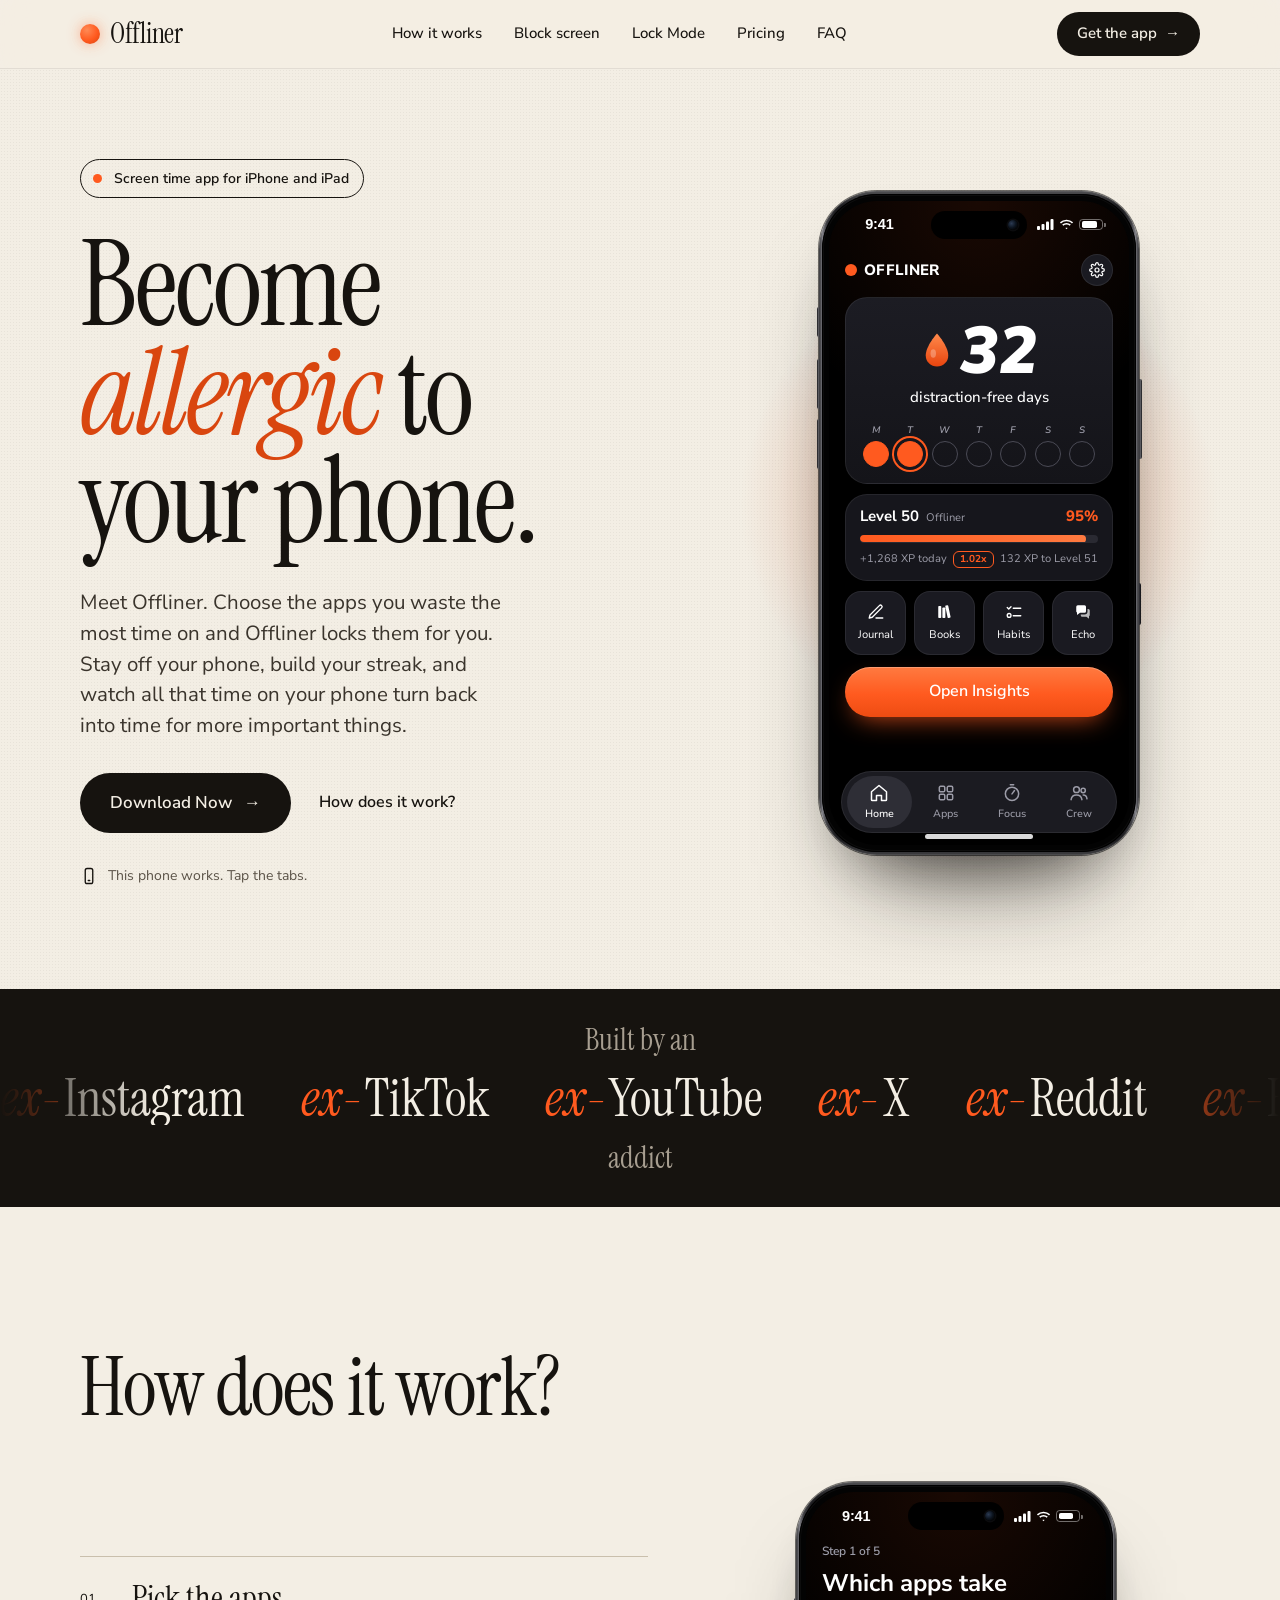
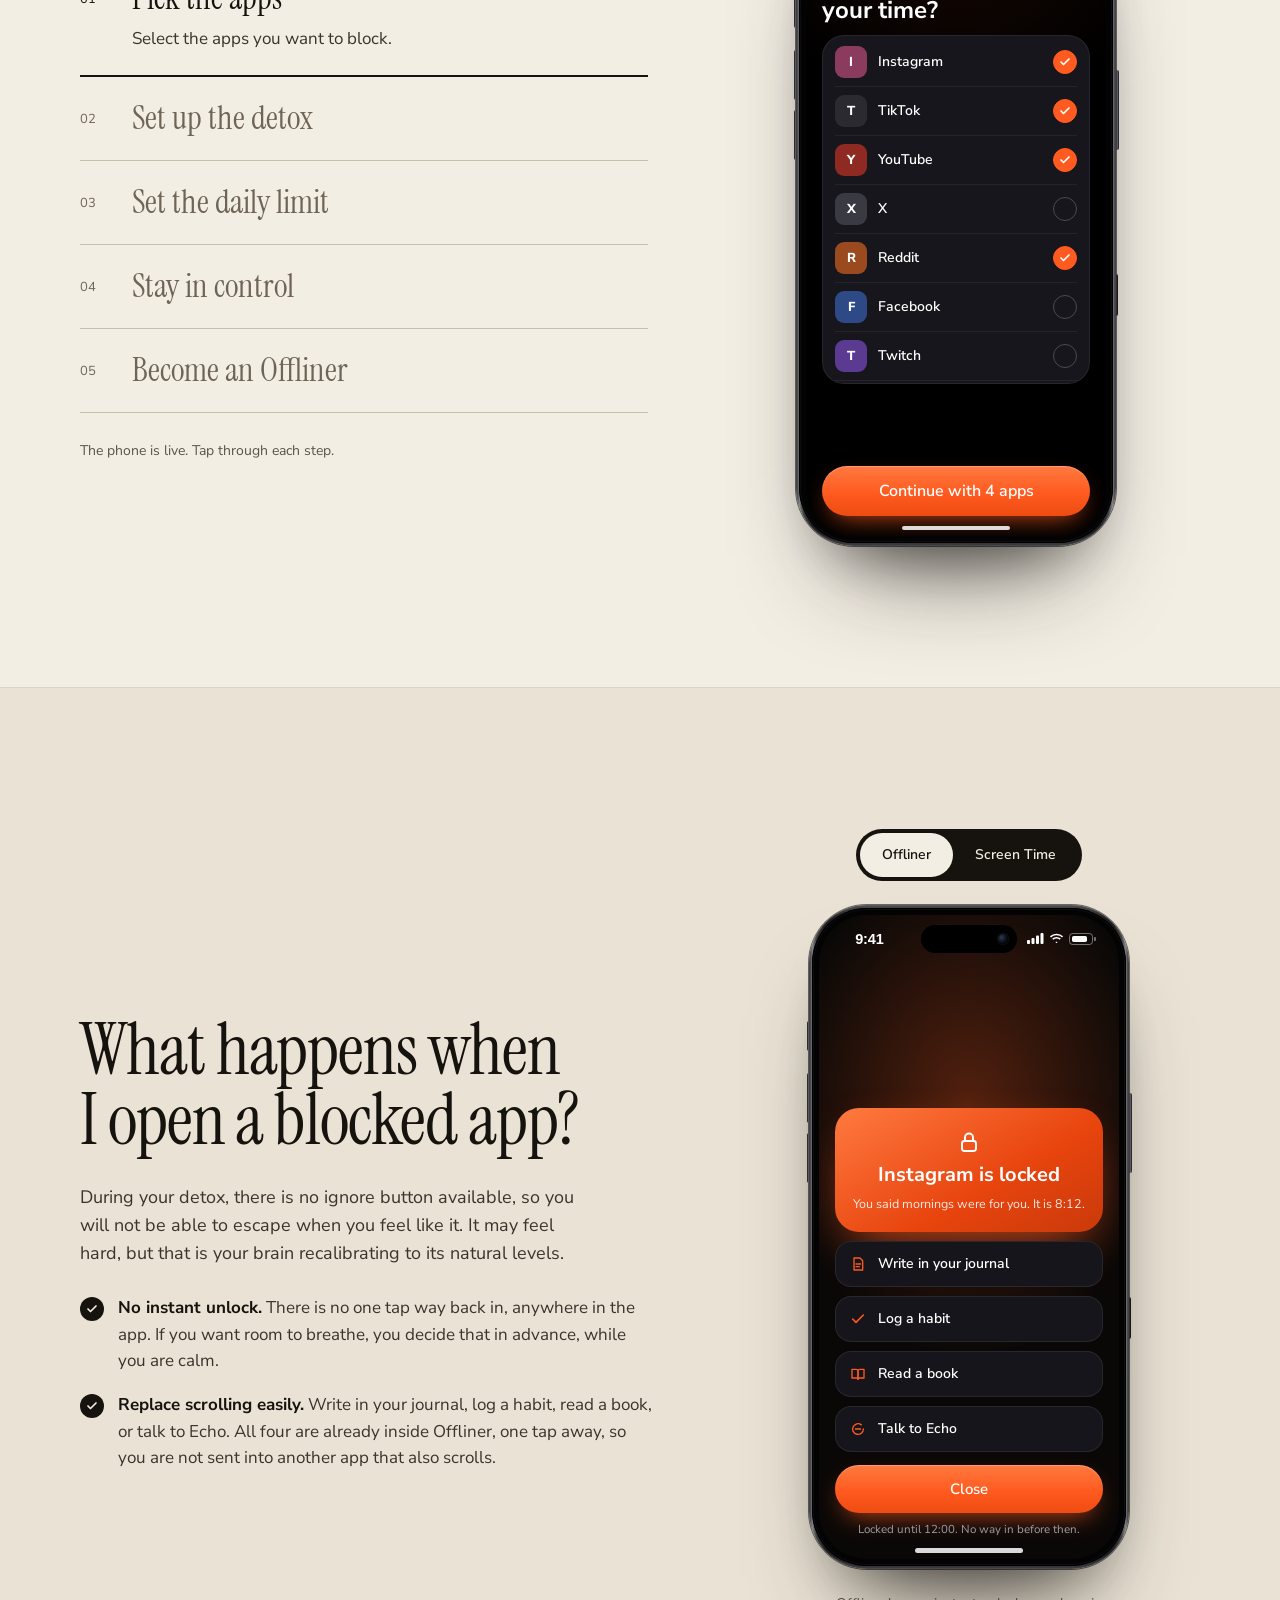
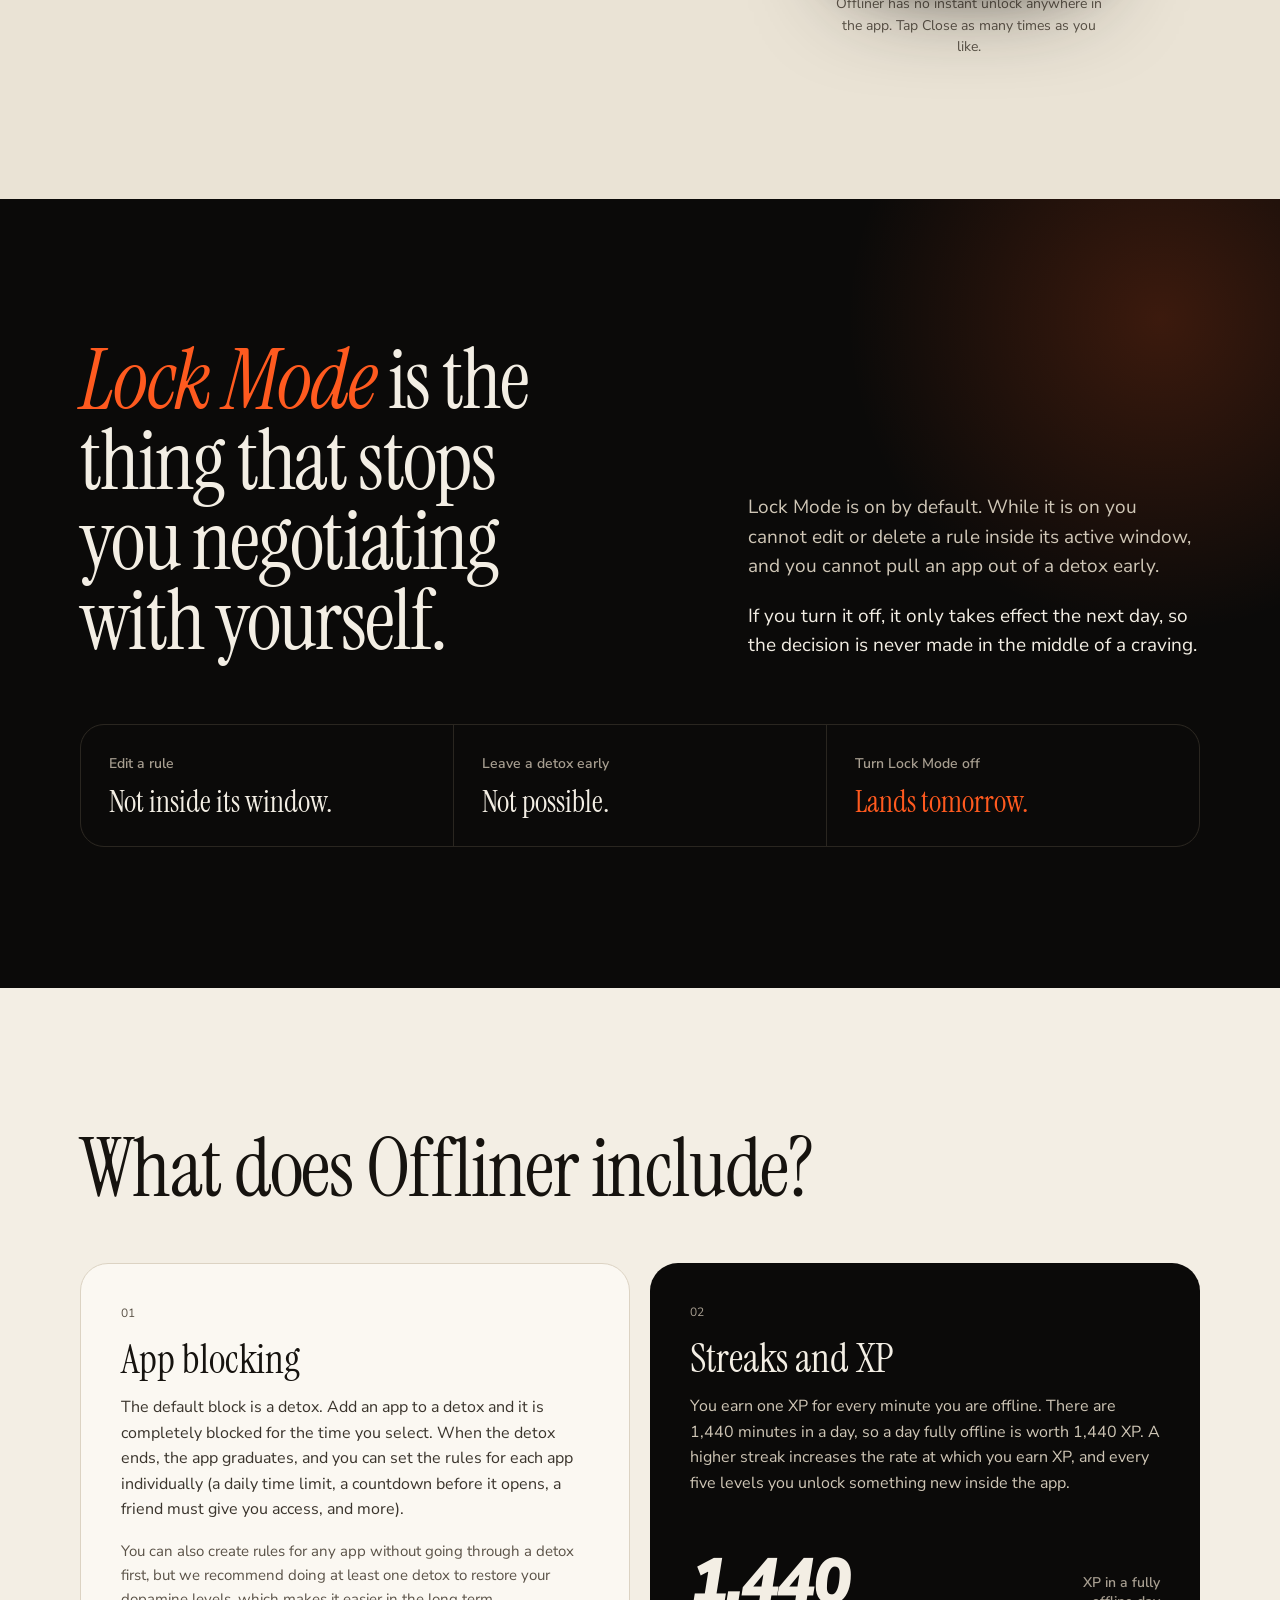
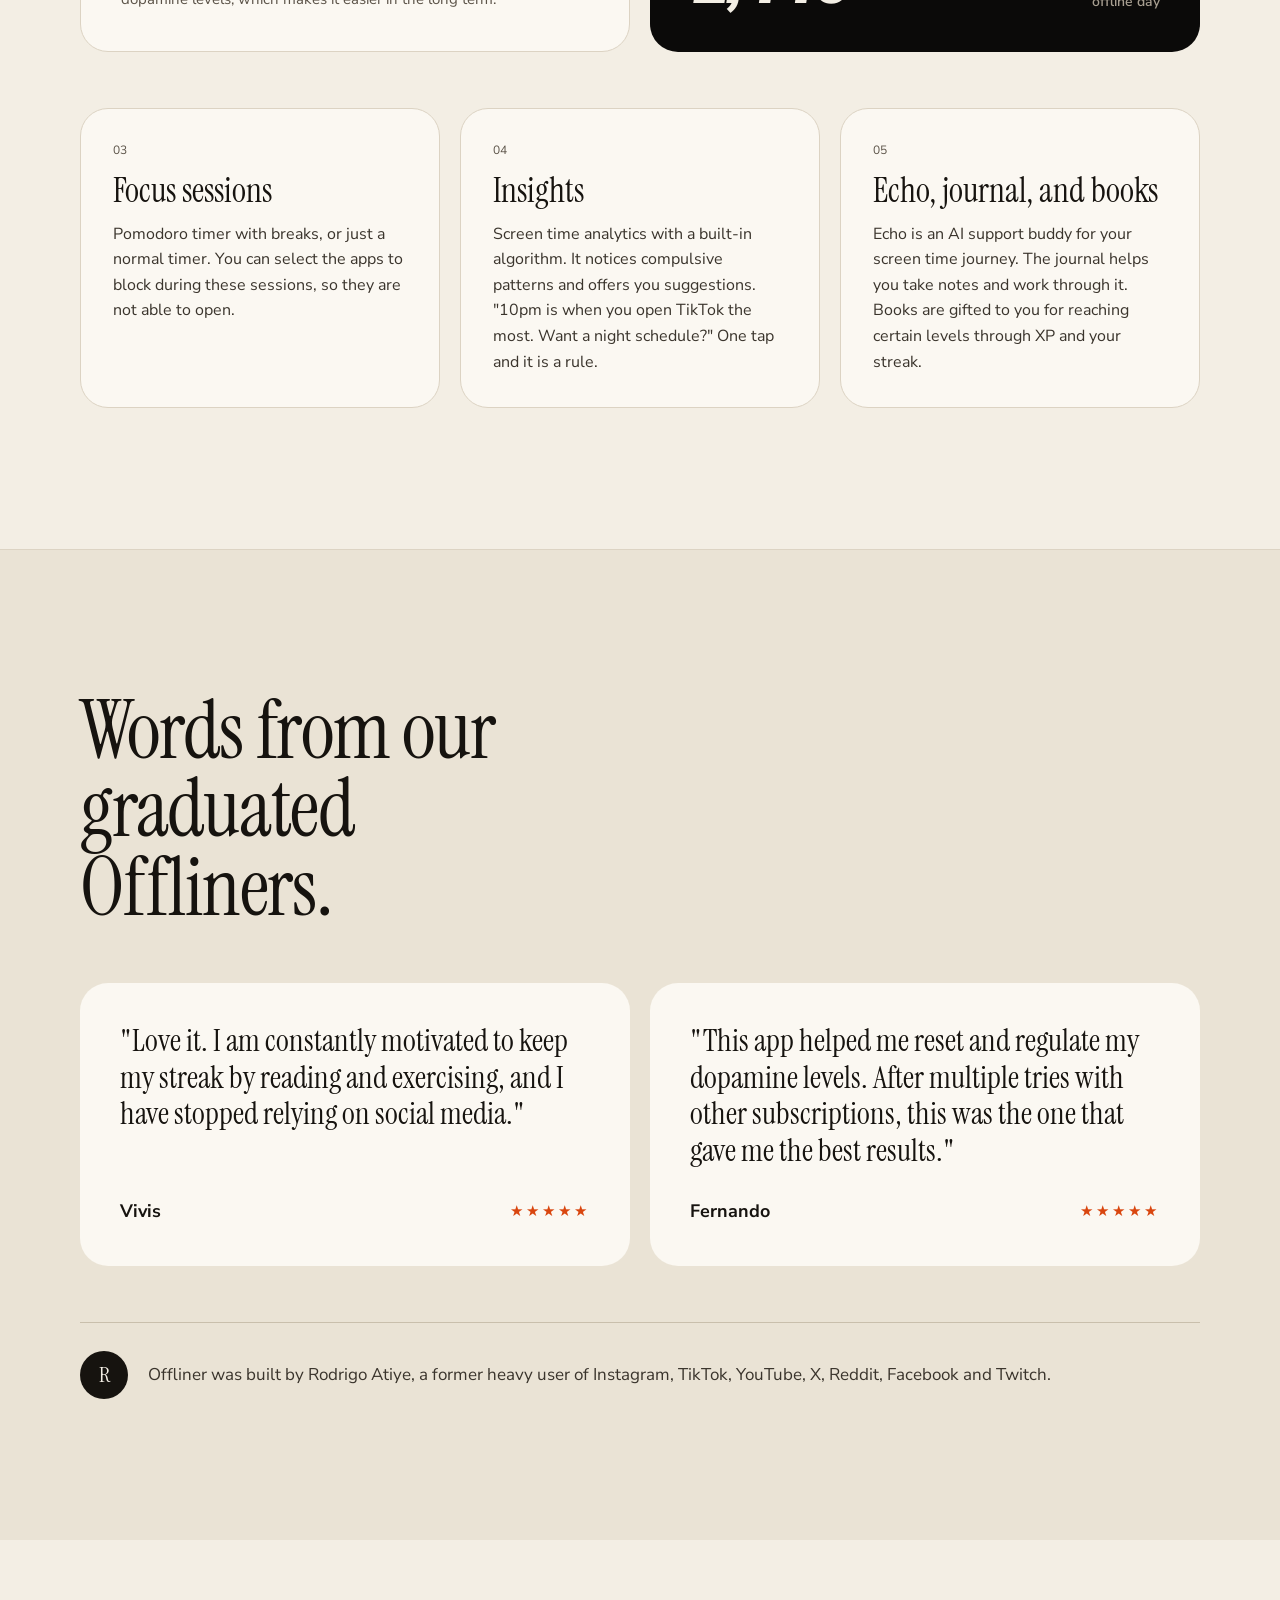
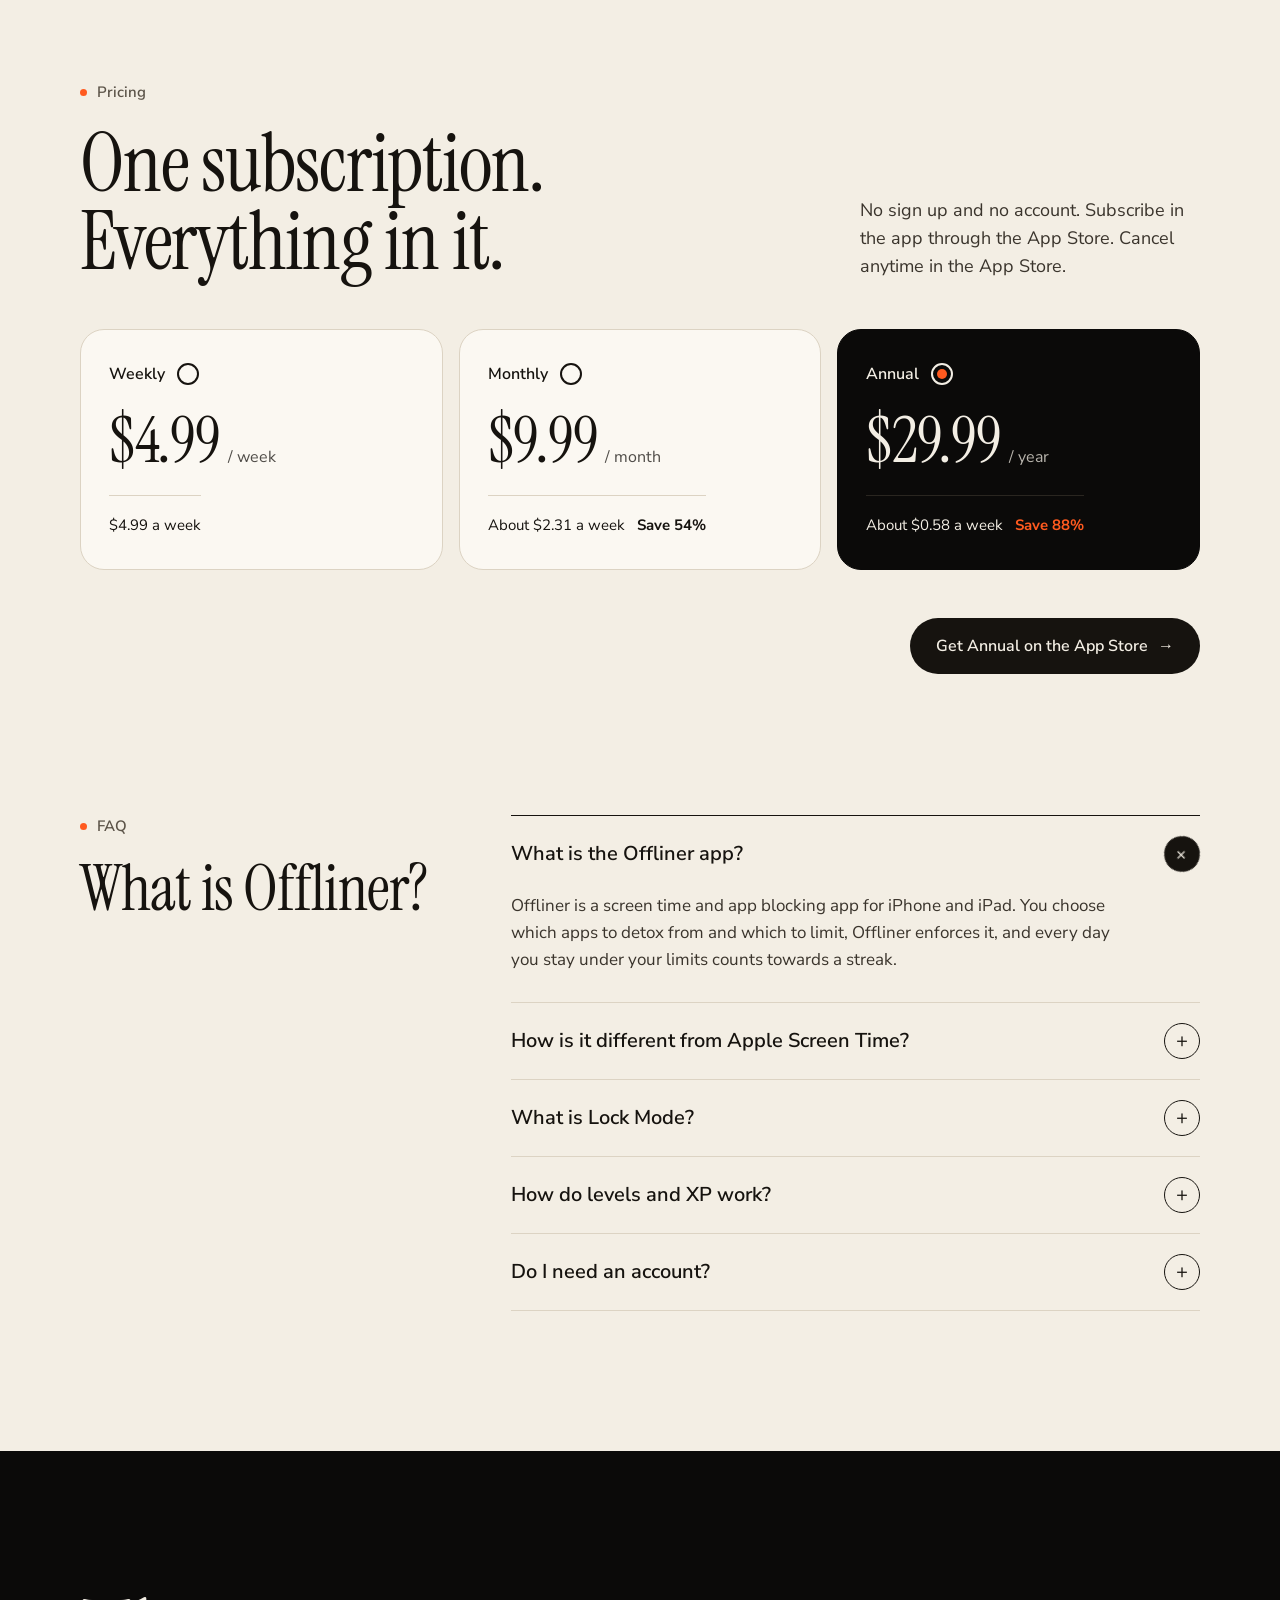
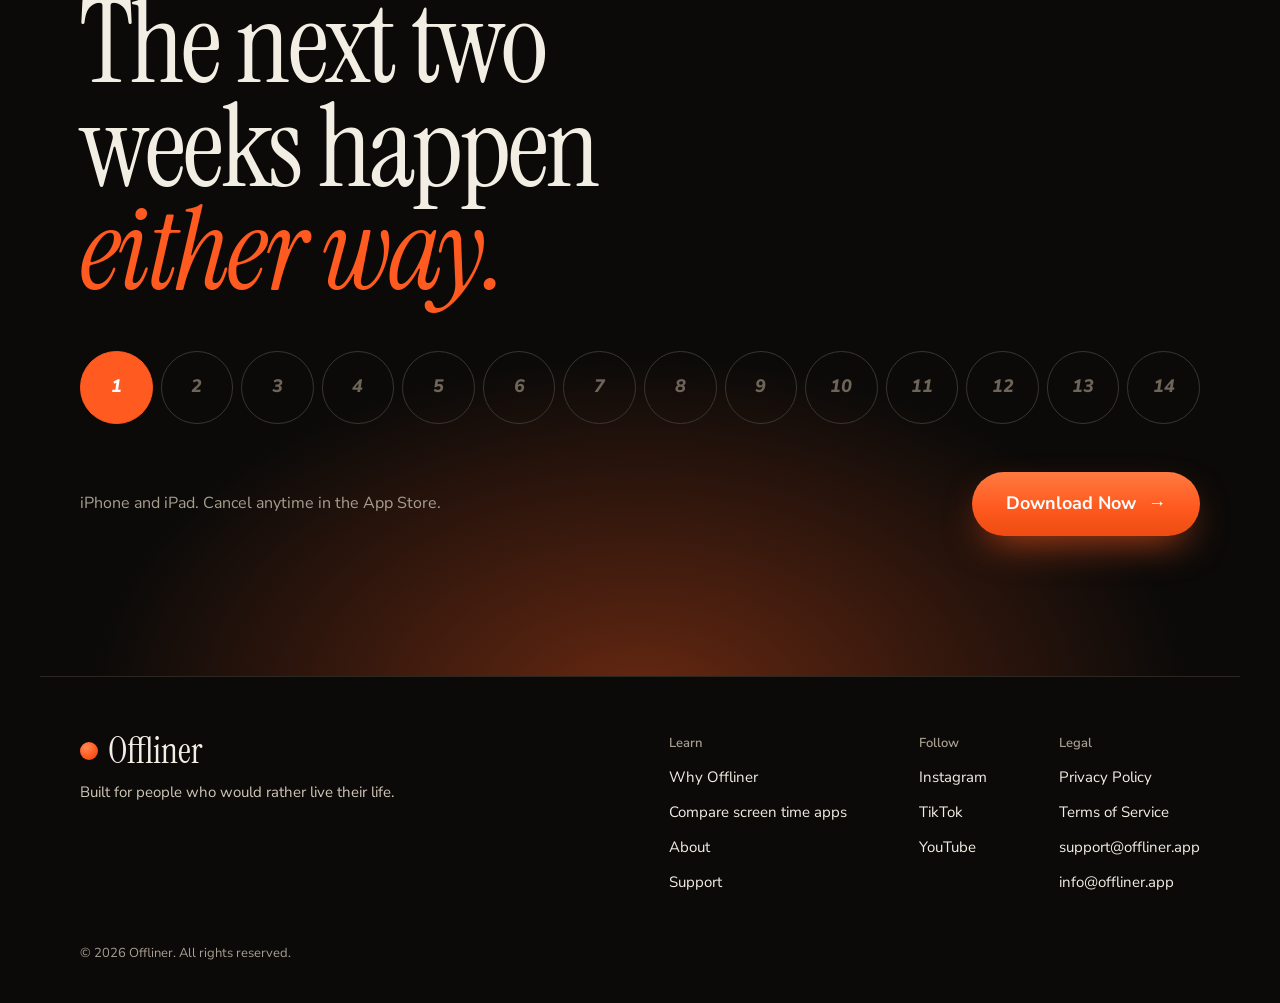
<file: index.html>
<!doctype html>
<html lang="en">
<head>
<meta charset="utf-8">
<meta name="viewport" content="width=device-width, initial-scale=1, viewport-fit=cover">
<title>Offliner: Screen Time App and App Blocker for iPhone</title>
<meta name="description" content="Become allergic to your phone. Offliner locks the apps eating your day, counts every clean day as a streak, and pays you XP for every minute you stay offline.">
<link rel="canonical" href="https://offliner.app/">
<meta name="theme-color" content="#F3EEE4">
<meta name="robots" content="index, follow, max-image-preview:large, max-snippet:-1, max-video-preview:-1">
<meta name="author" content="Rodrigo Atiye">
<meta name="apple-itunes-app" content="app-id=6758021299">

<meta property="og:type" content="website">
<meta property="og:site_name" content="Offliner">
<meta property="og:locale" content="en_US">
<meta property="og:url" content="https://offliner.app/">
<meta property="og:title" content="Offliner: Become allergic to your phone.">
<meta property="og:description" content="Lock the apps eating your day. Every clean day builds a streak, and every offline minute earns you XP.">
<meta property="og:image" content="https://offliner.app/assets/img/og-image.png">
<meta property="og:image:width" content="1200">
<meta property="og:image:height" content="630">
<meta property="og:image:alt" content="Offliner, the screen time app for iPhone. Become allergic to your phone.">
<meta name="twitter:card" content="summary_large_image">
<meta name="twitter:title" content="Offliner: Become allergic to your phone.">
<meta name="twitter:description" content="Lock the apps eating your day. Every clean day builds a streak, and every offline minute earns you XP.">
<meta name="twitter:image" content="https://offliner.app/assets/img/og-image.png">

<link rel="icon" type="image/svg+xml" href="/assets/img/favicon.svg">
<link rel="icon" type="image/png" href="/assets/img/favicon.png">
<link rel="apple-touch-icon" href="/assets/img/apple-touch-icon.png">
<link rel="manifest" href="/site.webmanifest">

<link rel="preconnect" href="https://fonts.googleapis.com">
<link rel="preconnect" href="https://fonts.gstatic.com" crossorigin>
<link rel="stylesheet" href="https://fonts.googleapis.com/css2?family=Instrument+Serif:ital@0;1&amp;family=Nunito+Sans:ital,opsz,wght@0,6..12,400;0,6..12,500;0,6..12,600;0,6..12,700;0,6..12,800;1,6..12,800;1,6..12,900&amp;display=swap">
<link rel="stylesheet" href="/home/home.css?v=2">

<script type="application/ld+json">
[
  {
    "@context": "https://schema.org",
    "@type": "Organization",
    "@id": "https://offliner.app/#organization",
    "name": "Offliner",
    "alternateName": [
      "Offliner App",
      "Offliner Screen Time"
    ],
    "url": "https://offliner.app/",
    "logo": {
      "@type": "ImageObject",
      "url": "https://offliner.app/assets/img/logo.png",
      "width": 512,
      "height": 512
    },
    "description": "Offliner is a screen time and app blocking app for iPhone that locks the apps eating your day and turns every offline minute into progress.",
    "founder": {
      "@type": "Person",
      "@id": "https://offliner.app/about.html#rodrigo",
      "name": "Rodrigo Atiye"
    },
    "sameAs": [
      "https://www.instagram.com/offlinerapp",
      "https://www.tiktok.com/@offlinerapp",
      "https://www.youtube.com/@OfflinerApp",
      "https://apps.apple.com/app/id6758021299"
    ],
    "contactPoint": [
      {
        "@type": "ContactPoint",
        "contactType": "customer support",
        "email": "support@offliner.app",
        "availableLanguage": [
          "English"
        ]
      },
      {
        "@type": "ContactPoint",
        "contactType": "sales",
        "email": "info@offliner.app",
        "availableLanguage": [
          "English"
        ]
      }
    ]
  },
  {
    "@context": "https://schema.org",
    "@type": "WebSite",
    "@id": "https://offliner.app/#website",
    "url": "https://offliner.app/",
    "name": "Offliner",
    "alternateName": "Offliner App",
    "description": "Become allergic to your phone.",
    "publisher": {
      "@id": "https://offliner.app/#organization"
    },
    "inLanguage": "en-US"
  },
  {
    "@context": "https://schema.org",
    "@type": "MobileApplication",
    "@id": "https://offliner.app/#app",
    "name": "Offliner",
    "alternateName": "Offliner: Screen Time and App Blocker",
    "operatingSystem": "iOS 17.0 or later",
    "applicationCategory": "HealthApplication",
    "applicationSubCategory": "Screen Time and App Blocker",
    "url": "https://offliner.app/",
    "downloadUrl": "https://apps.apple.com/app/id6758021299",
    "installUrl": "https://apps.apple.com/app/id6758021299",
    "screenshot": "https://offliner.app/assets/img/screens/home.png",
    "softwareVersion": "1.6.3",
    "author": {
      "@id": "https://offliner.app/#organization"
    },
    "publisher": {
      "@id": "https://offliner.app/#organization"
    },
    "description": "Offliner locks the apps that eat your day. You pick what to detox from and what to limit, Lock Mode stops you loosening your own rules in the moment, and every day you stay under your limits builds a streak that raises your XP multiplier.",
    "featureList": [
      "Detox from an app completely for up to 30 days",
      "Daily time and pickup limits per app",
      "Lock Mode, so you cannot loosen your rules in the moment",
      "Distraction free day streak with an XP multiplier",
      "Levels and XP earned only from time spent offline",
      "Focus sessions with timer and pomodoro",
      "Scheduled rules for work hours, bedtime and weekends",
      "Insights with one tap recommendations",
      "Journal, habits, books and Echo, the built in guide",
      "On device, no account required"
    ],
    "aggregateRating": {
      "@type": "AggregateRating",
      "ratingValue": "5",
      "bestRating": "5",
      "ratingCount": "2"
    },
    "offers": [
      {
        "@type": "Offer",
        "name": "Weekly",
        "price": "4.99",
        "priceCurrency": "USD",
        "category": "subscription"
      },
      {
        "@type": "Offer",
        "name": "Monthly",
        "price": "9.99",
        "priceCurrency": "USD",
        "category": "subscription"
      },
      {
        "@type": "Offer",
        "name": "Annual",
        "price": "29.99",
        "priceCurrency": "USD",
        "category": "subscription"
      }
    ]
  },
  {
    "@context": "https://schema.org",
    "@type": "WebPage",
    "@id": "https://offliner.app/#webpage",
    "url": "https://offliner.app/",
    "name": "Offliner: Screen Time App and App Blocker for iPhone",
    "isPartOf": {
      "@id": "https://offliner.app/#website"
    },
    "about": {
      "@id": "https://offliner.app/#app"
    },
    "primaryImageOfPage": "https://offliner.app/assets/img/og-image.png",
    "inLanguage": "en-US"
  },
  {
    "@context": "https://schema.org",
    "@type": "FAQPage",
    "@id": "https://offliner.app/#faq",
    "mainEntity": [
      {
        "@type": "Question",
        "name": "What is the Offliner app?",
        "acceptedAnswer": {
          "@type": "Answer",
          "text": "Offliner is a screen time and app blocking app for iPhone and iPad. You choose which apps to detox from and which to limit, Offliner enforces it, and every day you stay under your limits counts towards a streak."
        }
      },
      {
        "@type": "Question",
        "name": "How is Offliner different from Apple Screen Time?",
        "acceptedAnswer": {
          "@type": "Answer",
          "text": "Screen Time puts an \"Ignore Limit\" button on every block screen. It takes about a second and a half to tap, and once you have tapped it once, you will tap it every time. Offliner has no instant unlock anywhere in the app, and Lock Mode means you cannot quietly loosen a rule in the moment you crave. Turn it off and the change only lands tomorrow, when you are calm again. Then it does the part Screen Time does not attempt at all. Blocking an app leaves a gap, and a gap with nothing in it sends you to the next app on the home screen. So the block screen hands you four things that are already inside Offliner: a library of books to read, a journal to work out what set the craving off, your habits to log, and Echo, which is there at 3am when the craving is. You replace the scroll rather than just losing it. Screen Time gives you a chart at the end of the week. This gives you something to lose."
        }
      },
      {
        "@type": "Question",
        "name": "What is Lock Mode?",
        "acceptedAnswer": {
          "@type": "Answer",
          "text": "It is the thing that stops you negotiating with yourself. Lock Mode is on by default. While it is on you cannot edit or delete a rule inside its active window, and you cannot pull an app out of a detox early. If you turn it off, it only takes effect the next day, so the decision is never made in the middle of a craving."
        }
      },
      {
        "@type": "Question",
        "name": "How do levels and XP work in Offliner?",
        "acceptedAnswer": {
          "@type": "Answer",
          "text": "You earn one point for every minute you are not in a distracting app. A day is 1,440 minutes, so a fully offline day is worth 1,440 points before your streak multiplier. Nothing else pays, including opening Offliner itself. Higher levels take more, and every five levels unlocks something new inside the app."
        }
      },
      {
        "@type": "Question",
        "name": "Does Offliner need an account?",
        "acceptedAnswer": {
          "@type": "Answer",
          "text": "Offliner is available on the App Store with a subscription for the full feature set. No sign up and no account. Everything is worked out on your phone and stays there, and Apple hides app names from developers, so nobody here can see which apps you picked."
        }
      }
    ]
  }
]
</script>
</head>
<body>
<div id="app" v-cloak>
<div style="background: #F3EEE4; color: #16130F; font-family: 'Avenir Next', 'Avenir', 'Nunito Sans', 'Helvetica Neue', sans-serif; font-size: 18px; line-height: 1.55; overflow-x: hidden">

<!-- ================= NAV ================= -->
<header style="position: sticky; top: 0; z-index: 50; background: rgba(243,238,228,0.84); backdrop-filter: saturate(160%) blur(14px); -webkit-backdrop-filter: saturate(160%) blur(14px); border-bottom: 1px solid rgba(22,19,15,0.08)">
<nav aria-label="Primary" style="max-width: 1200px; margin: 0 auto; padding: 0 clamp(20px, 4vw, 40px); height: 68px; display: flex; align-items: center; justify-content: space-between; gap: 24px">
<a href="#top" style="display: flex; align-items: center; gap: 10px; text-decoration: none; color: #16130F">
<span style="width: 20px; height: 20px; border-radius: 50%; background: radial-gradient(circle at 35% 30%, #FF8A55, #FF5A1F 55%, #D9430E); box-shadow: 0 0 14px rgba(255,90,31,.45)"></span>
<span style="font-family: 'Instrument Serif', Georgia, serif; font-size: 28px; letter-spacing: -0.01em; line-height: 1">Offliner</span>
</a>
<div class="navlinks" style="display: flex; align-items: center; gap: 32px; font-size: 15px; font-weight: 500">
<a class="lnk" href="#how" style="color: #16130F">How it works</a>
<a class="lnk" href="#blocked" style="color: #16130F">Block screen</a>
<a class="lnk" href="#lock" style="color: #16130F">Lock Mode</a>
<a class="lnk" href="#pricing" style="color: #16130F">Pricing</a>
<a class="lnk" href="#faq" style="color: #16130F">FAQ</a>
</div>
<a class="cta" href="https://apps.apple.com/app/id6758021299" style="display: inline-flex; align-items: center; gap: 8px; height: 44px; padding: 0 20px; border-radius: 999px; background: #16130F; color: #F3EEE4; text-decoration: none; font-size: 15px; font-weight: 600">Get the app <span class="arr">→</span></a>
</nav>
</header>

<main>
<!-- ================= HERO ================= -->
<section id="top" class="grain" style="position: relative">
<div style="max-width: 1200px; margin: 0 auto; padding: clamp(56px, 7vw, 96px) clamp(20px, 4vw, 40px) clamp(64px, 8vw, 104px); display: flex; flex-wrap: wrap; align-items: center; gap: clamp(48px, 6vw, 88px)">

<div style="flex: 1 1 520px; min-width: 0; display: flex; flex-direction: column; gap: 32px">
<div class="r1" style="display: inline-flex; align-self: flex-start; align-items: center; gap: 12px; padding: 8px 14px 8px 12px; border: 1px solid #16130F; border-radius: 999px; font-family: 'Avenir Next', 'Avenir', 'Nunito Sans', 'Helvetica Neue', sans-serif; font-size: 14px; font-weight: 600">
<span class="lamp" style="width: 9px; height: 9px; border-radius: 50%; background: #FF5A1F"></span>
Screen time app for iPhone and iPad
</div>
<h1 class="r2" style="margin: 0; font-family: 'Instrument Serif', Georgia, serif; font-weight: 400; font-size: clamp(64px, 9.4vw, 136px); line-height: 0.9; letter-spacing: -0.025em; text-wrap: balance">Become <em style="font-style: italic; color: #D9460F">allergic</em> to your phone.</h1>
<p class="r3" style="margin: 0; max-width: 36ch; font-size: clamp(19px, 1.6vw, 22px); line-height: 1.5; color: #3A342C; text-wrap: pretty">Meet Offliner. Choose the apps you waste the most time on and Offliner locks them for you. Stay off your phone, build your streak, and watch all that time on your phone turn back into time for more important things.</p>
<div class="r3" style="display: flex; flex-wrap: wrap; align-items: center; gap: 16px 28px">
<a class="cta" href="https://apps.apple.com/app/id6758021299" style="display: inline-flex; align-items: center; gap: 12px; height: 60px; padding: 0 30px; border-radius: 999px; background: #16130F; color: #F3EEE4; text-decoration: none; font-size: 17px; font-weight: 600">Download Now <span class="arr">→</span></a>
<a class="lnk" href="#how" style="font-size: 16px; font-weight: 600; color: #16130F; text-decoration: none">How does it work?</a>
</div>
<p class="r3" style="margin: 0; font-size: 14px; color: #5B5348; display: flex; align-items: center; gap: 10px">
<svg width="18" height="18" viewBox="0 0 24 24" fill="none" stroke="#16130F" stroke-width="1.8" stroke-linecap="round" stroke-linejoin="round" aria-hidden="true"><rect x="7" y="2" width="10" height="20" rx="2.5"/><path d="M11 18h2"/></svg>
This phone works. Tap the tabs.
</p>
</div>

<!-- HERO PHONE: Offliner app, interactive -->
<div class="r4" style="flex: 1 1 360px; min-width: 0; display: flex; justify-content: center; position: relative">
<div class="glow" style="position: absolute; top: 8%; left: 50%; width: 520px; height: 520px; transform: translateX(-50%); border-radius: 50%; background: radial-gradient(circle, rgba(255,90,31,.32), rgba(255,90,31,0) 65%); pointer-events: none"></div>
<div class="ph"><span class="hw hw-action" aria-hidden="true"></span><span class="hw hw-volup" aria-hidden="true"></span><span class="hw hw-voldn" aria-hidden="true"></span><span class="hw hw-power" aria-hidden="true"></span><span class="hw hw-cam" aria-hidden="true"></span>
<div class="bez"><div class="scr">
<div class="isl"><i></i></div><div class="sb" aria-hidden="true"><span class="sb-time">9:41</span><span class="sb-r"><svg width="17" height="11" viewBox="0 0 17 11"><rect x="0" y="7" width="3" height="4" rx="1"/><rect x="4.5" y="5" width="3" height="6" rx="1"/><rect x="9" y="2.5" width="3" height="8.5" rx="1"/><rect x="13.5" y="0" width="3" height="11" rx="1"/></svg><svg width="15" height="11" viewBox="0 0 15 11"><path d="M7.5 2.3c2.1 0 4 .8 5.5 2.1l1.1-1.1A9.4 9.4 0 0 0 7.5.7 9.4 9.4 0 0 0 .9 3.3L2 4.4a7.8 7.8 0 0 1 5.5-2.1zm0 3.2c1.2 0 2.3.4 3.2 1.2l1.1-1.1a6.3 6.3 0 0 0-8.6 0l1.1 1.1c.9-.8 2-1.2 3.2-1.2zm0 3.2c.4 0 .8.2 1.1.4L7.5 10.3 6.4 9.1c.3-.2.7-.4 1.1-.4z"/></svg><span class="sb-bat"><span class="sb-bat-lvl"></span></span></span></div>
<div class="amb"></div>

<!-- HOME -->
<template v-if="hHome">
<div class="pad fade">
<div style="display: flex; align-items: center; justify-content: space-between; height: 34px">
<span style="display: flex; align-items: center; gap: 7px; font-weight: 800; font-size: 15px; letter-spacing: .02em"><span style="width: 12px; height: 12px; border-radius: 50%; background: #FF5A1F"></span>OFFLINER</span>
<span style="width: 32px; height: 32px; border-radius: 50%; background: #1A1A21; border: 1px solid rgba(255,255,255,.08); display: flex; align-items: center; justify-content: center"><svg width="16" height="16" viewBox="0 0 24 24" fill="none" stroke="#FFFFFF" stroke-width="1.8" stroke-linecap="round" stroke-linejoin="round" aria-hidden="true"><circle cx="12" cy="12" r="3"/><path d="M19.4 15a1.7 1.7 0 0 0 .3 1.8l.1.1a2 2 0 1 1-2.8 2.8l-.1-.1a1.7 1.7 0 0 0-1.8-.3 1.7 1.7 0 0 0-1 1.5V21a2 2 0 1 1-4 0v-.1a1.7 1.7 0 0 0-1.1-1.5 1.7 1.7 0 0 0-1.8.3l-.1.1a2 2 0 1 1-2.8-2.8l.1-.1a1.7 1.7 0 0 0 .3-1.8 1.7 1.7 0 0 0-1.5-1H3a2 2 0 1 1 0-4h.1a1.7 1.7 0 0 0 1.5-1.1 1.7 1.7 0 0 0-.3-1.8l-.1-.1a2 2 0 1 1 2.8-2.8l.1.1a1.7 1.7 0 0 0 1.8.3H9a1.7 1.7 0 0 0 1-1.5V3a2 2 0 1 1 4 0v.1a1.7 1.7 0 0 0 1 1.5 1.7 1.7 0 0 0 1.8-.3l.1-.1a2 2 0 1 1 2.8 2.8l-.1.1a1.7 1.7 0 0 0-.3 1.8V9a1.7 1.7 0 0 0 1.5 1H21a2 2 0 1 1 0 4h-.1a1.7 1.7 0 0 0-1.5 1z"/></svg></span>
</div>
<div class="card" style="padding: 20px 16px 16px; display: flex; flex-direction: column; align-items: center; gap: 4px; background: linear-gradient(180deg,#1C1C23,#141419)">
<div style="display: flex; align-items: center; gap: 8px">
<svg width="30" height="38" viewBox="0 0 24 30" aria-hidden="true"><defs><linearGradient id="fl" x1="0" y1="0" x2="0" y2="1"><stop offset="0" stop-color="#FF8A4C"/><stop offset="1" stop-color="#E8440E"/></linearGradient></defs><path d="M12 1C12 1 3 11 3 18.5a9 9 0 0 0 18 0C21 11 12 1 12 1z" fill="url(#fl)"/><ellipse cx="9" cy="17" rx="2.2" ry="3.4" fill="rgba(255,255,255,.28)"/></svg>
<span style="font-size: 66px; font-weight: 900; font-style: italic; line-height: 1; letter-spacing: -0.02em">32</span>
</div>
<span style="font-size: 15px; font-weight: 500">distraction-free days</span>
<div style="width: 100%; display: grid; grid-template-columns: repeat(7, minmax(0, 1fr)); gap: 6px; margin-top: 12px">
<template v-for="(d, $index) in week"><div style="display: flex; flex-direction: column; align-items: center; gap: 5px"><span style="font-size: 9.5px; font-weight: 600; font-style: italic; color: #9C9CA8">[[ d.l ]]</span><span :style="`width: 26px; height: 26px; border-radius: 50%; background: ${d.bg}; border: 1.5px solid ${d.bd}; box-shadow: ${d.sh}`"></span></div></template>
</div>
</div>
<div class="card" style="padding: 12px 14px; display: flex; flex-direction: column; gap: 8px">
<div style="display: flex; align-items: baseline; justify-content: space-between"><span style="display: flex; align-items: baseline; gap: 7px"><span style="font-weight: 700; font-size: 15px">Level 50</span><span class="mut" style="font-size: 11px">Offliner</span></span><span style="color: #FF5A1F; font-weight: 800; font-size: 15px">95%</span></div>
<div style="height: 8px; border-radius: 99px; background: #2A2A32; overflow: hidden"><div style="width: 95%; height: 100%; border-radius: 99px; background: linear-gradient(90deg,#FF5A1F,#FF7A40)"></div></div>
<div style="display: flex; align-items: center; justify-content: space-between; font-size: 11px"><span style="display: flex; align-items: center; gap: 6px" class="mut">+1,268 XP today <span style="padding: 1px 6px; border-radius: 6px; border: 1px solid #FF5A1F; color: #FF5A1F; font-weight: 700; font-size: 10px">1.02x</span></span><span class="mut">132 XP to Level 51</span></div>
</div>
<div style="display: grid; grid-template-columns: repeat(4, minmax(0, 1fr)); gap: 8px">
<button type="button" class="tile press" style="height: 64px; font-size: 11px"><svg width="18" height="18" viewBox="0 0 24 24" fill="none" stroke="#FFFFFF" stroke-width="1.8" stroke-linecap="round" stroke-linejoin="round" aria-hidden="true"><path d="M12 20h9"/><path d="M16.5 3.5a2.1 2.1 0 0 1 3 3L7 19l-4 1 1-4z"/></svg>Journal</button>
<button type="button" class="tile press" style="height: 64px; font-size: 11px"><svg width="18" height="18" viewBox="0 0 24 24" fill="#FFFFFF" aria-hidden="true"><rect x="3" y="4" width="4" height="16" rx="1"/><rect x="8.5" y="6" width="4" height="14" rx="1"/><rect x="14" y="3" width="4" height="17" rx="1" transform="rotate(-12 16 12)"/></svg>Books</button>
<button type="button" class="tile press" style="height: 64px; font-size: 11px"><svg width="18" height="18" viewBox="0 0 24 24" fill="none" stroke="#FFFFFF" stroke-width="1.8" stroke-linecap="round" stroke-linejoin="round" aria-hidden="true"><path d="M3 6l2 2 3-3"/><path d="M11 7h10"/><circle cx="5.5" cy="16.5" r="2.5"/><path d="M11 17h10"/></svg>Habits</button>
<button type="button" class="tile press" style="height: 64px; font-size: 11px"><svg width="18" height="18" viewBox="0 0 24 24" fill="#FFFFFF" aria-hidden="true"><path d="M3 5a2 2 0 0 1 2-2h9a2 2 0 0 1 2 2v6a2 2 0 0 1-2 2H8l-4 3v-3.2A2 2 0 0 1 3 11z"/><path d="M18 8h1a2 2 0 0 1 2 2v6a2 2 0 0 1-1 1.7V21l-3.5-2.6H11a2 2 0 0 1-2-2v-1h5a4 4 0 0 0 4-4z" opacity=".7"/></svg>Echo</button>
</div>
<button type="button" class="obtn press" @click="openInsights" style="height: 50px; font-size: 16px; margin-top: 2px">Open Insights</button>
</div>
</template>

<!-- INSIGHTS -->
<template v-if="hInsights">
<div class="pad fade">
<div style="display: flex; align-items: center; gap: 10px; height: 34px">
<button type="button" @click="goHome" aria-label="Back" class="press" style="width: 32px; height: 32px; border-radius: 50%; background: #1A1A21; border: 1px solid rgba(255,255,255,.08); display: flex; align-items: center; justify-content: center"><svg width="16" height="16" viewBox="0 0 24 24" fill="none" stroke="#FFFFFF" stroke-width="2" stroke-linecap="round" stroke-linejoin="round" aria-hidden="true"><path d="M15 18l-6-6 6-6"/></svg></button>
<span style="font-weight: 700; font-size: 20px">Insights</span>
</div>
<div class="card" style="padding: 14px; display: flex; flex-direction: column; gap: 10px">
<div style="display: flex; justify-content: space-between; align-items: baseline"><span class="mut" style="font-size: 12px">Today</span><span style="font-weight: 800; font-size: 22px; font-style: italic">1h 48m</span></div>
<div style="display: flex; align-items: flex-end; gap: 4px; height: 96px">
<template v-for="(b, $index) in hourBars"><span :style="`flex: 1; height: ${b.h}; border-radius: 3px; background: ${b.c}`"></span></template>
</div>
<div class="mut" style="display: flex; justify-content: space-between; font-size: 10px"><span>6am</span><span>12pm</span><span>6pm</span><span>12am</span></div>
</div>
<div class="card" style="padding: 14px; display: flex; flex-direction: column; gap: 12px; border-color: rgba(255,90,31,.35)">
<span style="font-size: 14px; line-height: 1.4">10pm is when you open TikTok the most. Want a night schedule?</span>
<template v-if="ruleOff"><button type="button" @click="addRule" class="obtn press" style="height: 42px; font-size: 14px">Make it a rule</button></template>
<template v-if="ruleOn"><div class="fade" style="height: 42px; border-radius: 999px; background: #1F1F27; display: flex; align-items: center; justify-content: center; gap: 8px; font-size: 13px; font-weight: 600"><svg width="14" height="14" viewBox="0 0 24 24" fill="none" stroke="#FF5A1F" stroke-width="2.6" stroke-linecap="round" stroke-linejoin="round" aria-hidden="true"><path d="M20 6 9 17l-5-5"/></svg>TikTok blocked from 10pm</div></template>
</div>
<div style="display: grid; grid-template-columns: repeat(2, minmax(0, 1fr)); gap: 8px">
<div class="card" style="padding: 12px; display: flex; flex-direction: column; gap: 2px"><span style="font-weight: 800; font-size: 18px">34</span><span class="mut" style="font-size: 11px">pickups today</span></div>
<div class="card" style="padding: 12px; display: flex; flex-direction: column; gap: 2px"><span style="font-weight: 800; font-size: 18px">-41%</span><span class="mut" style="font-size: 11px">vs last week</span></div>
</div>
</div>
</template>

<!-- APPS -->
<template v-if="hApps">
<div class="pad fade">
<div style="display: flex; align-items: center; justify-content: space-between; height: 34px"><span style="font-weight: 700; font-size: 24px">Apps</span><span style="width: 32px; height: 32px; border-radius: 50%; background: #FF5A1F; display: flex; align-items: center; justify-content: center"><svg width="16" height="16" viewBox="0 0 24 24" fill="none" stroke="#FFFFFF" stroke-width="2.4" stroke-linecap="round" aria-hidden="true"><path d="M12 5v14M5 12h14"/></svg></span></div>
<div role="tablist" aria-label="App groups" style="display: flex; padding: 3px; border-radius: 12px; background: #1A1A21; border: 1px solid rgba(255,255,255,.07)">
<template v-for="(g, $index) in appSegs"><button type="button" role="tab" :aria-selected="g.on" @click="g.pick" :style="`flex: 1; height: 32px; border: 0; border-radius: 9px; background: ${g.bg}; color: #FFFFFF; font-size: 13px; font-weight: 600`">[[ g.t ]]</button></template>
</div>
<div class="card" style="padding: 4px 12px; display: flex; flex-direction: column">
<template v-for="(a, $index) in appRows">
<div style="display: flex; align-items: center; gap: 11px; padding: 11px 0; border-bottom: 1px solid rgba(255,255,255,.06)">
<span :style="`width: 34px; height: 34px; border-radius: 9px; background: ${a.tile}; display: flex; align-items: center; justify-content: center; font-weight: 800; font-size: 14px`">[[ a.i ]]</span>
<span style="flex: 1; display: flex; flex-direction: column; gap: 1px"><span style="font-weight: 600; font-size: 14px">[[ a.n ]]</span><span class="mut" style="font-size: 11.5px">[[ a.s ]]</span></span>
<svg width="14" height="14" viewBox="0 0 24 24" fill="none" :stroke="a.ic" stroke-width="2" stroke-linecap="round" stroke-linejoin="round" aria-hidden="true"><rect x="5" y="11" width="14" height="10" rx="2"/><path d="M8 11V7a4 4 0 0 1 8 0v4"/></svg>
</div>
</template>
</div>
<div class="card" style="padding: 12px 14px; display: flex; align-items: center; justify-content: space-between"><span style="display: flex; flex-direction: column"><span style="font-weight: 600; font-size: 14px">Lock Mode</span><span class="mut" style="font-size: 11.5px">Rules can't change until tomorrow</span></span><span class="tgl" style="background: #FF5A1F; justify-content: flex-end"><span class="knob"></span></span></div>
</div>
</template>

<!-- FOCUS -->
<template v-if="hFocus">
<div class="pad fade" style="align-items: center">
<div style="align-self: stretch; height: 34px; display: flex; align-items: center"><span style="font-weight: 700; font-size: 24px">Focus</span></div>
<div style="display: flex; gap: 8px">
<template v-for="(m, $index) in focusModes"><button type="button" @click="m.pick" :class="m.cls" style="height: 32px; padding: 0 14px; font-size: 12.5px">[[ m.t ]]</button></template>
</div>
<div :style="`position: relative; width: 220px; height: 220px; margin-top: 10px; border-radius: 50%; background: conic-gradient(#FF5A1F 0deg ${focusDeg}, #22222A ${focusDeg} 360deg); display: flex; align-items: center; justify-content: center`">
<div style="width: 198px; height: 198px; border-radius: 50%; background: #000; display: flex; flex-direction: column; align-items: center; justify-content: center; gap: 2px">
<span style="font-size: 52px; font-weight: 800; font-style: italic; letter-spacing: -0.02em; font-variant-numeric: tabular-nums">[[ focusClock ]]</span>
<span class="mut" style="font-size: 12px">[[ focusSub ]]</span>
</div>
</div>
<div style="display: flex; gap: 8px">
<template v-for="(f, $index) in focusLens"><button type="button" @click="f.pick" :class="f.cls" style="height: 30px; padding: 0 12px; font-size: 12px">[[ f.t ]]</button></template>
</div>
<span class="mut" style="font-size: 12px">Instagram, TikTok, YouTube, Reddit blocked</span>
<button type="button" @click="toggleFocus" class="obtn press" style="align-self: stretch; height: 50px; font-size: 16px; margin-top: auto">[[ focusBtn ]]</button>
</div>
</template>

<!-- CREW -->
<template v-if="hCrew">
<div class="pad fade">
<div style="height: 34px; display: flex; align-items: center"><span style="font-weight: 700; font-size: 24px">Crew</span></div>
<div class="card" style="padding: 18px 16px; display: flex; flex-direction: column; align-items: center; gap: 10px; text-align: center">
<div style="display: flex"><span style="width: 44px; height: 44px; border-radius: 50%; background: #2A2A32; border: 2px solid #16161C; display: flex; align-items: center; justify-content: center; font-weight: 800">R</span><span style="width: 44px; height: 44px; border-radius: 50%; background: #FF5A1F; border: 2px solid #16161C; margin-left: -12px; display: flex; align-items: center; justify-content: center"><svg width="18" height="18" viewBox="0 0 24 24" fill="none" stroke="#FFFFFF" stroke-width="2.4" stroke-linecap="round" aria-hidden="true"><path d="M12 5v14M5 12h14"/></svg></span></div>
<span style="font-weight: 700; font-size: 16px">Add a friend</span>
<span class="mut" style="font-size: 12.5px; line-height: 1.4">A friend can hold access to an app. You ask, they decide.</span>
</div>
<div class="card" style="padding: 4px 14px">
<div style="display: flex; align-items: center; justify-content: space-between; padding: 12px 0; border-bottom: 1px solid rgba(255,255,255,.06)"><span style="font-size: 14px">TikTok</span><span class="mut" style="font-size: 12px">Friend must give access</span></div>
<div style="display: flex; align-items: center; justify-content: space-between; padding: 12px 0"><span style="font-size: 14px">X</span><span class="mut" style="font-size: 12px">Friend must give access</span></div>
</div>
<button type="button" class="obtn press" style="height: 50px; font-size: 16px; margin-top: auto">Invite</button>
</div>
</template>

<nav class="tabbar" aria-label="App tabs">
<template v-for="(t, $index) in tabs">
<button type="button" @click="t.pick" :class="t.cls" :aria-current="t.cur">
<template v-if="t.isHome"><svg width="20" height="20" viewBox="0 0 24 24" fill="none" stroke="currentColor" stroke-width="1.8" stroke-linecap="round" stroke-linejoin="round" aria-hidden="true"><path d="M3 10.5 12 3l9 7.5V20a1 1 0 0 1-1 1h-5v-6h-6v6H4a1 1 0 0 1-1-1z"/></svg></template>
<template v-if="t.isApps"><svg width="20" height="20" viewBox="0 0 24 24" fill="none" stroke="currentColor" stroke-width="1.8" aria-hidden="true"><rect x="4" y="4" width="6.5" height="6.5" rx="1.5"/><rect x="13.5" y="4" width="6.5" height="6.5" rx="1.5"/><rect x="4" y="13.5" width="6.5" height="6.5" rx="1.5"/><rect x="13.5" y="13.5" width="6.5" height="6.5" rx="1.5"/></svg></template>
<template v-if="t.isFocus"><svg width="20" height="20" viewBox="0 0 24 24" fill="none" stroke="currentColor" stroke-width="1.8" stroke-linecap="round" aria-hidden="true"><circle cx="12" cy="13" r="8"/><path d="M12 13l3-4M10 2h4"/></svg></template>
<template v-if="t.isCrew"><svg width="20" height="20" viewBox="0 0 24 24" fill="none" stroke="currentColor" stroke-width="1.8" stroke-linecap="round" aria-hidden="true"><circle cx="9" cy="8" r="3.5"/><path d="M2.5 20c.5-3.5 3.2-5.5 6.5-5.5s6 2 6.5 5.5"/><circle cx="17" cy="9" r="2.6"/><path d="M17 14.5c2.5 0 4.2 1.6 4.6 4.5"/></svg></template>
<span>[[ t.t ]]</span>
</button>
</template>
</nav>
<div style="position: absolute; bottom: 6px; left: 50%; transform: translateX(-50%); width: 108px; height: 4.5px; border-radius: 4px; background: rgba(255,255,255,.85); z-index: 11"></div>
</div></div>
</div>
</div>
</div>
</section>

<!-- ================= EX- MARQUEE ================= -->
<div aria-label="Built by an ex-Instagram, ex-TikTok, ex-YouTube, ex-X, ex-Reddit, ex-Facebook, ex-Twitch addict" style="background: #16130F; color: #F3EEE4; padding: 36px 0 34px; overflow: hidden; display: flex; flex-direction: column; align-items: center; gap: 18px">
<span style="font-family: 'Instrument Serif', Georgia, serif; font-size: 30px; line-height: 1; color: #A79E90">Built by an</span>
<div style="width: 100%; overflow: hidden; -webkit-mask-image: linear-gradient(90deg, transparent, #000 12%, #000 88%, transparent); mask-image: linear-gradient(90deg, transparent, #000 12%, #000 88%, transparent)">
<div class="marq" style="display: flex; width: max-content; gap: 56px; font-family: 'Instrument Serif', Georgia, serif; font-size: 52px; line-height: 1; white-space: nowrap">
<template v-for="(m, $index) in marquee"><span style="display: flex; align-items: baseline; gap: 2px"><span style="font-style: italic; color: #FF5A1F">ex-</span><span>[[ m ]]</span></span></template>
</div>
</div>
<span style="font-family: 'Instrument Serif', Georgia, serif; font-size: 30px; line-height: 1; color: #A79E90">addict</span>
</div>

<!-- ================= HOW IT WORKS ================= -->
<section id="how" aria-labelledby="how-h" style="padding: clamp(88px, 11vw, 160px) 0">
<div style="max-width: 1200px; margin: 0 auto; padding: 0 clamp(20px, 4vw, 40px); display: flex; flex-direction: column; gap: 56px">
<div style="display: flex; flex-direction: column; gap: 20px; max-width: 760px">
<h2 id="how-h" style="margin: 0; font-family: 'Instrument Serif', Georgia, serif; font-weight: 400; font-size: clamp(48px, 6.4vw, 92px); line-height: 0.96; letter-spacing: -0.015em">How does it work?</h2>
</div>

<div style="display: flex; flex-wrap: wrap; gap: clamp(32px, 5vw, 80px); align-items: center">
<div role="tablist" aria-label="Steps" style="flex: 1 1 440px; min-width: 0; display: flex; flex-direction: column; border-top: 1px solid #C9BFAC">
<template v-for="(s, $index) in steps">
<button type="button" role="tab" :aria-selected="s.active" @click="s.pick" class="tab" :style="`position: relative; text-align: left; background: transparent; border: 0; border-bottom: 1px solid #C9BFAC; padding: 24px 8px 24px 0; display: flex; gap: 24px; color: ${s.fg}`">
<span style="font-family: 'Avenir Next', 'Avenir', 'Nunito Sans', 'Helvetica Neue', sans-serif; font-size: 13px; padding-top: 8px; min-width: 28px">[[ s.n ]]</span>
<span style="display: flex; flex-direction: column; gap: 10px">
<span style="font-family: 'Instrument Serif', Georgia, serif; font-size: clamp(28px, 2.6vw, 38px); line-height: 1.05">[[ s.t ]]</span>
<template v-if="s.active"><span class="fade" style="font-size: 17px; line-height: 1.55; color: #3A342C; max-width: 46ch">[[ s.d ]]</span></template>
</span>
<template v-if="s.active"><span style="position: absolute; left: 0; right: 0; bottom: -1px; height: 2px; background: #16130F"></span></template>
</button>
</template>
<div style="display: flex; justify-content: space-between; align-items: center; padding-top: 16px; gap: 16px; min-height: 60px">
<span style="font-size: 14px; color: #5B5348">The phone is live. Tap through each step.</span>
</div>
</div>

<div style="flex: 1 1 360px; min-width: 0; display: flex; justify-content: center">
<div class="ph"><span class="hw hw-action" aria-hidden="true"></span><span class="hw hw-volup" aria-hidden="true"></span><span class="hw hw-voldn" aria-hidden="true"></span><span class="hw hw-power" aria-hidden="true"></span><span class="hw hw-cam" aria-hidden="true"></span><div class="bez"><div class="scr"><div class="isl"><i></i></div><div class="sb" aria-hidden="true"><span class="sb-time">9:41</span><span class="sb-r"><svg width="17" height="11" viewBox="0 0 17 11"><rect x="0" y="7" width="3" height="4" rx="1"/><rect x="4.5" y="5" width="3" height="6" rx="1"/><rect x="9" y="2.5" width="3" height="8.5" rx="1"/><rect x="13.5" y="0" width="3" height="11" rx="1"/></svg><svg width="15" height="11" viewBox="0 0 15 11"><path d="M7.5 2.3c2.1 0 4 .8 5.5 2.1l1.1-1.1A9.4 9.4 0 0 0 7.5.7 9.4 9.4 0 0 0 .9 3.3L2 4.4a7.8 7.8 0 0 1 5.5-2.1zm0 3.2c1.2 0 2.3.4 3.2 1.2l1.1-1.1a6.3 6.3 0 0 0-8.6 0l1.1 1.1c.9-.8 2-1.2 3.2-1.2zm0 3.2c.4 0 .8.2 1.1.4L7.5 10.3 6.4 9.1c.3-.2.7-.4 1.1-.4z"/></svg><span class="sb-bat"><span class="sb-bat-lvl"></span></span></span></div><div class="amb"></div>

<!-- STEP 1: pick apps -->
<template v-if="st0">
<div class="pad fade" style="padding-bottom: 20px">
<span class="mut" style="font-size: 12px; font-weight: 600">Step 1 of 5</span>
<span style="font-weight: 700; font-size: 24px; line-height: 1.15">Which apps take<br>your time?</span>
<div class="card" style="padding: 2px 12px; display: flex; flex-direction: column">
<template v-for="(a, $index) in pickApps">
<button type="button" @click="a.toggle" :aria-pressed="a.on" style="display: flex; align-items: center; gap: 11px; padding: 8px 0; border: 0; border-bottom: 1px solid rgba(255,255,255,.06); background: transparent; color: #FFFFFF; text-align: left">
<span :style="`width: 32px; height: 32px; border-radius: 9px; background: ${a.tile}; display: flex; align-items: center; justify-content: center; font-weight: 800; font-size: 13px`">[[ a.i ]]</span>
<span style="flex: 1; font-weight: 600; font-size: 14px">[[ a.n ]]</span>
<span :style="`width: 24px; height: 24px; border-radius: 50%; border: 1.5px solid ${a.bd}; background: ${a.bg}; display: flex; align-items: center; justify-content: center`"><template v-if="a.on"><svg width="12" height="12" viewBox="0 0 24 24" fill="none" stroke="#FFFFFF" stroke-width="3.4" stroke-linecap="round" stroke-linejoin="round" aria-hidden="true"><path d="M20 6 9 17l-5-5"/></svg></template></span>
</button>
</template>
</div>
<button type="button" @click="nextStep" class="obtn press" style="height: 50px; font-size: 16px; margin-top: auto">Continue with [[ pickedCount ]] apps</button>
</div>
</template>

<!-- STEP 2: detox -->
<template v-if="st1">
<div class="pad fade" style="padding-bottom: 20px; align-items: center; text-align: center">
<span class="mut" style="align-self: flex-start; font-size: 12px; font-weight: 600">Step 2 of 5</span>
<span style="align-self: flex-start; text-align: left; font-weight: 700; font-size: 24px; line-height: 1.15">How long is<br>your detox?</span>
<div style="margin-top: 26px; display: flex; align-items: baseline; gap: 8px"><span style="font-size: 96px; font-weight: 900; font-style: italic; line-height: .9; letter-spacing: -0.03em">[[ detox ]]</span><span style="font-size: 18px; font-weight: 600">days</span></div>
<span class="mut" style="font-size: 13px; line-height: 1.4; max-width: 24ch">[[ pickedCount ]] apps completely blocked until [[ detoxEnd ]].</span>
<div style="display: grid; grid-template-columns: repeat(4, minmax(0, 1fr)); gap: 8px; align-self: stretch; margin-top: 20px">
<template v-for="(o, $index) in detoxOpts"><button type="button" @click="o.pick" :class="o.cls" style="height: 44px; font-size: 14px">[[ o.t ]]</button></template>
</div>
<div class="card" style="align-self: stretch; padding: 12px 14px; display: flex; gap: 10px; align-items: center; text-align: left; margin-top: 8px"><svg width="18" height="18" viewBox="0 0 24 24" fill="none" stroke="#FF5A1F" stroke-width="2" stroke-linecap="round" stroke-linejoin="round" aria-hidden="true"><rect x="5" y="11" width="14" height="10" rx="2"/><path d="M8 11V7a4 4 0 0 1 8 0v4"/></svg><span style="font-size: 12.5px; line-height: 1.35">No ignore button during the detox.</span></div>
<button type="button" @click="nextStep" class="obtn press" style="align-self: stretch; height: 50px; font-size: 16px; margin-top: auto">Start detox</button>
</div>
</template>

<!-- STEP 3: daily limit -->
<template v-if="st2">
<div class="pad fade" style="padding-bottom: 20px; align-items: center; text-align: center">
<span class="mut" style="align-self: flex-start; font-size: 12px; font-weight: 600">Step 3 of 5</span>
<span style="align-self: flex-start; text-align: left; font-weight: 700; font-size: 24px; line-height: 1.15">Daily limit after<br>the detox</span>
<div style="margin-top: 30px; display: flex; align-items: center; gap: 18px">
<button type="button" @click="limitDown" aria-label="Less time" class="press" style="width: 48px; height: 48px; border-radius: 50%; border: 1px solid rgba(255,255,255,.12); background: #1A1A21; color: #FFFFFF; font-size: 24px; line-height: 1">−</button>
<span style="display: flex; flex-direction: column; align-items: center; min-width: 110px"><span style="font-size: 72px; font-weight: 900; font-style: italic; line-height: .95; letter-spacing: -0.03em">[[ limit ]]</span><span style="font-size: 14px; font-weight: 600">min a day</span></span>
<button type="button" @click="limitUp" aria-label="More time" class="press" style="width: 48px; height: 48px; border-radius: 50%; border: 1px solid rgba(255,255,255,.12); background: #1A1A21; color: #FFFFFF; font-size: 24px; line-height: 1">+</button>
</div>
<div class="card" style="align-self: stretch; margin-top: 28px; padding: 14px; display: flex; flex-direction: column; gap: 8px; text-align: left">
<div style="display: flex; justify-content: space-between; font-size: 12px"><span class="mut">Shared across your apps</span><span style="font-weight: 700">[[ limit ]] min</span></div>
<div style="height: 8px; border-radius: 99px; background: #2A2A32; overflow: hidden"><div :style="`width: ${limitPct}; height: 100%; background: linear-gradient(90deg,#FF5A1F,#FF7A40); border-radius: 99px; transition: width .25s ease`"></div></div>
<span class="mut" style="font-size: 11.5px">[[ limitNote ]]</span>
</div>
<button type="button" @click="nextStep" class="obtn press" style="align-self: stretch; height: 50px; font-size: 16px; margin-top: auto">Set limit</button>
</div>
</template>

<!-- STEP 4: lock mode -->
<template v-if="st3">
<div class="pad fade" style="padding-bottom: 20px">
<span class="mut" style="font-size: 12px; font-weight: 600">Step 4 of 5</span>
<span style="font-weight: 700; font-size: 24px; line-height: 1.15">Rules</span>
<div class="card" style="padding: 14px; display: flex; align-items: center; justify-content: space-between; gap: 10px">
<span style="display: flex; flex-direction: column; gap: 2px"><span style="font-weight: 700; font-size: 15px">Lock Mode</span><span class="mut" style="font-size: 11.5px">[[ lockSub ]]</span></span>
<button type="button" @click="tryLockOff" aria-label="Lock Mode" aria-pressed="true" class="tgl" style="background: #FF5A1F; justify-content: flex-end"><span class="knob"></span></button>
</div>
<div class="card" style="padding: 2px 14px">
<div style="display: flex; align-items: center; gap: 10px; padding: 12px 0; border-bottom: 1px solid rgba(255,255,255,.06)"><span style="flex: 1; font-size: 14px; font-weight: 600">Instagram</span><span class="mut" style="font-size: 12px">[[ limit ]] min a day</span><svg width="13" height="13" viewBox="0 0 24 24" fill="none" stroke="#9C9CA8" stroke-width="2" aria-hidden="true"><rect x="5" y="11" width="14" height="10" rx="2"/><path d="M8 11V7a4 4 0 0 1 8 0v4"/></svg></div>
<div style="display: flex; align-items: center; gap: 10px; padding: 12px 0; border-bottom: 1px solid rgba(255,255,255,.06)"><span style="flex: 1; font-size: 14px; font-weight: 600">YouTube</span><span class="mut" style="font-size: 12px">20s countdown</span><svg width="13" height="13" viewBox="0 0 24 24" fill="none" stroke="#9C9CA8" stroke-width="2" aria-hidden="true"><rect x="5" y="11" width="14" height="10" rx="2"/><path d="M8 11V7a4 4 0 0 1 8 0v4"/></svg></div>
<div style="display: flex; align-items: center; gap: 10px; padding: 12px 0"><span style="flex: 1; font-size: 14px; font-weight: 600">TikTok</span><span class="mut" style="font-size: 12px">Friend gives access</span><svg width="13" height="13" viewBox="0 0 24 24" fill="none" stroke="#9C9CA8" stroke-width="2" aria-hidden="true"><rect x="5" y="11" width="14" height="10" rx="2"/><path d="M8 11V7a4 4 0 0 1 8 0v4"/></svg></div>
</div>
<span class="mut" style="font-size: 12px; text-align: center; margin-top: 4px">Try turning Lock Mode off.</span>
<template v-if="lockSheet">
<div style="position: absolute; inset: 0; background: rgba(0,0,0,.55); z-index: 15; display: flex; align-items: flex-end">
<div class="sheet" style="width: 100%; background: #1A1A21; border-radius: 28px 28px 0 0; padding: 22px 18px 26px; display: flex; flex-direction: column; gap: 12px; text-align: center">
<span style="align-self: center; width: 36px; height: 5px; border-radius: 3px; background: #3A3A44"></span>
<span style="font-weight: 700; font-size: 18px">Lock Mode turns off tomorrow</span>
<span class="mut" style="font-size: 13px; line-height: 1.45">You can't loosen a rule in the middle of a craving. If you still want this tomorrow, it happens then.</span>
<button type="button" @click="closeSheet" class="obtn press" style="height: 48px; font-size: 15px">Keep Lock Mode on</button>
<button type="button" @click="closeSheet" style="height: 44px; border: 0; background: transparent; color: #9C9CA8; font-size: 14px; font-weight: 600">Turn off tomorrow</button>
</div>
</div>
</template>
</div>
</template>

<!-- STEP 5: become an offliner -->
<template v-if="st4">
<div class="pad fade" style="padding-bottom: 20px">
<span class="mut" style="font-size: 12px; font-weight: 600">Step 5 of 5</span>
<div class="card" style="padding: 20px 16px 16px; display: flex; flex-direction: column; align-items: center; gap: 4px; background: linear-gradient(180deg,#1C1C23,#141419)">
<div style="display: flex; align-items: center; gap: 8px">
<svg width="30" height="38" viewBox="0 0 24 30" aria-hidden="true"><path d="M12 1C12 1 3 11 3 18.5a9 9 0 0 0 18 0C21 11 12 1 12 1z" fill="#FF5A1F"/><ellipse cx="9" cy="17" rx="2.2" ry="3.4" fill="rgba(255,255,255,.28)"/></svg>
<span style="font-size: 66px; font-weight: 900; font-style: italic; line-height: 1">32</span>
</div>
<span style="font-size: 15px; font-weight: 500">distraction-free days</span>
</div>
<div class="card" style="padding: 14px; display: flex; flex-direction: column; gap: 10px">
<span class="mut" style="font-size: 12px; font-weight: 600">Time back this month</span>
<template v-for="(t, $index) in timeBack">
<div style="display: flex; align-items: center; gap: 10px"><span style="width: 74px; font-size: 13px; font-weight: 600">[[ t.k ]]</span><span style="flex: 1; height: 8px; border-radius: 99px; background: #2A2A32; overflow: hidden"><span :style="`display: block; width: ${t.w}; height: 100%; background: ${t.c}; border-radius: 99px`"></span></span><span class="mut" style="width: 34px; text-align: right; font-size: 12px">[[ t.v ]]</span></div>
</template>
</div>
<div class="card" style="padding: 12px 14px; display: flex; flex-direction: column; gap: 8px">
<div style="display: flex; align-items: baseline; justify-content: space-between"><span style="font-weight: 700; font-size: 15px">Level 50 <span class="mut" style="font-size: 11px; font-weight: 500">Offliner</span></span><span style="color: #FF5A1F; font-weight: 800">95%</span></div>
<div style="height: 8px; border-radius: 99px; background: #2A2A32; overflow: hidden"><div style="width: 95%; height: 100%; background: linear-gradient(90deg,#FF5A1F,#FF7A40)"></div></div>
</div>
<button type="button" @click="restartSteps" class="obtn press" style="height: 50px; font-size: 16px; margin-top: auto">Start again</button>
</div>
</template>

<div style="position: absolute; bottom: 6px; left: 50%; transform: translateX(-50%); width: 108px; height: 4.5px; border-radius: 4px; background: rgba(255,255,255,.85); z-index: 16"></div>
</div></div></div>
</div>
</div>
</div>
</section>

<!-- ================= BLOCKED APP ================= -->
<section id="blocked" aria-labelledby="blk-h" style="padding: clamp(88px, 11vw, 160px) 0; background: #EAE3D5; border-top: 1px solid #DCD3C3">
<div style="max-width: 1200px; margin: 0 auto; padding: 0 clamp(20px, 4vw, 40px); display: flex; flex-wrap: wrap; gap: clamp(48px, 6vw, 96px); align-items: center">
<div style="flex: 1 1 480px; min-width: 0; display: flex; flex-direction: column; gap: 28px">
<h2 id="blk-h" style="margin: 0; font-family: 'Instrument Serif', Georgia, serif; font-weight: 400; font-size: clamp(44px, 5.6vw, 80px); line-height: 0.98; letter-spacing: -0.015em; text-wrap: balance">What happens when I open a blocked app?</h2>
<p style="margin: 0; max-width: 46ch; color: #3A342C; text-wrap: pretty">During your detox, there is no ignore button available, so you will not be able to escape when you feel like it. It may feel hard, but that is your brain recalibrating to its natural levels.</p>
<div style="display: flex; flex-direction: column; gap: 18px; max-width: 52ch">
<div style="display: flex; gap: 14px"><span style="flex: none; width: 24px; height: 24px; border-radius: 50%; background: #16130F; display: flex; align-items: center; justify-content: center; margin-top: 2px"><svg width="12" height="12" viewBox="0 0 24 24" fill="none" stroke="#F3EEE4" stroke-width="3.4" stroke-linecap="round" stroke-linejoin="round" aria-hidden="true"><path d="M20 6 9 17l-5-5"/></svg></span><p style="margin: 0; font-size: 17px; color: #3A342C"><strong style="color: #16130F">No instant unlock.</strong> There is no one tap way back in, anywhere in the app. If you want room to breathe, you decide that in advance, while you are calm.</p></div>
<div style="display: flex; gap: 14px"><span style="flex: none; width: 24px; height: 24px; border-radius: 50%; background: #16130F; display: flex; align-items: center; justify-content: center; margin-top: 2px"><svg width="12" height="12" viewBox="0 0 24 24" fill="none" stroke="#F3EEE4" stroke-width="3.4" stroke-linecap="round" stroke-linejoin="round" aria-hidden="true"><path d="M20 6 9 17l-5-5"/></svg></span><p style="margin: 0; font-size: 17px; color: #3A342C"><strong style="color: #16130F">Replace scrolling easily.</strong> Write in your journal, log a habit, read a book, or talk to Echo. All four are already inside Offliner, one tap away, so you are not sent into another app that also scrolls.</p></div>
</div>
</div>

<div style="flex: 1 1 360px; min-width: 0; display: flex; flex-direction: column; align-items: center; gap: 24px">
<div role="tablist" aria-label="Compare block screens" style="display: flex; padding: 4px; border-radius: 999px; background: #16130F">
<template v-for="(b, $index) in blockTabs"><button type="button" role="tab" :aria-selected="b.on" @click="b.pick" :style="`height: 44px; padding: 0 22px; border: 0; border-radius: 999px; background: ${b.bg}; color: ${b.fg}; font-size: 14px; font-weight: 600; transition: background-color .2s ease`">[[ b.t ]]</button></template>
</div>
<div class="ph"><span class="hw hw-action" aria-hidden="true"></span><span class="hw hw-volup" aria-hidden="true"></span><span class="hw hw-voldn" aria-hidden="true"></span><span class="hw hw-power" aria-hidden="true"></span><span class="hw hw-cam" aria-hidden="true"></span><div class="bez"><div class="scr" style="background: #0A0807"><div class="isl"><i></i></div><div class="sb" aria-hidden="true"><span class="sb-time">9:41</span><span class="sb-r"><svg width="17" height="11" viewBox="0 0 17 11"><rect x="0" y="7" width="3" height="4" rx="1"/><rect x="4.5" y="5" width="3" height="6" rx="1"/><rect x="9" y="2.5" width="3" height="8.5" rx="1"/><rect x="13.5" y="0" width="3" height="11" rx="1"/></svg><svg width="15" height="11" viewBox="0 0 15 11"><path d="M7.5 2.3c2.1 0 4 .8 5.5 2.1l1.1-1.1A9.4 9.4 0 0 0 7.5.7 9.4 9.4 0 0 0 .9 3.3L2 4.4a7.8 7.8 0 0 1 5.5-2.1zm0 3.2c1.2 0 2.3.4 3.2 1.2l1.1-1.1a6.3 6.3 0 0 0-8.6 0l1.1 1.1c.9-.8 2-1.2 3.2-1.2zm0 3.2c.4 0 .8.2 1.1.4L7.5 10.3 6.4 9.1c.3-.2.7-.4 1.1-.4z"/></svg><span class="sb-bat"><span class="sb-bat-lvl"></span></span></span></div>

<template v-if="showOff">
<div class="fade" style="position: absolute; inset: 0; background: radial-gradient(90% 55% at 50% 30%, rgba(255,90,31,.30), rgba(10,8,7,0) 70%), #0A0807; padding: 0 16px 22px; display: flex; flex-direction: column; justify-content: flex-end; gap: 9px">
<div :class="shakeClass" style="display: flex; flex-direction: column; gap: 9px">
<div style="border-radius: 24px; padding: 22px 16px 20px; background: linear-gradient(150deg,#FF7A40,#E8440E 60%,#C93A0A); box-shadow: 0 20px 50px -18px rgba(255,90,31,.8); display: flex; flex-direction: column; align-items: center; gap: 8px; text-align: center">
<svg width="24" height="24" viewBox="0 0 24 24" fill="none" stroke="#FFFFFF" stroke-width="1.9" stroke-linecap="round" stroke-linejoin="round" aria-hidden="true"><rect x="5" y="11" width="14" height="10" rx="2.5"/><path d="M8 11V7.5a4 4 0 0 1 8 0V11"/></svg>
<span style="font-weight: 700; font-size: 20px">Instagram is locked</span>
<span style="font-size: 12.5px; color: rgba(255,255,255,.88)">You said mornings were for you. It is 8:12.</span>
</div>
<button type="button" class="press" style="height: 46px; border-radius: 16px; border: 1px solid rgba(255,255,255,.08); background: #15151B; color: #FFFFFF; display: flex; align-items: center; gap: 12px; padding: 0 14px; font-size: 14px; font-weight: 600"><svg width="16" height="16" viewBox="0 0 24 24" fill="none" stroke="#FF5A1F" stroke-width="2" stroke-linecap="round" stroke-linejoin="round" aria-hidden="true"><path d="M6 3h9l4 4v14H6z"/><path d="M9 12h7M9 16h5"/></svg>Write in your journal</button>
<button type="button" class="press" style="height: 46px; border-radius: 16px; border: 1px solid rgba(255,255,255,.08); background: #15151B; color: #FFFFFF; display: flex; align-items: center; gap: 12px; padding: 0 14px; font-size: 14px; font-weight: 600"><svg width="16" height="16" viewBox="0 0 24 24" fill="none" stroke="#FF5A1F" stroke-width="2.4" stroke-linecap="round" stroke-linejoin="round" aria-hidden="true"><path d="M20 6 9 17l-5-5"/></svg>Log a habit</button>
<button type="button" class="press" style="height: 46px; border-radius: 16px; border: 1px solid rgba(255,255,255,.08); background: #15151B; color: #FFFFFF; display: flex; align-items: center; gap: 12px; padding: 0 14px; font-size: 14px; font-weight: 600"><svg width="16" height="16" viewBox="0 0 24 24" fill="none" stroke="#FF5A1F" stroke-width="2" stroke-linecap="round" stroke-linejoin="round" aria-hidden="true"><path d="M3 5h6a3 3 0 0 1 3 3v12a2 2 0 0 0-2-2H3z"/><path d="M21 5h-6a3 3 0 0 0-3 3v12a2 2 0 0 1 2-2h7z"/></svg>Read a book</button>
<button type="button" class="press" style="height: 46px; border-radius: 16px; border: 1px solid rgba(255,255,255,.08); background: #15151B; color: #FFFFFF; display: flex; align-items: center; gap: 12px; padding: 0 14px; font-size: 14px; font-weight: 600"><svg width="16" height="16" viewBox="0 0 24 24" fill="none" stroke="#FF5A1F" stroke-width="2" stroke-linecap="round" aria-hidden="true"><path d="M20 12a8 8 0 1 1-3-6.2"/><circle cx="9" cy="12" r=".6" fill="#FF5A1F"/><circle cx="12" cy="12" r=".6" fill="#FF5A1F"/><circle cx="15" cy="12" r=".6" fill="#FF5A1F"/></svg>Talk to Echo</button>
<button type="button" @click="tryClose" class="obtn press" style="height: 48px; font-size: 15px; margin-top: 4px">Close</button>
<span style="text-align: center; font-size: 11.5px; color: #9C9CA8">[[ lockedLine ]]</span>
</div>
</div>
</template>

<template v-if="showST">
<div class="fade" style="position: absolute; inset: 0; background: #1C1C1E; padding: 0 24px 40px; display: flex; flex-direction: column; align-items: center; justify-content: center; gap: 14px; text-align: center; font-family: -apple-system, 'Helvetica Neue', sans-serif">
<svg width="56" height="56" viewBox="0 0 24 24" fill="none" stroke="#8E8E93" stroke-width="1.5" stroke-linecap="round" stroke-linejoin="round" aria-hidden="true"><path d="M6 2h12M6 22h12M7 2v4l5 6-5 6v4M17 2v4l-5 6 5 6v4"/></svg>
<span style="font-weight: 700; font-size: 22px">Time Limit</span>
<span style="font-size: 14px; color: #AEAEB2; line-height: 1.4">You've reached your limit on Instagram.</span>
<div style="position: absolute; left: 24px; right: 24px; bottom: 40px; display: flex; flex-direction: column; gap: 10px">
<span style="height: 48px; border-radius: 14px; background: #3A3A3C; display: flex; align-items: center; justify-content: center; font-weight: 600; font-size: 15px">OK</span>
<span style="position: relative; height: 48px; border-radius: 14px; display: flex; align-items: center; justify-content: center; font-weight: 600; font-size: 15px; color: #0A84FF; box-shadow: 0 0 0 2px #FF5A1F">Ignore Limit<span style="position: absolute; right: -6px; top: -12px; padding: 3px 8px; border-radius: 999px; background: #FF5A1F; color: #FFFFFF; font-size: 10px; font-weight: 700">1.5 sec</span></span>
</div>
</div>
</template>

<div style="position: absolute; bottom: 6px; left: 50%; transform: translateX(-50%); width: 108px; height: 4.5px; border-radius: 4px; background: rgba(255,255,255,.85); z-index: 16"></div>
</div></div></div>
<p style="margin: 0; font-size: 14px; color: #5B5348; text-align: center; max-width: 34ch">[[ blockCaption ]]</p>
</div>
</div>
</section>

<!-- ================= LOCK MODE ================= -->
<section id="lock" aria-labelledby="lock-h" style="background: #0B0A09; color: #F3EEE4; padding: clamp(88px, 11vw, 160px) 0; position: relative; overflow: hidden">
<div style="position: absolute; right: -220px; top: -220px; width: 680px; height: 680px; border-radius: 50%; background: radial-gradient(circle, rgba(255,90,31,.20), rgba(255,90,31,0) 65%)"></div>
<div style="position: relative; max-width: 1200px; margin: 0 auto; padding: 0 clamp(20px, 4vw, 40px); display: flex; flex-wrap: wrap; gap: clamp(40px, 6vw, 96px); align-items: flex-end">
<div style="flex: 1 1 520px; min-width: 0; display: flex; flex-direction: column; gap: 28px">
<h2 id="lock-h" style="margin: 0; font-family: 'Instrument Serif', Georgia, serif; font-weight: 400; font-size: clamp(48px, 6.6vw, 96px); line-height: 0.95; letter-spacing: -0.02em; text-wrap: balance"><em style="color: #FF5A1F">Lock Mode</em> is the thing that stops you negotiating with yourself.</h2>
</div>
<div style="flex: 1 1 380px; min-width: 0; display: flex; flex-direction: column; gap: 20px">
<p style="margin: 0; font-size: 19px; color: #CFC6B6; text-wrap: pretty">Lock Mode is on by default. While it is on you cannot edit or delete a rule inside its active window, and you cannot pull an app out of a detox early.</p>
<p style="margin: 0; font-size: 19px; color: #F3EEE4; text-wrap: pretty">If you turn it off, it only takes effect the next day, so the decision is never made in the middle of a craving.</p>
</div>
</div>
<div style="position: relative; max-width: 1200px; margin: 64px auto 0; padding: 0 clamp(20px, 4vw, 40px)">
<div style="display: grid; grid-template-columns: repeat(auto-fit, minmax(min(260px, 100%), 1fr)); gap: 1px; background: #2A2620; border: 1px solid #2A2620; border-radius: 24px; overflow: hidden">
<div style="background: #0B0A09; padding: 28px; display: flex; flex-direction: column; gap: 10px"><span style="font-family: 'Avenir Next', 'Avenir', 'Nunito Sans', 'Helvetica Neue', sans-serif; font-size: 14px; font-weight: 600; color: #A79E90">Edit a rule</span><span style="font-family: 'Instrument Serif', Georgia, serif; font-size: 30px; line-height: 1.1">Not inside its window.</span></div>
<div style="background: #0B0A09; padding: 28px; display: flex; flex-direction: column; gap: 10px"><span style="font-family: 'Avenir Next', 'Avenir', 'Nunito Sans', 'Helvetica Neue', sans-serif; font-size: 14px; font-weight: 600; color: #A79E90">Leave a detox early</span><span style="font-family: 'Instrument Serif', Georgia, serif; font-size: 30px; line-height: 1.1">Not possible.</span></div>
<div style="background: #0B0A09; padding: 28px; display: flex; flex-direction: column; gap: 10px"><span style="font-family: 'Avenir Next', 'Avenir', 'Nunito Sans', 'Helvetica Neue', sans-serif; font-size: 14px; font-weight: 600; color: #A79E90">Turn Lock Mode off</span><span style="font-family: 'Instrument Serif', Georgia, serif; font-size: 30px; line-height: 1.1; color: #FF5A1F">Lands tomorrow.</span></div>
</div>
</div>
</section>

<!-- ================= WHAT'S INCLUDED ================= -->
<section id="inside" aria-labelledby="feat-h" style="padding: clamp(88px, 11vw, 160px) 0">
<div style="max-width: 1200px; margin: 0 auto; padding: 0 clamp(20px, 4vw, 40px); display: flex; flex-direction: column; gap: 56px">
<div style="display: flex; flex-wrap: wrap; justify-content: space-between; align-items: flex-end; gap: 24px 64px">
<div style="flex: 1 1 520px; display: flex; flex-direction: column; gap: 20px">
<h2 id="feat-h" style="margin: 0; font-family: 'Instrument Serif', Georgia, serif; font-weight: 400; font-size: clamp(48px, 6.4vw, 92px); line-height: 0.96; letter-spacing: -0.015em">What does Offliner include?</h2>
</div>
</div>

<div style="display: grid; grid-template-columns: repeat(auto-fit, minmax(min(520px, 100%), 1fr)); gap: 20px">
<article class="lift" style="background: #FBF8F2; border: 1px solid #DCD3C3; border-radius: 28px; padding: clamp(28px, 3.5vw, 40px); display: flex; flex-direction: column; gap: 16px">
<span style="font-family: 'Avenir Next', 'Avenir', 'Nunito Sans', 'Helvetica Neue', sans-serif; font-size: 12px; color: #5B5348">01</span>
<h3 style="margin: 0; font-family: 'Instrument Serif', Georgia, serif; font-weight: 400; font-size: 40px; line-height: 1">App blocking</h3>
<p style="margin: 0; color: #3A342C; font-size: 16px; line-height: 1.6">The default block is a detox. Add an app to a detox and it is completely blocked for the time you select. When the detox ends, the app graduates, and you can set the rules for each app individually (a daily time limit, a countdown before it opens, a friend must give you access, and more).</p>
<p style="margin: 0; color: #5B5348; font-size: 15px; line-height: 1.6">You can also create rules for any app without going through a detox first, but we recommend doing at least one detox to restore your dopamine levels, which makes it easier in the long term.</p>
</article>
<article class="lift" style="background: #0B0A09; color: #F3EEE4; border-radius: 28px; padding: clamp(28px, 3.5vw, 40px); display: flex; flex-direction: column; gap: 16px">
<span style="font-family: 'Avenir Next', 'Avenir', 'Nunito Sans', 'Helvetica Neue', sans-serif; font-size: 12px; color: #A79E90">02</span>
<h3 style="margin: 0; font-family: 'Instrument Serif', Georgia, serif; font-weight: 400; font-size: 40px; line-height: 1">Streaks and XP</h3>
<p style="margin: 0; color: #CFC6B6; font-size: 16px; line-height: 1.6">You earn one XP for every minute you are offline. There are 1,440 minutes in a day, so a day fully offline is worth 1,440 XP. A higher streak increases the rate at which you earn XP, and every five levels you unlock something new inside the app.</p>
<div style="margin-top: auto; display: flex; align-items: flex-end; justify-content: space-between; gap: 16px; padding-top: 12px">
<span style="font-family: 'Avenir Next', 'Avenir', 'Nunito Sans', 'Helvetica Neue', sans-serif; font-weight: 900; font-style: italic; font-size: 64px; line-height: .9; letter-spacing: -0.03em">1,440</span>
<span style="font-family: 'Avenir Next', 'Avenir', 'Nunito Sans', 'Helvetica Neue', sans-serif; font-size: 14px; font-weight: 600; color: #A79E90; text-align: right; line-height: 1.35">XP in a fully<br>offline day</span>
</div>
</article>
</div>
<div style="display: grid; grid-template-columns: repeat(auto-fit, minmax(min(320px, 100%), 1fr)); gap: 20px">
<article class="lift" style="background: #FBF8F2; border: 1px solid #DCD3C3; border-radius: 28px; padding: 32px; display: flex; flex-direction: column; gap: 14px">
<span style="font-family: 'Avenir Next', 'Avenir', 'Nunito Sans', 'Helvetica Neue', sans-serif; font-size: 12px; color: #5B5348">03</span>
<h3 style="margin: 0; font-family: 'Instrument Serif', Georgia, serif; font-weight: 400; font-size: 34px; line-height: 1">Focus sessions</h3>
<p style="margin: 0; color: #3A342C; font-size: 16px; line-height: 1.6">Pomodoro timer with breaks, or just a normal timer. You can select the apps to block during these sessions, so they are not able to open.</p>
</article>
<article class="lift" style="background: #FBF8F2; border: 1px solid #DCD3C3; border-radius: 28px; padding: 32px; display: flex; flex-direction: column; gap: 14px">
<span style="font-family: 'Avenir Next', 'Avenir', 'Nunito Sans', 'Helvetica Neue', sans-serif; font-size: 12px; color: #5B5348">04</span>
<h3 style="margin: 0; font-family: 'Instrument Serif', Georgia, serif; font-weight: 400; font-size: 34px; line-height: 1">Insights</h3>
<p style="margin: 0; color: #3A342C; font-size: 16px; line-height: 1.6">Screen time analytics with a built-in algorithm. It notices compulsive patterns and offers you suggestions. "10pm is when you open TikTok the most. Want a night schedule?" One tap and it is a rule.</p>
</article>
<article class="lift" style="background: #FBF8F2; border: 1px solid #DCD3C3; border-radius: 28px; padding: 32px; display: flex; flex-direction: column; gap: 14px">
<span style="font-family: 'Avenir Next', 'Avenir', 'Nunito Sans', 'Helvetica Neue', sans-serif; font-size: 12px; color: #5B5348">05</span>
<h3 style="margin: 0; font-family: 'Instrument Serif', Georgia, serif; font-weight: 400; font-size: 34px; line-height: 1">Echo, journal, and books</h3>
<p style="margin: 0; color: #3A342C; font-size: 16px; line-height: 1.6">Echo is an AI support buddy for your screen time journey. The journal helps you take notes and work through it. Books are gifted to you for reaching certain levels through XP and your streak.</p>
</article>
</div>
</div>
</section>

<!-- ================= VOICES ================= -->
<section aria-labelledby="voices-h" style="padding: clamp(88px, 11vw, 160px) 0; background: #EAE3D5; border-top: 1px solid #DCD3C3">
<div style="max-width: 1200px; margin: 0 auto; padding: 0 clamp(20px, 4vw, 40px); display: flex; flex-direction: column; gap: 56px">
<h2 id="voices-h" style="margin: 0; font-family: 'Instrument Serif', Georgia, serif; font-weight: 400; font-size: clamp(48px, 6.4vw, 92px); line-height: 0.96; letter-spacing: -0.015em; max-width: 14ch">Words from our graduated Offliners.</h2>
<div style="display: grid; grid-template-columns: repeat(auto-fit, minmax(min(420px, 100%), 1fr)); gap: 20px">
<figure class="lift" style="margin: 0; background: #FBF8F2; border-radius: 28px; padding: clamp(28px, 3.5vw, 40px); display: flex; flex-direction: column; gap: 28px">
<blockquote style="margin: 0; font-family: 'Instrument Serif', Georgia, serif; font-size: clamp(26px, 2.4vw, 34px); line-height: 1.2">"Love it. I am constantly motivated to keep my streak by reading and exercising, and I have stopped relying on social media."</blockquote>
<figcaption style="margin-top: auto; display: flex; align-items: center; justify-content: space-between; gap: 12px"><span style="font-weight: 700">Vivis</span><span aria-label="5 out of 5 stars" style="color: #D9460F; letter-spacing: 3px; font-size: 15px">★★★★★</span></figcaption>
</figure>
<figure class="lift" style="margin: 0; background: #FBF8F2; border-radius: 28px; padding: clamp(28px, 3.5vw, 40px); display: flex; flex-direction: column; gap: 28px">
<blockquote style="margin: 0; font-family: 'Instrument Serif', Georgia, serif; font-size: clamp(26px, 2.4vw, 34px); line-height: 1.2">"This app helped me reset and regulate my dopamine levels. After multiple tries with other subscriptions, this was the one that gave me the best results."</blockquote>
<figcaption style="margin-top: auto; display: flex; align-items: center; justify-content: space-between; gap: 12px"><span style="font-weight: 700">Fernando</span><span aria-label="5 out of 5 stars" style="color: #D9460F; letter-spacing: 3px; font-size: 15px">★★★★★</span></figcaption>
</figure>
</div>
<div style="display: flex; flex-wrap: wrap; align-items: center; gap: 16px 20px; padding-top: 28px; border-top: 1px solid #C9BFAC">
<span style="width: 48px; height: 48px; border-radius: 50%; background: #16130F; color: #F3EEE4; display: flex; align-items: center; justify-content: center; font-family: 'Instrument Serif', Georgia, serif; font-size: 22px">R</span>
<p style="margin: 0; flex: 1 1 420px; font-size: 17px; color: #3A342C">Offliner was built by Rodrigo Atiye, a former heavy user of Instagram, TikTok, YouTube, X, Reddit, Facebook and Twitch.</p>
</div>
</div>
</section>

<!-- ================= PRICING ================= -->
<section id="pricing" aria-labelledby="price-h" style="padding: clamp(88px, 11vw, 160px) 0">
<div style="max-width: 1200px; margin: 0 auto; padding: 0 clamp(20px, 4vw, 40px); display: flex; flex-direction: column; gap: 48px">
<div style="display: flex; flex-wrap: wrap; justify-content: space-between; align-items: flex-end; gap: 24px 64px">
<div style="flex: 1 1 520px; display: flex; flex-direction: column; gap: 20px">
<div style="display: flex; align-items: center; gap: 10px; font-family: 'Avenir Next', 'Avenir', 'Nunito Sans', 'Helvetica Neue', sans-serif; font-size: 15px; font-weight: 600; color: #5B5348"><span style="width: 7px; height: 7px; border-radius: 50%; background: #FF5A1F"></span>Pricing</div>
<h2 id="price-h" style="margin: 0; font-family: 'Instrument Serif', Georgia, serif; font-weight: 400; font-size: clamp(48px, 6.4vw, 92px); line-height: 0.96; letter-spacing: -0.015em">One subscription. Everything in it.</h2>
</div>
<p style="flex: 0 1 340px; margin: 0; color: #3A342C">No sign up and no account. Subscribe in the app through the App Store. Cancel anytime in the App Store.</p>
</div>
<div role="radiogroup" aria-label="Choose a plan" style="display: grid; grid-template-columns: repeat(auto-fit, minmax(min(300px, 100%), 1fr)); gap: 16px">
<template v-for="(p, $index) in plans">
<button type="button" role="radio" :aria-checked="p.on" @click="p.pick" class="lift" :style="`text-align: left; border-radius: 24px; padding: 32px 28px; display: flex; flex-direction: column; gap: 22px; background: ${p.bg}; color: ${p.fg}; border: 1.5px solid ${p.border}`">
<span style="display: flex; justify-content: space-between; align-items: center; gap: 12px"><span style="font-family: 'Avenir Next', 'Avenir', 'Nunito Sans', 'Helvetica Neue', sans-serif; font-size: 16px; font-weight: 600">[[ p.name ]]</span><span :style="`width: 22px; height: 22px; border-radius: 50%; border: 2px solid ${p.fg}; display: flex; align-items: center; justify-content: center`"><span :style="`width: 10px; height: 10px; border-radius: 50%; background: ${p.dot}`"></span></span></span>
<span style="display: flex; align-items: baseline; gap: 8px"><span style="font-family: 'Instrument Serif', Georgia, serif; font-size: 64px; line-height: 1; letter-spacing: -0.02em">[[ p.price ]]</span><span style="font-size: 16px; opacity: .75">[[ p.per ]]</span></span>
<span :style="`display: flex; justify-content: space-between; gap: 12px; padding-top: 18px; border-top: 1px solid ${p.rule}; font-size: 15px`"><span>[[ p.weekly ]]</span><template v-if="p.hasSave"><span :style="`font-weight: 700; color: ${p.saveC}`">[[ p.save ]]</span></template></span>
</button>
</template>
</div>
<div style="display: flex; justify-content: flex-end">
<a class="cta" href="https://apps.apple.com/app/id6758021299" style="display: inline-flex; align-items: center; gap: 10px; height: 56px; padding: 0 26px; border-radius: 999px; background: #16130F; color: #F3EEE4; text-decoration: none; font-size: 16px; font-weight: 600">Get [[ planName ]] on the App Store <span class="arr">→</span></a>
</div>
</div>
</section>

<!-- ================= FAQ ================= -->
<section id="faq" aria-labelledby="faq-h" style="padding: 0 0 clamp(88px, 11vw, 160px)">
<div style="max-width: 1200px; margin: 0 auto; padding: 0 clamp(20px, 4vw, 40px); display: flex; flex-wrap: wrap; gap: clamp(40px, 6vw, 96px)">
<div style="flex: 1 1 300px; display: flex; flex-direction: column; gap: 20px">
<div style="display: flex; align-items: center; gap: 10px; font-family: 'Avenir Next', 'Avenir', 'Nunito Sans', 'Helvetica Neue', sans-serif; font-size: 15px; font-weight: 600; color: #5B5348"><span style="width: 7px; height: 7px; border-radius: 50%; background: #FF5A1F"></span>FAQ</div>
<h2 id="faq-h" style="margin: 0; font-family: 'Instrument Serif', Georgia, serif; font-weight: 400; font-size: clamp(48px, 5vw, 76px); line-height: 0.96; letter-spacing: -0.015em">What is Offliner?</h2>
</div>
<div style="flex: 2 1 580px; min-width: 0; border-top: 1px solid #16130F">
<template v-for="(q, $index) in faqs">
<div style="border-bottom: 1px solid #DCD3C3">
<button type="button" :aria-expanded="q.open" @click="q.toggle" style="width: 100%; min-height: 76px; padding: 20px 0; background: transparent; border: 0; display: flex; align-items: center; justify-content: space-between; gap: 24px; text-align: left; color: #16130F; font-size: 20px; font-weight: 600">
<span>[[ q.q ]]</span>
<span aria-hidden="true" :style="`flex: none; width: 36px; height: 36px; border-radius: 50%; border: 1px solid #16130F; display: flex; align-items: center; justify-content: center; font-size: 20px; font-weight: 400; transition: transform .25s ease, background-color .2s ease; transform: rotate(${q.rot}); background: ${q.iconBg}; color: ${q.iconFg}`">+</span>
</button>
<template v-if="q.open"><div class="fade" style="padding: 0 64px 28px 0; display: flex; flex-direction: column; gap: 14px"><template v-for="(pp, $index) in q.paras"><p style="margin: 0; color: #3A342C; font-size: 17px; line-height: 1.6; max-width: 64ch">[[ pp ]]</p></template></div></template>
</div>
</template>
</div>
</div>
</section>

<!-- ================= FINAL CTA ================= -->
<section aria-labelledby="final-h" style="background: #0B0A09; color: #F3EEE4; padding: clamp(88px, 11vw, 150px) 0; position: relative; overflow: hidden">
<div class="glow" style="position: absolute; left: 50%; bottom: -380px; width: 1100px; height: 700px; transform: translateX(-50%); border-radius: 50%; background: radial-gradient(closest-side, rgba(255,90,31,.38), rgba(255,90,31,0))"></div>
<div style="position: relative; max-width: 1200px; margin: 0 auto; padding: 0 clamp(20px, 4vw, 40px); display: flex; flex-direction: column; gap: 48px">
<h2 id="final-h" style="margin: 0; font-family: 'Instrument Serif', Georgia, serif; font-weight: 400; font-size: clamp(56px, 9vw, 140px); line-height: 0.9; letter-spacing: -0.025em; max-width: 12ch; text-wrap: balance">The next two weeks happen <em style="color: #FF5A1F">either way.</em></h2>
<div style="display: grid; grid-template-columns: repeat(auto-fit, minmax(min(64px, 100%), 1fr)); gap: 8px">
<template v-for="(d, $index) in finalDays"><div :style="`aspect-ratio: 1; border-radius: 50%; border: 1.5px solid ${d.bd}; background: ${d.bg}; display: flex; align-items: center; justify-content: center; font-family: 'Avenir Next', 'Avenir', 'Nunito Sans', 'Helvetica Neue', sans-serif; font-weight: 800; font-style: italic; font-size: 18px; color: ${d.fg}`">[[ d.n ]]</div></template>
</div>
<div style="display: flex; flex-wrap: wrap; align-items: center; justify-content: space-between; gap: 24px">
<p style="margin: 0; font-size: 16px; color: #A79E90">iPhone and iPad. Cancel anytime in the App Store.</p>
<a class="cta" href="https://apps.apple.com/app/id6758021299" style="display: inline-flex; align-items: center; gap: 12px; height: 64px; padding: 0 34px; border-radius: 999px; background: linear-gradient(180deg,#FF7A40,#FF5A1F 55%,#EE4C12); color: #FFFFFF; text-decoration: none; font-size: 18px; font-weight: 700; box-shadow: 0 16px 40px -14px rgba(255,90,31,.8)">Download Now <span class="arr">→</span></a>
</div>
</div>
</section>

</main>

<!-- ================= FOOTER ================= -->
<footer style="background: #0B0A09; color: #CFC6B6; padding: 0 0 40px">
<div style="max-width: 1200px; margin: 0 auto; padding: 56px clamp(20px, 4vw, 40px) 0; border-top: 1px solid #2A2620; display: flex; flex-direction: column; gap: 48px">
<div style="display: flex; flex-wrap: wrap; justify-content: space-between; gap: 40px">
<div style="display: flex; flex-direction: column; gap: 12px; max-width: 340px">
<span style="display: flex; align-items: center; gap: 10px"><span style="width: 18px; height: 18px; border-radius: 50%; background: radial-gradient(circle at 35% 30%, #FF8A55, #FF5A1F 55%, #D9430E)"></span><span style="font-family: 'Instrument Serif', Georgia, serif; font-size: 36px; line-height: 1; color: #F3EEE4">Offliner</span></span>
<span style="font-size: 15px">Built for people who would rather live their life.</span>
</div>
<div style="display: flex; flex-wrap: wrap; gap: 40px 72px; font-size: 15px">
<div style="display: flex; flex-direction: column; gap: 12px"><span style="font-family: 'Avenir Next', 'Avenir', 'Nunito Sans', 'Helvetica Neue', sans-serif; font-size: 13px; font-weight: 600; color: #A79E90">Learn</span><a class="lnk" href="/why.html" style="color: #F3EEE4">Why Offliner</a><a class="lnk" href="/screen-time-app.html" style="color: #F3EEE4">Compare screen time apps</a><a class="lnk" href="/about.html" style="color: #F3EEE4">About</a><a class="lnk" href="/support.html" style="color: #F3EEE4">Support</a></div>
<div style="display: flex; flex-direction: column; gap: 12px"><span style="font-family: 'Avenir Next', 'Avenir', 'Nunito Sans', 'Helvetica Neue', sans-serif; font-size: 13px; font-weight: 600; color: #A79E90">Follow</span><a class="lnk" href="https://www.instagram.com/offlinerapp" style="color: #F3EEE4">Instagram</a><a class="lnk" href="https://www.tiktok.com/@offlinerapp" style="color: #F3EEE4">TikTok</a><a class="lnk" href="https://www.youtube.com/@OfflinerApp" style="color: #F3EEE4">YouTube</a></div>
<div style="display: flex; flex-direction: column; gap: 12px"><span style="font-family: 'Avenir Next', 'Avenir', 'Nunito Sans', 'Helvetica Neue', sans-serif; font-size: 13px; font-weight: 600; color: #A79E90">Legal</span><a class="lnk" href="/privacy.html" style="color: #F3EEE4">Privacy Policy</a><a class="lnk" href="/terms.html" style="color: #F3EEE4">Terms of Service</a><a class="lnk" href="mailto:support@offliner.app" style="color: #F3EEE4">support@offliner.app</a><a class="lnk" href="mailto:info@offliner.app" style="color: #F3EEE4">info@offliner.app</a></div>
</div>
</div>
<span style="font-size: 13px; color: #A79E90">© 2026 Offliner. All rights reserved.</span>
</div>
</footer>

</div>
</div>
<script src="/home/vue.global.prod.js?v=3.5.43"></script>
<script src="/home/home.js?v=2"></script>
</body>
</html>
</file>
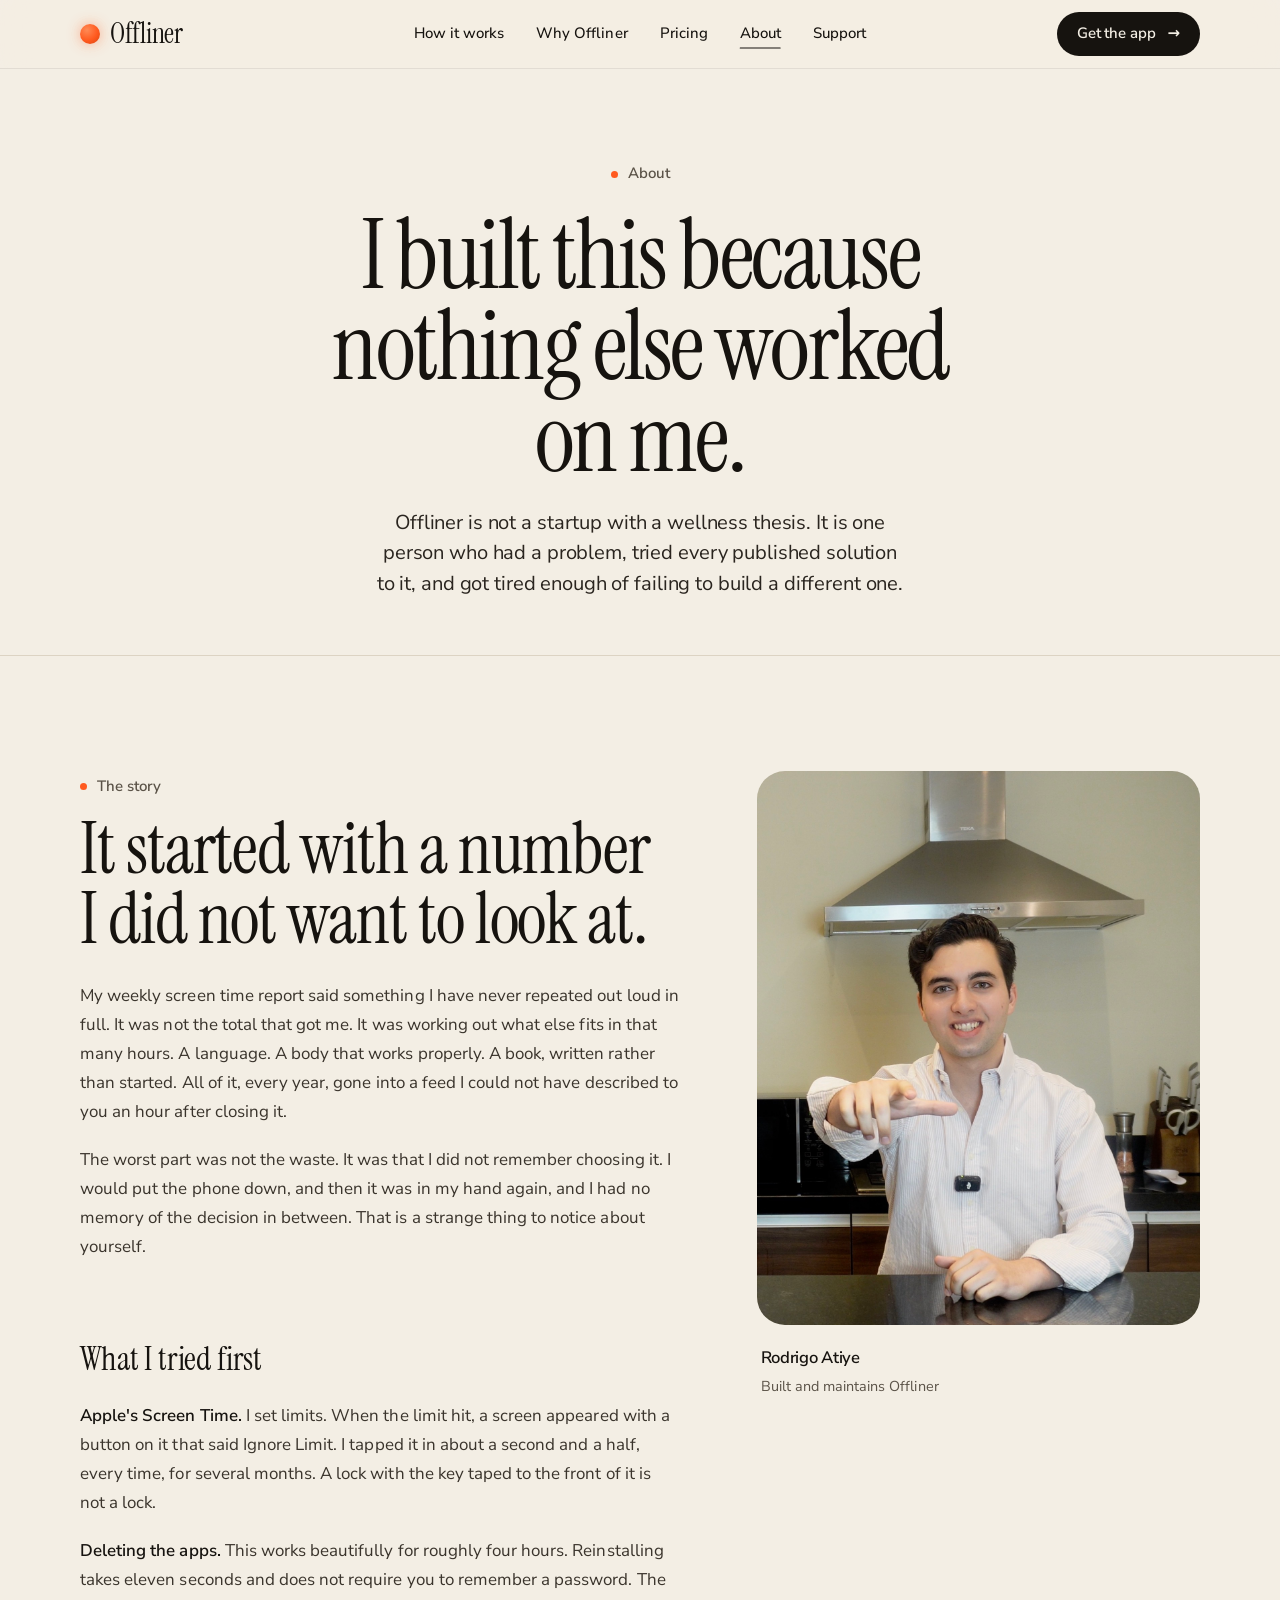
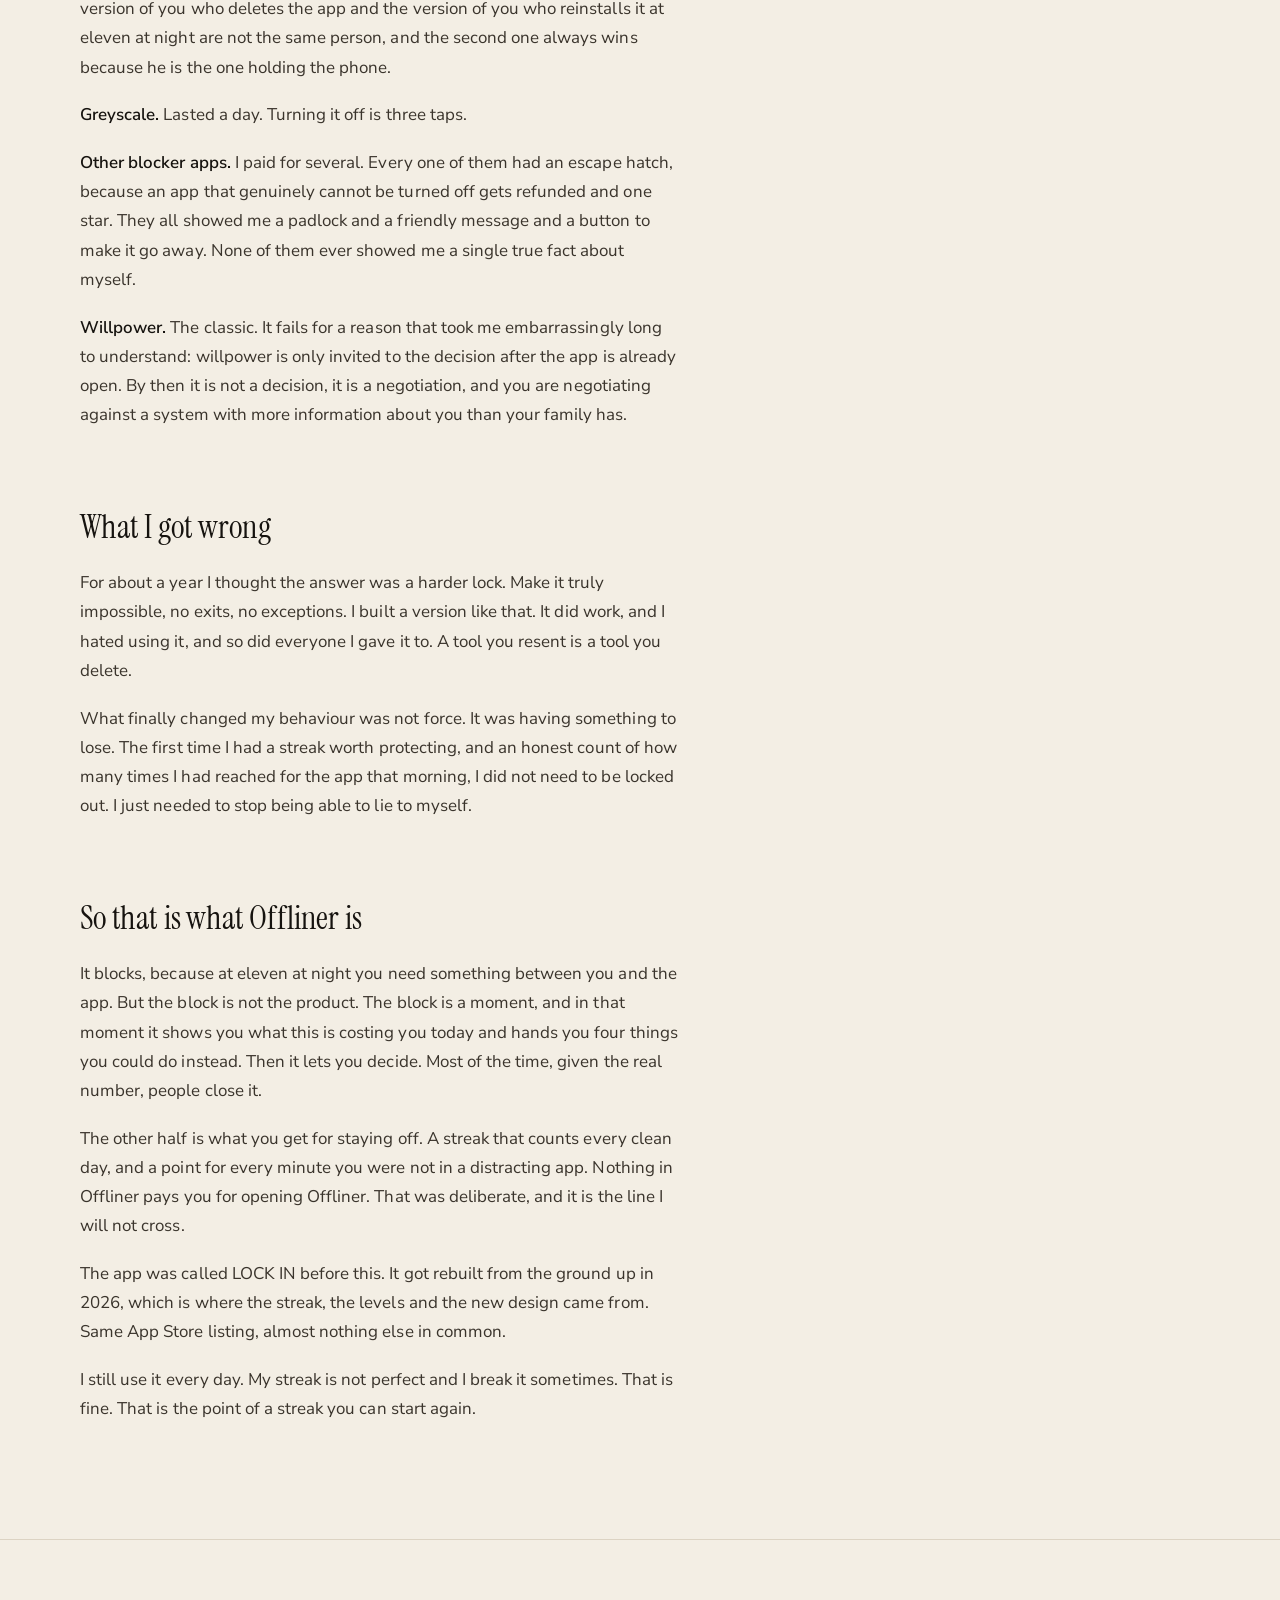
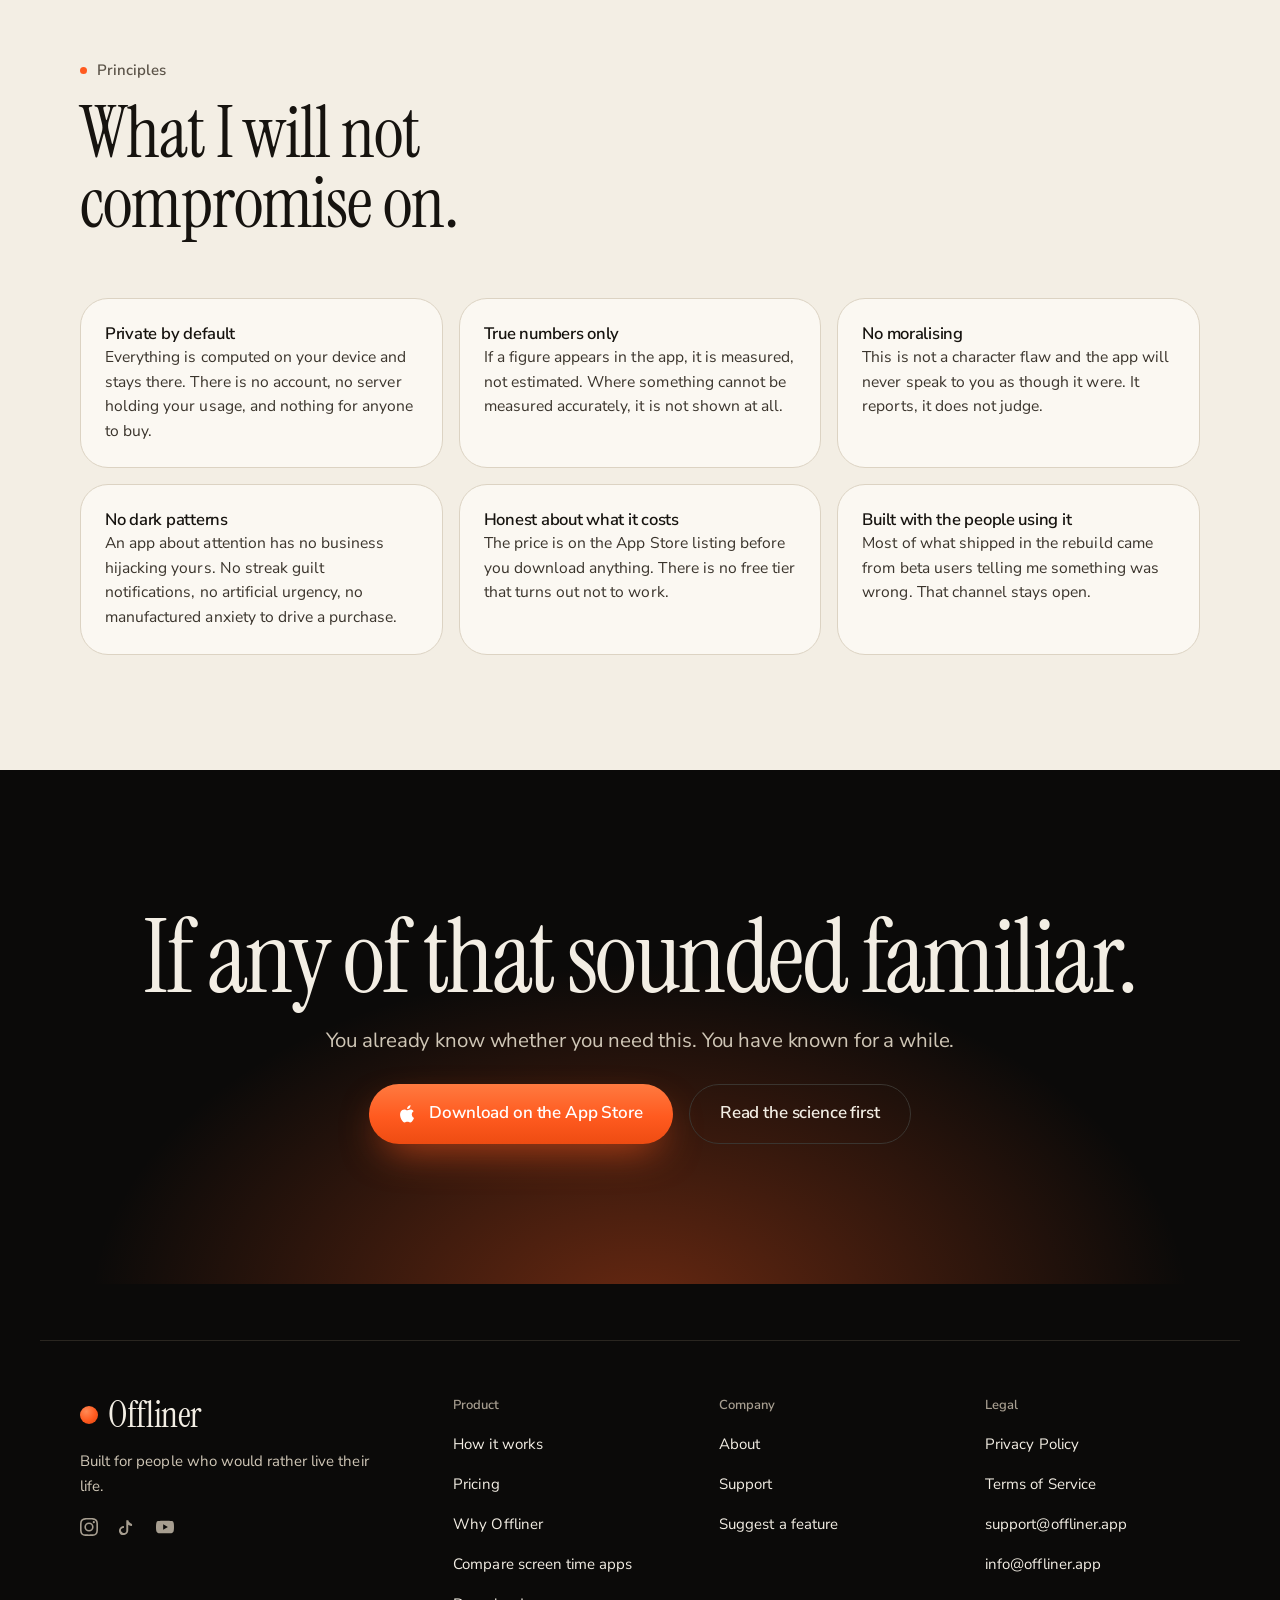
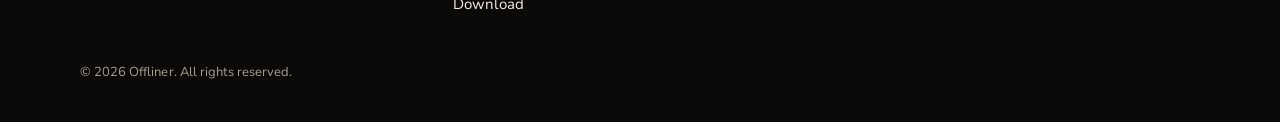
<file: about.html>
<!DOCTYPE html>
<html lang="en">
<head>
<meta charset="utf-8">
<meta name="viewport" content="width=device-width, initial-scale=1">
<title>About Offliner: Who Made It and Why | Offliner</title>
<meta name="description" content="Offliner was built by Rodrigo Atiye, who could not put his phone down and had already tried Apple Screen Time, deleting apps, greyscale and every other blocker. The story of what failed and what worked.">
<link rel="canonical" href="https://offliner.app/about.html">
<meta name="theme-color" content="#F3EEE4">
<meta name="robots" content="index, follow, max-image-preview:large, max-snippet:-1">
<meta name="author" content="Rodrigo Atiye">
<meta name="apple-itunes-app" content="app-id=6758021299">

<meta property="og:type" content="profile">
<meta property="og:site_name" content="Offliner">
<meta property="og:locale" content="en_US">
<meta property="og:url" content="https://offliner.app/about.html">
<meta property="og:title" content="About Offliner: Who Made It and Why">
<meta property="og:description" content="Built by one person who could not put his phone down and had already tried everything else.">
<meta property="og:image" content="https://offliner.app/assets/img/og-image.png">
<meta property="og:image:width" content="1200">
<meta property="og:image:height" content="630">
<meta name="twitter:card" content="summary_large_image">
<meta name="twitter:title" content="About Offliner: Who Made It and Why">
<meta name="twitter:description" content="Built by one person who could not put his phone down and had already tried everything else.">
<meta name="twitter:image" content="https://offliner.app/assets/img/og-image.png">

<link rel="icon" type="image/svg+xml" href="/assets/img/favicon.svg">
<link rel="icon" href="/assets/img/favicon.png" type="image/png">
<link rel="manifest" href="/site.webmanifest">
<link rel="preconnect" href="https://fonts.googleapis.com">
<link rel="preconnect" href="https://fonts.gstatic.com" crossorigin>
<link rel="stylesheet" href="https://fonts.googleapis.com/css2?family=Instrument+Serif:ital@0;1&amp;family=Nunito+Sans:ital,opsz,wght@0,6..12,400;0,6..12,500;0,6..12,600;0,6..12,700;0,6..12,800&amp;display=swap">
<link rel="stylesheet" href="/assets/css/site.css?v=6">

<script type="application/ld+json">
[
  {
    "@context": "https://schema.org",
    "@type": "AboutPage",
    "@id": "https://offliner.app/about.html#webpage",
    "url": "https://offliner.app/about.html",
    "name": "About Offliner: Who Made It and Why",
    "isPartOf": { "@id": "https://offliner.app/#website" },
    "about": { "@id": "https://offliner.app/#organization" },
    "inLanguage": "en-US"
  },
  {
    "@context": "https://schema.org",
    "@type": "Person",
    "@id": "https://offliner.app/about.html#rodrigo",
    "name": "Rodrigo Atiye",
    "alternateName": "Rodrigo Atiye Abisad",
    "url": "https://offliner.app/about.html",
    "image": "https://offliner.app/assets/img/rodrigo.jpg",
    "jobTitle": "Founder and developer",
    "description": "Rodrigo Atiye is the founder and sole developer of Offliner, a screen time and app blocking app for iPhone.",
    "worksFor": { "@id": "https://offliner.app/#organization" },
    "sameAs": [
      "https://apps.apple.com/developer/rodrigo-atiye-abisad/id1870348201",
      "https://www.instagram.com/offlinerapp",
      "https://www.tiktok.com/@offlinerapp",
      "https://www.youtube.com/@OfflinerApp"
    ]
  },
  {
    "@context": "https://schema.org",
    "@type": "BreadcrumbList",
    "itemListElement": [
      { "@type": "ListItem", "position": 1, "name": "Home", "item": "https://offliner.app/" },
      { "@type": "ListItem", "position": 2, "name": "About", "item": "https://offliner.app/about.html" }
    ]
  }
]
</script>
</head>
<body>


<!-- ====================== HEADER ====================== -->
<header class="header">
  <div class="wrap header__inner">
    <a class="brand" href="/" aria-label="Offliner home">
      <span class="brand__dot" aria-hidden="true"></span><span class="brand__word">Offliner</span>
    </a>
    <nav class="nav" aria-label="Main">
      <a href="/#how">How it works</a>
      <a href="/why.html">Why Offliner</a>
      <a href="/#pricing">Pricing</a>
      <a href="/about.html" aria-current="page">About</a>
      <a href="/support.html">Support</a>
    </nav>
    <div class="header__right">
      <a class="btn btn--primary btn--sm" href="https://apps.apple.com/app/id6758021299">Get the app <span class="arr" aria-hidden="true">&rarr;</span></a>
    </div>
    <button class="burger" aria-label="Open menu" aria-expanded="false" aria-controls="mobile-menu"><span></span><span></span><span></span></button>
  </div>
</header>

<div class="mobile-menu" id="mobile-menu">
  <a class="mobile-link" href="/">Home</a>
  <a class="mobile-link" href="/#how">How it works</a>
  <a class="mobile-link" href="/why.html">Why Offliner</a>
  <a class="mobile-link" href="/#pricing">Pricing</a>
  <a class="mobile-link" href="/about.html" aria-current="page">About</a>
  <a class="mobile-link" href="/support.html">Support</a>
  <a class="btn btn--primary btn--lg" href="https://apps.apple.com/app/id6758021299">Download on the App Store</a>
</div>

<main>

<!-- ====================== HERO ====================== -->
<section class="hero">
  <div class="wrap">
    <span class="label label--focus reveal">About</span>
    <h1 class="reveal" data-d="1">I built this because<br>nothing else worked on me.</h1>
    <p class="lede reveal" data-d="2">
      Offliner is not a startup with a wellness thesis. It is one person who had a problem,
      tried every published solution to it, and got tired enough of failing to build a different one.
    </p>
  </div>
</section>

<hr class="rule">

<!-- ====================== STORY ====================== -->
<section class="section">
  <div class="bloom bloom--warm" style="top:-8%; right:-14%" aria-hidden="true"></div>
  <div class="wrap split split--narrow">
    <div class="prose reveal">
      <span class="label">The story</span>
      <h2 style="margin-bottom:26px">It started with a number I did not want to look at.</h2>

      <p data-personalise>
        My weekly screen time report said something I have never repeated out loud in full. It was not
        the total that got me. It was working out what else fits in that many hours. A language. A body
        that works properly. A book, written rather than started. All of it, every year, gone into a feed
        I could not have described to you an hour after closing it.
      </p>

      <p data-personalise>
        The worst part was not the waste. It was that I did not remember choosing it. I would put the
        phone down, and then it was in my hand again, and I had no memory of the decision in between.
        That is a strange thing to notice about yourself.
      </p>

      <h3>What I tried first</h3>

      <p>
        <strong>Apple's Screen Time.</strong> I set limits. When the limit hit, a screen appeared with a
        button on it that said Ignore Limit. I tapped it in about a second and a half, every time, for
        several months. A lock with the key taped to the front of it is not a lock.
      </p>

      <p>
        <strong>Deleting the apps.</strong> This works beautifully for roughly four hours. Reinstalling
        takes eleven seconds and does not require you to remember a password. The version of you who
        deletes the app and the version of you who reinstalls it at eleven at night are not the same
        person, and the second one always wins because he is the one holding the phone.
      </p>

      <p>
        <strong>Greyscale.</strong> Lasted a day. Turning it off is three taps.
      </p>

      <p>
        <strong>Other blocker apps.</strong> I paid for several. Every one of them had an escape hatch,
        because an app that genuinely cannot be turned off gets refunded and one star. They all showed me
        a padlock and a friendly message and a button to make it go away. None of them ever showed me a
        single true fact about myself.
      </p>

      <p>
        <strong>Willpower.</strong> The classic. It fails for a reason that took me embarrassingly long to
        understand: willpower is only invited to the decision after the app is already open. By then it is
        not a decision, it is a negotiation, and you are negotiating against a system with more information
        about you than your family has.
      </p>

      <h3>What I got wrong</h3>

      <p>
        For about a year I thought the answer was a harder lock. Make it truly impossible, no exits, no
        exceptions. I built a version like that. It did work, and I hated using it, and so did everyone I
        gave it to. A tool you resent is a tool you delete.
      </p>

      <p>
        What finally changed my behaviour was not force. It was having something to lose. The first time I
        had a streak worth protecting, and an honest count of how many times I had reached for the app that
        morning, I did not need to be locked out. I just needed to stop being able to lie to myself.
      </p>

      <h3>So that is what Offliner is</h3>

      <p>
        It blocks, because at eleven at night you need something between you and the app. But the block is
        not the product. The block is a moment, and in that moment it shows you what this is costing you
        today and hands you four things you could do instead. Then it lets you decide. Most of the time,
        given the real number, people close it.
      </p>

      <p>
        The other half is what you get for staying off. A streak that counts every clean day, and a point
        for every minute you were not in a distracting app. Nothing in Offliner pays you for opening
        Offliner. That was deliberate, and it is the line I will not cross.
      </p>

      <p>
        The app was called LOCK IN before this. It got rebuilt from the ground up in 2026, which is where
        the streak, the levels and the new design came from. Same App Store listing, almost nothing else
        in common.
      </p>

      <p>
        I still use it every day. My streak is not perfect and I break it sometimes. That is fine. That is
        the point of a streak you can start again.
      </p>
    </div>

    <div class="reveal about__aside" data-d="1">
      <figure class="portrait">
        <img src="/assets/img/RodrigoAtiyeImage.jpg" width="1320" height="1746" loading="lazy" decoding="async"
             alt="Rodrigo Atiye, who built Offliner">
        <figcaption>
          <strong>Rodrigo Atiye</strong>
          <span>Built and maintains Offliner</span>
        </figcaption>
      </figure>
    </div>
  </div>
</section>

<hr class="rule">

<!-- ====================== PRINCIPLES ====================== -->
<section class="section">
  <div class="wrap">
    <div class="section-head reveal">
      <span class="label label--focus">Principles</span>
      <h2>What I will not compromise on.</h2>
    </div>

    <div class="grid grid--3">
      <div class="solid-glass card reveal">
        <h4>Private by default</h4>
        <p>Everything is computed on your device and stays there. There is no account, no server holding your usage, and nothing for anyone to buy.</p>
      </div>
      <div class="solid-glass card reveal" data-d="1">
        <h4>True numbers only</h4>
        <p>If a figure appears in the app, it is measured, not estimated. Where something cannot be measured accurately, it is not shown at all.</p>
      </div>
      <div class="solid-glass card reveal" data-d="2">
        <h4>No moralising</h4>
        <p>This is not a character flaw and the app will never speak to you as though it were. It reports, it does not judge.</p>
      </div>
      <div class="solid-glass card reveal">
        <h4>No dark patterns</h4>
        <p>An app about attention has no business hijacking yours. No streak guilt notifications, no artificial urgency, no manufactured anxiety to drive a purchase.</p>
      </div>
      <div class="solid-glass card reveal" data-d="1">
        <h4>Honest about what it costs</h4>
        <p>The price is on the App Store listing before you download anything. There is no free tier that turns out not to work.</p>
      </div>
      <div class="solid-glass card reveal" data-d="2">
        <h4>Built with the people using it</h4>
        <p>Most of what shipped in the rebuild came from beta users telling me something was wrong. That channel stays open.</p>
      </div>
    </div>
  </div>
</section>

<!-- ====================== FINAL CTA ====================== -->
<section class="section center band-dark on-dark">
  <div class="bloom bloom--warm" style="top:0; left:50%; transform:translateX(-50%)" aria-hidden="true"></div>
  <div class="wrap reveal">
    <h2>If any of that sounded familiar.</h2>
    <p class="lede mt-s" style="margin-inline:auto">
      You already know whether you need this. You have known for a while.
    </p>
    <div class="btn-row mt-m">
      <a class="btn btn--primary btn--lg" href="https://apps.apple.com/app/id6758021299" target="_blank" rel="noopener">
        <svg width="18" height="18" viewBox="0 0 24 24" fill="currentColor" aria-hidden="true"><path d="M17.05 12.54c-.03-2.9 2.37-4.3 2.48-4.37-1.35-1.98-3.45-2.25-4.2-2.28-1.79-.18-3.49 1.05-4.4 1.05-.9 0-2.3-1.03-3.79-1-1.95.03-3.75 1.13-4.75 2.87-2.02 3.51-.52 8.7 1.45 11.55.96 1.39 2.11 2.95 3.62 2.9 1.45-.06 2-.94 3.76-.94s2.25.94 3.79.91c1.56-.03 2.55-1.42 3.5-2.82 1.1-1.62 1.56-3.19 1.58-3.27-.03-.02-3.03-1.17-3.06-4.6M14.2 3.87c.8-.97 1.34-2.31 1.19-3.65-1.15.05-2.54.77-3.37 1.73-.74.86-1.39 2.23-1.21 3.54 1.28.1 2.59-.65 3.39-1.62"/></svg>
        Download on the App Store
      </a>
      <a class="btn btn--glass btn--lg" href="/why.html">Read the science first</a>
    </div>
  </div>
</section>

</main>

<!-- ====================== FOOTER ====================== -->
<footer class="footer on-dark">
  <div class="wrap">
    <div class="footer__grid">
      <div class="footer__brand">
        <a class="brand" href="/" aria-label="Offliner home">
          <span class="brand__dot" aria-hidden="true"></span><span class="brand__word">Offliner</span>
        </a>
        <p>Built for people who would rather live their life.</p>
        <div class="socials">
          <a href="https://www.instagram.com/offlinerapp" target="_blank" rel="noopener noreferrer" aria-label="Instagram"><svg viewBox="0 0 24 24"><path d="M12 2.163c3.204 0 3.584.012 4.85.07 3.252.148 4.771 1.691 4.919 4.919.058 1.265.069 1.645.069 4.849 0 3.205-.012 3.584-.069 4.849-.149 3.225-1.664 4.771-4.919 4.919-1.266.058-1.644.07-4.85.07-3.204 0-3.584-.012-4.849-.07-3.26-.149-4.771-1.699-4.919-4.92-.058-1.265-.07-1.644-.07-4.849 0-3.204.013-3.583.07-4.849.149-3.227 1.664-4.771 4.919-4.919 1.266-.057 1.645-.069 4.849-.069zM12 0C8.741 0 8.333.014 7.053.072 2.695.272.273 2.69.073 7.052.014 8.333 0 8.741 0 12c0 3.259.014 3.668.072 4.948.2 4.358 2.618 6.78 6.98 6.98C8.333 23.986 8.741 24 12 24c3.259 0 3.668-.014 4.948-.072 4.354-.2 6.782-2.618 6.979-6.98.059-1.28.073-1.689.073-4.948 0-3.259-.014-3.667-.072-4.947-.196-4.354-2.617-6.78-6.979-6.98C15.668.014 15.259 0 12 0zm0 5.838a6.162 6.162 0 100 12.324 6.162 6.162 0 000-12.324zM12 16a4 4 0 110-8 4 4 0 010 8zm6.406-11.845a1.44 1.44 0 100 2.881 1.44 1.44 0 000-2.881z"/></svg></a>
          <a href="https://www.tiktok.com/@offlinerapp" target="_blank" rel="noopener noreferrer" aria-label="TikTok"><svg viewBox="-0.323 -3.128 42.684 42.128"><path d="M23.979 25.42V12.632A15.741 15.741 0 0 0 33 15.448v-4.89a9.083 9.083 0 0 1-4.912-2.82C26.016 6.431 24.586 4.358 24.132 2h-4.747l-.01 25.215c-.11 2.824-2.505 5.09-5.44 5.09-1.754-.002-3.398-.822-4.42-2.204-1.794-.913-2.919-2.716-2.92-4.682.003-2.92 2.44-5.285 5.45-5.289.56 0 1.098.09 1.608.245v-4.933C7.202 15.589 2 20.722 2 27.016c0 3.045 1.219 5.816 3.205 7.885A12.115 12.115 0 0 0 12.045 37c6.58 0 11.934-5.195 11.934-11.58"/></svg></a>
          <a href="https://www.youtube.com/@OfflinerApp" target="_blank" rel="noopener noreferrer" aria-label="YouTube"><svg viewBox="0 0 24 24"><path d="M23.498 6.186a3.016 3.016 0 00-2.122-2.136C19.505 3.545 12 3.545 12 3.545s-7.505 0-9.377.505A3.017 3.017 0 00.502 6.186C0 8.07 0 12 0 12s0 3.93.502 5.814a3.016 3.016 0 002.122 2.136c1.871.505 9.376.505 9.376.505s7.505 0 9.377-.505a3.015 3.015 0 002.122-2.136C24 15.93 24 12 24 12s0-3.93-.502-5.814zM9.545 15.568V8.432L15.818 12l-6.273 3.568z"/></svg></a>
        </div>
      </div>
      <div class="footer__col">
        <h4>Product</h4>
        <ul>
          <li><a href="/#how">How it works</a></li>
          <li><a href="/#pricing">Pricing</a></li>
          <li><a href="/why.html">Why Offliner</a></li>
          <li><a href="/screen-time-app.html">Compare screen time apps</a></li>
          <li><a href="https://apps.apple.com/app/id6758021299">Download</a></li>
        </ul>
      </div>
      <div class="footer__col">
        <h4>Company</h4>
        <ul>
          <li><a href="/about.html">About</a></li>
          <li><a href="/support.html">Support</a></li>
          <li><a href="/why.html#suggestions">Suggest a feature</a></li>
        </ul>
      </div>
      <div class="footer__col">
        <h4>Legal</h4>
        <ul>
          <li><a href="/privacy.html">Privacy Policy</a></li>
          <li><a href="/terms.html">Terms of Service</a></li>
          <li><a href="mailto:support@offliner.app">support@offliner.app</a></li>
          <li><a href="mailto:info@offliner.app">info@offliner.app</a></li>
        </ul>
      </div>
    </div>
    <div class="footer__bottom">
      <span>&copy; <span data-year>2026</span> Offliner. All rights reserved.</span>
    </div>
  </div>
</footer>

<div class="sticky-cta">
  <a class="btn btn--primary btn--lg" href="https://apps.apple.com/app/id6758021299" target="_blank" rel="noopener">Download on the App Store</a>
</div>

<script src="/assets/js/site.js?v=5" defer></script>
</body>
</html>
</file>
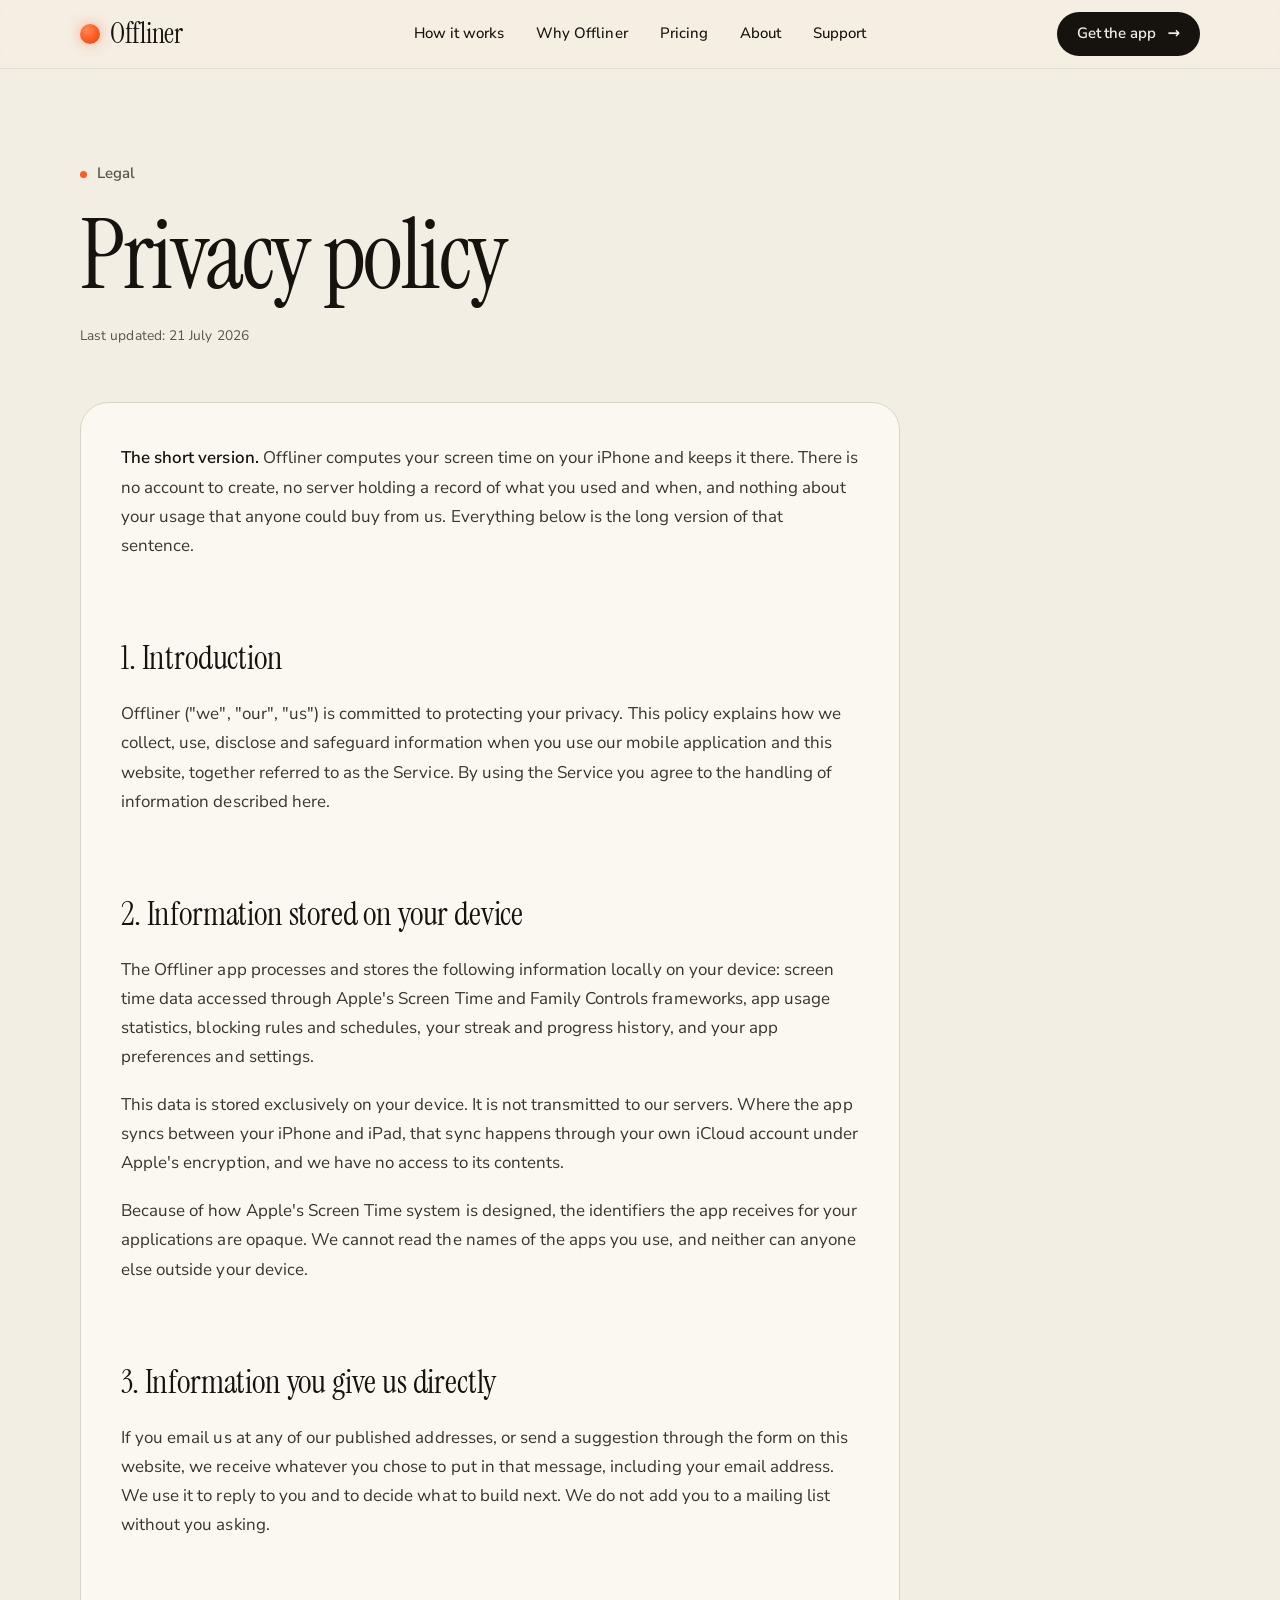
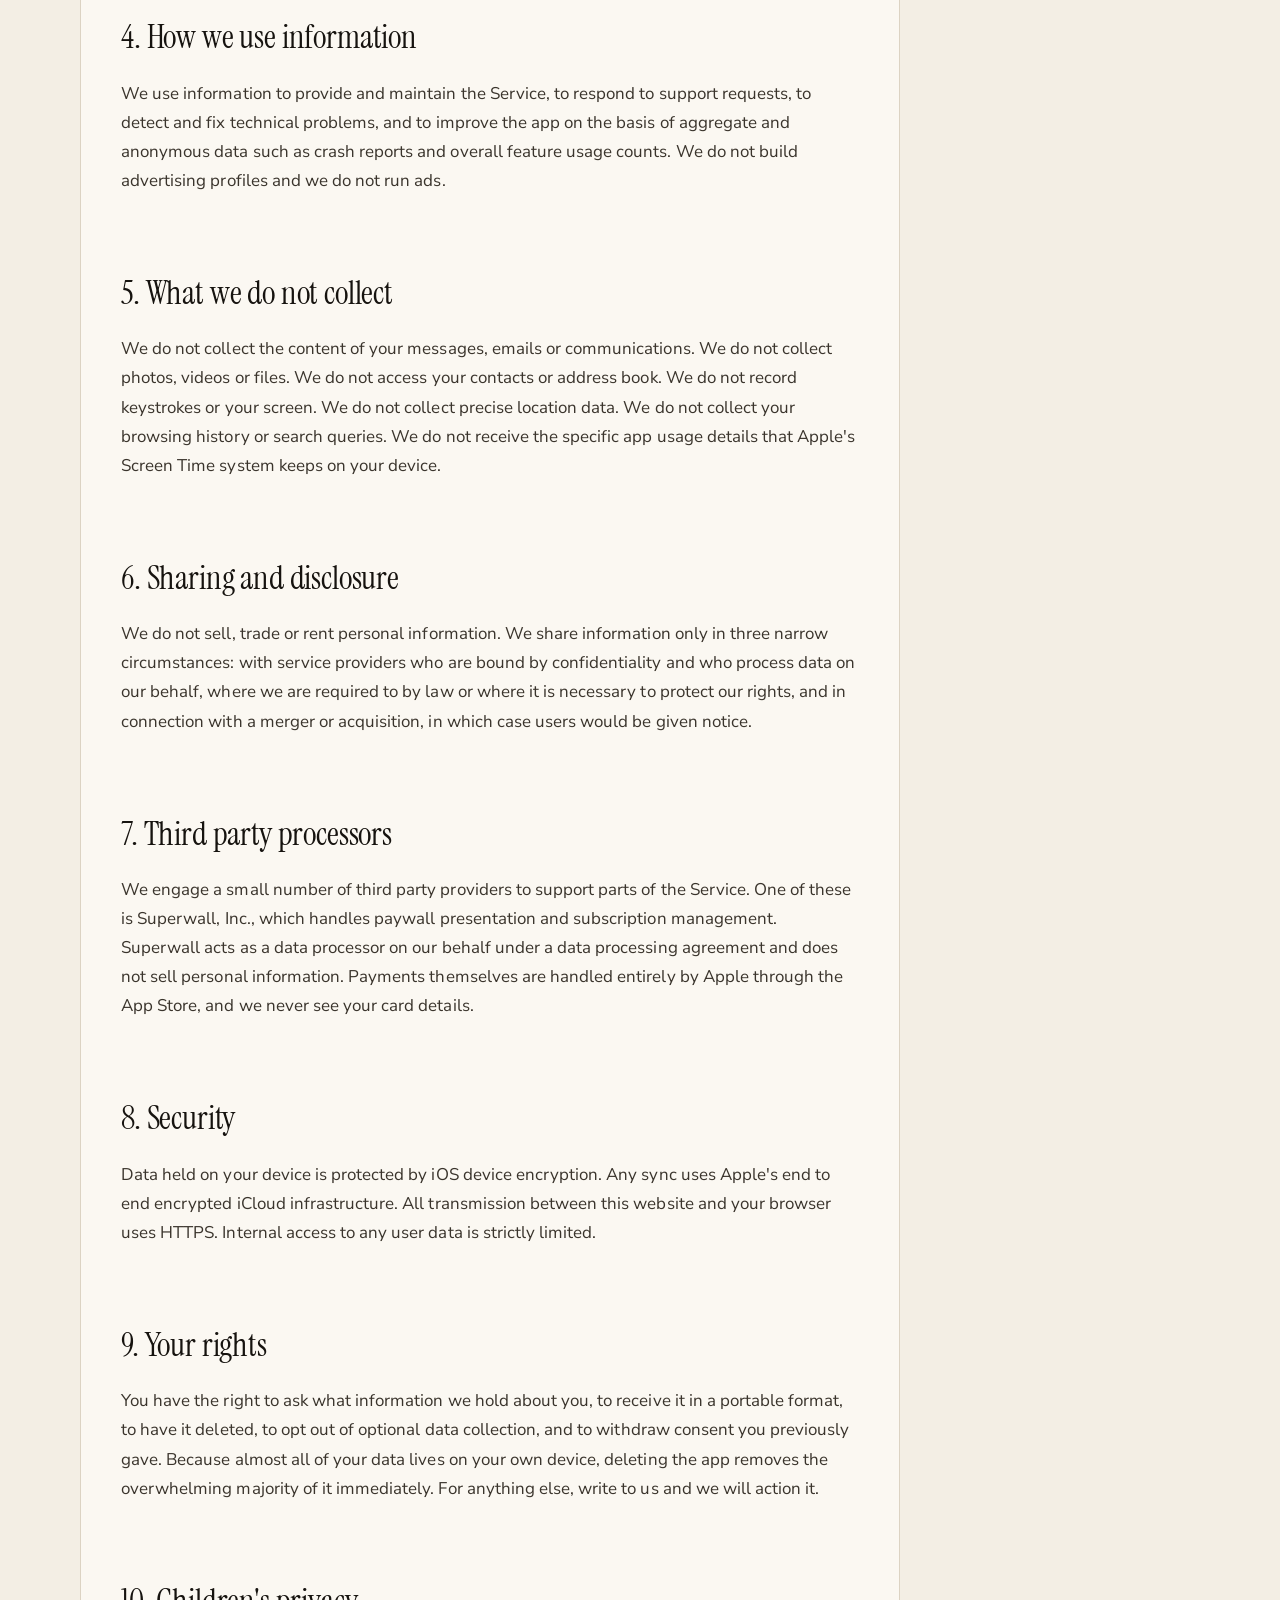
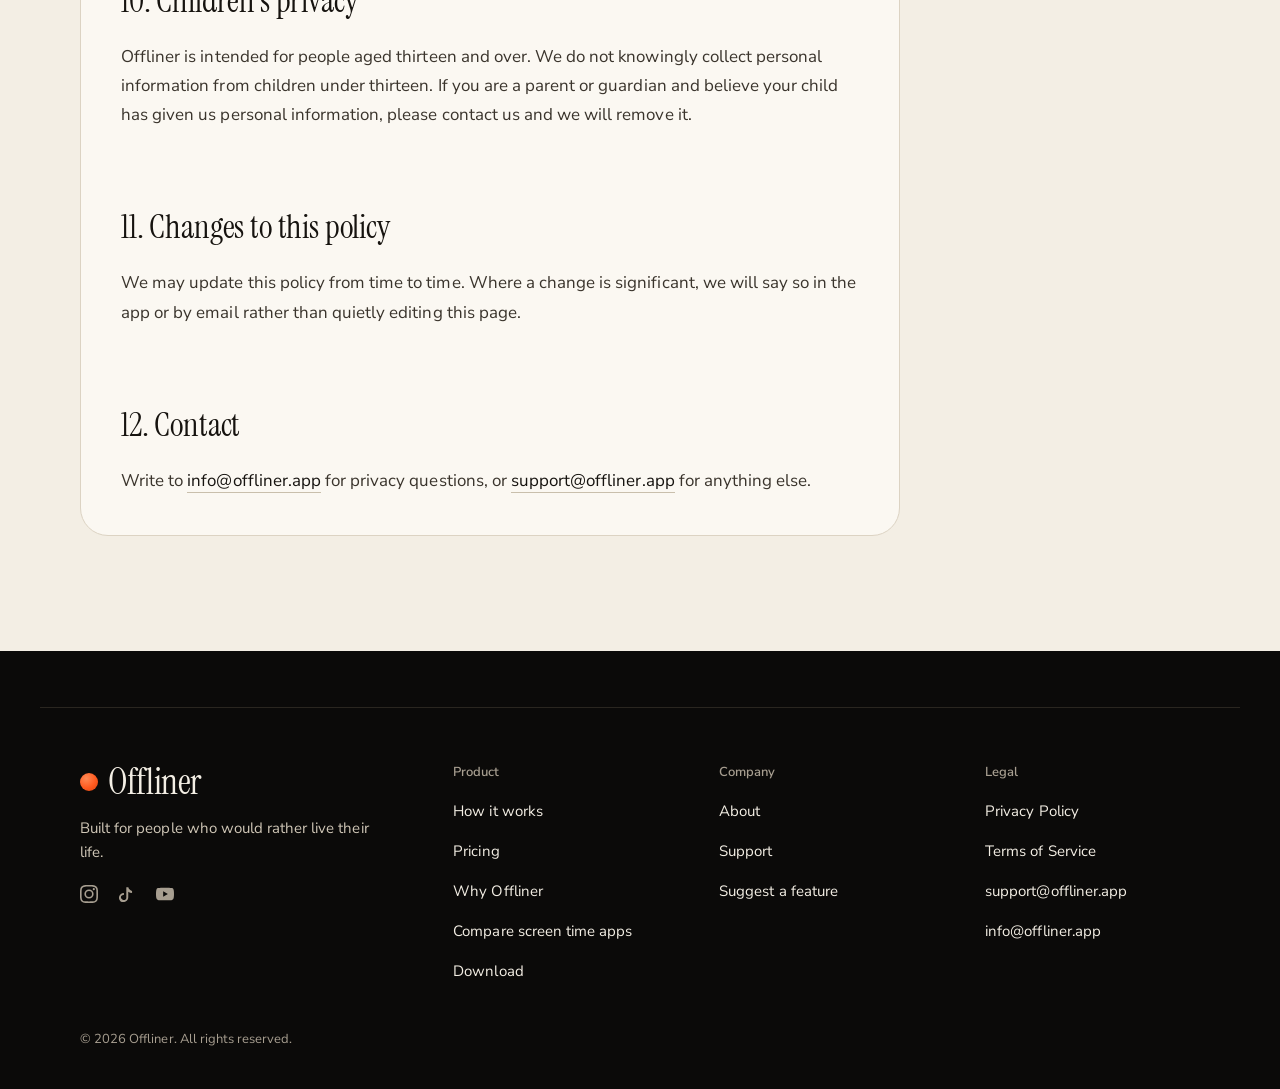
<file: privacy.html>
<!DOCTYPE html>
<html lang="en">
<head>
<meta charset="utf-8">
<meta name="viewport" content="width=device-width, initial-scale=1">
<title>Privacy Policy · Offliner</title>
<meta name="description" content="How Offliner handles your data. Short version: your usage is computed on your device and stays there.">
<link rel="canonical" href="https://offliner.app/privacy.html">
<meta name="robots" content="index, follow">
<meta name="theme-color" content="#F3EEE4">
<link rel="icon" type="image/svg+xml" href="/assets/img/favicon.svg">
<link rel="icon" href="/assets/img/favicon.png" type="image/png">
<link rel="preconnect" href="https://fonts.googleapis.com">
<link rel="preconnect" href="https://fonts.gstatic.com" crossorigin>
<link rel="stylesheet" href="https://fonts.googleapis.com/css2?family=Instrument+Serif:ital@0;1&amp;family=Nunito+Sans:ital,opsz,wght@0,6..12,400;0,6..12,500;0,6..12,600;0,6..12,700;0,6..12,800&amp;display=swap">
<link rel="stylesheet" href="/assets/css/site.css?v=6">
</head>
<body>


<header class="header">
  <div class="wrap header__inner">
    <a class="brand" href="/" aria-label="Offliner home">
      <span class="brand__dot" aria-hidden="true"></span><span class="brand__word">Offliner</span>
    </a>
    <nav class="nav" aria-label="Main">
      <a href="/#how">How it works</a>
      <a href="/why.html">Why Offliner</a>
      <a href="/#pricing">Pricing</a>
      <a href="/about.html">About</a>
      <a href="/support.html">Support</a>
    </nav>
    <div class="header__right">
      <a class="btn btn--primary btn--sm" href="https://apps.apple.com/app/id6758021299">Get the app <span class="arr" aria-hidden="true">&rarr;</span></a>
    </div>
    <button class="burger" aria-label="Open menu" aria-expanded="false" aria-controls="mobile-menu"><span></span><span></span><span></span></button>
  </div>
</header>

<div class="mobile-menu" id="mobile-menu">
  <a class="mobile-link" href="/">Home</a>
  <a class="mobile-link" href="/#how">How it works</a>
  <a class="mobile-link" href="/why.html">Why Offliner</a>
  <a class="mobile-link" href="/#pricing">Pricing</a>
  <a class="mobile-link" href="/about.html">About</a>
  <a class="mobile-link" href="/support.html">Support</a>
  <a class="btn btn--primary btn--lg" href="https://apps.apple.com/app/id6758021299">Download on the App Store</a>
</div>

<main>
<section class="hero" style="text-align:left">
  <div class="wrap">
    <span class="label label--focus">Legal</span>
    <h1>Privacy policy</h1>
    <p class="btn-note" style="margin-top:18px">Last updated: 21 July 2026</p>
  </div>
</section>

<section class="section" style="padding-top:0">
  <div class="wrap">
    <div class="solid-glass card--lg prose" style="max-width:820px">

      <p><strong>The short version.</strong> Offliner computes your screen time on your iPhone and keeps it there. There is no account to create, no server holding a record of what you used and when, and nothing about your usage that anyone could buy from us. Everything below is the long version of that sentence.</p>

      <h3>1. Introduction</h3>
      <p>Offliner ("we", "our", "us") is committed to protecting your privacy. This policy explains how we collect, use, disclose and safeguard information when you use our mobile application and this website, together referred to as the Service. By using the Service you agree to the handling of information described here.</p>

      <h3>2. Information stored on your device</h3>
      <p>The Offliner app processes and stores the following information locally on your device: screen time data accessed through Apple's Screen Time and Family Controls frameworks, app usage statistics, blocking rules and schedules, your streak and progress history, and your app preferences and settings.</p>
      <p>This data is stored exclusively on your device. It is not transmitted to our servers. Where the app syncs between your iPhone and iPad, that sync happens through your own iCloud account under Apple's encryption, and we have no access to its contents.</p>
      <p>Because of how Apple's Screen Time system is designed, the identifiers the app receives for your applications are opaque. We cannot read the names of the apps you use, and neither can anyone else outside your device.</p>

      <h3>3. Information you give us directly</h3>
      <p>If you email us at any of our published addresses, or send a suggestion through the form on this website, we receive whatever you chose to put in that message, including your email address. We use it to reply to you and to decide what to build next. We do not add you to a mailing list without you asking.</p>

      <h3>4. How we use information</h3>
      <p>We use information to provide and maintain the Service, to respond to support requests, to detect and fix technical problems, and to improve the app on the basis of aggregate and anonymous data such as crash reports and overall feature usage counts. We do not build advertising profiles and we do not run ads.</p>

      <h3>5. What we do not collect</h3>
      <p>We do not collect the content of your messages, emails or communications. We do not collect photos, videos or files. We do not access your contacts or address book. We do not record keystrokes or your screen. We do not collect precise location data. We do not collect your browsing history or search queries. We do not receive the specific app usage details that Apple's Screen Time system keeps on your device.</p>

      <h3>6. Sharing and disclosure</h3>
      <p>We do not sell, trade or rent personal information. We share information only in three narrow circumstances: with service providers who are bound by confidentiality and who process data on our behalf, where we are required to by law or where it is necessary to protect our rights, and in connection with a merger or acquisition, in which case users would be given notice.</p>

      <h3>7. Third party processors</h3>
      <p>We engage a small number of third party providers to support parts of the Service. One of these is Superwall, Inc., which handles paywall presentation and subscription management. Superwall acts as a data processor on our behalf under a data processing agreement and does not sell personal information. Payments themselves are handled entirely by Apple through the App Store, and we never see your card details.</p>

      <h3>8. Security</h3>
      <p>Data held on your device is protected by iOS device encryption. Any sync uses Apple's end to end encrypted iCloud infrastructure. All transmission between this website and your browser uses HTTPS. Internal access to any user data is strictly limited.</p>

      <h3>9. Your rights</h3>
      <p>You have the right to ask what information we hold about you, to receive it in a portable format, to have it deleted, to opt out of optional data collection, and to withdraw consent you previously gave. Because almost all of your data lives on your own device, deleting the app removes the overwhelming majority of it immediately. For anything else, write to us and we will action it.</p>

      <h3>10. Children's privacy</h3>
      <p>Offliner is intended for people aged thirteen and over. We do not knowingly collect personal information from children under thirteen. If you are a parent or guardian and believe your child has given us personal information, please contact us and we will remove it.</p>

      <h3>11. Changes to this policy</h3>
      <p>We may update this policy from time to time. Where a change is significant, we will say so in the app or by email rather than quietly editing this page.</p>

      <h3>12. Contact</h3>
      <p>Write to <a href="mailto:info@offliner.app">info@offliner.app</a> for privacy questions, or <a href="mailto:support@offliner.app">support@offliner.app</a> for anything else.</p>

    </div>
  </div>
</section>
</main>

<footer class="footer on-dark">
  <div class="wrap">
    <div class="footer__grid">
      <div class="footer__brand">
        <a class="brand" href="/" aria-label="Offliner home">
          <span class="brand__dot" aria-hidden="true"></span><span class="brand__word">Offliner</span>
        </a>
        <p>Built for people who would rather live their life.</p>
        <div class="socials">
          <a href="https://www.instagram.com/offlinerapp" target="_blank" rel="noopener noreferrer" aria-label="Instagram"><svg viewBox="0 0 24 24"><path d="M12 2.163c3.204 0 3.584.012 4.85.07 3.252.148 4.771 1.691 4.919 4.919.058 1.265.069 1.645.069 4.849 0 3.205-.012 3.584-.069 4.849-.149 3.225-1.664 4.771-4.919 4.919-1.266.058-1.644.07-4.85.07-3.204 0-3.584-.012-4.849-.07-3.26-.149-4.771-1.699-4.919-4.92-.058-1.265-.07-1.644-.07-4.849 0-3.204.013-3.583.07-4.849.149-3.227 1.664-4.771 4.919-4.919 1.266-.057 1.645-.069 4.849-.069zM12 0C8.741 0 8.333.014 7.053.072 2.695.272.273 2.69.073 7.052.014 8.333 0 8.741 0 12c0 3.259.014 3.668.072 4.948.2 4.358 2.618 6.78 6.98 6.98C8.333 23.986 8.741 24 12 24c3.259 0 3.668-.014 4.948-.072 4.354-.2 6.782-2.618 6.979-6.98.059-1.28.073-1.689.073-4.948 0-3.259-.014-3.667-.072-4.947-.196-4.354-2.617-6.78-6.979-6.98C15.668.014 15.259 0 12 0zm0 5.838a6.162 6.162 0 100 12.324 6.162 6.162 0 000-12.324zM12 16a4 4 0 110-8 4 4 0 010 8zm6.406-11.845a1.44 1.44 0 100 2.881 1.44 1.44 0 000-2.881z"/></svg></a>
          <a href="https://www.tiktok.com/@offlinerapp" target="_blank" rel="noopener noreferrer" aria-label="TikTok"><svg viewBox="-0.323 -3.128 42.684 42.128"><path d="M23.979 25.42V12.632A15.741 15.741 0 0 0 33 15.448v-4.89a9.083 9.083 0 0 1-4.912-2.82C26.016 6.431 24.586 4.358 24.132 2h-4.747l-.01 25.215c-.11 2.824-2.505 5.09-5.44 5.09-1.754-.002-3.398-.822-4.42-2.204-1.794-.913-2.919-2.716-2.92-4.682.003-2.92 2.44-5.285 5.45-5.289.56 0 1.098.09 1.608.245v-4.933C7.202 15.589 2 20.722 2 27.016c0 3.045 1.219 5.816 3.205 7.885A12.115 12.115 0 0 0 12.045 37c6.58 0 11.934-5.195 11.934-11.58"/></svg></a>
          <a href="https://www.youtube.com/@OfflinerApp" target="_blank" rel="noopener noreferrer" aria-label="YouTube"><svg viewBox="0 0 24 24"><path d="M23.498 6.186a3.016 3.016 0 00-2.122-2.136C19.505 3.545 12 3.545 12 3.545s-7.505 0-9.377.505A3.017 3.017 0 00.502 6.186C0 8.07 0 12 0 12s0 3.93.502 5.814a3.016 3.016 0 002.122 2.136c1.871.505 9.376.505 9.376.505s7.505 0 9.377-.505a3.015 3.015 0 002.122-2.136C24 15.93 24 12 24 12s0-3.93-.502-5.814zM9.545 15.568V8.432L15.818 12l-6.273 3.568z"/></svg></a>
        </div>
      </div>
      <div class="footer__col">
        <h4>Product</h4>
        <ul>
          <li><a href="/#how">How it works</a></li>
          <li><a href="/#pricing">Pricing</a></li>
          <li><a href="/why.html">Why Offliner</a></li>
          <li><a href="/screen-time-app.html">Compare screen time apps</a></li>
          <li><a href="https://apps.apple.com/app/id6758021299">Download</a></li>
        </ul>
      </div>
      <div class="footer__col">
        <h4>Company</h4>
        <ul>
          <li><a href="/about.html">About</a></li>
          <li><a href="/support.html">Support</a></li>
          <li><a href="/why.html#suggestions">Suggest a feature</a></li>
        </ul>
      </div>
      <div class="footer__col">
        <h4>Legal</h4>
        <ul>
          <li><a href="/privacy.html">Privacy Policy</a></li>
          <li><a href="/terms.html">Terms of Service</a></li>
          <li><a href="mailto:support@offliner.app">support@offliner.app</a></li>
          <li><a href="mailto:info@offliner.app">info@offliner.app</a></li>
        </ul>
      </div>
    </div>
    <div class="footer__bottom">
      <span>&copy; <span data-year>2026</span> Offliner. All rights reserved.</span>
    </div>
  </div>
</footer>

<script src="/assets/js/site.js?v=5" defer></script>
</body>
</html>
</file>
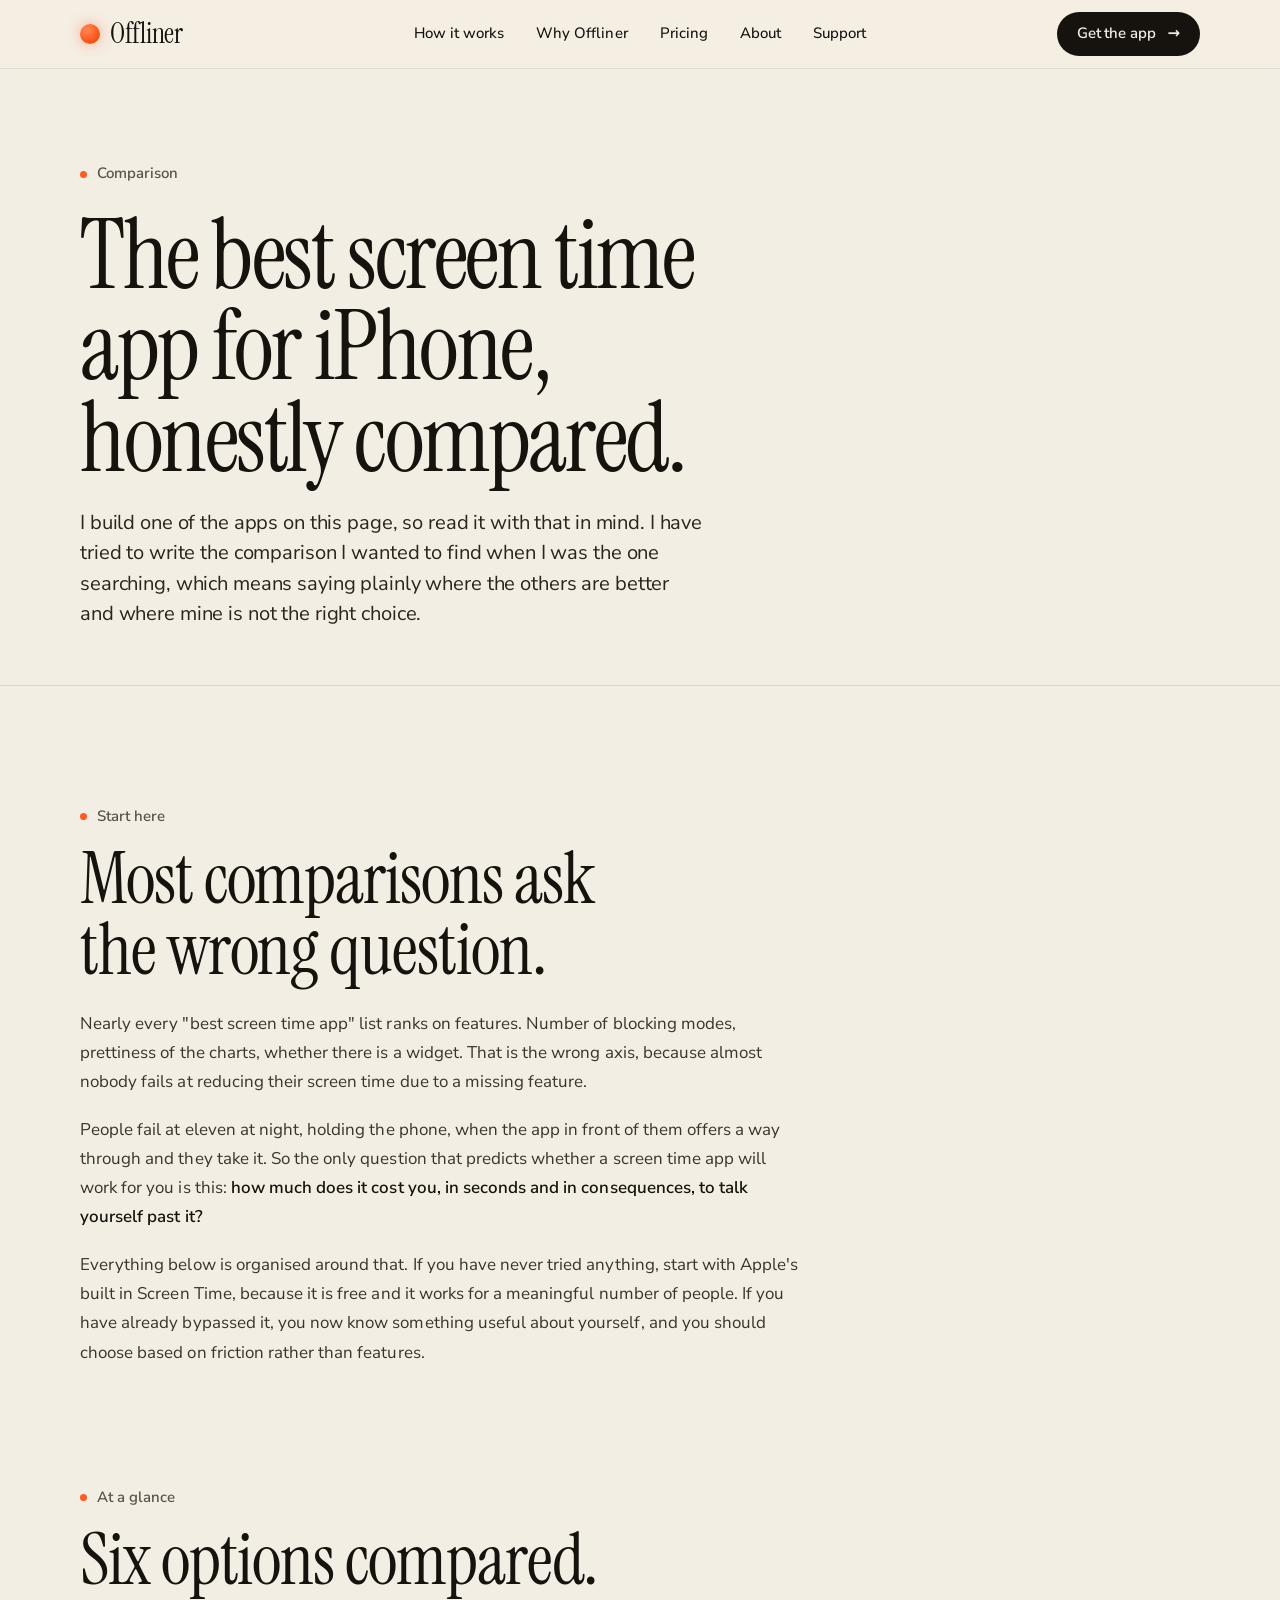
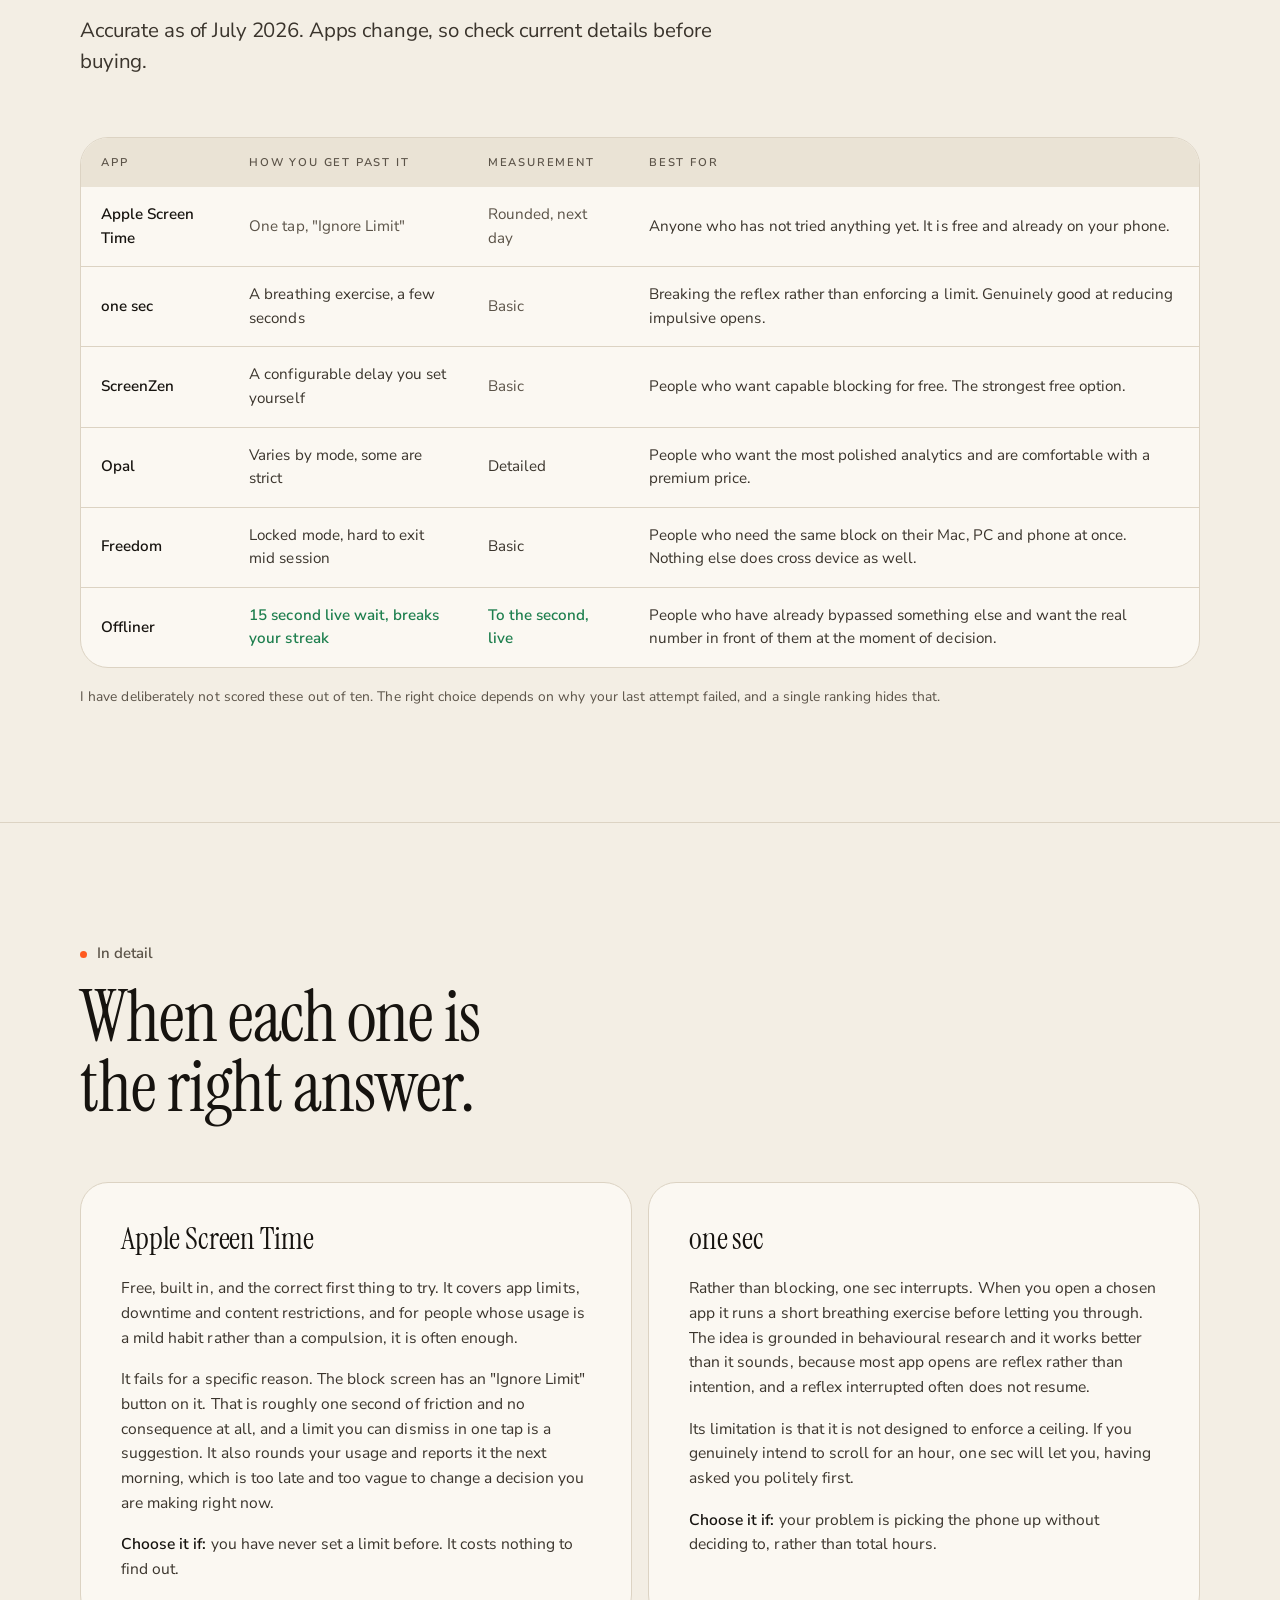
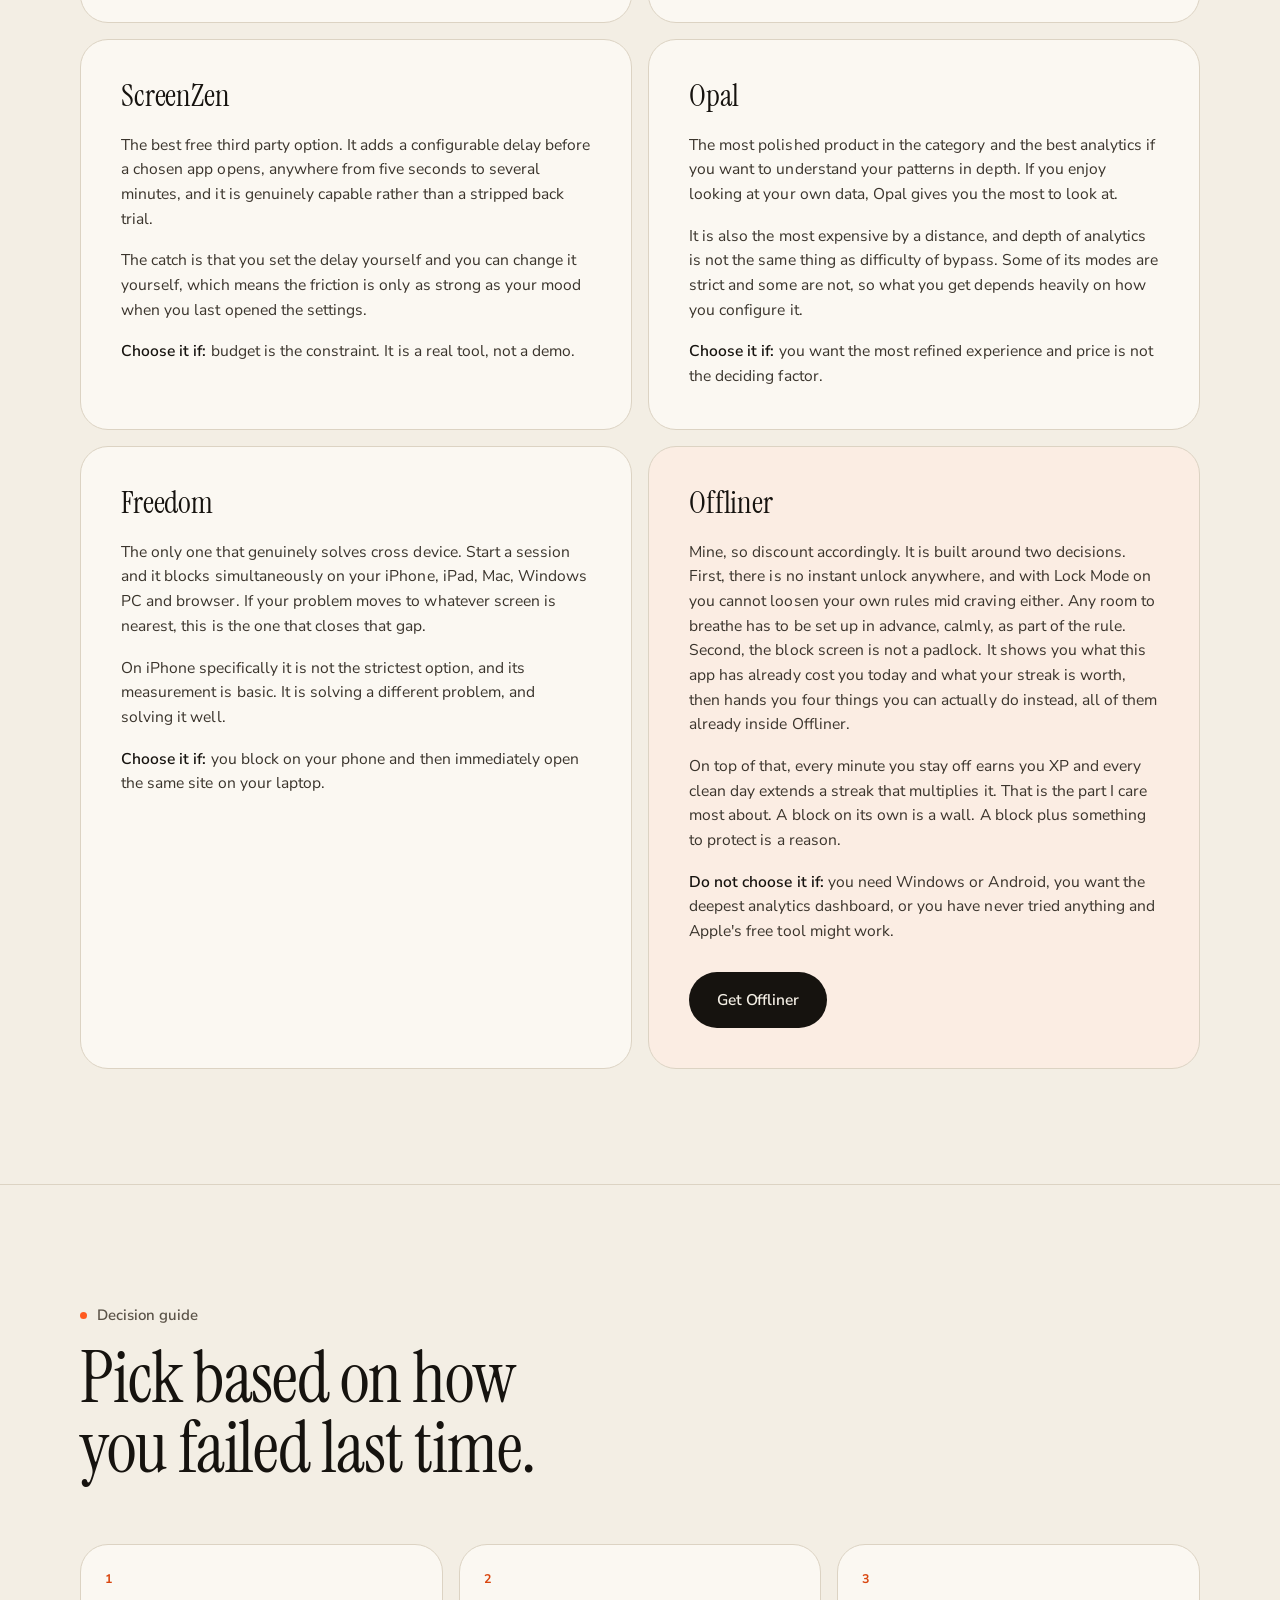
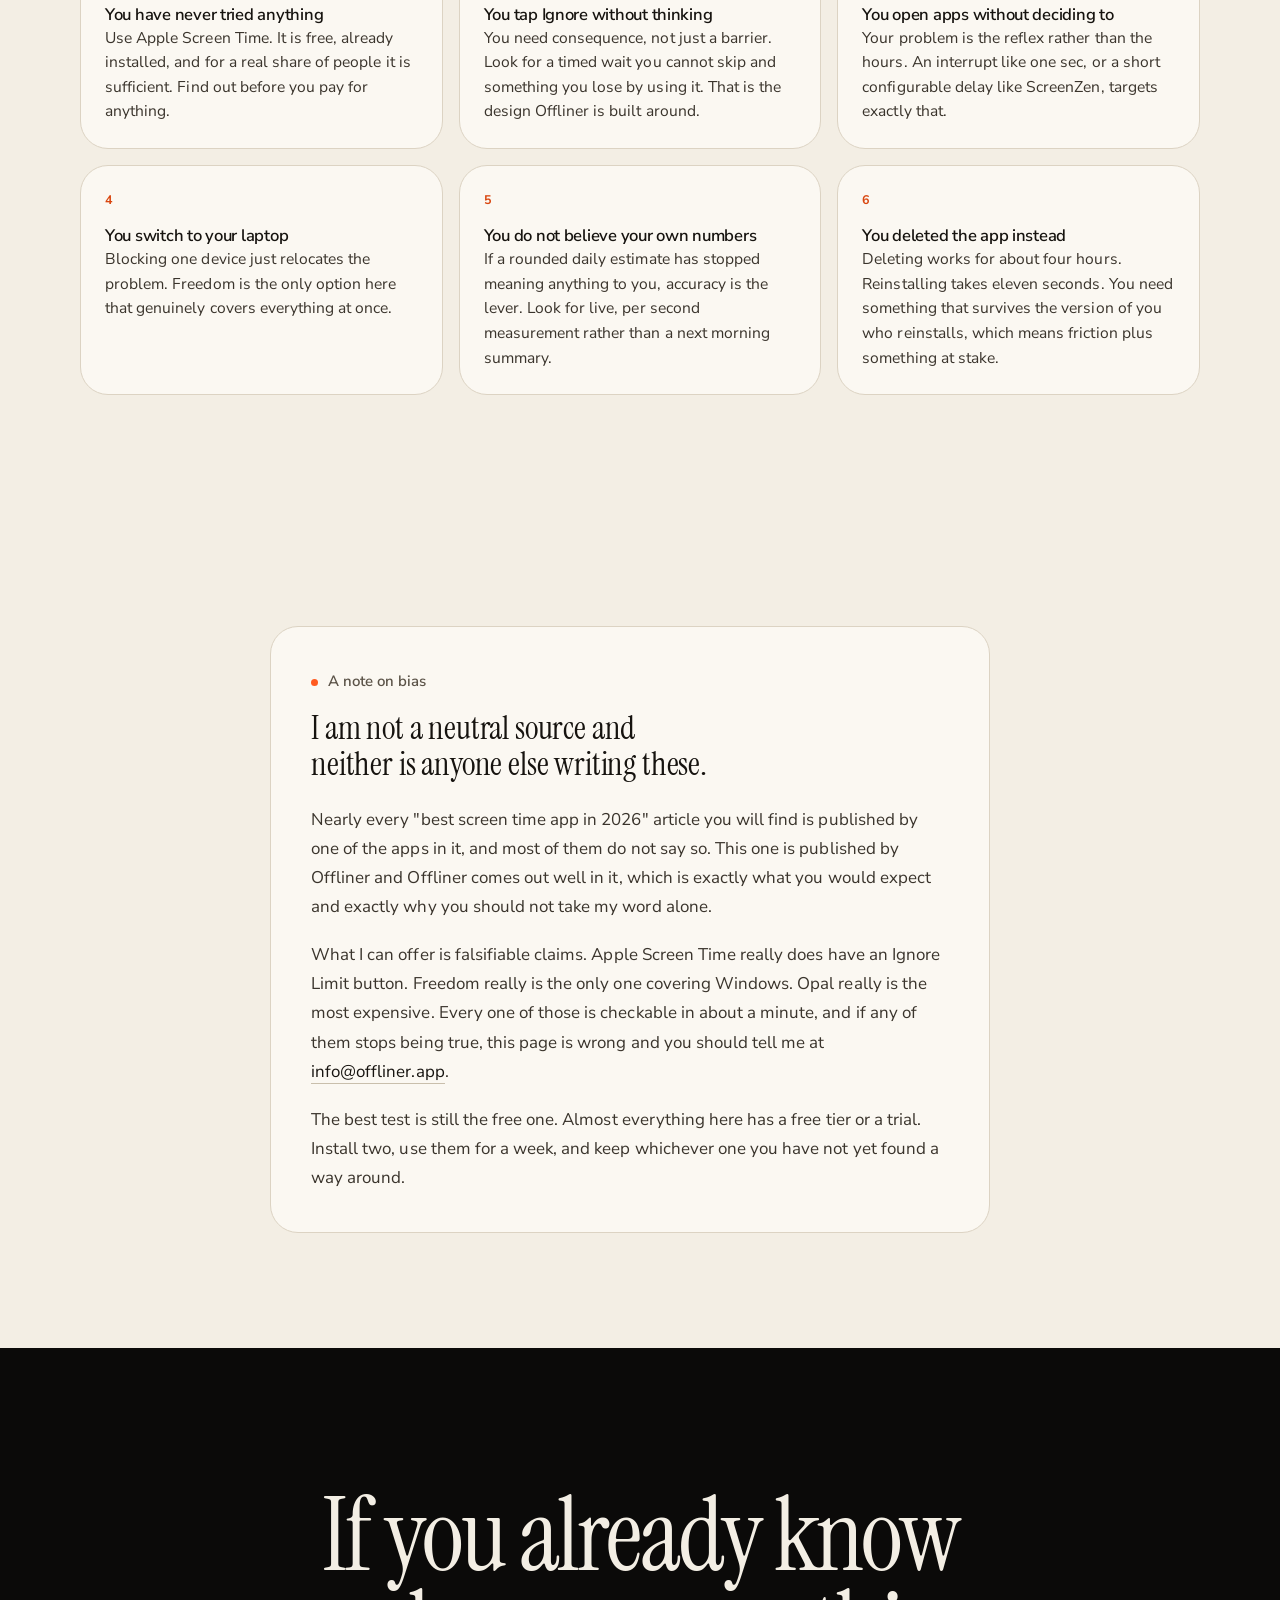
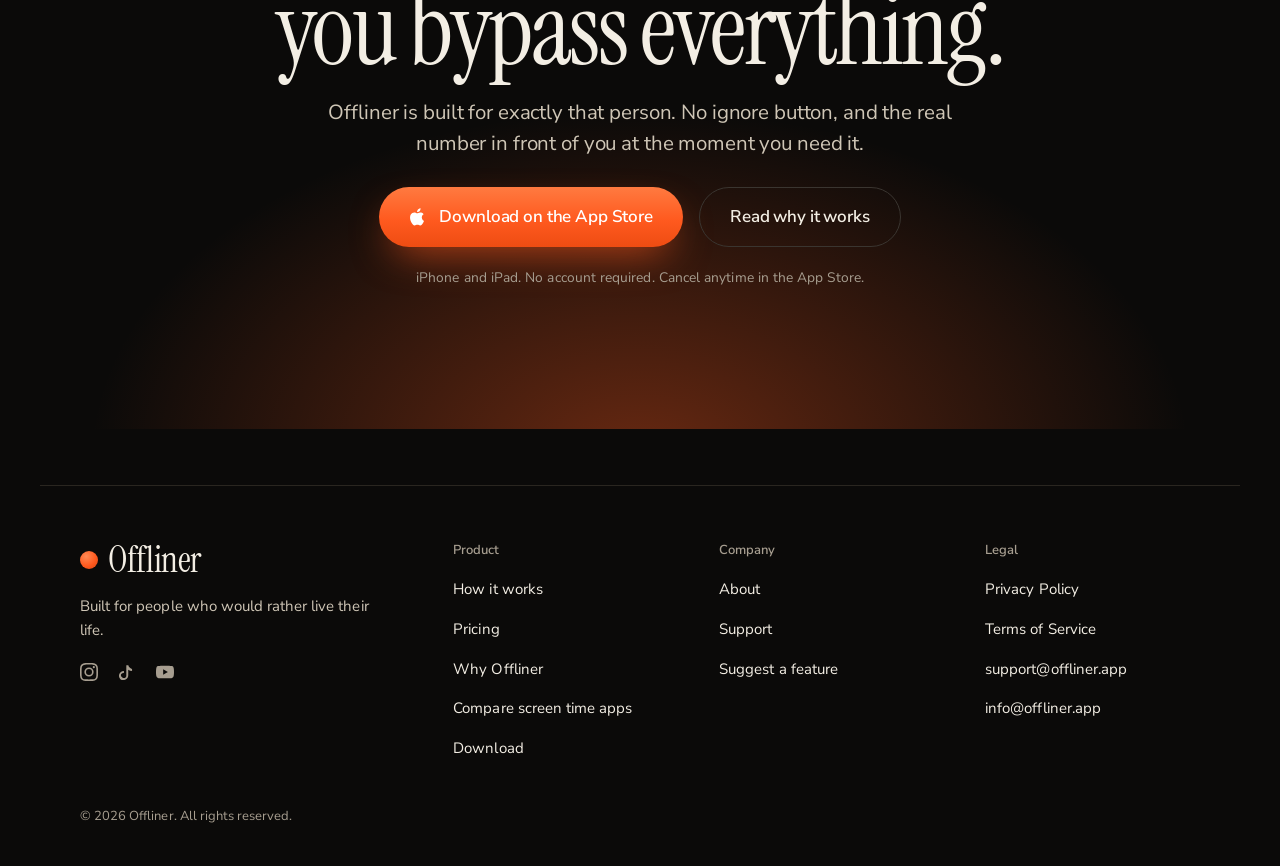
<file: screen-time-app.html>
<!DOCTYPE html>
<html lang="en">
<head>
<meta charset="utf-8">
<meta name="viewport" content="width=device-width, initial-scale=1">
<title>Best Screen Time App for iPhone in 2026: An Honest Comparison | Offliner</title>
<meta name="description" content="Apple Screen Time, Opal, Freedom, one sec, ScreenZen and Offliner compared on the thing that actually matters: whether you can bypass them in one tap. Written by the developer of one of them.">
<link rel="canonical" href="https://offliner.app/screen-time-app.html">
<meta name="theme-color" content="#F3EEE4">
<meta name="robots" content="index, follow, max-image-preview:large, max-snippet:-1">
<meta name="author" content="Rodrigo Atiye">
<meta name="apple-itunes-app" content="app-id=6758021299">

<meta property="og:type" content="article">
<meta property="og:site_name" content="Offliner">
<meta property="og:locale" content="en_US">
<meta property="og:url" content="https://offliner.app/screen-time-app.html">
<meta property="og:title" content="Best Screen Time App for iPhone in 2026: An Honest Comparison">
<meta property="og:description" content="Six screen time apps compared on whether you can actually bypass them. Written by the developer of one of them, which you should factor in.">
<meta property="og:image" content="https://offliner.app/assets/img/og-image.png">
<meta property="og:image:width" content="1200">
<meta property="og:image:height" content="630">
<meta name="twitter:card" content="summary_large_image">
<meta name="twitter:title" content="Best Screen Time App for iPhone in 2026: An Honest Comparison">
<meta name="twitter:description" content="Six screen time apps compared on whether you can actually bypass them.">
<meta name="twitter:image" content="https://offliner.app/assets/img/og-image.png">

<link rel="icon" type="image/svg+xml" href="/assets/img/favicon.svg">
<link rel="icon" href="/assets/img/favicon.png" type="image/png">
<link rel="manifest" href="/site.webmanifest">
<link rel="preconnect" href="https://fonts.googleapis.com">
<link rel="preconnect" href="https://fonts.gstatic.com" crossorigin>
<link rel="stylesheet" href="https://fonts.googleapis.com/css2?family=Instrument+Serif:ital@0;1&amp;family=Nunito+Sans:ital,opsz,wght@0,6..12,400;0,6..12,500;0,6..12,600;0,6..12,700;0,6..12,800&amp;display=swap">
<link rel="stylesheet" href="/assets/css/site.css?v=6">

<script type="application/ld+json">
[
  {
    "@context": "https://schema.org",
    "@type": "Article",
    "@id": "https://offliner.app/screen-time-app.html#article",
    "headline": "Best screen time app for iPhone in 2026: an honest comparison",
    "description": "Apple Screen Time, Opal, Freedom, one sec, ScreenZen and Offliner compared on measurement accuracy, blocking strength and bypass difficulty.",
    "author": {
      "@type": "Person",
      "@id": "https://offliner.app/about.html#rodrigo",
      "name": "Rodrigo Atiye",
      "url": "https://offliner.app/about.html"
    },
    "publisher": { "@id": "https://offliner.app/#organization" },
    "mainEntityOfPage": "https://offliner.app/screen-time-app.html",
    "image": "https://offliner.app/assets/img/og-image.png",
    "datePublished": "2026-07-21",
    "dateModified": "2026-07-21",
    "inLanguage": "en-US"
  },
  {
    "@context": "https://schema.org",
    "@type": "BreadcrumbList",
    "itemListElement": [
      { "@type": "ListItem", "position": 1, "name": "Home", "item": "https://offliner.app/" },
      { "@type": "ListItem", "position": 2, "name": "Screen time app comparison", "item": "https://offliner.app/screen-time-app.html" }
    ]
  },
  {
    "@context": "https://schema.org",
    "@type": "FAQPage",
    "mainEntity": [
      {
        "@type": "Question",
        "name": "What is the best screen time app for iPhone?",
        "acceptedAnswer": {
          "@type": "Answer",
          "text": "It depends on why previous attempts failed. If you have never tried limiting your usage, Apple's built in Screen Time is free and worth trying first. If you bypassed it, the useful question is not which app has the most features but which one is hardest to talk yourself past. Apps with an instant ignore button will fail for the same reason Screen Time did."
        }
      },
      {
        "@type": "Question",
        "name": "Why doesn't Apple Screen Time work for me?",
        "acceptedAnswer": {
          "@type": "Answer",
          "text": "Apple Screen Time places an Ignore Limit button directly on the block screen, which takes roughly one second to tap and carries no consequence. It also rounds usage figures and reports them the following day rather than live. A limit you can dismiss in one tap is a suggestion rather than a limit."
        }
      },
      {
        "@type": "Question",
        "name": "Is there a screen time app you cannot bypass?",
        "acceptedAnswer": {
          "@type": "Answer",
          "text": "No iOS app can make itself literally impossible to remove, because you can always delete an app or reset your device. What varies is how much friction sits between the impulse and the feed. Apps range from a one tap ignore button, through timed waits of five to sixty seconds, to hardware approaches requiring a physical NFC tag."
        }
      },
      {
        "@type": "Question",
        "name": "Are screen time apps accurate?",
        "acceptedAnswer": {
          "@type": "Answer",
          "text": "Most round to the nearest five or fifteen minutes and report on a daily delay, because that is the easiest way to read Apple's Device Activity data. Accuracy matters more than it sounds, because a rounded estimate is easy to dismiss while an exact figure is not."
        }
      }
    ]
  }
]
</script>
</head>
<body>


<!-- ====================== HEADER ====================== -->
<header class="header">
  <div class="wrap header__inner">
    <a class="brand" href="/" aria-label="Offliner home">
      <span class="brand__dot" aria-hidden="true"></span><span class="brand__word">Offliner</span>
    </a>
    <nav class="nav" aria-label="Main">
      <a href="/#how">How it works</a>
      <a href="/why.html">Why Offliner</a>
      <a href="/#pricing">Pricing</a>
      <a href="/about.html">About</a>
      <a href="/support.html">Support</a>
    </nav>
    <div class="header__right">
      <a class="btn btn--primary btn--sm" href="https://apps.apple.com/app/id6758021299">Get the app <span class="arr" aria-hidden="true">&rarr;</span></a>
    </div>
    <button class="burger" aria-label="Open menu" aria-expanded="false" aria-controls="mobile-menu"><span></span><span></span><span></span></button>
  </div>
</header>

<div class="mobile-menu" id="mobile-menu">
  <a class="mobile-link" href="/">Home</a>
  <a class="mobile-link" href="/#how">How it works</a>
  <a class="mobile-link" href="/why.html">Why Offliner</a>
  <a class="mobile-link" href="/#pricing">Pricing</a>
  <a class="mobile-link" href="/about.html">About</a>
  <a class="mobile-link" href="/support.html">Support</a>
  <a class="btn btn--primary btn--lg" href="https://apps.apple.com/app/id6758021299">Download on the App Store</a>
</div>

<main>

<!-- ====================== HERO ====================== -->
<section class="hero" style="text-align:left">
  <div class="wrap">
    <span class="label label--focus reveal">Comparison</span>
    <h1 class="reveal" data-d="1">The best screen time app for iPhone, honestly compared.</h1>
    <p class="lede reveal" data-d="2">
      I build one of the apps on this page, so read it with that in mind. I have tried to
      write the comparison I wanted to find when I was the one searching, which means saying
      plainly where the others are better and where mine is not the right choice.
    </p>
  </div>
</section>

<hr class="rule">

<!-- ====================== THE REAL QUESTION ====================== -->
<section class="section">
  <div class="wrap">
    <div class="prose reveal">
      <span class="label label--focus">Start here</span>
      <h2 style="margin-bottom:24px">Most comparisons ask the wrong question.</h2>

      <p>
        Nearly every "best screen time app" list ranks on features. Number of blocking modes,
        prettiness of the charts, whether there is a widget. That is the wrong axis, because
        almost nobody fails at reducing their screen time due to a missing feature.
      </p>

      <p>
        People fail at eleven at night, holding the phone, when the app in front of them offers
        a way through and they take it. So the only question that predicts whether a screen time
        app will work for you is this: <strong>how much does it cost you, in seconds and in
        consequences, to talk yourself past it?</strong>
      </p>

      <p>
        Everything below is organised around that. If you have never tried anything, start with
        Apple's built in Screen Time, because it is free and it works for a meaningful number of
        people. If you have already bypassed it, you now know something useful about yourself, and
        you should choose based on friction rather than features.
      </p>
    </div>
  </div>
</section>

<!-- ====================== THE TABLE ====================== -->
<section class="section" style="padding-top:0">
  <div class="bloom bloom--warm" style="top:-10%; right:-14%" aria-hidden="true"></div>
  <div class="wrap">
    <div class="section-head reveal">
      <span class="label">At a glance</span>
      <h2>Six options compared.</h2>
      <p class="lede">Accurate as of July 2026. Apps change, so check current details before buying.</p>
    </div>

    <div class="solid-glass compare reveal">
      <table>
        <caption class="sr-only">Comparison of six screen time apps for iPhone on bypass difficulty, measurement accuracy, price and best use case</caption>
        <thead>
          <tr>
            <th scope="col">App</th>
            <th scope="col">How you get past it</th>
            <th scope="col">Measurement</th>
            <th scope="col">Best for</th>
          </tr>
        </thead>
        <tbody>
          <tr>
            <th scope="row">Apple Screen Time</th>
            <td class="no">One tap, "Ignore Limit"</td>
            <td class="no">Rounded, next day</td>
            <td>Anyone who has not tried anything yet. It is free and already on your phone.</td>
          </tr>
          <tr>
            <th scope="row">one sec</th>
            <td>A breathing exercise, a few seconds</td>
            <td class="no">Basic</td>
            <td>Breaking the reflex rather than enforcing a limit. Genuinely good at reducing impulsive opens.</td>
          </tr>
          <tr>
            <th scope="row">ScreenZen</th>
            <td>A configurable delay you set yourself</td>
            <td class="no">Basic</td>
            <td>People who want capable blocking for free. The strongest free option.</td>
          </tr>
          <tr>
            <th scope="row">Opal</th>
            <td>Varies by mode, some are strict</td>
            <td>Detailed</td>
            <td>People who want the most polished analytics and are comfortable with a premium price.</td>
          </tr>
          <tr>
            <th scope="row">Freedom</th>
            <td>Locked mode, hard to exit mid session</td>
            <td>Basic</td>
            <td>People who need the same block on their Mac, PC and phone at once. Nothing else does cross device as well.</td>
          </tr>
          <tr>
            <th scope="row">Offliner</th>
            <td class="yes">15 second live wait, breaks your streak</td>
            <td class="yes">To the second, live</td>
            <td>People who have already bypassed something else and want the real number in front of them at the moment of decision.</td>
          </tr>
        </tbody>
      </table>
    </div>

    <p class="btn-note reveal" style="margin-top:18px">
      I have deliberately not scored these out of ten. The right choice depends on why your last
      attempt failed, and a single ranking hides that.
    </p>
  </div>
</section>

<hr class="rule">

<!-- ====================== ONE BY ONE ====================== -->
<section class="section">
  <div class="wrap">
    <div class="section-head reveal">
      <span class="label label--focus">In detail</span>
      <h2>When each one is the right answer.</h2>
    </div>

    <div class="grid grid--2">
      <div class="solid-glass card card--lg reveal">
        <h3>Apple Screen Time</h3>
        <p class="mt-s">
          Free, built in, and the correct first thing to try. It covers app limits, downtime and
          content restrictions, and for people whose usage is a mild habit rather than a compulsion,
          it is often enough.
        </p>
        <p>
          It fails for a specific reason. The block screen has an "Ignore Limit" button on it. That
          is roughly one second of friction and no consequence at all, and a limit you can dismiss
          in one tap is a suggestion. It also rounds your usage and reports it the next morning,
          which is too late and too vague to change a decision you are making right now.
        </p>
        <p><strong>Choose it if:</strong> you have never set a limit before. It costs nothing to find out.</p>
      </div>

      <div class="solid-glass card card--lg reveal" data-d="1">
        <h3>one sec</h3>
        <p class="mt-s">
          Rather than blocking, one sec interrupts. When you open a chosen app it runs a short
          breathing exercise before letting you through. The idea is grounded in behavioural
          research and it works better than it sounds, because most app opens are reflex rather
          than intention, and a reflex interrupted often does not resume.
        </p>
        <p>
          Its limitation is that it is not designed to enforce a ceiling. If you genuinely intend to
          scroll for an hour, one sec will let you, having asked you politely first.
        </p>
        <p><strong>Choose it if:</strong> your problem is picking the phone up without deciding to, rather than total hours.</p>
      </div>

      <div class="solid-glass card card--lg reveal">
        <h3>ScreenZen</h3>
        <p class="mt-s">
          The best free third party option. It adds a configurable delay before a chosen app opens,
          anywhere from five seconds to several minutes, and it is genuinely capable rather than a
          stripped back trial.
        </p>
        <p>
          The catch is that you set the delay yourself and you can change it yourself, which means
          the friction is only as strong as your mood when you last opened the settings.
        </p>
        <p><strong>Choose it if:</strong> budget is the constraint. It is a real tool, not a demo.</p>
      </div>

      <div class="solid-glass card card--lg reveal" data-d="1">
        <h3>Opal</h3>
        <p class="mt-s">
          The most polished product in the category and the best analytics if you want to understand
          your patterns in depth. If you enjoy looking at your own data, Opal gives you the most to
          look at.
        </p>
        <p>
          It is also the most expensive by a distance, and depth of analytics is not the same thing
          as difficulty of bypass. Some of its modes are strict and some are not, so what you get
          depends heavily on how you configure it.
        </p>
        <p><strong>Choose it if:</strong> you want the most refined experience and price is not the deciding factor.</p>
      </div>

      <div class="solid-glass card card--lg reveal">
        <h3>Freedom</h3>
        <p class="mt-s">
          The only one that genuinely solves cross device. Start a session and it blocks
          simultaneously on your iPhone, iPad, Mac, Windows PC and browser. If your problem moves to
          whatever screen is nearest, this is the one that closes that gap.
        </p>
        <p>
          On iPhone specifically it is not the strictest option, and its measurement is basic. It is
          solving a different problem, and solving it well.
        </p>
        <p><strong>Choose it if:</strong> you block on your phone and then immediately open the same site on your laptop.</p>
      </div>

      <div class="solid-glass card card--lg tint-focus reveal" data-d="1">
        <h3>Offliner</h3>
        <p class="mt-s">
          Mine, so discount accordingly. It is built around two decisions. First, there is no instant
          unlock anywhere, and with Lock Mode on you cannot loosen your own rules mid craving either.
          Any room to breathe has to be set up in advance, calmly, as part of the rule. Second, the
          block screen is not a padlock. It shows you what this app has already cost you today and
          what your streak is worth, then hands you four things you can actually do instead, all
          of them already inside Offliner.
        </p>
        <p>
          On top of that, every minute you stay off earns you XP and every clean day extends a streak
          that multiplies it. That is the part I care most about. A block on its own is a wall. A
          block plus something to protect is a reason.
        </p>
        <p>
          <strong>Do not choose it if:</strong> you need Windows or Android, you want the deepest
          analytics dashboard, or you have never tried anything and Apple's free tool might work.
        </p>
        <div class="btn-row mt-m">
          <a class="btn btn--primary" href="https://apps.apple.com/app/id6758021299" target="_blank" rel="noopener">Get Offliner</a>
        </div>
      </div>
    </div>
  </div>
</section>

<hr class="rule">

<!-- ====================== HOW TO CHOOSE ====================== -->
<section class="section">
  <div class="bloom bloom--cool" style="bottom:-14%; left:-12%" aria-hidden="true"></div>
  <div class="wrap">
    <div class="section-head reveal">
      <span class="label">Decision guide</span>
      <h2>Pick based on how you failed last time.</h2>
    </div>

    <div class="grid grid--3">
      <div class="solid-glass card reveal">
        <div class="step__n">1</div>
        <h4>You have never tried anything</h4>
        <p>Use Apple Screen Time. It is free, already installed, and for a real share of people it is sufficient. Find out before you pay for anything.</p>
      </div>
      <div class="solid-glass card reveal" data-d="1">
        <div class="step__n">2</div>
        <h4>You tap Ignore without thinking</h4>
        <p>You need consequence, not just a barrier. Look for a timed wait you cannot skip and something you lose by using it. That is the design Offliner is built around.</p>
      </div>
      <div class="solid-glass card reveal" data-d="2">
        <div class="step__n">3</div>
        <h4>You open apps without deciding to</h4>
        <p>Your problem is the reflex rather than the hours. An interrupt like one sec, or a short configurable delay like ScreenZen, targets exactly that.</p>
      </div>
      <div class="solid-glass card reveal">
        <div class="step__n">4</div>
        <h4>You switch to your laptop</h4>
        <p>Blocking one device just relocates the problem. Freedom is the only option here that genuinely covers everything at once.</p>
      </div>
      <div class="solid-glass card reveal" data-d="1">
        <div class="step__n">5</div>
        <h4>You do not believe your own numbers</h4>
        <p>If a rounded daily estimate has stopped meaning anything to you, accuracy is the lever. Look for live, per second measurement rather than a next morning summary.</p>
      </div>
      <div class="solid-glass card reveal" data-d="2">
        <div class="step__n">6</div>
        <h4>You deleted the app instead</h4>
        <p>Deleting works for about four hours. Reinstalling takes eleven seconds. You need something that survives the version of you who reinstalls, which means friction plus something at stake.</p>
      </div>
    </div>
  </div>
</section>

<!-- ====================== HONEST NOTE ====================== -->
<section class="section">
  <div class="wrap" style="max-width:820px">
    <div class="solid-glass card--lg prose reveal">
      <span class="label label--focus">A note on bias</span>
      <h3 style="margin-top:0">I am not a neutral source and neither is anyone else writing these.</h3>
      <p>
        Nearly every "best screen time app in 2026" article you will find is published by one of the
        apps in it, and most of them do not say so. This one is published by Offliner and Offliner
        comes out well in it, which is exactly what you would expect and exactly why you should not
        take my word alone.
      </p>
      <p>
        What I can offer is falsifiable claims. Apple Screen Time really does have an Ignore Limit
        button. Freedom really is the only one covering Windows. Opal really is the most expensive.
        Every one of those is checkable in about a minute, and if any of them stops being true, this
        page is wrong and you should tell me at
        <a href="mailto:info@offliner.app">info@offliner.app</a>.
      </p>
      <p>
        The best test is still the free one. Almost everything here has a free tier or a trial. Install
        two, use them for a week, and keep whichever one you have not yet found a way around.
      </p>
    </div>
  </div>
</section>

<!-- ====================== FINAL CTA ====================== -->
<section class="section center band-dark on-dark">
  <div class="wrap reveal">
    <h2>If you already know you bypass everything.</h2>
    <p class="lede mt-s" style="margin-inline:auto">
      Offliner is built for exactly that person. No ignore button, and the real number in front of
      you at the moment you need it.
    </p>
    <div class="btn-row mt-m">
      <a class="btn btn--primary btn--lg" href="https://apps.apple.com/app/id6758021299" target="_blank" rel="noopener">
        <svg width="18" height="18" viewBox="0 0 24 24" fill="currentColor" aria-hidden="true"><path d="M17.05 12.54c-.03-2.9 2.37-4.3 2.48-4.37-1.35-1.98-3.45-2.25-4.2-2.28-1.79-.18-3.49 1.05-4.4 1.05-.9 0-2.3-1.03-3.79-1-1.95.03-3.75 1.13-4.75 2.87-2.02 3.51-.52 8.7 1.45 11.55.96 1.39 2.11 2.95 3.62 2.9 1.45-.06 2-.94 3.76-.94s2.25.94 3.79.91c1.56-.03 2.55-1.42 3.5-2.82 1.1-1.62 1.56-3.19 1.58-3.27-.03-.02-3.03-1.17-3.06-4.6M14.2 3.87c.8-.97 1.34-2.31 1.19-3.65-1.15.05-2.54.77-3.37 1.73-.74.86-1.39 2.23-1.21 3.54 1.28.1 2.59-.65 3.39-1.62"/></svg>
        Download on the App Store
      </a>
      <a class="btn btn--glass btn--lg" href="/why.html">Read why it works</a>
    </div>
    <p class="btn-note">iPhone and iPad. No account required. Cancel anytime in the App Store.</p>
  </div>
</section>

</main>

<!-- ====================== FOOTER ====================== -->
<footer class="footer on-dark">
  <div class="wrap">
    <div class="footer__grid">
      <div class="footer__brand">
        <a class="brand" href="/" aria-label="Offliner home">
          <span class="brand__dot" aria-hidden="true"></span><span class="brand__word">Offliner</span>
        </a>
        <p>Built for people who would rather live their life.</p>
        <div class="socials">
          <a href="https://www.instagram.com/offlinerapp" target="_blank" rel="noopener noreferrer" aria-label="Instagram"><svg viewBox="0 0 24 24"><path d="M12 2.163c3.204 0 3.584.012 4.85.07 3.252.148 4.771 1.691 4.919 4.919.058 1.265.069 1.645.069 4.849 0 3.205-.012 3.584-.069 4.849-.149 3.225-1.664 4.771-4.919 4.919-1.266.058-1.644.07-4.85.07-3.204 0-3.584-.012-4.849-.07-3.26-.149-4.771-1.699-4.919-4.92-.058-1.265-.07-1.644-.07-4.849 0-3.204.013-3.583.07-4.849.149-3.227 1.664-4.771 4.919-4.919 1.266-.057 1.645-.069 4.849-.069zM12 0C8.741 0 8.333.014 7.053.072 2.695.272.273 2.69.073 7.052.014 8.333 0 8.741 0 12c0 3.259.014 3.668.072 4.948.2 4.358 2.618 6.78 6.98 6.98C8.333 23.986 8.741 24 12 24c3.259 0 3.668-.014 4.948-.072 4.354-.2 6.782-2.618 6.979-6.98.059-1.28.073-1.689.073-4.948 0-3.259-.014-3.667-.072-4.947-.196-4.354-2.617-6.78-6.979-6.98C15.668.014 15.259 0 12 0zm0 5.838a6.162 6.162 0 100 12.324 6.162 6.162 0 000-12.324zM12 16a4 4 0 110-8 4 4 0 010 8zm6.406-11.845a1.44 1.44 0 100 2.881 1.44 1.44 0 000-2.881z"/></svg></a>
          <a href="https://www.tiktok.com/@offlinerapp" target="_blank" rel="noopener noreferrer" aria-label="TikTok"><svg viewBox="-0.323 -3.128 42.684 42.128"><path d="M23.979 25.42V12.632A15.741 15.741 0 0 0 33 15.448v-4.89a9.083 9.083 0 0 1-4.912-2.82C26.016 6.431 24.586 4.358 24.132 2h-4.747l-.01 25.215c-.11 2.824-2.505 5.09-5.44 5.09-1.754-.002-3.398-.822-4.42-2.204-1.794-.913-2.919-2.716-2.92-4.682.003-2.92 2.44-5.285 5.45-5.289.56 0 1.098.09 1.608.245v-4.933C7.202 15.589 2 20.722 2 27.016c0 3.045 1.219 5.816 3.205 7.885A12.115 12.115 0 0 0 12.045 37c6.58 0 11.934-5.195 11.934-11.58"/></svg></a>
          <a href="https://www.youtube.com/@OfflinerApp" target="_blank" rel="noopener noreferrer" aria-label="YouTube"><svg viewBox="0 0 24 24"><path d="M23.498 6.186a3.016 3.016 0 00-2.122-2.136C19.505 3.545 12 3.545 12 3.545s-7.505 0-9.377.505A3.017 3.017 0 00.502 6.186C0 8.07 0 12 0 12s0 3.93.502 5.814a3.016 3.016 0 002.122 2.136c1.871.505 9.376.505 9.376.505s7.505 0 9.377-.505a3.015 3.015 0 002.122-2.136C24 15.93 24 12 24 12s0-3.93-.502-5.814zM9.545 15.568V8.432L15.818 12l-6.273 3.568z"/></svg></a>
        </div>
      </div>
      <div class="footer__col">
        <h4>Product</h4>
        <ul>
          <li><a href="/#how">How it works</a></li>
          <li><a href="/#pricing">Pricing</a></li>
          <li><a href="/why.html">Why Offliner</a></li>
          <li><a href="/screen-time-app.html">Compare screen time apps</a></li>
          <li><a href="https://apps.apple.com/app/id6758021299">Download</a></li>
        </ul>
      </div>
      <div class="footer__col">
        <h4>Company</h4>
        <ul>
          <li><a href="/about.html">About</a></li>
          <li><a href="/support.html">Support</a></li>
          <li><a href="/why.html#suggestions">Suggest a feature</a></li>
        </ul>
      </div>
      <div class="footer__col">
        <h4>Legal</h4>
        <ul>
          <li><a href="/privacy.html">Privacy Policy</a></li>
          <li><a href="/terms.html">Terms of Service</a></li>
          <li><a href="mailto:support@offliner.app">support@offliner.app</a></li>
          <li><a href="mailto:info@offliner.app">info@offliner.app</a></li>
        </ul>
      </div>
    </div>
    <div class="footer__bottom">
      <span>&copy; <span data-year>2026</span> Offliner. All rights reserved.</span>
    </div>
  </div>
</footer>

<div class="sticky-cta">
  <a class="btn btn--primary btn--lg" href="https://apps.apple.com/app/id6758021299" target="_blank" rel="noopener">Download on the App Store</a>
</div>

<script src="/assets/js/site.js?v=5" defer></script>
</body>
</html>
</file>
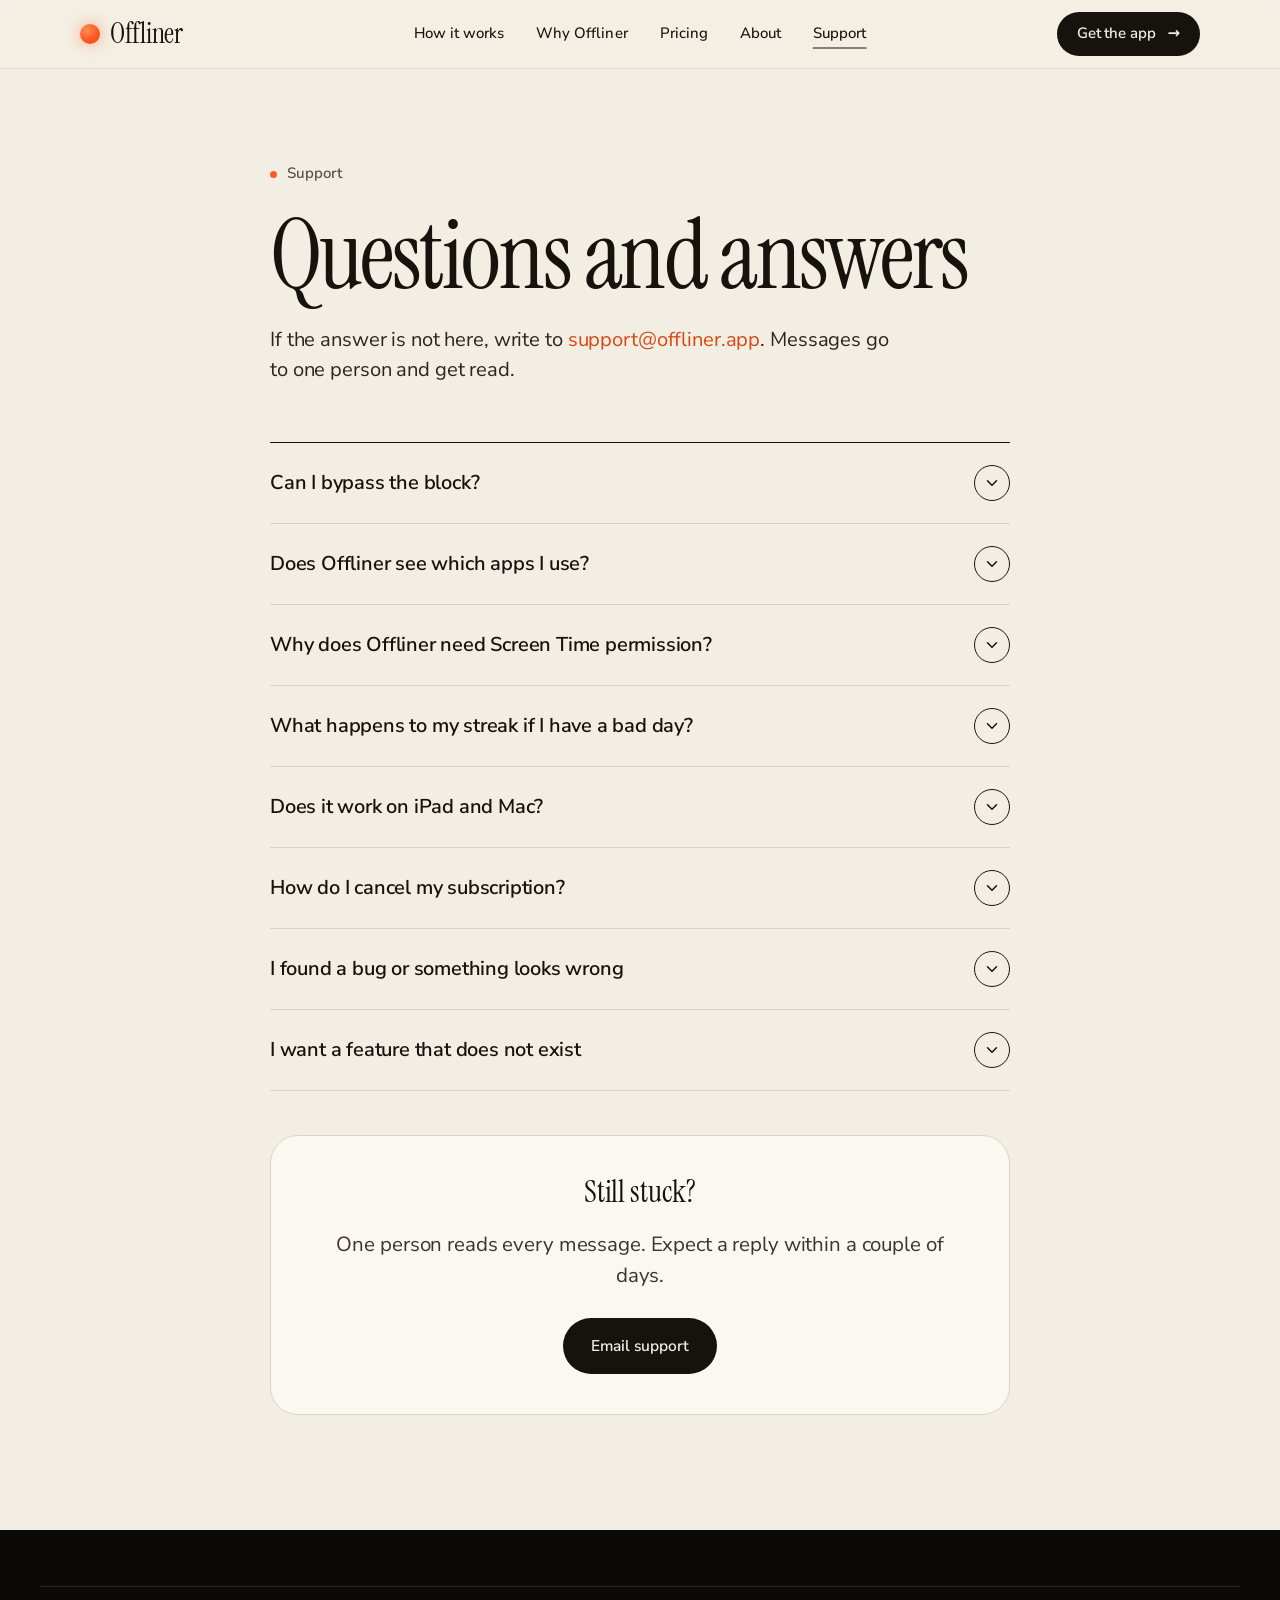
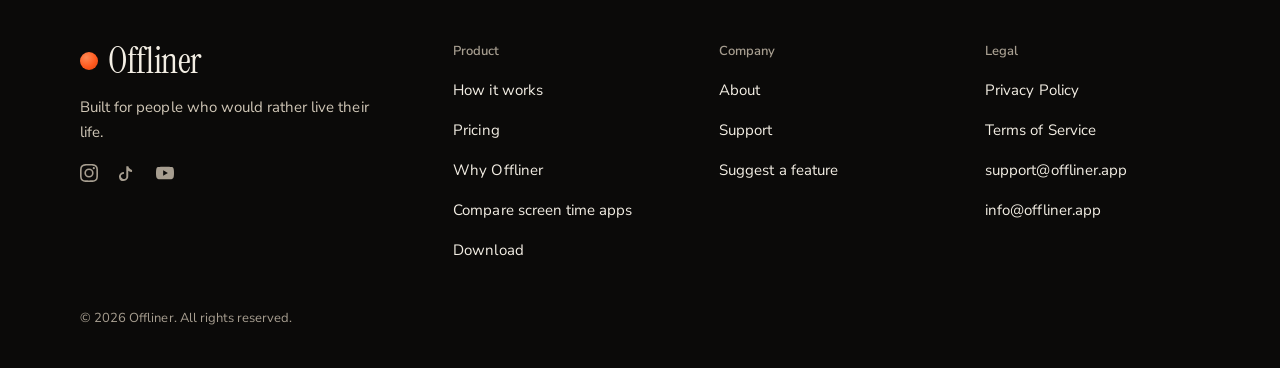
<file: support.html>
<!DOCTYPE html>
<html lang="en">
<head>
<meta charset="utf-8">
<meta name="viewport" content="width=device-width, initial-scale=1">
<title>Support · Offliner</title>
<meta name="description" content="Answers to common questions about Offliner, plus how to reach a human.">
<link rel="canonical" href="https://offliner.app/support.html">
<meta name="theme-color" content="#F3EEE4">
<link rel="icon" type="image/svg+xml" href="/assets/img/favicon.svg">
<link rel="icon" href="/assets/img/favicon.png" type="image/png">
<link rel="preconnect" href="https://fonts.googleapis.com">
<link rel="preconnect" href="https://fonts.gstatic.com" crossorigin>
<link rel="stylesheet" href="https://fonts.googleapis.com/css2?family=Instrument+Serif:ital@0;1&amp;family=Nunito+Sans:ital,opsz,wght@0,6..12,400;0,6..12,500;0,6..12,600;0,6..12,700;0,6..12,800&amp;display=swap">
<link rel="stylesheet" href="/assets/css/site.css?v=6">
<script type="application/ld+json">
{
  "@context": "https://schema.org",
  "@type": "FAQPage",
  "mainEntity": [
    {"@type":"Question","name":"Can I bypass the block?","acceptedAnswer":{"@type":"Answer","text":"There is no instant unlock and no one tap way back in. Any room to breathe has to be set up in advance, while you are calm, as part of the rule itself. With Lock Mode on you also cannot edit or delete a rule inside its active window, or pull an app out of a detox early."}},
    {"@type":"Question","name":"Does Offliner see which apps I use?","acceptedAnswer":{"@type":"Answer","text":"No. Apple's Screen Time system gives apps opaque identifiers rather than names. Your usage is computed on your device and never leaves it."}},
    {"@type":"Question","name":"Why does Offliner need Screen Time permission?","acceptedAnswer":{"@type":"Answer","text":"Blocking apps at the operating system level is only possible through Apple's Family Controls framework, which requires that permission. Without it the app cannot block anything or measure your usage."}},
    {"@type":"Question","name":"What happens to my streak if I have a bad day?","acceptedAnswer":{"@type":"Answer","text":"The day goes blank in your week row and the streak starts again. Your history is not deleted and days spent inside a detox always count, because the apps cannot open at all."}},
    {"@type":"Question","name":"How do I cancel my subscription?","acceptedAnswer":{"@type":"Answer","text":"Subscriptions are managed by Apple. Open Settings on your iPhone, tap your name, tap Subscriptions, select Offliner and tap Cancel Subscription."}}
  ]
}
</script>
</head>
<body>


<header class="header">
  <div class="wrap header__inner">
    <a class="brand" href="/" aria-label="Offliner home">
      <span class="brand__dot" aria-hidden="true"></span><span class="brand__word">Offliner</span>
    </a>
    <nav class="nav" aria-label="Main">
      <a href="/#how">How it works</a>
      <a href="/why.html">Why Offliner</a>
      <a href="/#pricing">Pricing</a>
      <a href="/about.html">About</a>
      <a href="/support.html" aria-current="page">Support</a>
    </nav>
    <div class="header__right">
      <a class="btn btn--primary btn--sm" href="https://apps.apple.com/app/id6758021299">Get the app <span class="arr" aria-hidden="true">&rarr;</span></a>
    </div>
    <button class="burger" aria-label="Open menu" aria-expanded="false" aria-controls="mobile-menu"><span></span><span></span><span></span></button>
  </div>
</header>

<div class="mobile-menu" id="mobile-menu">
  <a class="mobile-link" href="/">Home</a>
  <a class="mobile-link" href="/#how">How it works</a>
  <a class="mobile-link" href="/why.html">Why Offliner</a>
  <a class="mobile-link" href="/#pricing">Pricing</a>
  <a class="mobile-link" href="/about.html">About</a>
  <a class="mobile-link" href="/support.html" aria-current="page">Support</a>
  <a class="btn btn--primary btn--lg" href="https://apps.apple.com/app/id6758021299">Download on the App Store</a>
</div>

<main>
<section class="hero" style="text-align:left">
  <div class="wrap" style="max-width:820px">
    <span class="label label--focus">Support</span>
    <h1>Questions and answers</h1>
    <p class="lede" style="margin-top:20px">
      If the answer is not here, write to
      <a href="mailto:support@offliner.app" style="color:var(--focus)">support@offliner.app</a>.
      Messages go to one person and get read.
    </p>
  </div>
</section>

<section class="section" style="padding-top:0">
  <div class="wrap" style="max-width:820px">
    <div class="acc">

      <details class="solid-glass">
        <summary>Can I bypass the block?
          <svg class="chev" viewBox="0 0 24 24" fill="none" stroke="currentColor" stroke-width="2" stroke-linecap="round" stroke-linejoin="round"><path d="M6 9l6 6 6-6"/></svg></summary>
        <div class="acc__body" style="padding-left:22px">
          <p>Not instantly, which is the entire design. There is no one tap way back in anywhere in the app. If you want a little room to breathe, you set that up in advance as part of the rule, while you are calm, rather than deciding it in the middle of a craving. With Lock Mode on you also cannot edit or delete a rule inside its active window, or pull an app out of a detox before it finishes.</p>
        </div>
      </details>

      <details class="solid-glass">
        <summary>Does Offliner see which apps I use?
          <svg class="chev" viewBox="0 0 24 24" fill="none" stroke="currentColor" stroke-width="2" stroke-linecap="round" stroke-linejoin="round"><path d="M6 9l6 6 6-6"/></svg></summary>
        <div class="acc__body" style="padding-left:22px">
          <p>No. Apple deliberately hands apps an opaque token rather than an app name, so even we cannot read which apps you selected. Everything is computed on your iPhone and none of it is uploaded anywhere.</p>
        </div>
      </details>

      <details class="solid-glass">
        <summary>Why does Offliner need Screen Time permission?
          <svg class="chev" viewBox="0 0 24 24" fill="none" stroke="currentColor" stroke-width="2" stroke-linecap="round" stroke-linejoin="round"><path d="M6 9l6 6 6-6"/></svg></summary>
        <div class="acc__body" style="padding-left:22px">
          <p>Blocking an app at the operating system level is only possible through Apple's Family Controls framework, and reading accurate usage is only possible through Device Activity. Both require that permission. Without it Offliner cannot block anything or measure anything, which is to say it cannot work at all.</p>
        </div>
      </details>

      <details class="solid-glass">
        <summary>What happens to my streak if I have a bad day?
          <svg class="chev" viewBox="0 0 24 24" fill="none" stroke="currentColor" stroke-width="2" stroke-linecap="round" stroke-linejoin="round"><path d="M6 9l6 6 6-6"/></svg></summary>
        <div class="acc__body" style="padding-left:22px">
          <p>The day shows blank in your week row and the count starts again from the next clean day. Nothing is deleted and no notification tells you off about it. Days inside a detox cycle always count, because the apps cannot open at all during one.</p>
        </div>
      </details>

      <details class="solid-glass">
        <summary>Does it work on iPad and Mac?
          <svg class="chev" viewBox="0 0 24 24" fill="none" stroke="currentColor" stroke-width="2" stroke-linecap="round" stroke-linejoin="round"><path d="M6 9l6 6 6-6"/></svg></summary>
        <div class="acc__body" style="padding-left:22px">
          <p data-verify>Offliner runs on iPhone and iPad. Confirm current device support before publishing this answer.</p>
        </div>
      </details>

      <details class="solid-glass">
        <summary>How do I cancel my subscription?
          <svg class="chev" viewBox="0 0 24 24" fill="none" stroke="currentColor" stroke-width="2" stroke-linecap="round" stroke-linejoin="round"><path d="M6 9l6 6 6-6"/></svg></summary>
        <div class="acc__body" style="padding-left:22px">
          <p>Subscriptions are handled by Apple, not by us. Open Settings on your iPhone, tap your name at the top, tap Subscriptions, select Offliner and tap Cancel Subscription. Refund requests also go through Apple, at reportaproblem.apple.com.</p>
        </div>
      </details>

      <details class="solid-glass">
        <summary>I found a bug or something looks wrong
          <svg class="chev" viewBox="0 0 24 24" fill="none" stroke="currentColor" stroke-width="2" stroke-linecap="round" stroke-linejoin="round"><path d="M6 9l6 6 6-6"/></svg></summary>
        <div class="acc__body" style="padding-left:22px">
          <p>Please write to <a href="mailto:support@offliner.app" style="color:var(--focus)">support@offliner.app</a> with your iPhone model, your iOS version and a screenshot if you have one. That is usually enough to find it straight away.</p>
        </div>
      </details>

      <details class="solid-glass">
        <summary>I want a feature that does not exist
          <svg class="chev" viewBox="0 0 24 24" fill="none" stroke="currentColor" stroke-width="2" stroke-linecap="round" stroke-linejoin="round"><path d="M6 9l6 6 6-6"/></svg></summary>
        <div class="acc__body" style="padding-left:22px">
          <p>Good. Send it to <a href="mailto:suggestions@offliner.app" style="color:var(--focus)">suggestions@offliner.app</a> or use the <a href="/why.html#suggestions">suggestion box</a>. A large share of what shipped in the rebuild came in this way.</p>
        </div>
      </details>

    </div>

    <div class="solid-glass card--lg mt-l center">
      <h3>Still stuck?</h3>
      <p class="lede center mt-s" style="margin-inline:auto">One person reads every message. Expect a reply within a couple of days.</p>
      <div class="btn-row mt-m">
        <a class="btn btn--primary" href="mailto:support@offliner.app">Email support</a>
      </div>
    </div>
  </div>
</section>
</main>

<footer class="footer on-dark">
  <div class="wrap">
    <div class="footer__grid">
      <div class="footer__brand">
        <a class="brand" href="/" aria-label="Offliner home">
          <span class="brand__dot" aria-hidden="true"></span><span class="brand__word">Offliner</span>
        </a>
        <p>Built for people who would rather live their life.</p>
        <div class="socials">
          <a href="https://www.instagram.com/offlinerapp" target="_blank" rel="noopener noreferrer" aria-label="Instagram"><svg viewBox="0 0 24 24"><path d="M12 2.163c3.204 0 3.584.012 4.85.07 3.252.148 4.771 1.691 4.919 4.919.058 1.265.069 1.645.069 4.849 0 3.205-.012 3.584-.069 4.849-.149 3.225-1.664 4.771-4.919 4.919-1.266.058-1.644.07-4.85.07-3.204 0-3.584-.012-4.849-.07-3.26-.149-4.771-1.699-4.919-4.92-.058-1.265-.07-1.644-.07-4.849 0-3.204.013-3.583.07-4.849.149-3.227 1.664-4.771 4.919-4.919 1.266-.057 1.645-.069 4.849-.069zM12 0C8.741 0 8.333.014 7.053.072 2.695.272.273 2.69.073 7.052.014 8.333 0 8.741 0 12c0 3.259.014 3.668.072 4.948.2 4.358 2.618 6.78 6.98 6.98C8.333 23.986 8.741 24 12 24c3.259 0 3.668-.014 4.948-.072 4.354-.2 6.782-2.618 6.979-6.98.059-1.28.073-1.689.073-4.948 0-3.259-.014-3.667-.072-4.947-.196-4.354-2.617-6.78-6.979-6.98C15.668.014 15.259 0 12 0zm0 5.838a6.162 6.162 0 100 12.324 6.162 6.162 0 000-12.324zM12 16a4 4 0 110-8 4 4 0 010 8zm6.406-11.845a1.44 1.44 0 100 2.881 1.44 1.44 0 000-2.881z"/></svg></a>
          <a href="https://www.tiktok.com/@offlinerapp" target="_blank" rel="noopener noreferrer" aria-label="TikTok"><svg viewBox="-0.323 -3.128 42.684 42.128"><path d="M23.979 25.42V12.632A15.741 15.741 0 0 0 33 15.448v-4.89a9.083 9.083 0 0 1-4.912-2.82C26.016 6.431 24.586 4.358 24.132 2h-4.747l-.01 25.215c-.11 2.824-2.505 5.09-5.44 5.09-1.754-.002-3.398-.822-4.42-2.204-1.794-.913-2.919-2.716-2.92-4.682.003-2.92 2.44-5.285 5.45-5.289.56 0 1.098.09 1.608.245v-4.933C7.202 15.589 2 20.722 2 27.016c0 3.045 1.219 5.816 3.205 7.885A12.115 12.115 0 0 0 12.045 37c6.58 0 11.934-5.195 11.934-11.58"/></svg></a>
          <a href="https://www.youtube.com/@OfflinerApp" target="_blank" rel="noopener noreferrer" aria-label="YouTube"><svg viewBox="0 0 24 24"><path d="M23.498 6.186a3.016 3.016 0 00-2.122-2.136C19.505 3.545 12 3.545 12 3.545s-7.505 0-9.377.505A3.017 3.017 0 00.502 6.186C0 8.07 0 12 0 12s0 3.93.502 5.814a3.016 3.016 0 002.122 2.136c1.871.505 9.376.505 9.376.505s7.505 0 9.377-.505a3.015 3.015 0 002.122-2.136C24 15.93 24 12 24 12s0-3.93-.502-5.814zM9.545 15.568V8.432L15.818 12l-6.273 3.568z"/></svg></a>
        </div>
      </div>
      <div class="footer__col">
        <h4>Product</h4>
        <ul>
          <li><a href="/#how">How it works</a></li>
          <li><a href="/#pricing">Pricing</a></li>
          <li><a href="/why.html">Why Offliner</a></li>
          <li><a href="/screen-time-app.html">Compare screen time apps</a></li>
          <li><a href="https://apps.apple.com/app/id6758021299">Download</a></li>
        </ul>
      </div>
      <div class="footer__col">
        <h4>Company</h4>
        <ul>
          <li><a href="/about.html">About</a></li>
          <li><a href="/support.html">Support</a></li>
          <li><a href="/why.html#suggestions">Suggest a feature</a></li>
        </ul>
      </div>
      <div class="footer__col">
        <h4>Legal</h4>
        <ul>
          <li><a href="/privacy.html">Privacy Policy</a></li>
          <li><a href="/terms.html">Terms of Service</a></li>
          <li><a href="mailto:support@offliner.app">support@offliner.app</a></li>
          <li><a href="mailto:info@offliner.app">info@offliner.app</a></li>
        </ul>
      </div>
    </div>
    <div class="footer__bottom">
      <span>&copy; <span data-year>2026</span> Offliner. All rights reserved.</span>
    </div>
  </div>
</footer>

<script src="/assets/js/site.js?v=5" defer></script>
</body>
</html>
</file>
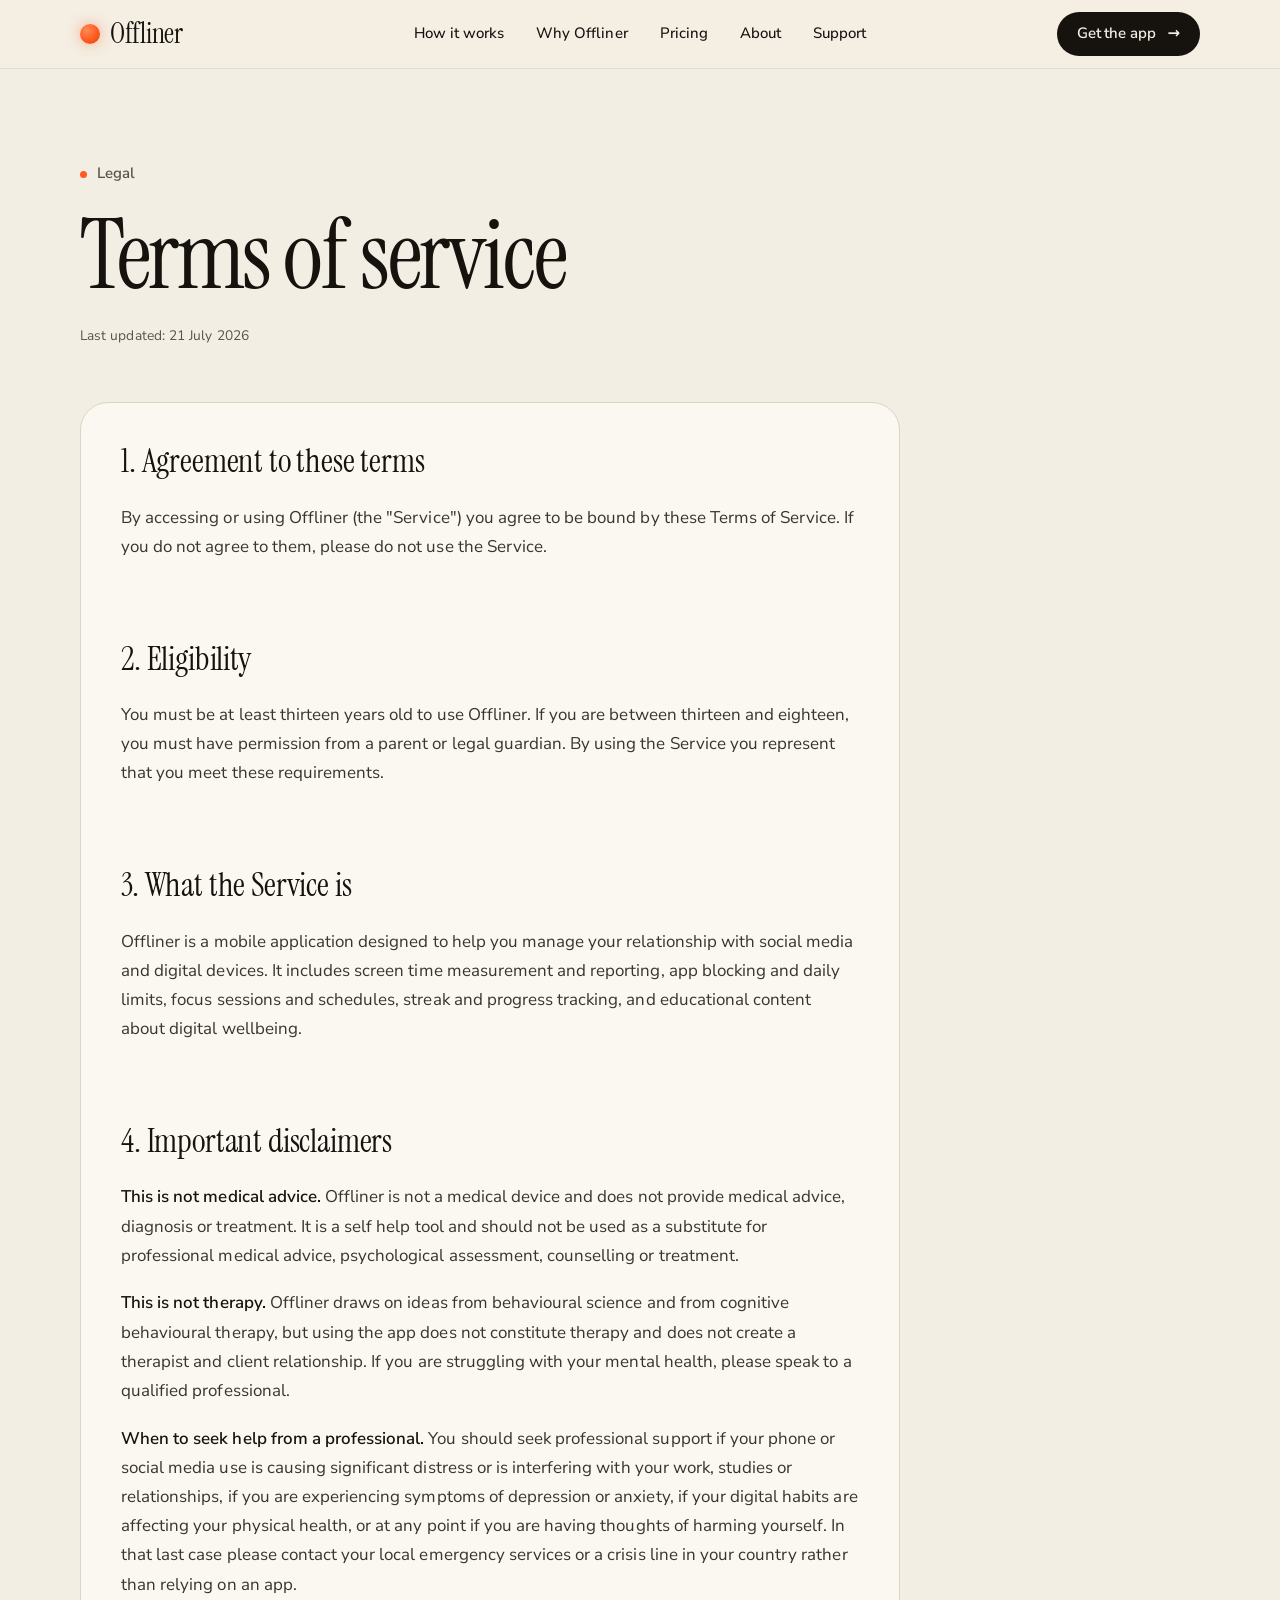
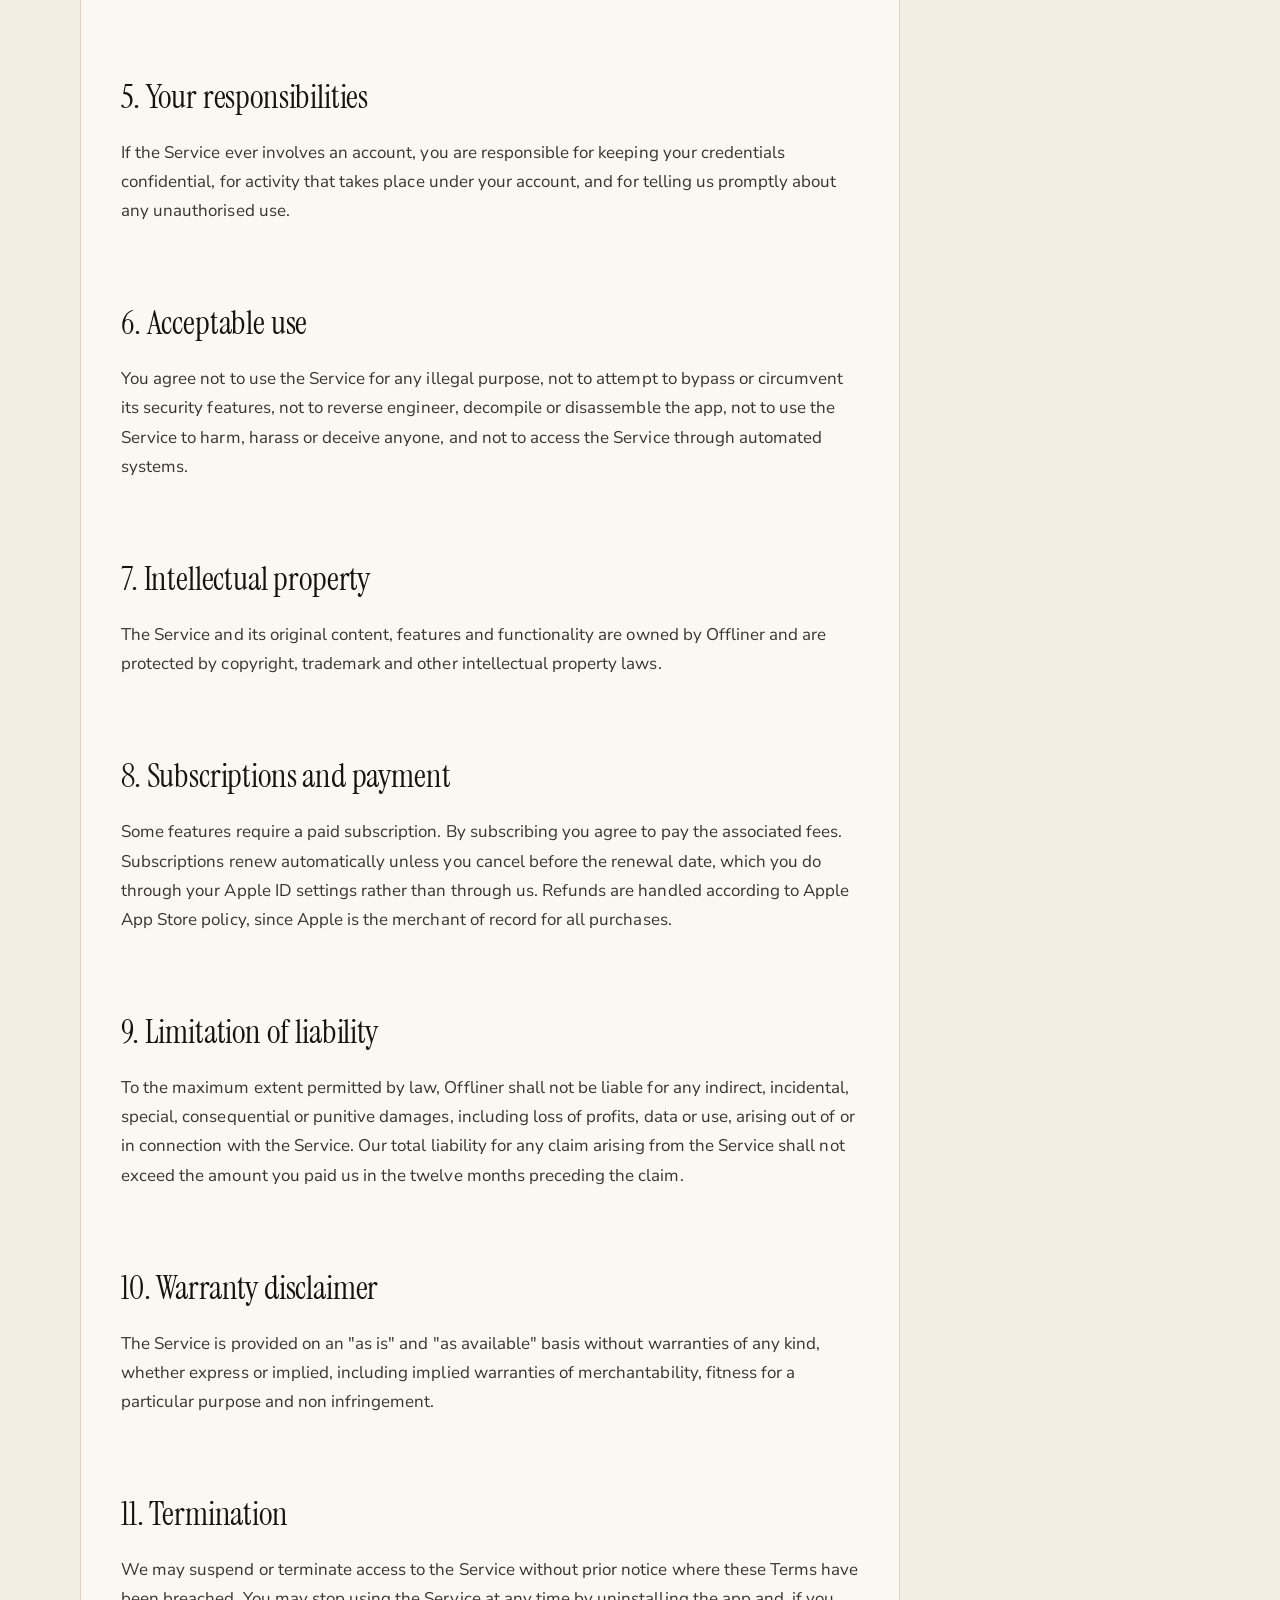
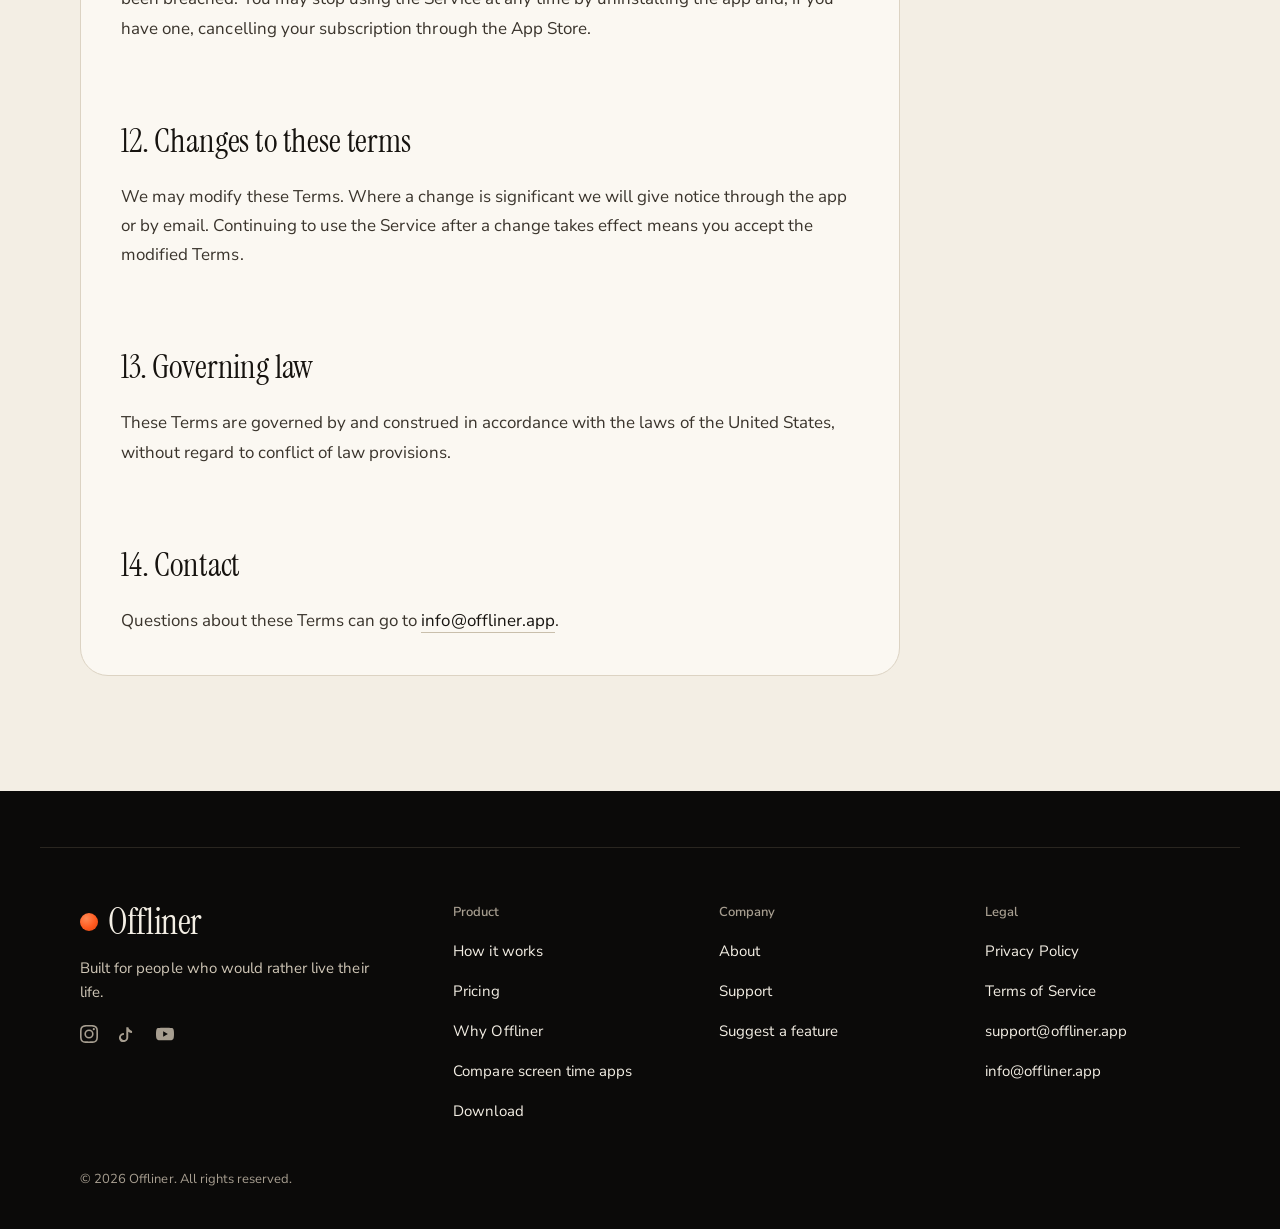
<file: terms.html>
<!DOCTYPE html>
<html lang="en">
<head>
<meta charset="utf-8">
<meta name="viewport" content="width=device-width, initial-scale=1">
<title>Terms of Service · Offliner</title>
<meta name="description" content="The rules and guidelines for using Offliner.">
<link rel="canonical" href="https://offliner.app/terms.html">
<meta name="robots" content="index, follow">
<meta name="theme-color" content="#F3EEE4">
<link rel="icon" type="image/svg+xml" href="/assets/img/favicon.svg">
<link rel="icon" href="/assets/img/favicon.png" type="image/png">
<link rel="preconnect" href="https://fonts.googleapis.com">
<link rel="preconnect" href="https://fonts.gstatic.com" crossorigin>
<link rel="stylesheet" href="https://fonts.googleapis.com/css2?family=Instrument+Serif:ital@0;1&amp;family=Nunito+Sans:ital,opsz,wght@0,6..12,400;0,6..12,500;0,6..12,600;0,6..12,700;0,6..12,800&amp;display=swap">
<link rel="stylesheet" href="/assets/css/site.css?v=6">
</head>
<body>


<header class="header">
  <div class="wrap header__inner">
    <a class="brand" href="/" aria-label="Offliner home">
      <span class="brand__dot" aria-hidden="true"></span><span class="brand__word">Offliner</span>
    </a>
    <nav class="nav" aria-label="Main">
      <a href="/#how">How it works</a>
      <a href="/why.html">Why Offliner</a>
      <a href="/#pricing">Pricing</a>
      <a href="/about.html">About</a>
      <a href="/support.html">Support</a>
    </nav>
    <div class="header__right">
      <a class="btn btn--primary btn--sm" href="https://apps.apple.com/app/id6758021299">Get the app <span class="arr" aria-hidden="true">&rarr;</span></a>
    </div>
    <button class="burger" aria-label="Open menu" aria-expanded="false" aria-controls="mobile-menu"><span></span><span></span><span></span></button>
  </div>
</header>

<div class="mobile-menu" id="mobile-menu">
  <a class="mobile-link" href="/">Home</a>
  <a class="mobile-link" href="/#how">How it works</a>
  <a class="mobile-link" href="/why.html">Why Offliner</a>
  <a class="mobile-link" href="/#pricing">Pricing</a>
  <a class="mobile-link" href="/about.html">About</a>
  <a class="mobile-link" href="/support.html">Support</a>
  <a class="btn btn--primary btn--lg" href="https://apps.apple.com/app/id6758021299">Download on the App Store</a>
</div>

<main>
<section class="hero" style="text-align:left">
  <div class="wrap">
    <span class="label label--focus">Legal</span>
    <h1>Terms of service</h1>
    <p class="btn-note" style="margin-top:18px">Last updated: 21 July 2026</p>
  </div>
</section>

<section class="section" style="padding-top:0">
  <div class="wrap">
    <div class="solid-glass card--lg prose" style="max-width:820px">

      <h3>1. Agreement to these terms</h3>
      <p>By accessing or using Offliner (the "Service") you agree to be bound by these Terms of Service. If you do not agree to them, please do not use the Service.</p>

      <h3>2. Eligibility</h3>
      <p>You must be at least thirteen years old to use Offliner. If you are between thirteen and eighteen, you must have permission from a parent or legal guardian. By using the Service you represent that you meet these requirements.</p>

      <h3>3. What the Service is</h3>
      <p>Offliner is a mobile application designed to help you manage your relationship with social media and digital devices. It includes screen time measurement and reporting, app blocking and daily limits, focus sessions and schedules, streak and progress tracking, and educational content about digital wellbeing.</p>

      <h3>4. Important disclaimers</h3>
      <p><strong>This is not medical advice.</strong> Offliner is not a medical device and does not provide medical advice, diagnosis or treatment. It is a self help tool and should not be used as a substitute for professional medical advice, psychological assessment, counselling or treatment.</p>
      <p><strong>This is not therapy.</strong> Offliner draws on ideas from behavioural science and from cognitive behavioural therapy, but using the app does not constitute therapy and does not create a therapist and client relationship. If you are struggling with your mental health, please speak to a qualified professional.</p>
      <p><strong>When to seek help from a professional.</strong> You should seek professional support if your phone or social media use is causing significant distress or is interfering with your work, studies or relationships, if you are experiencing symptoms of depression or anxiety, if your digital habits are affecting your physical health, or at any point if you are having thoughts of harming yourself. In that last case please contact your local emergency services or a crisis line in your country rather than relying on an app.</p>

      <h3>5. Your responsibilities</h3>
      <p>If the Service ever involves an account, you are responsible for keeping your credentials confidential, for activity that takes place under your account, and for telling us promptly about any unauthorised use.</p>

      <h3>6. Acceptable use</h3>
      <p>You agree not to use the Service for any illegal purpose, not to attempt to bypass or circumvent its security features, not to reverse engineer, decompile or disassemble the app, not to use the Service to harm, harass or deceive anyone, and not to access the Service through automated systems.</p>

      <h3>7. Intellectual property</h3>
      <p>The Service and its original content, features and functionality are owned by Offliner and are protected by copyright, trademark and other intellectual property laws.</p>

      <h3>8. Subscriptions and payment</h3>
      <p>Some features require a paid subscription. By subscribing you agree to pay the associated fees. Subscriptions renew automatically unless you cancel before the renewal date, which you do through your Apple ID settings rather than through us. Refunds are handled according to Apple App Store policy, since Apple is the merchant of record for all purchases.</p>

      <h3>9. Limitation of liability</h3>
      <p>To the maximum extent permitted by law, Offliner shall not be liable for any indirect, incidental, special, consequential or punitive damages, including loss of profits, data or use, arising out of or in connection with the Service. Our total liability for any claim arising from the Service shall not exceed the amount you paid us in the twelve months preceding the claim.</p>

      <h3>10. Warranty disclaimer</h3>
      <p>The Service is provided on an "as is" and "as available" basis without warranties of any kind, whether express or implied, including implied warranties of merchantability, fitness for a particular purpose and non infringement.</p>

      <h3>11. Termination</h3>
      <p>We may suspend or terminate access to the Service without prior notice where these Terms have been breached. You may stop using the Service at any time by uninstalling the app and, if you have one, cancelling your subscription through the App Store.</p>

      <h3>12. Changes to these terms</h3>
      <p>We may modify these Terms. Where a change is significant we will give notice through the app or by email. Continuing to use the Service after a change takes effect means you accept the modified Terms.</p>

      <h3>13. Governing law</h3>
      <p>These Terms are governed by and construed in accordance with the laws of the United States, without regard to conflict of law provisions.</p>

      <h3>14. Contact</h3>
      <p>Questions about these Terms can go to <a href="mailto:info@offliner.app">info@offliner.app</a>.</p>

    </div>
  </div>
</section>
</main>

<footer class="footer on-dark">
  <div class="wrap">
    <div class="footer__grid">
      <div class="footer__brand">
        <a class="brand" href="/" aria-label="Offliner home">
          <span class="brand__dot" aria-hidden="true"></span><span class="brand__word">Offliner</span>
        </a>
        <p>Built for people who would rather live their life.</p>
        <div class="socials">
          <a href="https://www.instagram.com/offlinerapp" target="_blank" rel="noopener noreferrer" aria-label="Instagram"><svg viewBox="0 0 24 24"><path d="M12 2.163c3.204 0 3.584.012 4.85.07 3.252.148 4.771 1.691 4.919 4.919.058 1.265.069 1.645.069 4.849 0 3.205-.012 3.584-.069 4.849-.149 3.225-1.664 4.771-4.919 4.919-1.266.058-1.644.07-4.85.07-3.204 0-3.584-.012-4.849-.07-3.26-.149-4.771-1.699-4.919-4.92-.058-1.265-.07-1.644-.07-4.849 0-3.204.013-3.583.07-4.849.149-3.227 1.664-4.771 4.919-4.919 1.266-.057 1.645-.069 4.849-.069zM12 0C8.741 0 8.333.014 7.053.072 2.695.272.273 2.69.073 7.052.014 8.333 0 8.741 0 12c0 3.259.014 3.668.072 4.948.2 4.358 2.618 6.78 6.98 6.98C8.333 23.986 8.741 24 12 24c3.259 0 3.668-.014 4.948-.072 4.354-.2 6.782-2.618 6.979-6.98.059-1.28.073-1.689.073-4.948 0-3.259-.014-3.667-.072-4.947-.196-4.354-2.617-6.78-6.979-6.98C15.668.014 15.259 0 12 0zm0 5.838a6.162 6.162 0 100 12.324 6.162 6.162 0 000-12.324zM12 16a4 4 0 110-8 4 4 0 010 8zm6.406-11.845a1.44 1.44 0 100 2.881 1.44 1.44 0 000-2.881z"/></svg></a>
          <a href="https://www.tiktok.com/@offlinerapp" target="_blank" rel="noopener noreferrer" aria-label="TikTok"><svg viewBox="-0.323 -3.128 42.684 42.128"><path d="M23.979 25.42V12.632A15.741 15.741 0 0 0 33 15.448v-4.89a9.083 9.083 0 0 1-4.912-2.82C26.016 6.431 24.586 4.358 24.132 2h-4.747l-.01 25.215c-.11 2.824-2.505 5.09-5.44 5.09-1.754-.002-3.398-.822-4.42-2.204-1.794-.913-2.919-2.716-2.92-4.682.003-2.92 2.44-5.285 5.45-5.289.56 0 1.098.09 1.608.245v-4.933C7.202 15.589 2 20.722 2 27.016c0 3.045 1.219 5.816 3.205 7.885A12.115 12.115 0 0 0 12.045 37c6.58 0 11.934-5.195 11.934-11.58"/></svg></a>
          <a href="https://www.youtube.com/@OfflinerApp" target="_blank" rel="noopener noreferrer" aria-label="YouTube"><svg viewBox="0 0 24 24"><path d="M23.498 6.186a3.016 3.016 0 00-2.122-2.136C19.505 3.545 12 3.545 12 3.545s-7.505 0-9.377.505A3.017 3.017 0 00.502 6.186C0 8.07 0 12 0 12s0 3.93.502 5.814a3.016 3.016 0 002.122 2.136c1.871.505 9.376.505 9.376.505s7.505 0 9.377-.505a3.015 3.015 0 002.122-2.136C24 15.93 24 12 24 12s0-3.93-.502-5.814zM9.545 15.568V8.432L15.818 12l-6.273 3.568z"/></svg></a>
        </div>
      </div>
      <div class="footer__col">
        <h4>Product</h4>
        <ul>
          <li><a href="/#how">How it works</a></li>
          <li><a href="/#pricing">Pricing</a></li>
          <li><a href="/why.html">Why Offliner</a></li>
          <li><a href="/screen-time-app.html">Compare screen time apps</a></li>
          <li><a href="https://apps.apple.com/app/id6758021299">Download</a></li>
        </ul>
      </div>
      <div class="footer__col">
        <h4>Company</h4>
        <ul>
          <li><a href="/about.html">About</a></li>
          <li><a href="/support.html">Support</a></li>
          <li><a href="/why.html#suggestions">Suggest a feature</a></li>
        </ul>
      </div>
      <div class="footer__col">
        <h4>Legal</h4>
        <ul>
          <li><a href="/privacy.html">Privacy Policy</a></li>
          <li><a href="/terms.html">Terms of Service</a></li>
          <li><a href="mailto:support@offliner.app">support@offliner.app</a></li>
          <li><a href="mailto:info@offliner.app">info@offliner.app</a></li>
        </ul>
      </div>
    </div>
    <div class="footer__bottom">
      <span>&copy; <span data-year>2026</span> Offliner. All rights reserved.</span>
    </div>
  </div>
</footer>

<script src="/assets/js/site.js?v=5" defer></script>
</body>
</html>
</file>
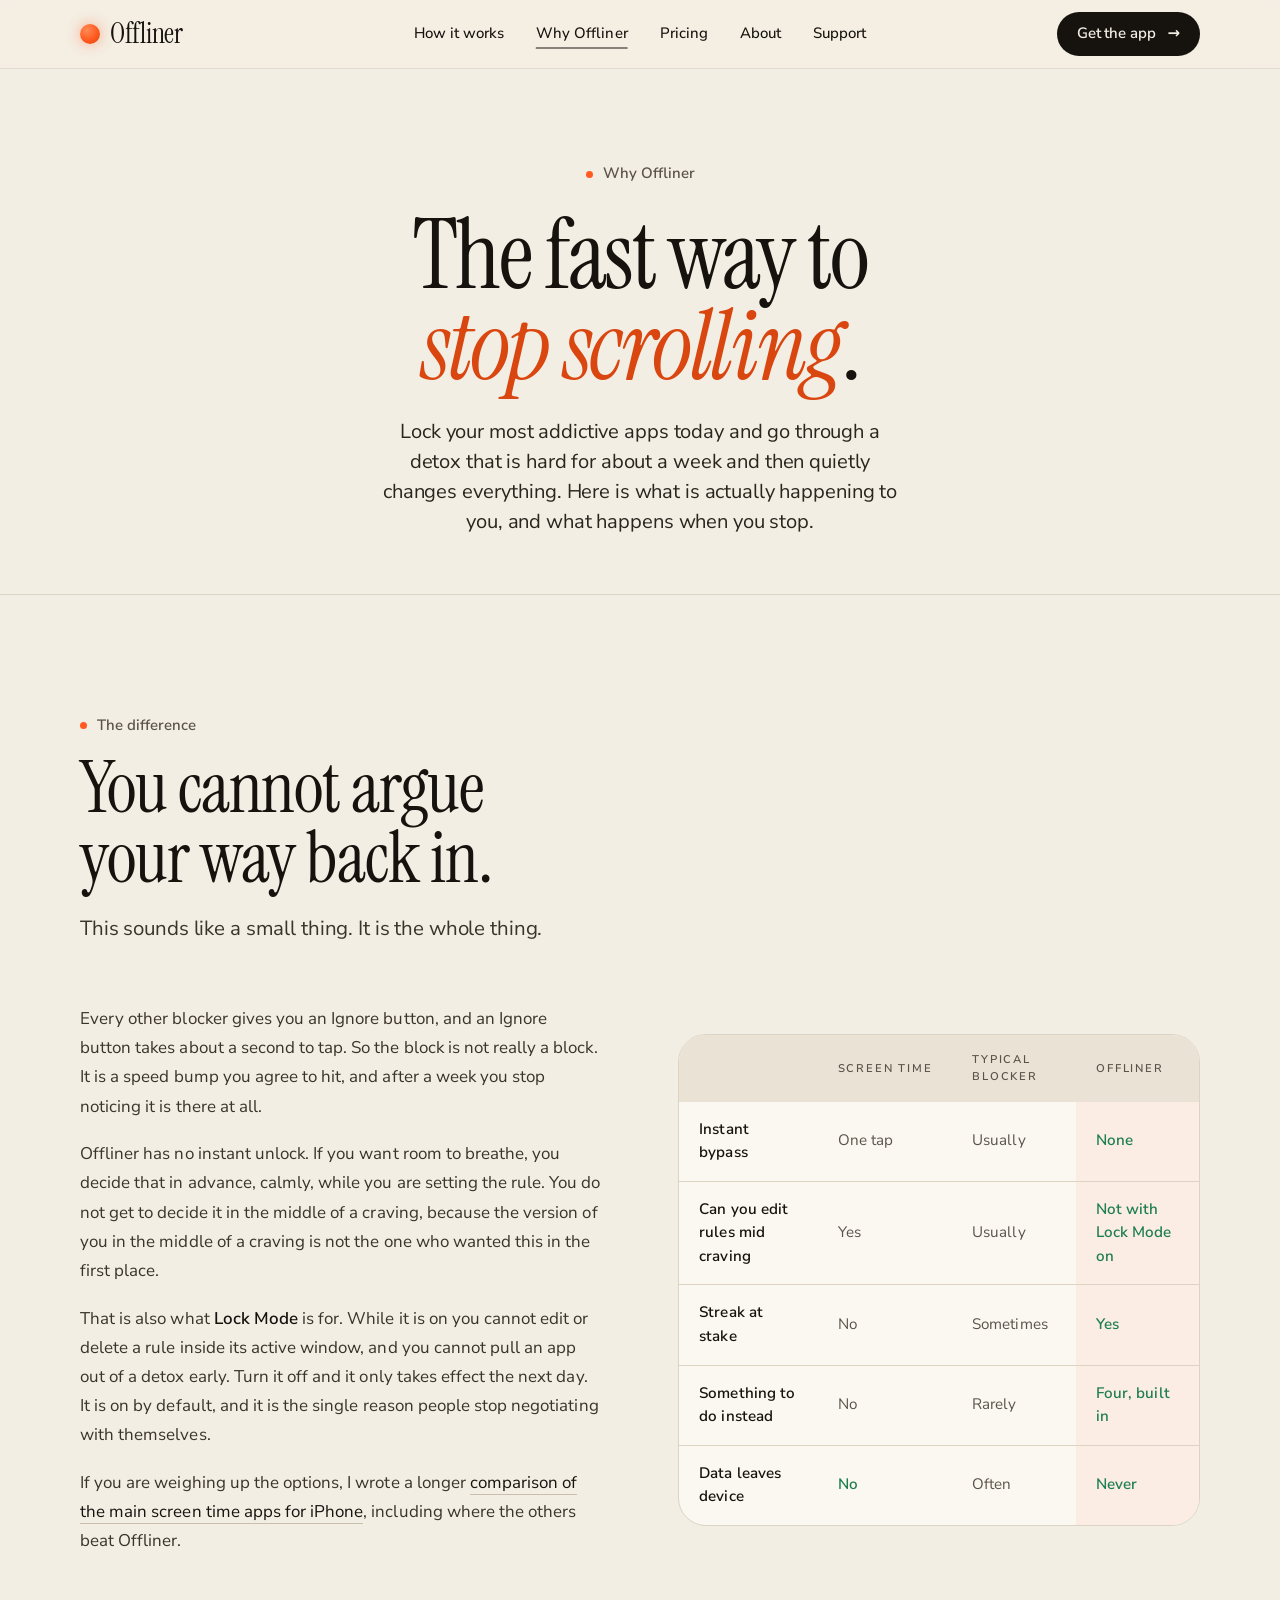
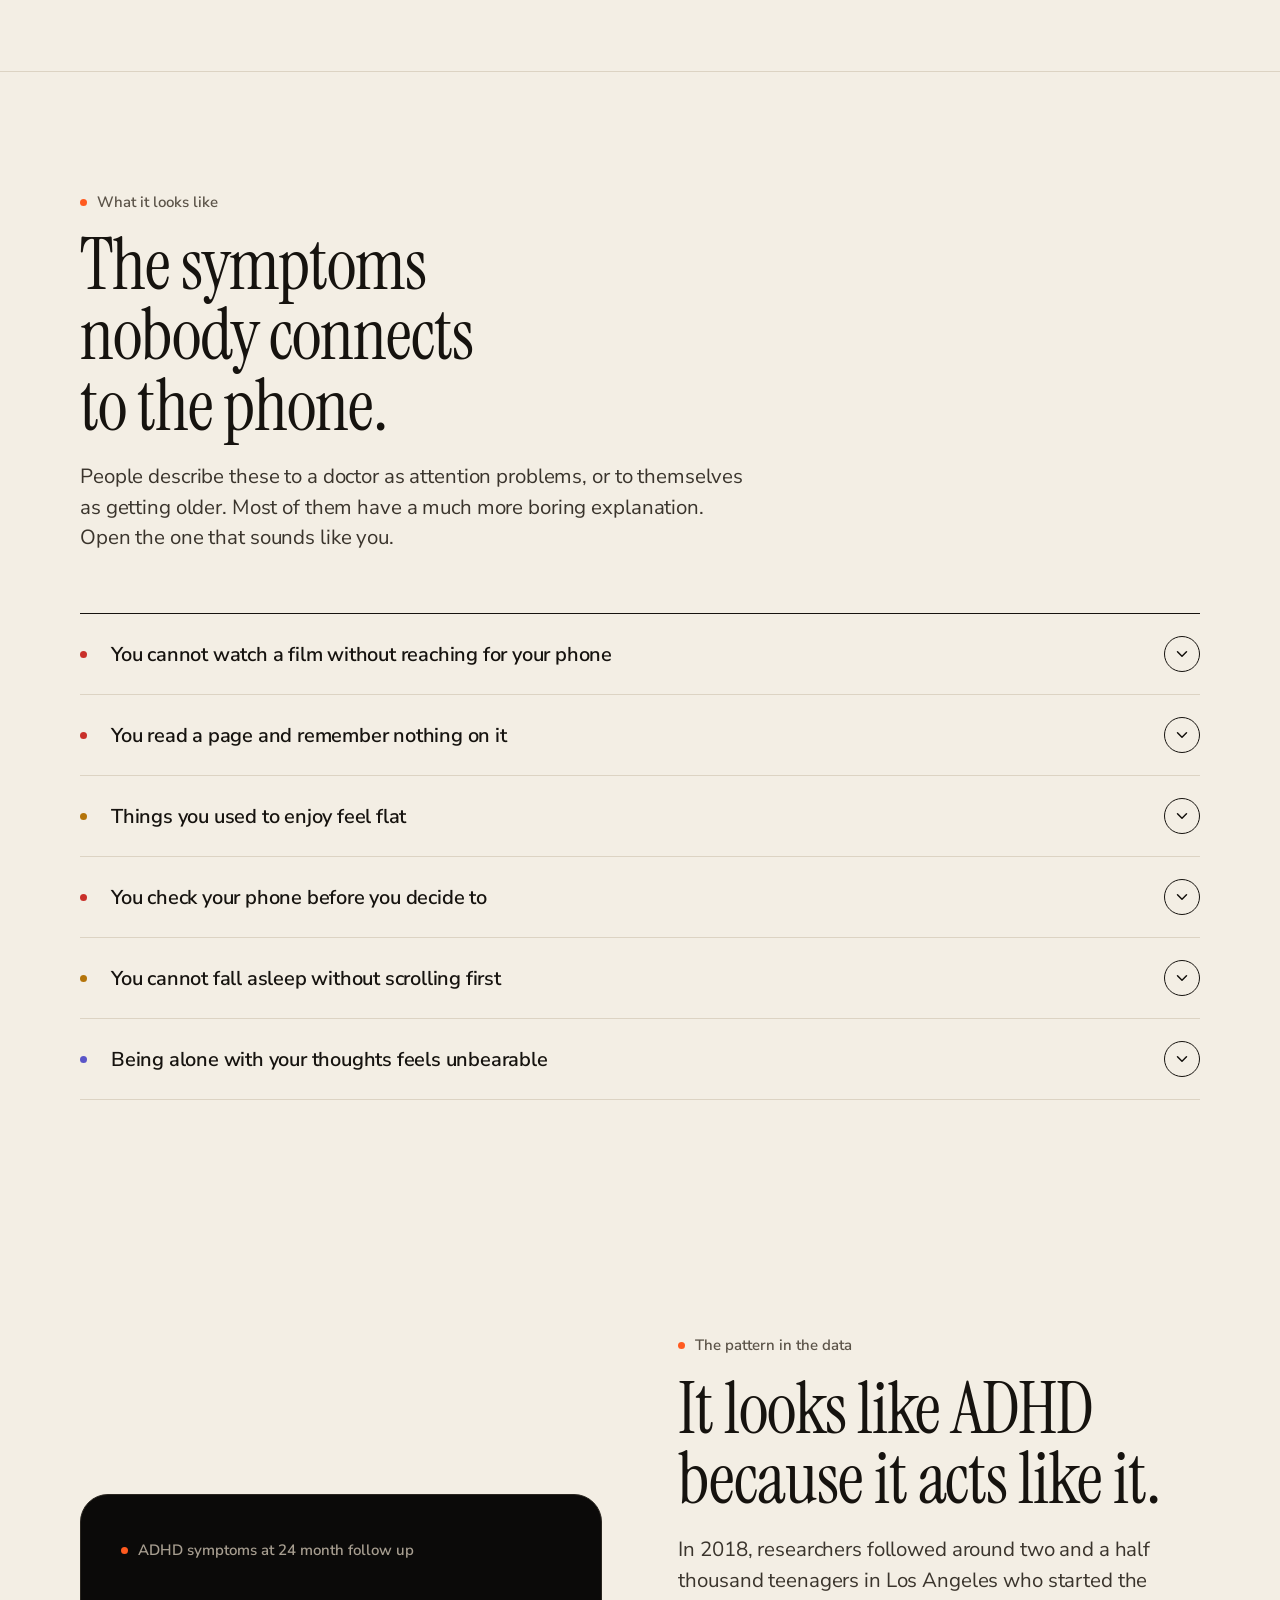
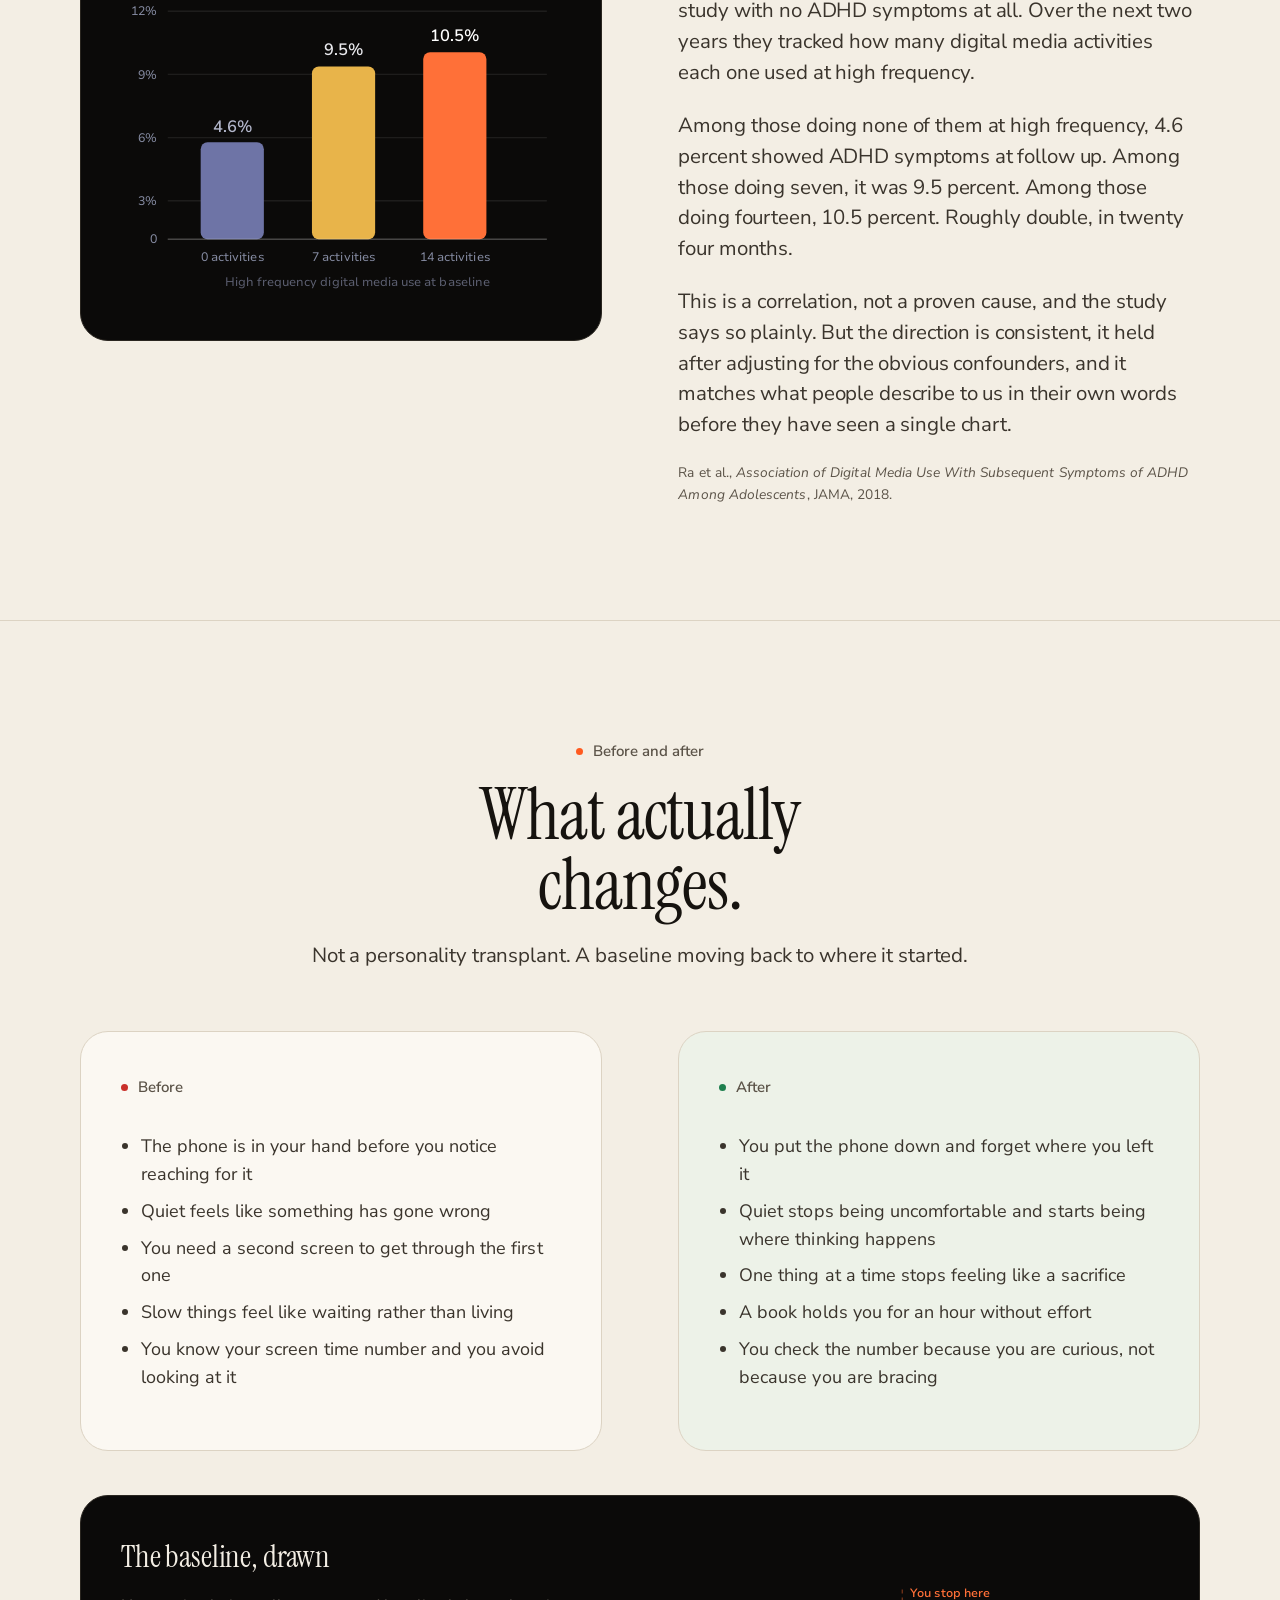
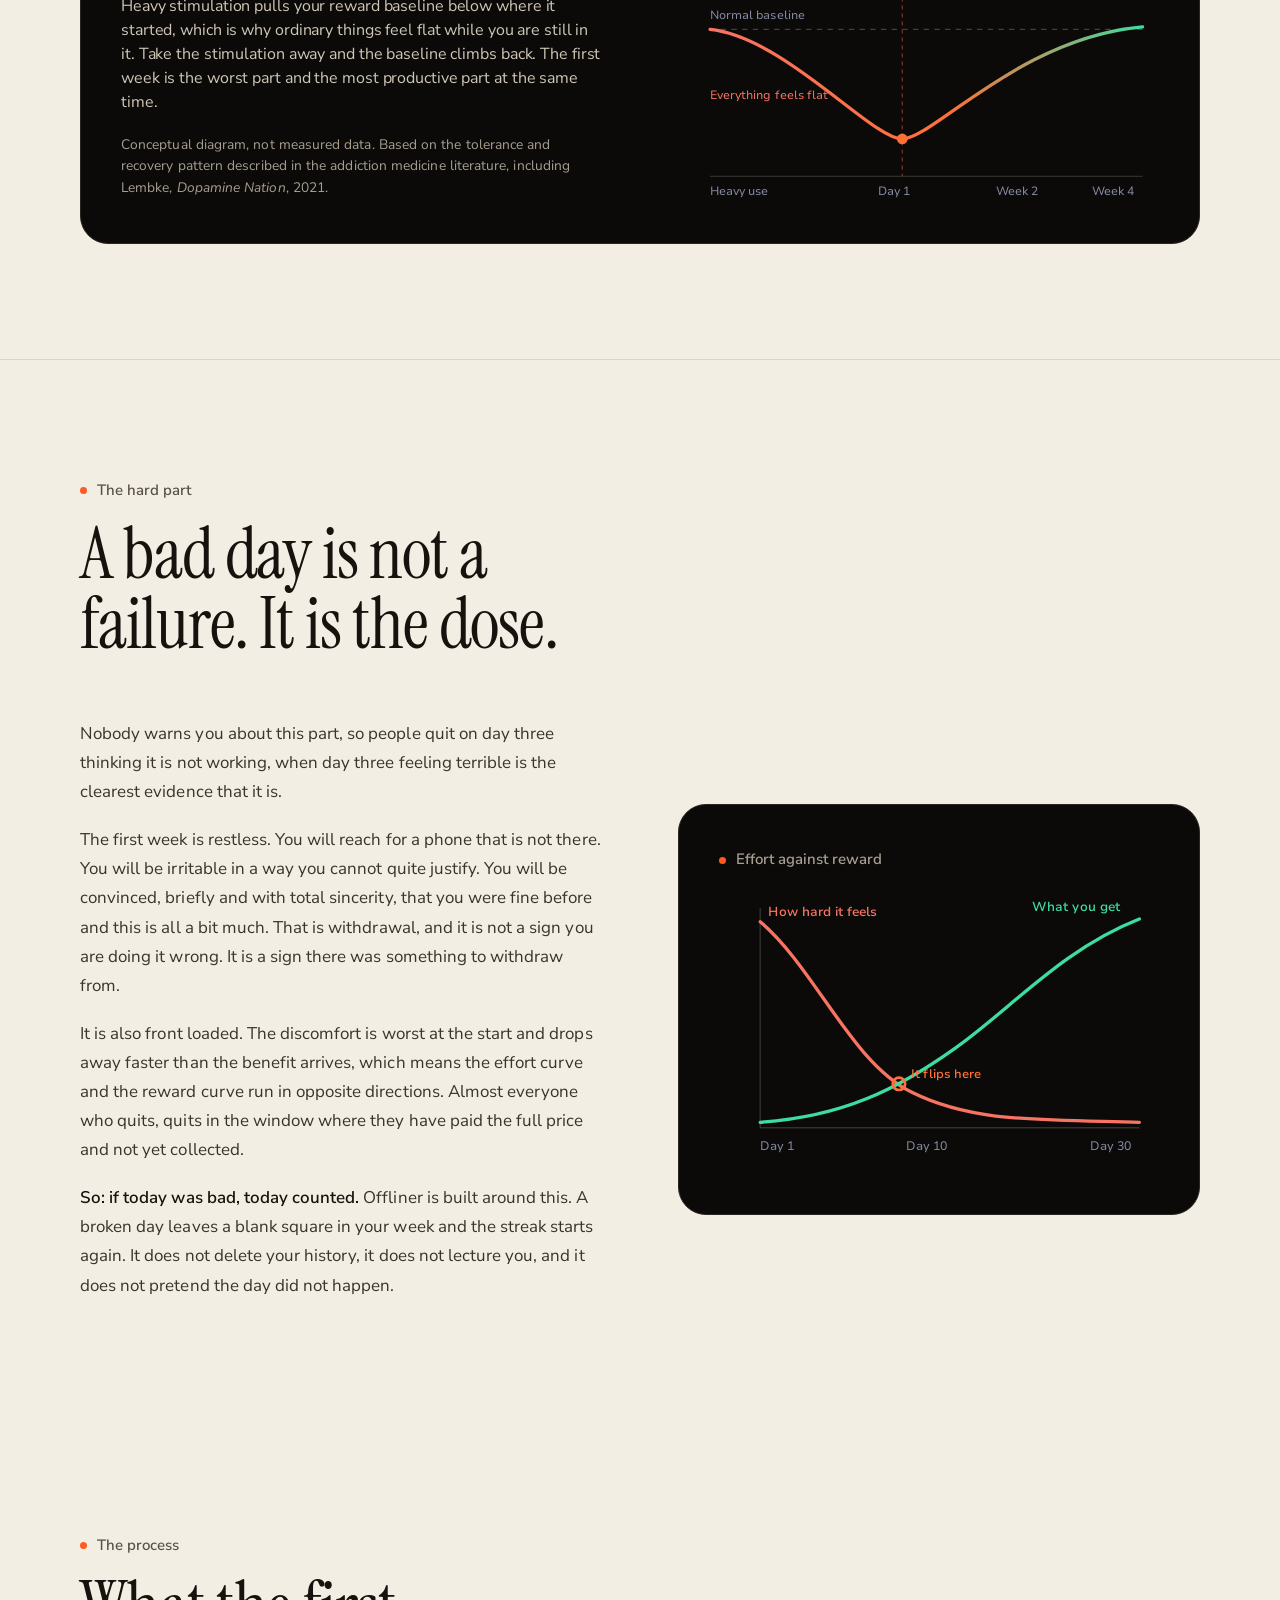
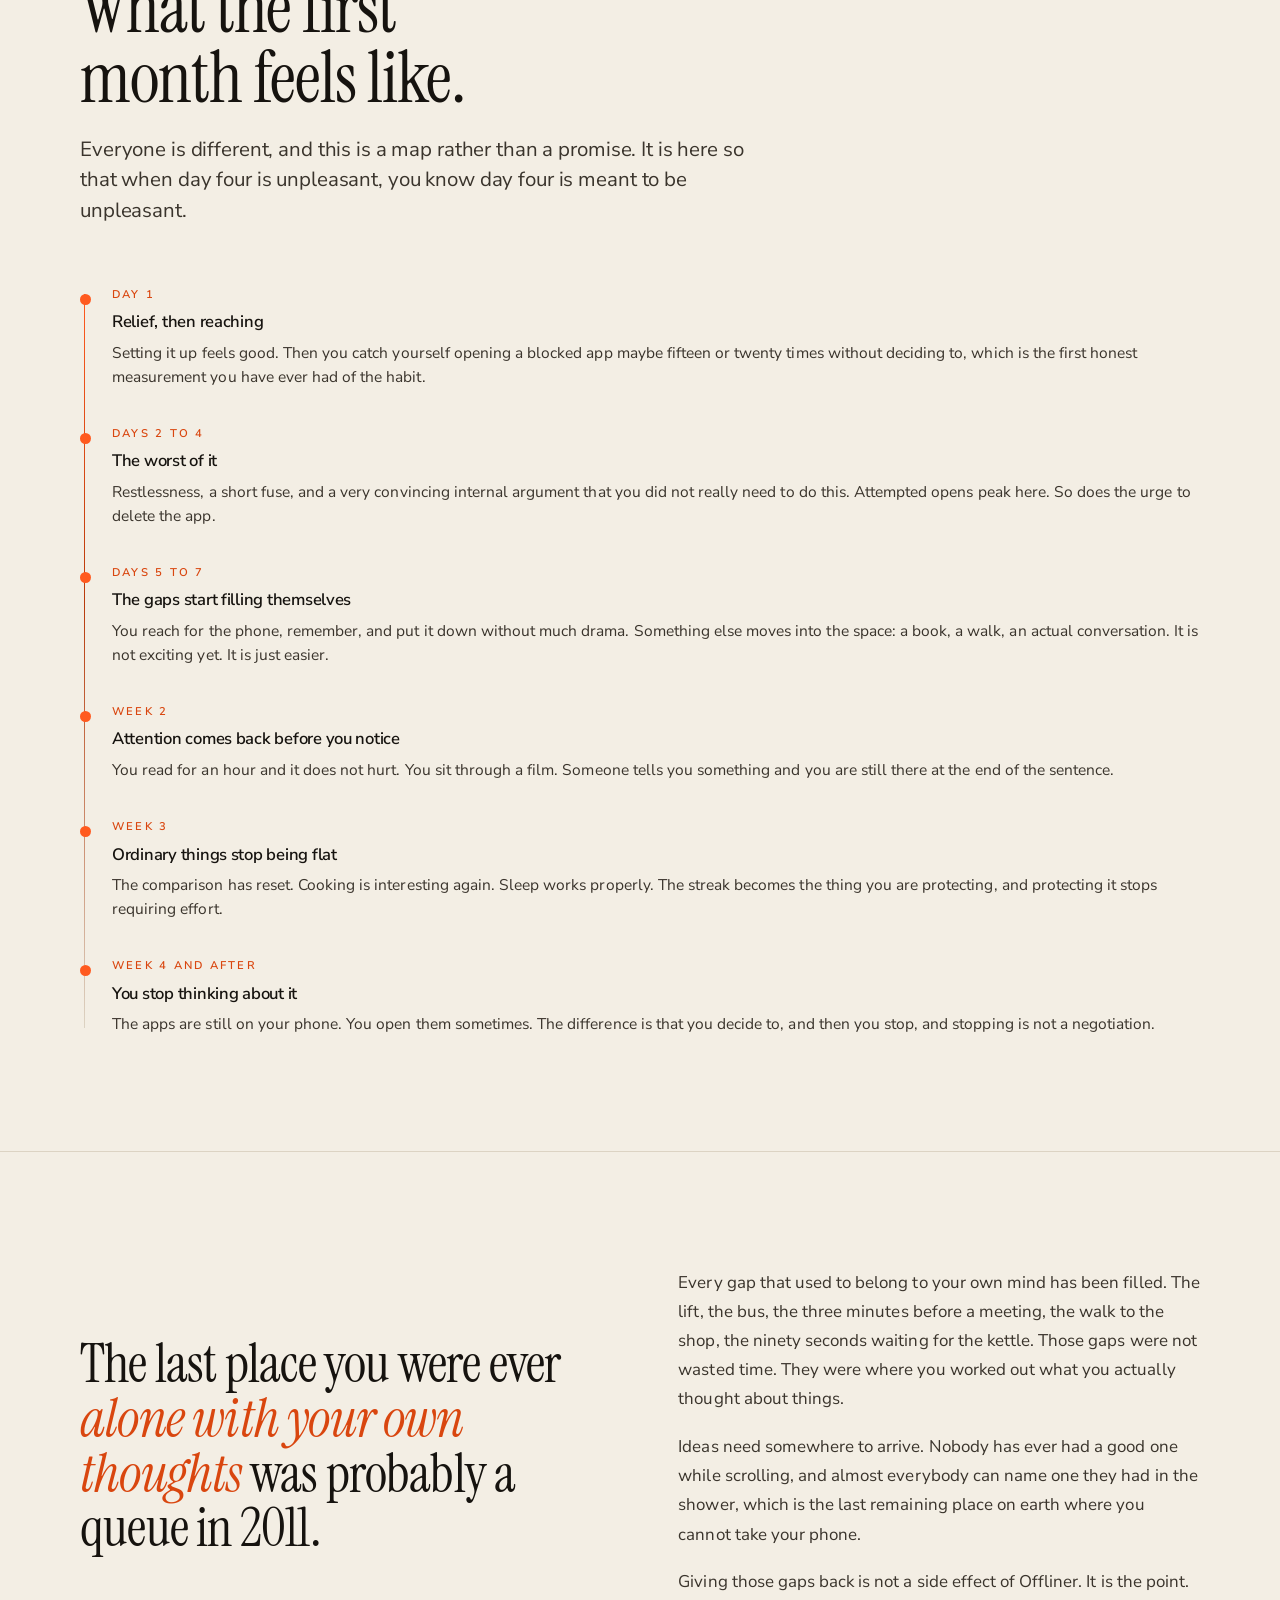
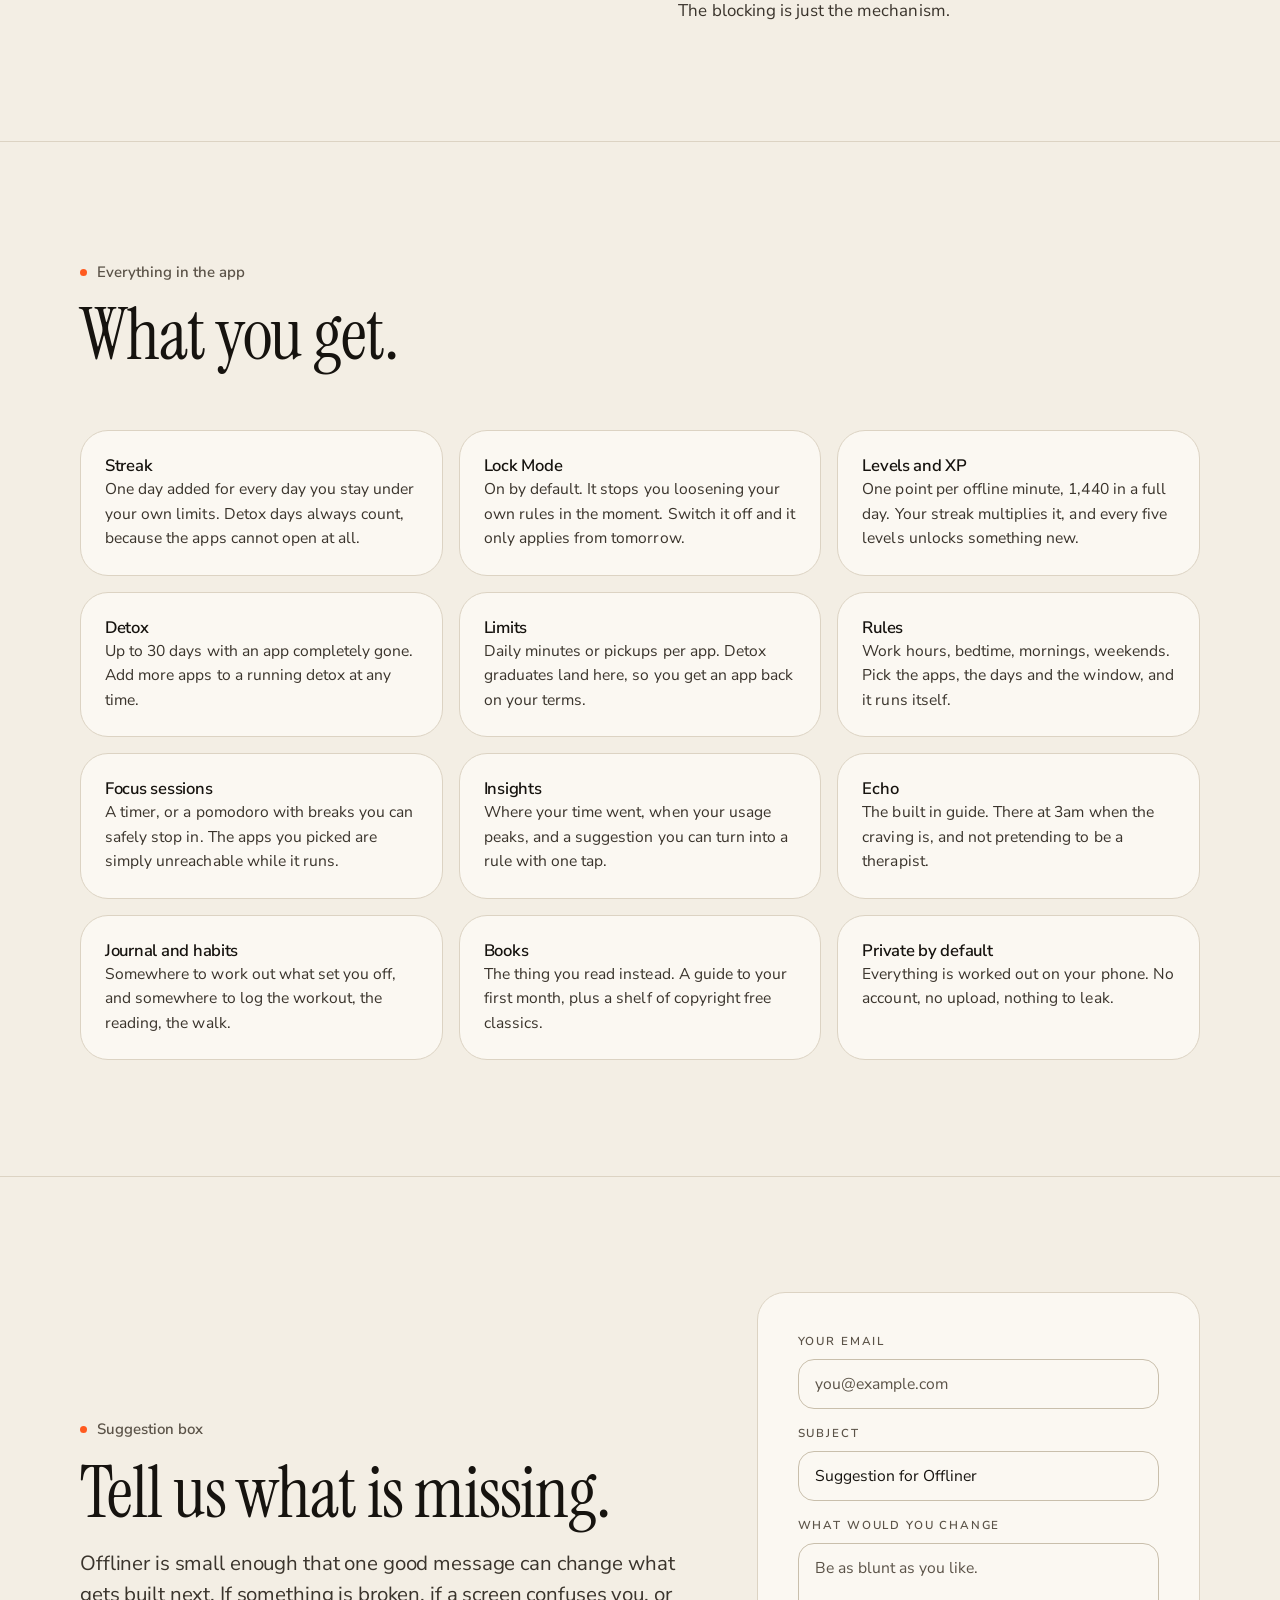
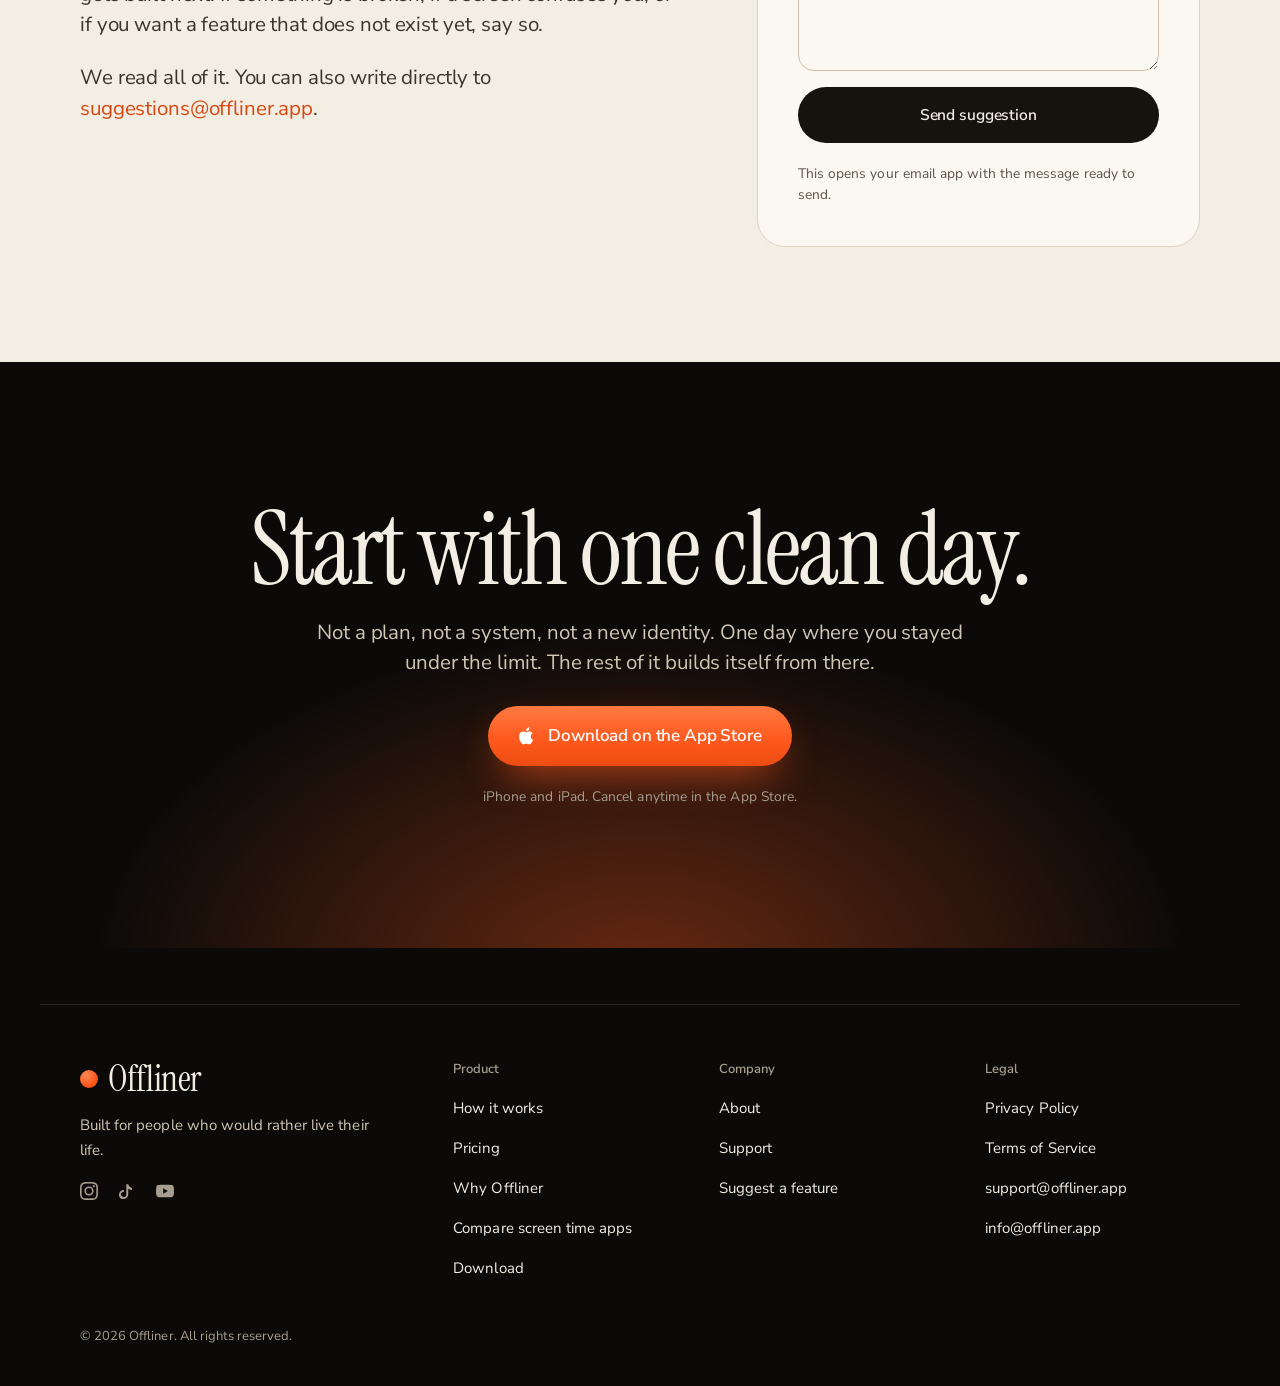
<file: why.html>
<!DOCTYPE html>
<html lang="en">
<head>
<meta charset="utf-8">
<meta name="viewport" content="width=device-width, initial-scale=1, viewport-fit=cover">
<title>Phone Addiction Symptoms and What a Social Media Detox Does | Offliner</title>
<meta name="description" content="Why you cannot stop scrolling, the six phone addiction symptoms nobody connects to their phone, what the research says about digital media and attention, and a day by day social media detox timeline.">
<link rel="canonical" href="https://offliner.app/why.html">
<meta name="theme-color" content="#F3EEE4">
<meta name="robots" content="index, follow, max-image-preview:large, max-snippet:-1">
<meta name="author" content="Rodrigo Atiye">
<meta name="apple-itunes-app" content="app-id=6758021299">

<meta property="og:type" content="article">
<meta property="og:site_name" content="Offliner">
<meta property="og:locale" content="en_US">
<meta property="og:url" content="https://offliner.app/why.html">
<meta property="og:title" content="Phone Addiction Symptoms and What a Social Media Detox Does">
<meta property="og:description" content="Six symptoms nobody connects to their phone, what the research actually shows, and a day by day detox timeline.">
<meta property="og:image" content="https://offliner.app/assets/img/og-image.png">
<meta property="og:image:width" content="1200">
<meta property="og:image:height" content="630">
<meta name="twitter:card" content="summary_large_image">
<meta name="twitter:title" content="Phone Addiction Symptoms and What a Social Media Detox Does">
<meta name="twitter:description" content="Six symptoms nobody connects to their phone, what the research actually shows, and a day by day detox timeline.">
<meta name="twitter:image" content="https://offliner.app/assets/img/og-image.png">

<link rel="icon" type="image/svg+xml" href="/assets/img/favicon.svg">
<link rel="icon" href="/assets/img/favicon.png" type="image/png">
<link rel="manifest" href="/site.webmanifest">
<link rel="preconnect" href="https://fonts.googleapis.com">
<link rel="preconnect" href="https://fonts.gstatic.com" crossorigin>
<link rel="stylesheet" href="https://fonts.googleapis.com/css2?family=Instrument+Serif:ital@0;1&amp;family=Nunito+Sans:ital,opsz,wght@0,6..12,400;0,6..12,500;0,6..12,600;0,6..12,700;0,6..12,800&amp;display=swap">
<link rel="stylesheet" href="/assets/css/site.css?v=6">

<script type="application/ld+json">
[
  {
    "@context": "https://schema.org",
    "@type": "Article",
    "@id": "https://offliner.app/why.html#article",
    "headline": "Phone addiction symptoms and what a social media detox actually does",
    "description": "Why heavy scrolling produces attention symptoms, what the research shows about digital media use and ADHD symptoms, what changes during a detox, and a day by day timeline of the first month.",
    "author": {
      "@type": "Person",
      "@id": "https://offliner.app/about.html#rodrigo",
      "name": "Rodrigo Atiye",
      "url": "https://offliner.app/about.html"
    },
    "publisher": { "@id": "https://offliner.app/#organization" },
    "mainEntityOfPage": "https://offliner.app/why.html",
    "image": "https://offliner.app/assets/img/og-image.png",
    "datePublished": "2026-07-21",
    "dateModified": "2026-07-21",
    "inLanguage": "en-US",
    "about": [
      { "@type": "Thing", "name": "Phone addiction" },
      { "@type": "Thing", "name": "Social media detox" },
      { "@type": "Thing", "name": "Screen time" },
      { "@type": "Thing", "name": "Attention span" }
    ],
    "citation": [
      {
        "@type": "CreativeWork",
        "name": "Association of Digital Media Use With Subsequent Symptoms of Attention-Deficit/Hyperactivity Disorder Among Adolescents",
        "url": "https://jamanetwork.com/journals/jama/fullarticle/2687861"
      },
      {
        "@type": "CreativeWork",
        "name": "Just think: The challenges of the disengaged mind",
        "url": "https://www.science.org/doi/10.1126/science.1250830"
      }
    ]
  },
  {
    "@context": "https://schema.org",
    "@type": "BreadcrumbList",
    "itemListElement": [
      { "@type": "ListItem", "position": 1, "name": "Home", "item": "https://offliner.app/" },
      { "@type": "ListItem", "position": 2, "name": "Why Offliner", "item": "https://offliner.app/why.html" }
    ]
  },
  {
    "@context": "https://schema.org",
    "@type": "FAQPage",
    "mainEntity": [
      {
        "@type": "Question",
        "name": "Why can't I stop scrolling?",
        "acceptedAnswer": {
          "@type": "Answer",
          "text": "A habit repeated a few thousand times stops running through the deliberating part of your brain and starts running as a reflex triggered by a cue. The cue for scrolling is any gap at all: a queue, a lift, a lull in conversation. This is why willpower keeps failing. By the time willpower is invited to the decision, the app is already open."
        }
      },
      {
        "@type": "Question",
        "name": "How long does a social media detox take to work?",
        "acceptedAnswer": {
          "@type": "Answer",
          "text": "The first two to four days are the hardest, with restlessness and irritability that are genuine withdrawal rather than a sign it is not working. Most people report the reaching for the phone easing by the end of week one, attention returning during week two, and ordinary activities stopping feeling flat around week three."
        }
      },
      {
        "@type": "Question",
        "name": "Does social media cause ADHD symptoms?",
        "acceptedAnswer": {
          "@type": "Answer",
          "text": "A 2018 JAMA study followed adolescents with no ADHD symptoms at baseline for twenty four months. Among those reporting no high frequency digital media activities, 4.6 percent showed ADHD symptoms at follow up. Among those reporting seven activities it was 9.5 percent, and among those reporting fourteen it was 10.5 percent. This is a correlation rather than a proven cause, but the direction held after adjusting for confounders."
        }
      },
      {
        "@type": "Question",
        "name": "Why do things I used to enjoy feel flat?",
        "acceptedAnswer": {
          "@type": "Answer",
          "text": "Your reward system measures pleasure relative to whatever you had most recently rather than on an absolute scale. When the most stimulating thing available is always in your pocket, slower activities get graded against it and come out looking grey. The activities did not get worse. The comparison became unfair."
        }
      }
    ]
  }
]
</script>
</head>
<body>


<!-- ====================== HEADER ====================== -->
<header class="header">
  <div class="wrap header__inner">
    <a class="brand" href="/" aria-label="Offliner home">
      <span class="brand__dot" aria-hidden="true"></span><span class="brand__word">Offliner</span>
    </a>
    <nav class="nav" aria-label="Main">
      <a href="/#how">How it works</a>
      <a href="/why.html" aria-current="page">Why Offliner</a>
      <a href="/#pricing">Pricing</a>
      <a href="/about.html">About</a>
      <a href="/support.html">Support</a>
    </nav>
    <div class="header__right">
      <a class="btn btn--primary btn--sm" href="https://apps.apple.com/app/id6758021299">Get the app <span class="arr" aria-hidden="true">&rarr;</span></a>
    </div>
    <button class="burger" aria-label="Open menu" aria-expanded="false" aria-controls="mobile-menu"><span></span><span></span><span></span></button>
  </div>
</header>

<div class="mobile-menu" id="mobile-menu">
  <a class="mobile-link" href="/">Home</a>
  <a class="mobile-link" href="/#how">How it works</a>
  <a class="mobile-link" href="/why.html" aria-current="page">Why Offliner</a>
  <a class="mobile-link" href="/#pricing">Pricing</a>
  <a class="mobile-link" href="/about.html">About</a>
  <a class="mobile-link" href="/support.html">Support</a>
  <a class="btn btn--primary btn--lg" href="https://apps.apple.com/app/id6758021299">Download on the App Store</a>
</div>

<main>

<!-- ====================== HERO ====================== -->
<section class="hero">
  <div class="wrap">
    <span class="eyebrow reveal"><i></i>Why Offliner</span>
    <h1 class="reveal" data-d="1">The fast way to <span class="grad">stop scrolling</span>.</h1>
    <p class="lede reveal" data-d="2">
      Lock your most addictive apps today and go through a detox that is hard for about a week
      and then quietly changes everything. Here is what is actually happening to you, and what
      happens when you stop.
    </p>
  </div>
</section>

<hr class="rule">

<!-- ====================== 1. ACCURACY ====================== -->
<section class="section">
  <div class="bloom bloom--warm" style="top:-10%; right:-12%" aria-hidden="true"></div>
  <div class="wrap">
    <div class="section-head reveal">
      <span class="eyebrow"><i></i>The difference</span>
      <h2>You cannot argue your way back in.</h2>
      <p class="lede">
        This sounds like a small thing. It is the whole thing.
      </p>
    </div>

    <div class="split reveal">
      <div class="prose">
        <p>
          Every other blocker gives you an Ignore button, and an Ignore button takes about a second
          to tap. So the block is not really a block. It is a speed bump you agree to hit, and after
          a week you stop noticing it is there at all.
        </p>
        <p>
          Offliner has no instant unlock. If you want room to breathe, you decide that in advance,
          calmly, while you are setting the rule. You do not get to decide it in the middle of a
          craving, because the version of you in the middle of a craving is not the one who wanted
          this in the first place.
        </p>
        <p>
          That is also what <strong>Lock Mode</strong> is for. While it is on you cannot edit or
          delete a rule inside its active window, and you cannot pull an app out of a detox early.
          Turn it off and it only takes effect the next day. It is on by default, and it is the
          single reason people stop negotiating with themselves.
        </p>
        <p>
          If you are weighing up the options, I wrote a longer
          <a href="/screen-time-app.html">comparison of the main screen time apps for iPhone</a>,
          including where the others beat Offliner.
        </p>
      </div>

      <div class="solid-glass compare">
        <table>
          <caption class="sr-only">How Offliner compares to built in Screen Time and typical blocker apps</caption>
          <colgroup><col><col><col><col class="highlight"></colgroup>
          <thead>
            <tr>
              <th scope="col"></th>
              <th scope="col">Screen&nbsp;Time</th>
              <th scope="col">Typical blocker</th>
              <th scope="col">Offliner</th>
            </tr>
          </thead>
          <tbody>
            <tr>
              <th scope="row">Instant bypass</th>
              <td class="no">One tap</td>
              <td class="no">Usually</td>
              <td class="yes">None</td>
            </tr>
            <tr>
              <th scope="row">Can you edit rules mid craving</th>
              <td class="no">Yes</td>
              <td class="no">Usually</td>
              <td class="yes">Not with Lock Mode on</td>
            </tr>
            <tr>
              <th scope="row">Streak at stake</th>
              <td class="no">No</td>
              <td class="no">Sometimes</td>
              <td class="yes">Yes</td>
            </tr>
            <tr>
              <th scope="row">Something to do instead</th>
              <td class="no">No</td>
              <td class="no">Rarely</td>
              <td class="yes">Four, built in</td>
            </tr>
            <tr>
              <th scope="row">Data leaves device</th>
              <td class="yes">No</td>
              <td class="no">Often</td>
              <td class="yes">Never</td>
            </tr>
          </tbody>
        </table>
      </div>
    </div>
  </div>
</section>

<hr class="rule">

<!-- ====================== 2. THE SYMPTOMS ====================== -->
<section class="section" id="symptoms">
  <div class="wrap">
    <div class="section-head reveal">
      <span class="label">What it looks like</span>
      <h2>The symptoms nobody connects to the phone.</h2>
      <p class="lede">
        People describe these to a doctor as attention problems, or to themselves as
        getting older. Most of them have a much more boring explanation. Open the one
        that sounds like you.
      </p>
    </div>

    <div class="acc reveal">
      <details class="solid-glass">
        <summary>
          <span class="dot dot--distract"></span>
          You cannot watch a film without reaching for your phone
          <svg class="chev" viewBox="0 0 24 24" fill="none" stroke="currentColor" stroke-width="2" stroke-linecap="round" stroke-linejoin="round" aria-hidden="true"><path d="M6 9l6 6 6-6"/></svg>
        </summary>
        <div class="acc__body">
          <p>
            A feed delivers a new reward every second or two, and it never delivers the same one twice.
            A film delivers its payoff over ninety minutes. Once your attention has been trained on the
            first pace, the second one registers as a gap that needs filling. The reach for the phone is
            not boredom with the film. It is your attention looking for the rate of novelty it now expects.
          </p>
          <span class="why"><b>The drive underneath:</b> novelty seeking. We are built to investigate anything new because, for most of human history, new information was survival information.</span>
        </div>
      </details>

      <details class="solid-glass">
        <summary>
          <span class="dot dot--distract"></span>
          You read a page and remember nothing on it
          <svg class="chev" viewBox="0 0 24 24" fill="none" stroke="currentColor" stroke-width="2" stroke-linecap="round" stroke-linejoin="round" aria-hidden="true"><path d="M6 9l6 6 6-6"/></svg>
        </summary>
        <div class="acc__body">
          <p>
            Scrolling rewards skimming. You scan a post, decide in a fraction of a second whether it is
            worth anything, and move on. Repeat that a few thousand times a day and skimming becomes the
            default mode your eyes run in. Deep reading needs the opposite: holding one thread long enough
            for it to move into memory. The words go in. Nothing sticks, because nothing was held.
          </p>
          <span class="why"><b>The drive underneath:</b> information foraging. The brain is optimising for the most information per unit of effort, and a feed has taught it that the cheapest information is the shallowest.</span>
        </div>
      </details>

      <details class="solid-glass">
        <summary>
          <span class="dot dot--limited"></span>
          Things you used to enjoy feel flat
          <svg class="chev" viewBox="0 0 24 24" fill="none" stroke="currentColor" stroke-width="2" stroke-linecap="round" stroke-linejoin="round" aria-hidden="true"><path d="M6 9l6 6 6-6"/></svg>
        </summary>
        <div class="acc__body">
          <p>
            Your reward system does not measure pleasure on an absolute scale. It measures it against
            whatever you had most recently. When the most stimulating thing available is always in your
            pocket, everything slower gets graded against it and comes out looking grey. Cooking, walking,
            a conversation with a friend. None of them got worse. The comparison got unfair.
          </p>
          <span class="why"><b>The drive underneath:</b> relative reward. Anna Lembke's work on this describes the brain compensating for repeated high stimulation by pulling its own baseline down, which leaves ordinary life feeling muted until the baseline recovers.</span>
        </div>
      </details>

      <details class="solid-glass">
        <summary>
          <span class="dot dot--distract"></span>
          You check your phone before you decide to
          <svg class="chev" viewBox="0 0 24 24" fill="none" stroke="currentColor" stroke-width="2" stroke-linecap="round" stroke-linejoin="round" aria-hidden="true"><path d="M6 9l6 6 6-6"/></svg>
        </summary>
        <div class="acc__body">
          <p>
            You are in a lift, a queue, a lull in a conversation, and the phone is already in your hand.
            You did not choose that. A habit that has been repeated a few thousand times stops running
            through the part of your brain that deliberates and starts running as a reflex triggered by a
            cue. The cue here is any gap at all. This is exactly why willpower keeps failing you: by the
            time willpower is invited, the app is already open.
          </p>
          <span class="why"><b>The drive underneath:</b> habit automation. Effort is expensive, so anything repeated enough gets demoted to a reflex, which frees up thinking for something else.</span>
        </div>
      </details>

      <details class="solid-glass">
        <summary>
          <span class="dot dot--limited"></span>
          You cannot fall asleep without scrolling first
          <svg class="chev" viewBox="0 0 24 24" fill="none" stroke="currentColor" stroke-width="2" stroke-linecap="round" stroke-linejoin="round" aria-hidden="true"><path d="M6 9l6 6 6-6"/></svg>
        </summary>
        <div class="acc__body">
          <p>
            At some point the feed became your only wind down ritual, which is a problem, because it is a
            stimulant dressed as a sedative. You lie down tired, scroll for forty minutes, and arrive at
            sleep more alert than when you started. Then the eight hours you spend in bed do less for you
            than they should, and the next day is harder, and the harder day makes the evening scroll feel
            more deserved.
          </p>
          <span class="why"><b>The drive underneath:</b> escape. Scrolling is the lowest effort way ever invented to stop thinking about your day, so it wins by default at the exact hour you have the least energy to choose otherwise.</span>
        </div>
      </details>

      <details class="solid-glass">
        <summary>
          <span class="dot dot--neutral"></span>
          Being alone with your thoughts feels unbearable
          <svg class="chev" viewBox="0 0 24 24" fill="none" stroke="currentColor" stroke-width="2" stroke-linecap="round" stroke-linejoin="round" aria-hidden="true"><path d="M6 9l6 6 6-6"/></svg>
        </summary>
        <div class="acc__body">
          <p>
            This one predates the phone. In a set of experiments published in Science in 2014, researchers
            left people in a bare room for six to fifteen minutes with nothing to do but think. Most did
            not enjoy it, and a striking number chose to give themselves a mild electric shock rather than
            keep sitting there. The phone did not create the discomfort. It removed the last situations in
            which you were ever forced to sit with it, and a capacity you never use is a capacity you lose.
          </p>
          <span class="why"><b>The drive underneath:</b> avoidance of unstructured attention. Wilson et al., <i>Just think: the challenges of the disengaged mind</i>, Science, 2014.</span>
        </div>
      </details>
    </div>
  </div>
</section>

<!-- ====================== 3. THE ADHD GRAPH ====================== -->
<section class="section">
  <div class="wrap">
    <div class="split split--media-first">
      <div class="reveal">
        <span class="label label--focus">The pattern in the data</span>
        <h2>It looks like ADHD because it acts like it.</h2>
        <p class="lede mt-s">
          In 2018, researchers followed around two and a half thousand teenagers in Los Angeles who
          started the study with no ADHD symptoms at all. Over the next two years they tracked how many
          digital media activities each one used at high frequency.
        </p>
        <p class="lede mt-s">
          Among those doing none of them at high frequency, 4.6 percent showed ADHD symptoms at follow up.
          Among those doing seven, it was 9.5 percent. Among those doing fourteen, 10.5 percent. Roughly
          double, in twenty four months.
        </p>
        <p class="lede mt-s">
          This is a correlation, not a proven cause, and the study says so plainly. But the direction is
          consistent, it held after adjusting for the obvious confounders, and it matches what people
          describe to us in their own words before they have seen a single chart.
        </p>
        <p class="btn-note">
          Ra et al., <i>Association of Digital Media Use With Subsequent Symptoms of ADHD Among Adolescents</i>,
          JAMA, 2018.
        </p>
      </div>

      <div class="solid-glass on-dark card--lg reveal" data-d="1">
        <span class="label" style="margin-bottom:8px">ADHD symptoms at 24 month follow up</span>
        <svg viewBox="0 0 320 240" role="img" aria-label="Bar chart. With no high frequency digital media activities, 4.6 percent showed ADHD symptoms. With seven activities, 9.5 percent. With fourteen activities, 10.5 percent.">
          <g stroke="rgba(255,255,255,0.08)" stroke-width="1">
            <line x1="34" y1="30"  x2="310" y2="30"/>
            <line x1="34" y1="76"  x2="310" y2="76"/>
            <line x1="34" y1="122" x2="310" y2="122"/>
            <line x1="34" y1="168" x2="310" y2="168"/>
            <line x1="34" y1="196" x2="310" y2="196"/>
          </g>
          <g fill="#868CA3" font-size="9" font-family="inherit" text-anchor="end">
            <text x="26" y="33">12%</text>
            <text x="26" y="79">9%</text>
            <text x="26" y="125">6%</text>
            <text x="26" y="171">3%</text>
            <text x="26" y="199">0</text>
          </g>

          <!-- 4.6% -->
          <rect x="58"  y="125.4" width="46" height="70.6" rx="5" fill="#6E74A6"/>
          <text x="81"  y="118" fill="#B2B6CA" font-size="12" font-weight="600" text-anchor="middle" font-family="inherit">4.6%</text>

          <!-- 9.5% -->
          <rect x="139" y="70.2" width="46" height="125.8" rx="5" fill="#E8B44A"/>
          <text x="162" y="62"  fill="#E9E9ED" font-size="12" font-weight="600" text-anchor="middle" font-family="inherit">9.5%</text>

          <!-- 10.5% -->
          <rect x="220" y="59.8" width="46" height="136.2" rx="5" fill="#FF7038"/>
          <text x="243" y="52"  fill="#FFFFFF" font-size="12" font-weight="600" text-anchor="middle" font-family="inherit">10.5%</text>

          <line x1="34" y1="196" x2="310" y2="196" stroke="rgba(255,255,255,0.18)" stroke-width="1"/>

          <g fill="#868CA3" font-size="9" text-anchor="middle" font-family="inherit">
            <text x="81"  y="212">0 activities</text>
            <text x="162" y="212">7 activities</text>
            <text x="243" y="212">14 activities</text>
            <text x="172" y="230" fill="#5D6072">High frequency digital media use at baseline</text>
          </g>
        </svg>
      </div>
    </div>
  </div>
</section>

<hr class="rule">

<!-- ====================== 4. BEFORE AND AFTER ====================== -->
<section class="section">
  <div class="bloom bloom--cool" style="top:10%; left:-14%" aria-hidden="true"></div>
  <div class="wrap">
    <div class="section-head center reveal">
      <span class="label label--focus">Before and after</span>
      <h2>What actually changes.</h2>
      <p class="lede">
        Not a personality transplant. A baseline moving back to where it started.
      </p>
    </div>

    <div class="split reveal">
      <div class="solid-glass card--lg">
        <span class="label"><span class="dot dot--distract"></span>Before</span>
        <ul class="prose" style="padding-left:1.1em; margin-top:18px">
          <li>The phone is in your hand before you notice reaching for it</li>
          <li>Quiet feels like something has gone wrong</li>
          <li>You need a second screen to get through the first one</li>
          <li>Slow things feel like waiting rather than living</li>
          <li>You know your screen time number and you avoid looking at it</li>
        </ul>
      </div>

      <div class="solid-glass card--lg tint-allowed">
        <span class="label"><span class="dot dot--allowed"></span>After</span>
        <ul class="prose" style="padding-left:1.1em; margin-top:18px">
          <li>You put the phone down and forget where you left it</li>
          <li>Quiet stops being uncomfortable and starts being where thinking happens</li>
          <li>One thing at a time stops feeling like a sacrifice</li>
          <li>A book holds you for an hour without effort</li>
          <li>You check the number because you are curious, not because you are bracing</li>
        </ul>
      </div>
    </div>

    <div class="solid-glass on-dark card--lg mt-l reveal">
      <div class="split">
        <div>
          <h3>The baseline, drawn</h3>
          <p class="lede mt-s" style="font-size:1rem">
            Heavy stimulation pulls your reward baseline below where it started, which is why ordinary
            things feel flat while you are still in it. Take the stimulation away and the baseline climbs
            back. The first week is the worst part and the most productive part at the same time.
          </p>
          <p class="btn-note">
            Conceptual diagram, not measured data. Based on the tolerance and recovery pattern described
            in the addiction medicine literature, including Lembke, <i>Dopamine Nation</i>, 2021.
          </p>
        </div>

        <svg viewBox="0 0 360 200" role="img" aria-label="Line diagram. Reward baseline sits at normal, drops below normal during heavy use, then climbs back toward normal over roughly two to four weeks after stopping." style="width:100%">
          <defs>
            <linearGradient id="fadeWarm" x1="0" y1="0" x2="1" y2="0">
              <stop offset="0%" stop-color="#F97362"/>
              <stop offset="55%" stop-color="#FF7038"/>
              <stop offset="100%" stop-color="#3DDCA0"/>
            </linearGradient>
          </defs>

          <line x1="24" y1="70" x2="348" y2="70" stroke="rgba(255,255,255,0.22)" stroke-width="1" stroke-dasharray="4 4"/>
          <text x="24" y="62" fill="#868CA3" font-size="9" font-family="inherit">Normal baseline</text>

          <line x1="24" y1="180" x2="348" y2="180" stroke="rgba(255,255,255,0.14)" stroke-width="1"/>

          <path d="M24 70 C 80 76, 145 152, 168 152 C 191 152, 256 76, 348 68"
                fill="none" stroke="url(#fadeWarm)" stroke-width="2.4"
                stroke-linecap="round" stroke-linejoin="round"/>

          <line x1="168" y1="40" x2="168" y2="180" stroke="rgba(240,99,43,0.45)" stroke-width="1" stroke-dasharray="3 3"/>
          <circle cx="168" cy="152" r="4" fill="#FF7038"/>
          <text x="174" y="46" fill="#FF7038" font-size="9" font-weight="600" font-family="inherit">You stop here</text>

          <g fill="#868CA3" font-size="9" font-family="inherit">
            <text x="24"  y="194">Heavy use</text>
            <text x="150" y="194">Day 1</text>
            <text x="238" y="194">Week 2</text>
            <text x="310" y="194">Week 4</text>
          </g>
          <text x="24" y="122" fill="#F97362" font-size="9" font-family="inherit">Everything feels flat</text>
        </svg>
      </div>
    </div>
  </div>
</section>

<hr class="rule">

<!-- ====================== 5. THE HARD PART ====================== -->
<section class="section">
  <div class="wrap">
    <div class="section-head reveal">
      <span class="label label--focus">The hard part</span>
      <h2>A bad day is not a failure. It is the dose.</h2>
    </div>

    <div class="split reveal">
      <div class="prose">
        <p>
          Nobody warns you about this part, so people quit on day three thinking it is not working,
          when day three feeling terrible is the clearest evidence that it is.
        </p>
        <p>
          The first week is restless. You will reach for a phone that is not there. You will be irritable
          in a way you cannot quite justify. You will be convinced, briefly and with total sincerity, that
          you were fine before and this is all a bit much. That is withdrawal, and it is not a sign you
          are doing it wrong. It is a sign there was something to withdraw from.
        </p>
        <p>
          It is also front loaded. The discomfort is worst at the start and drops away faster than the
          benefit arrives, which means the effort curve and the reward curve run in opposite directions.
          Almost everyone who quits, quits in the window where they have paid the full price and not yet
          collected.
        </p>
        <p>
          <strong>So: if today was bad, today counted.</strong> Offliner is built around this. A broken day
          leaves a blank square in your week and the streak starts again. It does not delete your history,
          it does not lecture you, and it does not pretend the day did not happen.
        </p>
      </div>

      <div class="solid-glass on-dark card--lg" data-d="1">
        <span class="label" style="margin-bottom:14px">Effort against reward</span>
        <svg viewBox="0 0 320 210" role="img" aria-label="Two curves. Difficulty starts very high and falls steeply over the first two weeks. Benefit starts near zero and rises steadily, crossing difficulty around day ten." style="width:100%">
          <line x1="30" y1="176" x2="306" y2="176" stroke="rgba(255,255,255,0.16)" stroke-width="1"/>
          <line x1="30" y1="16"  x2="30"  y2="176" stroke="rgba(255,255,255,0.16)" stroke-width="1"/>

          <path d="M30 26 C 70 60, 96 128, 140 150 S 230 170, 306 172"
                fill="none" stroke="#F97362" stroke-width="2.4" stroke-linecap="round"/>
          <path d="M30 172 C 90 168, 130 148, 172 118 S 250 46, 306 24"
                fill="none" stroke="#3DDCA0" stroke-width="2.4" stroke-linecap="round"/>

          <circle cx="131" cy="144" r="4.5" fill="none" stroke="#FF7038" stroke-width="2"/>
          <text x="140" y="140" fill="#FF7038" font-size="9" font-weight="600" font-family="inherit">It flips here</text>

          <text x="36" y="22"  fill="#F97362" font-size="9.5" font-weight="600" font-family="inherit">How hard it feels</text>
          <text x="228" y="18" fill="#3DDCA0" font-size="9.5" font-weight="600" font-family="inherit">What you get</text>

          <g fill="#868CA3" font-size="9" font-family="inherit">
            <text x="30"  y="192">Day 1</text>
            <text x="136" y="192">Day 10</text>
            <text x="270" y="192">Day 30</text>
          </g>
        </svg>
      </div>
    </div>
  </div>
</section>

<!-- ====================== 6. TIMELINE ====================== -->
<section class="section" id="timeline">
  <div class="wrap">
    <div class="section-head reveal">
      <span class="label">The process</span>
      <h2>What the first month feels like.</h2>
      <p class="lede">
        Everyone is different, and this is a map rather than a promise. It is here so that when
        day four is unpleasant, you know day four is meant to be unpleasant.
      </p>
    </div>

    <div class="timeline reveal" data-content-placeholder="Rodrigo to supply final day by day copy">
      <div class="timeline__item">
        <span class="timeline__when">Day 1</span>
        <h4>Relief, then reaching</h4>
        <p>Setting it up feels good. Then you catch yourself opening a blocked app maybe fifteen or twenty times without deciding to, which is the first honest measurement you have ever had of the habit.</p>
      </div>
      <div class="timeline__item">
        <span class="timeline__when">Days 2 to 4</span>
        <h4>The worst of it</h4>
        <p>Restlessness, a short fuse, and a very convincing internal argument that you did not really need to do this. Attempted opens peak here. So does the urge to delete the app.</p>
      </div>
      <div class="timeline__item">
        <span class="timeline__when">Days 5 to 7</span>
        <h4>The gaps start filling themselves</h4>
        <p>You reach for the phone, remember, and put it down without much drama. Something else moves into the space: a book, a walk, an actual conversation. It is not exciting yet. It is just easier.</p>
      </div>
      <div class="timeline__item">
        <span class="timeline__when">Week 2</span>
        <h4>Attention comes back before you notice</h4>
        <p>You read for an hour and it does not hurt. You sit through a film. Someone tells you something and you are still there at the end of the sentence.</p>
      </div>
      <div class="timeline__item">
        <span class="timeline__when">Week 3</span>
        <h4>Ordinary things stop being flat</h4>
        <p>The comparison has reset. Cooking is interesting again. Sleep works properly. The streak becomes the thing you are protecting, and protecting it stops requiring effort.</p>
      </div>
      <div class="timeline__item">
        <span class="timeline__when">Week 4 and after</span>
        <h4>You stop thinking about it</h4>
        <p>The apps are still on your phone. You open them sometimes. The difference is that you decide to, and then you stop, and stopping is not a negotiation.</p>
      </div>
    </div>
  </div>
</section>

<hr class="rule">

<!-- ====================== 7. THINKING ====================== -->
<section class="section">
  <div class="wrap split">
    <div class="reveal">
      <p class="statement">
        The last place you were ever <em>alone with your own thoughts</em> was probably a queue in 2011.
      </p>
    </div>
    <div class="prose reveal" data-d="1">
      <p>
        Every gap that used to belong to your own mind has been filled. The lift, the bus, the three minutes
        before a meeting, the walk to the shop, the ninety seconds waiting for the kettle. Those gaps were
        not wasted time. They were where you worked out what you actually thought about things.
      </p>
      <p>
        Ideas need somewhere to arrive. Nobody has ever had a good one while scrolling, and almost everybody
        can name one they had in the shower, which is the last remaining place on earth where you cannot
        take your phone.
      </p>
      <p>
        Giving those gaps back is not a side effect of Offliner. It is the point. The blocking is just the
        mechanism.
      </p>
    </div>
  </div>
</section>

<hr class="rule">

<!-- ====================== 8. FEATURES ====================== -->
<section class="section" id="features">
  <div class="wrap">
    <div class="section-head reveal">
      <span class="eyebrow eyebrow--neutral"><i></i>Everything in the app</span>
      <h2>What you get.</h2>
    </div>

    <div class="grid grid--3">
      <div class="solid-glass card card--hover reveal"><h4>Streak</h4><p>One day added for every day you stay under your own limits. Detox days always count, because the apps cannot open at all.</p></div>
      <div class="solid-glass card card--hover reveal" data-d="1"><h4>Lock Mode</h4><p>On by default. It stops you loosening your own rules in the moment. Switch it off and it only applies from tomorrow.</p></div>
      <div class="solid-glass card card--hover reveal" data-d="2"><h4>Levels and XP</h4><p>One point per offline minute, 1,440 in a full day. Your streak multiplies it, and every five levels unlocks something new.</p></div>
      <div class="solid-glass card card--hover reveal"><h4>Detox</h4><p>Up to 30 days with an app completely gone. Add more apps to a running detox at any time.</p></div>
      <div class="solid-glass card card--hover reveal" data-d="1"><h4>Limits</h4><p>Daily minutes or pickups per app. Detox graduates land here, so you get an app back on your terms.</p></div>
      <div class="solid-glass card card--hover reveal" data-d="2"><h4>Rules</h4><p>Work hours, bedtime, mornings, weekends. Pick the apps, the days and the window, and it runs itself.</p></div>
      <div class="solid-glass card card--hover reveal"><h4>Focus sessions</h4><p>A timer, or a pomodoro with breaks you can safely stop in. The apps you picked are simply unreachable while it runs.</p></div>
      <div class="solid-glass card card--hover reveal" data-d="1"><h4>Insights</h4><p>Where your time went, when your usage peaks, and a suggestion you can turn into a rule with one tap.</p></div>
      <div class="solid-glass card card--hover reveal" data-d="2"><h4>Echo</h4><p>The built in guide. There at 3am when the craving is, and not pretending to be a therapist.</p></div>
      <div class="solid-glass card card--hover reveal"><h4>Journal and habits</h4><p>Somewhere to work out what set you off, and somewhere to log the workout, the reading, the walk.</p></div>
      <div class="solid-glass card card--hover reveal" data-d="1"><h4>Books</h4><p>The thing you read instead. A guide to your first month, plus a shelf of copyright free classics.</p></div>
      <div class="solid-glass card card--hover reveal" data-d="2"><h4>Private by default</h4><p>Everything is worked out on your phone. No account, no upload, nothing to leak.</p></div>
    </div>
  </div>
</section>

<hr class="rule">

<!-- ====================== 9. SUGGESTION BOX ====================== -->
<section class="section" id="suggestions">
  <div class="bloom bloom--cool" style="bottom:-10%; right:-12%" aria-hidden="true"></div>
  <div class="wrap split split--narrow">
    <div class="reveal">
      <span class="label label--focus">Suggestion box</span>
      <h2>Tell us what is missing.</h2>
      <p class="lede mt-s">
        Offliner is small enough that one good message can change what gets built next.
        If something is broken, if a screen confuses you, or if you want a feature that
        does not exist yet, say so.
      </p>
      <p class="lede mt-s">
        We read all of it. You can also write directly to
        <a href="mailto:suggestions@offliner.app" style="color:var(--focus)">suggestions@offliner.app</a>.
      </p>
    </div>

    <form class="solid-glass card--lg reveal" data-d="1" data-mailto="suggestions@offliner.app">
      <div class="field">
        <label for="s-email">Your email</label>
        <input type="email" id="s-email" name="email" placeholder="you@example.com" autocomplete="email">
      </div>
      <div class="field">
        <label for="s-subject">Subject</label>
        <input type="text" id="s-subject" name="subject" value="Suggestion for Offliner">
      </div>
      <div class="field">
        <label for="s-message">What would you change</label>
        <textarea id="s-message" name="message" placeholder="Be as blunt as you like." required></textarea>
      </div>
      <button class="btn btn--primary" type="submit" style="width:100%">Send suggestion</button>
      <p class="btn-note" data-form-note>This opens your email app with the message ready to send.</p>
    </form>
  </div>
</section>

<!-- ====================== FINAL CTA ====================== -->
<section class="section center band-dark on-dark">
  <div class="wrap reveal">
    <h2>Start with one clean day.</h2>
    <p class="lede mt-s" style="margin-inline:auto">
      Not a plan, not a system, not a new identity. One day where you stayed under the limit.
      The rest of it builds itself from there.
    </p>
    <div class="btn-row mt-m">
      <a class="btn btn--primary btn--lg" href="https://apps.apple.com/app/id6758021299" target="_blank" rel="noopener">
        <svg width="18" height="18" viewBox="0 0 24 24" fill="currentColor" aria-hidden="true"><path d="M17.05 12.54c-.03-2.9 2.37-4.3 2.48-4.37-1.35-1.98-3.45-2.25-4.2-2.28-1.79-.18-3.49 1.05-4.4 1.05-.9 0-2.3-1.03-3.79-1-1.95.03-3.75 1.13-4.75 2.87-2.02 3.51-.52 8.7 1.45 11.55.96 1.39 2.11 2.95 3.62 2.9 1.45-.06 2-.94 3.76-.94s2.25.94 3.79.91c1.56-.03 2.55-1.42 3.5-2.82 1.1-1.62 1.56-3.19 1.58-3.27-.03-.02-3.03-1.17-3.06-4.6M14.2 3.87c.8-.97 1.34-2.31 1.19-3.65-1.15.05-2.54.77-3.37 1.73-.74.86-1.39 2.23-1.21 3.54 1.28.1 2.59-.65 3.39-1.62"/></svg>
        Download on the App Store
      </a>
    </div>
    <p class="btn-note">iPhone and iPad. Cancel anytime in the App Store.</p>
  </div>
</section>

</main>

<!-- ====================== FOOTER ====================== -->
<footer class="footer on-dark">
  <div class="wrap">
    <div class="footer__grid">
      <div class="footer__brand">
        <a class="brand" href="/" aria-label="Offliner home">
          <span class="brand__dot" aria-hidden="true"></span><span class="brand__word">Offliner</span>
        </a>
        <p>Built for people who would rather live their life.</p>
        <div class="socials">
          <a href="https://www.instagram.com/offlinerapp" target="_blank" rel="noopener noreferrer" aria-label="Instagram"><svg viewBox="0 0 24 24"><path d="M12 2.163c3.204 0 3.584.012 4.85.07 3.252.148 4.771 1.691 4.919 4.919.058 1.265.069 1.645.069 4.849 0 3.205-.012 3.584-.069 4.849-.149 3.225-1.664 4.771-4.919 4.919-1.266.058-1.644.07-4.85.07-3.204 0-3.584-.012-4.849-.07-3.26-.149-4.771-1.699-4.919-4.92-.058-1.265-.07-1.644-.07-4.849 0-3.204.013-3.583.07-4.849.149-3.227 1.664-4.771 4.919-4.919 1.266-.057 1.645-.069 4.849-.069zM12 0C8.741 0 8.333.014 7.053.072 2.695.272.273 2.69.073 7.052.014 8.333 0 8.741 0 12c0 3.259.014 3.668.072 4.948.2 4.358 2.618 6.78 6.98 6.98C8.333 23.986 8.741 24 12 24c3.259 0 3.668-.014 4.948-.072 4.354-.2 6.782-2.618 6.979-6.98.059-1.28.073-1.689.073-4.948 0-3.259-.014-3.667-.072-4.947-.196-4.354-2.617-6.78-6.979-6.98C15.668.014 15.259 0 12 0zm0 5.838a6.162 6.162 0 100 12.324 6.162 6.162 0 000-12.324zM12 16a4 4 0 110-8 4 4 0 010 8zm6.406-11.845a1.44 1.44 0 100 2.881 1.44 1.44 0 000-2.881z"/></svg></a>
          <a href="https://www.tiktok.com/@offlinerapp" target="_blank" rel="noopener noreferrer" aria-label="TikTok"><svg viewBox="-0.323 -3.128 42.684 42.128"><path d="M23.979 25.42V12.632A15.741 15.741 0 0 0 33 15.448v-4.89a9.083 9.083 0 0 1-4.912-2.82C26.016 6.431 24.586 4.358 24.132 2h-4.747l-.01 25.215c-.11 2.824-2.505 5.09-5.44 5.09-1.754-.002-3.398-.822-4.42-2.204-1.794-.913-2.919-2.716-2.92-4.682.003-2.92 2.44-5.285 5.45-5.289.56 0 1.098.09 1.608.245v-4.933C7.202 15.589 2 20.722 2 27.016c0 3.045 1.219 5.816 3.205 7.885A12.115 12.115 0 0 0 12.045 37c6.58 0 11.934-5.195 11.934-11.58"/></svg></a>
          <a href="https://www.youtube.com/@OfflinerApp" target="_blank" rel="noopener noreferrer" aria-label="YouTube"><svg viewBox="0 0 24 24"><path d="M23.498 6.186a3.016 3.016 0 00-2.122-2.136C19.505 3.545 12 3.545 12 3.545s-7.505 0-9.377.505A3.017 3.017 0 00.502 6.186C0 8.07 0 12 0 12s0 3.93.502 5.814a3.016 3.016 0 002.122 2.136c1.871.505 9.376.505 9.376.505s7.505 0 9.377-.505a3.015 3.015 0 002.122-2.136C24 15.93 24 12 24 12s0-3.93-.502-5.814zM9.545 15.568V8.432L15.818 12l-6.273 3.568z"/></svg></a>
        </div>
      </div>
      <div class="footer__col">
        <h4>Product</h4>
        <ul>
          <li><a href="/#how">How it works</a></li>
          <li><a href="/#pricing">Pricing</a></li>
          <li><a href="/why.html">Why Offliner</a></li>
          <li><a href="/screen-time-app.html">Compare screen time apps</a></li>
          <li><a href="https://apps.apple.com/app/id6758021299">Download</a></li>
        </ul>
      </div>
      <div class="footer__col">
        <h4>Company</h4>
        <ul>
          <li><a href="/about.html">About</a></li>
          <li><a href="/support.html">Support</a></li>
          <li><a href="/why.html#suggestions">Suggest a feature</a></li>
        </ul>
      </div>
      <div class="footer__col">
        <h4>Legal</h4>
        <ul>
          <li><a href="/privacy.html">Privacy Policy</a></li>
          <li><a href="/terms.html">Terms of Service</a></li>
          <li><a href="mailto:support@offliner.app">support@offliner.app</a></li>
          <li><a href="mailto:info@offliner.app">info@offliner.app</a></li>
        </ul>
      </div>
    </div>
    <div class="footer__bottom">
      <span>&copy; <span data-year>2026</span> Offliner. All rights reserved.</span>
    </div>
  </div>
</footer>

<div class="sticky-cta">
  <a class="btn btn--primary btn--lg" href="https://apps.apple.com/app/id6758021299" target="_blank" rel="noopener">Download on the App Store</a>
</div>

<script src="/assets/js/site.js?v=5" defer></script>
</body>
</html>
</file>
<file: home/home.css>
/* Offliner home page. Ported from the Claude Design canvas. */
[v-cloak]{display:none}
body{margin:0;background:#F3EEE4;font-family:'Avenir Next','Avenir','Nunito Sans','Helvetica Neue',sans-serif;-webkit-font-smoothing:antialiased;text-rendering:optimizeLegibility}
a{color:#16130F}a:hover{color:#5B5348}
*{box-sizing:border-box}
button{font:inherit;cursor:pointer}
.cta{transition:transform .18s cubic-bezier(.2,.8,.2,1),box-shadow .18s ease}
.cta:hover{transform:translateY(-2px);box-shadow:0 10px 24px -10px rgba(22,19,15,.55)}
.cta:active{transform:translateY(0) scale(.98)}
.cta .arr{display:inline-block;transition:transform .18s ease}
.cta:hover .arr{transform:translateX(4px)}
.lnk{text-decoration:none;position:relative}
.lnk::after{content:"";position:absolute;left:0;right:0;bottom:-3px;height:1px;background:currentColor;transform:scaleX(0);transform-origin:left;transition:transform .25s ease}
.lnk:hover::after{transform:scaleX(1)}
.lift{transition:transform .25s cubic-bezier(.2,.8,.2,1),box-shadow .25s ease}
.lift:hover{transform:translateY(-4px);box-shadow:0 24px 48px -28px rgba(22,19,15,.45)}
.tab{transition:background-color .2s ease,color .2s ease}
.tab:hover{background:rgba(22,19,15,.035)}
.press{transition:transform .12s ease,opacity .12s ease}
.press:active{transform:scale(.96);opacity:.85}
@keyframes lamp{0%,100%{opacity:1;box-shadow:0 0 0 0 rgba(255,90,31,.55)}50%{opacity:.6;box-shadow:0 0 0 7px rgba(255,90,31,0)}}
.lamp{animation:lamp 2.2s ease-in-out infinite}
@keyframes marq{from{transform:translateX(0)}to{transform:translateX(-50%)}}
.marq{animation:marq 40s linear infinite}
@keyframes rise{from{opacity:0;transform:translateY(22px)}to{opacity:1;transform:none}}
.r1{animation:rise .9s cubic-bezier(.2,.8,.2,1) both}
.r2{animation:rise .9s .12s cubic-bezier(.2,.8,.2,1) both}
.r3{animation:rise .9s .24s cubic-bezier(.2,.8,.2,1) both}
.r4{animation:rise 1.1s .36s cubic-bezier(.2,.8,.2,1) both}
@keyframes shakeA{0%,100%{transform:translateX(0)}20%{transform:translateX(-9px)}40%{transform:translateX(8px)}60%{transform:translateX(-5px)}80%{transform:translateX(3px)}}
@keyframes shakeB{0%,100%{transform:translateX(0)}20%{transform:translateX(-9px)}40%{transform:translateX(8px)}60%{transform:translateX(-5px)}80%{transform:translateX(3px)}}
.shakeA{animation:shakeA .42s ease}
.shakeB{animation:shakeB .42s ease}
@keyframes fadein{from{opacity:0;transform:translateY(8px)}to{opacity:1;transform:none}}
.fade{animation:fadein .4s cubic-bezier(.2,.8,.2,1) both}
@keyframes sheet{from{transform:translateY(100%)}to{transform:none}}
.sheet{animation:sheet .35s cubic-bezier(.2,.8,.2,1) both}
@keyframes glow{0%,100%{opacity:.55}50%{opacity:.9}}
.glow{animation:glow 5s ease-in-out infinite}
.range{-webkit-appearance:none;appearance:none;width:100%;height:6px;border-radius:99px;background:#DCD3C3;outline:none}
.range::-webkit-slider-thumb{-webkit-appearance:none;appearance:none;width:30px;height:30px;border-radius:50%;background:#16130F;border:6px solid #F3EEE4;box-shadow:0 0 0 1px #16130F,0 6px 16px -6px rgba(22,19,15,.6);cursor:grab}
.range::-moz-range-thumb{width:20px;height:20px;border-radius:50%;background:#16130F;border:6px solid #F3EEE4;box-shadow:0 0 0 1px #16130F;cursor:grab}
button:focus-visible,a:focus-visible,input:focus-visible{outline:2px solid #FF5A1F;outline-offset:3px}
.grain{background-image:radial-gradient(rgba(22,19,15,.05) 1px,transparent 1px);background-size:3px 3px}
/* ---------- iPhone + Offliner app tokens (from the shipped SwiftUI screens) ---------- */
/* iPhone 17 Pro frame: titanium band, 7px black border, Dynamic Island, hardware buttons, status bar. */
.ph{position:relative;flex:none;width:320px;height:664px;border-radius:58px;padding:3px;
  background:linear-gradient(90deg,#28282b 0%,#7d7d83 1.1%,#3c3c40 2.4%,#1d1d20 5%,#1d1d20 95%,#3c3c40 97.6%,#7d7d83 98.9%,#28282b 100%);
  box-shadow:inset 0 0 0 1px rgba(255,255,255,.07),0 0 0 1px rgba(0,0,0,.55),0 60px 100px -50px rgba(22,19,15,.85),0 30px 60px -34px rgba(22,19,15,.45)}
.ph::before{content:"";position:absolute;inset:0;border-radius:inherit;pointer-events:none;z-index:1;
  background:linear-gradient(180deg,rgba(255,255,255,.22) 0,rgba(255,255,255,0) 2.2%,rgba(255,255,255,0) 97.8%,rgba(255,255,255,.14) 100%)}
.bez{position:relative;z-index:2;width:100%;height:100%;border-radius:55px;background:#030303;padding:7px;box-shadow:inset 0 0 0 1px #000,inset 0 0 0 2px rgba(255,255,255,.04)}
.scr{position:relative;width:100%;height:100%;border-radius:48px;background:#000;overflow:hidden;color:#FFFFFF;font-family:'Avenir Next','Avenir','Nunito Sans','Helvetica Neue',sans-serif;font-size:14px;line-height:1.3;isolation:isolate}
.isl{position:absolute;top:10px;left:50%;transform:translateX(-50%);width:96px;height:28px;border-radius:20px;background:#000;z-index:22}
.isl i{position:absolute;right:9px;top:50%;width:10px;height:10px;margin-top:-5px;border-radius:50%;background:radial-gradient(circle at 35% 35%,#2b3a52 0,#0d1520 45%,#05070a 70%);box-shadow:0 0 0 1.5px #0b0b0d}
.hw{position:absolute;width:3px;border-radius:2px;z-index:0;background:linear-gradient(90deg,#17171a,#606066 55%,#2a2a2d)}
.hw-action,.hw-volup,.hw-voldn{left:-2.5px;border-radius:2px 0 0 2px}
.hw-power,.hw-cam{right:-2.5px;border-radius:0 2px 2px 0;background:linear-gradient(270deg,#17171a,#606066 55%,#2a2a2d)}
.hw-action{top:116px;height:30px}
.hw-volup{top:168px;height:50px}
.hw-voldn{top:228px;height:50px}
.hw-power{top:188px;height:80px}
.hw-cam{top:392px;height:42px;right:-1.5px;width:2px;background:linear-gradient(270deg,#0d0d10,#3a3a40)}
.sb{position:absolute;top:13px;left:0;right:0;height:22px;padding:0 24px 0 36px;display:flex;align-items:center;justify-content:space-between;z-index:21;pointer-events:none;color:#fff;font:600 14.5px/1 -apple-system,'SF Pro Text','Helvetica Neue',Arial,sans-serif;letter-spacing:-.01em}
.sb-r{display:flex;align-items:center;gap:5px}
.sb-r svg{fill:currentColor}
.sb-bat{position:relative;width:24px;height:11.5px;border-radius:3.6px;border:1px solid rgba(255,255,255,.42);padding:1.5px;margin-right:2px}
.sb-bat::after{content:"";position:absolute;right:-3.5px;top:3.2px;width:1.6px;height:4px;border-radius:0 1px 1px 0;background:rgba(255,255,255,.42)}
.sb-bat-lvl{display:block;width:78%;height:100%;border-radius:1.8px;background:#fff}
.amb{position:absolute;inset:0;pointer-events:none;background:radial-gradient(120% 60% at 50% 0%,rgba(255,90,31,.10),rgba(255,90,31,0) 60%)}
.pad{position:relative;height:100%;padding:52px 16px 92px;display:flex;flex-direction:column;gap:10px}
.card{background:#16161C;border:1px solid rgba(255,255,255,.07);border-radius:22px}
.mut{color:#9C9CA8}
.obtn{border:0;color:#FFFFFF;font-weight:600;border-radius:999px;background:linear-gradient(180deg,#FF7A40 0%,#FF5A1F 55%,#EE4C12 100%);box-shadow:0 10px 26px -10px rgba(255,90,31,.85),inset 0 1px 0 rgba(255,255,255,.25)}
.tile{border:1px solid rgba(255,255,255,.07);background:#1A1A21;border-radius:16px;color:#FFFFFF;display:flex;flex-direction:column;align-items:center;justify-content:center;gap:6px}
.tabbar{position:absolute;left:12px;right:12px;bottom:12px;height:62px;border-radius:32px;background:rgba(30,30,36,.92);border:1px solid rgba(255,255,255,.07);backdrop-filter:blur(12px);display:flex;align-items:center;padding:5px;gap:2px;z-index:10}
.tb{flex:1;height:52px;border:0;border-radius:26px;background:transparent;display:flex;flex-direction:column;align-items:center;justify-content:center;gap:3px;font-size:10.5px;font-weight:500;color:#9C9CA8;transition:background-color .2s ease,color .2s ease}
.tb.on{background:#2E2E36;color:#FFFFFF}
.chipo{border:1px solid rgba(255,255,255,.12);background:#1A1A21;color:#FFFFFF;border-radius:999px;font-weight:600;transition:background-color .2s ease,border-color .2s ease}
.chipo.on{background:#FF5A1F;border-color:#FF5A1F}
.tgl{width:51px;height:31px;border-radius:999px;border:0;padding:2px;display:flex;transition:background-color .2s ease}
.knob{width:27px;height:27px;border-radius:50%;background:#FFFFFF;box-shadow:0 2px 6px rgba(0,0,0,.35);transition:transform .2s ease}
@media (max-width:860px){.navlinks{display:none !important}}
@media (prefers-reduced-motion:reduce){.marq,.lamp,.r1,.r2,.r3,.r4,.fade,.shakeA,.shakeB,.sheet,.glow{animation:none !important}}
</file>
<file: assets/css/site.css>
/* ==========================================================================
   Offliner for the web  ·  v4
   Port of LOCKIN/OfflinerDesignSystem.swift, tuned for a marketing site.

   What changed in v4, and why. Every one of these is the same note:
   translucency and dim grey are what make a page read as generated.

     - GROUND IS TRUE BLACK. Everything above it is a SOLID fill. Frosted
       panes are gone: a blurred translucent card sitting over a coloured
       bloom has no fixed colour, so nothing drawn on it can be relied on to
       hold its contrast, and the whole page drifts a few percent grey.
     - NO DIM TEXT. The ramp is four steps and the lowest of them is #B6B6C3.
       Body copy is #D5D5DF, headings are pure white. Nothing sits at 50%.
     - COLOUR IS SATURATED OR IT IS NOT THERE. #FF5A1F, not a washed tint of
       it at 16% alpha. Tinted capsules, tinted icon tiles and tinted badges
       have all been removed rather than restyled.
     - HIERARCHY COMES FROM SIZE AND SPACE. Headline tracking is tighter,
       section rhythm is looser, and the number of decorated components on
       screen at once is far lower.

   Philosophy (read before adding anything):
     1. One flat value per surface, one hairline around it. No panes.
     2. One hero number per section. If you have two big numbers, one is wrong.
     3. Colour is state, not decoration. White until it needs to mean something.
     4. Semibold is the ceiling. Emphasis is bigger and airier, never bolder.
     5. If a component needs a tint to be visible, it is the wrong component.

   No build step. No dependencies. One file.
   ========================================================================== */

/* --------------------------------------------------------------------------
   0. Avenir Next: pin exact weight faces
   Letting the browser match "Avenir Next" by family name plus a numeric
   font-weight is a guess, and on some systems that guess lands on the
   original "Avenir" instead of Avenir Next, or synthesizes the wrong weight.
   Each rule tries local() first, then a self-hosted woff2 so Windows and
   Android render the real family too.
   -------------------------------------------------------------------------- */

@font-face {
  font-family: "Avenir Next";
  src: local("Avenir Next Regular"), local("AvenirNext-Regular"), local("Avenir Next");
  font-weight: 400; font-style: normal; font-display: swap;
}
@font-face {
  font-family: "Avenir Next";
  src: local("Avenir Next Medium"), local("AvenirNext-Medium");
  font-weight: 500; font-style: normal; font-display: swap;
}
@font-face {
  font-family: "Avenir Next";
  src: local("Avenir Next Demi Bold"), local("AvenirNext-DemiBold"), local("Avenir Next DemiBold");
  font-weight: 600; font-style: normal; font-display: swap;
}
@font-face {
  font-family: "Avenir Next";
  src: local("Avenir Next Bold"), local("AvenirNext-Bold");
  font-weight: 700; font-style: normal; font-display: swap;
}

/* --------------------------------------------------------------------------
   1. Tokens
   -------------------------------------------------------------------------- */

:root {
  /* Grounds. True black. Every surface above it is a SOLID fill, never a
     translucent pane: a pane over a bloom is what makes a page look cheap. */
  --bg:          #000000;
  --bg-deep:     #000000;
  --bg-raise:    #0A0A0E;
  --solid-card:  #121218;
  --solid-card2: #0D0D12;
  --solid-card3: #17171F;

  /* Hairlines. Solid values, not rgba, so they read the same over a bloom. */
  --line:        #24242D;
  --line-hi:     #3A3A46;

  /* Text ramp. Four steps, all high contrast. Nothing dim, nothing grey. */
  --text-hi:    #FFFFFF;
  --text:       #FFFFFF;
  --text-mid:   #EDEDF2;
  --text-low:   #D5D5DF;
  --text-faint: #B6B6C3;

  /* State accents. Saturated: colour is state, and state must be legible. */
  --focus:      #FF5A1F;
  --focus-lit:  #FF8A45;
  --focus-deep: #E33A00;
  --distract:   #FF453A;
  --limited:    #FFB020;
  --allowed:    #1FD07A;
  --neutral:    #8B8BFA;
  --neutral-hi: #A9A9FF;

  /* Bloom hues */
  --bloom-warm: #FF5A1F;
  --bloom-cool: #E33A00;

  /* Radius */
  --r-hero:   32px;
  --r-card:   24px;
  --r-inner:  16px;
  --r-button: 999px;
  --r-pill:   999px;
  --r-chip:   8px;

  /* Rhythm */
  --pad-card:    24px;
  --gap-card:    16px;
  --gap-element: 12px;
  --inset:       24px;
  --max:         1180px;
  --max-prose:   720px;

  --section-y:   clamp(64px, 9vw, 116px);

  /* Motion. Nothing fades slower than 0.35s. */
  --ease: cubic-bezier(0.22, 0.61, 0.36, 1);
  --dur:  0.35s;

  /* Type */
  --font: "Avenir Next", "Avenir Next LT Pro", Avenir, -apple-system,
          BlinkMacSystemFont, "Segoe UI Variable Display", "Segoe UI",
          system-ui, sans-serif;

  /* Elevation. On a black ground a drop shadow is invisible, so separation
     comes from a solid fill plus a solid hairline. */
  --edge:      1px solid var(--line);
  --edge-lit:  1px solid var(--line-hi);
  --lift:      none;
  --glow-warm: 0 10px 34px rgba(255,90,31,0.30);
}

/* --------------------------------------------------------------------------
   2. Reset
   -------------------------------------------------------------------------- */

*, *::before, *::after { box-sizing: border-box; }

html {
  -webkit-text-size-adjust: 100%;
  scroll-behavior: smooth;
  scroll-padding-top: 96px;
  /* Mobile Safari doesn't reliably propagate an overflow-x:hidden set only
     on body to the visual viewport — it needs to be on html too, or the
     .bloom circles below (fixed px, unclamped on narrow screens) create
     real horizontal scroll space past the right edge. */
  overflow-x: hidden;
  width: 100%;
}

body {
  margin: 0;
  background: var(--bg);
  color: var(--text-low);
  font-family: var(--font);
  font-size: 17px;
  font-weight: 400;
  line-height: 1.62;
  letter-spacing: 0.002em;
  -webkit-font-smoothing: antialiased;
  -moz-osx-font-smoothing: grayscale;
  overflow-x: hidden;
  width: 100%;
}

img, svg, video { display: block; max-width: 100%; }
img { height: auto; }

a { color: inherit; text-decoration: none; }

button { font: inherit; color: inherit; background: none; border: 0; cursor: pointer; }

::selection { background: var(--focus); color: #fff; }

:focus-visible {
  outline: 2px solid var(--focus);
  outline-offset: 3px;
  border-radius: 6px;
}

/* --------------------------------------------------------------------------
   3. Typography
   -------------------------------------------------------------------------- */

h1, h2, h3, h4 {
  color: var(--text);
  font-weight: 600;          /* Semibold is the ceiling. */
  line-height: 1.06;
  letter-spacing: -0.024em;
  margin: 0;
  text-wrap: balance;
}

h1 { color: var(--text-hi); font-size: clamp(2.75rem, 6vw, 4.5rem); letter-spacing: -0.042em; line-height: 1.0; }
h2 { font-size: clamp(2.05rem, 4.4vw, 3.1rem);  letter-spacing: -0.036em; line-height: 1.04; }
h3 { font-size: clamp(1.16rem, 1.7vw, 1.32rem); line-height: 1.22; letter-spacing: -0.02em; }
h4 { font-size: 1.04rem; line-height: 1.3; letter-spacing: -0.016em; }

/* The one place a headline is allowed to carry colour: one flat, saturated
   word. A gradient across a whole headline is decoration, and decoration is
   the first thing that makes a page look generated rather than designed. */
.grad, .hot {
  color: var(--focus);
  -webkit-text-fill-color: currentColor;
}

p { margin: 0 0 1.1em; }
p:last-child { margin-bottom: 0; }

strong { color: var(--text-hi); font-weight: 600; }
em { font-style: normal; }

/* Section eyebrow. Always uppercase, always the smallest thing on screen. */
.label {
  display: block;
  font-size: 0.7rem;
  font-weight: 600;
  letter-spacing: 0.22em;
  text-transform: uppercase;
  color: var(--text-faint);
  margin: 0 0 16px;
}
.label--focus { color: var(--focus); }

/* Section eyebrow. A tinted pill in front of a headline is a badge, and a
   badge is a thing you put on a page when the headline is not good enough.
   It is a flat, saturated, uppercase label instead. */
.eyebrow {
  display: inline-flex;
  align-items: center;
  gap: 8px;
  margin: 0 0 16px;
  padding: 0;
  border: 0;
  background: none;
  color: var(--focus);
  font-size: 0.735rem;
  font-weight: 700;
  letter-spacing: 0.2em;
  text-transform: uppercase;
}
.eyebrow--neutral { color: var(--text-faint); }
.eyebrow i {
  width: 5px; height: 5px; border-radius: 50%;
  background: currentColor;
  flex-shrink: 0;
}

/* Standfirst under a heading. */
.lede {
  font-size: clamp(1.08rem, 1.4vw, 1.2rem);
  line-height: 1.62;
  color: var(--text-mid);
  max-width: 56ch;
  letter-spacing: -0.006em;
}

.prose { max-width: var(--max-prose); }
.prose p { color: var(--text-low); font-size: 1.06rem; line-height: 1.72; }
.prose h3 { margin: 2.4em 0 0.7em; color: var(--text-hi); }
.prose h3:first-child { margin-top: 0; }
.prose ul { margin: 0 0 1.3em; padding-left: 1.15em; color: var(--text-low); }
.prose li { margin-bottom: 0.5em; }
.prose a { color: var(--focus); border-bottom: 1px solid var(--focus-deep); }
.prose a:hover { border-bottom-color: var(--focus); }

.num { font-variant-numeric: tabular-nums; font-feature-settings: "tnum" 1; }

.center { text-align: center; }
.center .lede { margin-inline: auto; }

/* --------------------------------------------------------------------------
   4. Layout
   -------------------------------------------------------------------------- */

.wrap {
  width: 100%;
  max-width: var(--max);
  margin-inline: auto;
  padding-inline: var(--inset);
}

section { position: relative; }

.section { padding-block: var(--section-y); }
.section--tight { padding-block: clamp(40px, 5vw, 64px); }

.section-head { max-width: 680px; margin-bottom: clamp(40px, 5vw, 60px); }
.section-head.center { margin-inline: auto; }
.section-head .lede { margin-top: 20px; }
.section-head h2 { max-width: 20ch; }
.section-head.center h2 { margin-inline: auto; }
.section-head--wide h2 { max-width: 26ch; }

/* Hairline divider between major bands. */
.rule {
  height: 1px;
  background: linear-gradient(90deg,
    transparent, #262630 20%, #262630 80%, transparent);
  border: 0;
  margin: 0;
}

/* --------------------------------------------------------------------------
   5. Ambient background: ground, blooms, spotlight, grain
   The spotlight is what stops the top of the page reading as a black slab,
   and the grain is what stops the blooms banding on cheap panels.
   -------------------------------------------------------------------------- */

.ambient {
  position: fixed;
  inset: 0;
  z-index: -2;
  pointer-events: none;
  background:
    radial-gradient(96% 52% at 62% -12%, rgba(255,90,31,0.20), transparent 62%),
    var(--bg);
  contain: strict;
}

.ambient::before,
.ambient::after {
  content: "";
  position: absolute;
  border-radius: 50%;
  filter: blur(100px);
  will-change: transform;
}

.ambient::before {
  width: 62vw; height: 62vw;
  max-width: 860px; max-height: 860px;
  top: -30vw; right: -22vw;
  background: radial-gradient(circle,
    rgba(255,90,31,0.52) 0%, rgba(255,90,31,0.18) 44%, transparent 68%);
}

.ambient::after {
  width: 66vw; height: 66vw;
  max-width: 880px; max-height: 880px;
  bottom: -26vw; left: -20vw;
  background: radial-gradient(circle,
    rgba(227,58,0,0.34) 0%, rgba(227,58,0,0.10) 45%, transparent 70%);
}

/* Fine film grain. Fixed, one layer, no repaint cost. */
.grain {
  position: fixed;
  inset: 0;
  z-index: -1;
  pointer-events: none;
  opacity: 0.15;
  background-image: url("data:image/svg+xml;utf8,\
<svg xmlns='http://www.w3.org/2000/svg' width='140' height='140'>\
<filter id='n'><feTurbulence type='fractalNoise' baseFrequency='0.85' numOctaves='3' stitchTiles='stitch'/>\
<feColorMatrix type='saturate' values='0'/></filter>\
<rect width='140' height='140' filter='url(%23n)' opacity='0.42'/></svg>");
  mix-blend-mode: overlay;
}

/* A local bloom behind a single section. */
.bloom {
  position: absolute;
  z-index: -1;
  pointer-events: none;
  border-radius: 50%;
  filter: blur(110px);
}
.bloom--warm {
  /* min() so the glow scales down on narrow viewports instead of staying
     660px fixed and hanging far past the right/left edge of the screen. */
  width: min(660px, 88vw); height: min(660px, 88vw);
  background: radial-gradient(circle, rgba(255,90,31,0.30), transparent 68%);
}
.bloom--cool {
  width: min(600px, 88vw); height: min(600px, 88vw);
  background: radial-gradient(circle, rgba(227,58,0,0.26), transparent 70%);
}

/* --------------------------------------------------------------------------
   6. Glass
   .glass       real backdrop blur, for pinned or static panels
   .solid-glass solid twin, visually identical, for anything in a long scroll
   -------------------------------------------------------------------------- */

/* Both are now the SAME solid surface. Frosted panes were the single biggest
   thing making this page read as a template: a blurred translucent card over
   a coloured bloom has no fixed colour, so nothing on it can be trusted to
   hold contrast. A surface is one flat value with one hairline. */
.glass,
.solid-glass {
  position: relative;
  border-radius: var(--r-card);
  border: var(--edge);
  background: var(--solid-card);
  box-shadow: none;
  -webkit-backdrop-filter: none;
          backdrop-filter: none;
  isolation: isolate;
}

.glass::before,
.solid-glass::before { display: none; }

/* State tint, as a solid mixed value rather than a wash over the ground. */
.tint-focus    { background-color: #1A1009; }
.tint-allowed  { background-color: #08170F; }
.tint-neutral  { background-color: #101020; }

/* --------------------------------------------------------------------------
   7. Cards
   -------------------------------------------------------------------------- */

.card {
  padding: var(--pad-card);
  border-radius: var(--r-card);
}

.card--lg { padding: clamp(24px, 3.2vw, 40px); }

.card h3 { margin-bottom: 12px; color: var(--text-hi); }
.card p  { color: var(--text-low); font-size: 0.975rem; line-height: 1.58; max-width: 54ch; }

.grid { display: grid; gap: var(--gap-card); }
.grid--2 { grid-template-columns: repeat(2, minmax(0, 1fr)); }
.grid--3 { grid-template-columns: repeat(3, minmax(0, 1fr)); }
.grid--4 { grid-template-columns: repeat(4, minmax(0, 1fr)); }
.grid--5 { grid-template-columns: repeat(5, minmax(0, 1fr)); }

.card--hover {
  transition: transform var(--dur) var(--ease), border-color var(--dur) var(--ease),
              box-shadow var(--dur) var(--ease);
}
.card--hover {
  transition: transform var(--dur) var(--ease), border-color var(--dur) var(--ease),
              background-color var(--dur) var(--ease);
}
.card--hover:hover {
  transform: translateY(-3px);
  border-color: var(--line-hi);
  background: var(--solid-card3);
  box-shadow: none;
}

/* Bento: an asymmetric feature grid. The first cell is twice as wide, which
   is what stops six identical rectangles reading as a spec sheet. */
.bento {
  display: grid;
  grid-template-columns: repeat(6, minmax(0, 1fr));
  gap: var(--gap-card);
}
.bento > * { grid-column: span 2; }
.bento > .bento--wide { grid-column: span 3; }
.bento > .bento--full { grid-column: span 6; }

/* Icon at the top of a feature card. It used to be a tinted rounded tile,
   which is the most recognisable generated-landing-page component there is.
   The icon carries the state colour on its own, at full saturation. */
.tile {
  display: block;
  width: auto; height: auto;
  margin-bottom: 20px;
  background: none;
  border: 0;
  color: var(--focus);
}
.tile svg { width: 28px; height: 28px; }
.tile--neutral { color: var(--neutral-hi); }
.tile--allowed { color: var(--allowed); }
.tile--limited { color: var(--limited); }

/* Icons are line only: 1.7 stroke, round caps and joins, 24 viewBox. */
.ico {
  width: 24px; height: 24px;
  fill: none;
  stroke: currentColor;
  stroke-width: 1.6;
  stroke-linecap: round;
  stroke-linejoin: round;
}

/* --------------------------------------------------------------------------
   8. Buttons
   The orange gradient CTA is the only place colour is allowed to flood.
   -------------------------------------------------------------------------- */

.btn {
  display: inline-flex;
  align-items: center;
  justify-content: center;
  gap: 12px;
  padding: 16px 28px;
  border-radius: var(--r-button);
  font-size: 0.97rem;
  font-weight: 600;
  letter-spacing: -0.008em;
  white-space: nowrap;
  transition: transform 0.16s var(--ease), box-shadow var(--dur) var(--ease),
              border-color var(--dur) var(--ease), background-color var(--dur) var(--ease);
}
.btn:active { transform: scale(0.975); }
.btn svg { flex-shrink: 0; }

.btn--primary {
  color: #fff;
  background: linear-gradient(180deg, #FF7A3D, #FF4E10);
  box-shadow: 0 4px 16px rgba(255, 90, 31, 0.24);
}
.btn--primary:hover {
  background: linear-gradient(180deg, #FF8B52, #FF5A1F);
  box-shadow: 0 8px 26px rgba(255, 90, 31, 0.38);
}
.btn--primary.btn--lg { box-shadow: 0 8px 30px rgba(255, 90, 31, 0.30); }
.btn--primary.btn--lg:hover { box-shadow: 0 14px 42px rgba(255, 90, 31, 0.44); }

.btn--glass {
  color: var(--text-hi);
  background: #16161D;
  border: 1px solid #33333F;
  -webkit-backdrop-filter: none;
          backdrop-filter: none;
}
.btn--glass:hover { border-color: #4B4B59; background: #1E1E27; }

.btn--lg { padding: 16px 32px; font-size: 1.02rem; }
/* The nav CTA sits two inches from a bloom. A glow on top of a glow is haze. */
.btn--sm { padding: 12px 20px; font-size: 0.88rem; }
.btn--primary.btn--sm { box-shadow: none; }
.btn--primary.btn--sm:hover { box-shadow: none; }

.btn-row {
  display: flex;
  flex-wrap: wrap;
  align-items: center;
  gap: 16px;
}
.center .btn-row { justify-content: center; }

/* Microcopy that sits directly under a CTA. */
.btn-note {
  margin-top: 20px;
  font-size: 0.86rem;
  color: var(--text-faint);
  letter-spacing: 0.005em;
}
.btn-note--lede {
  font-size: clamp(0.98rem, 1.5vw, 1.1rem);
  color: var(--text-mid);
  letter-spacing: -0.008em;
}

.link-arrow {
  display: inline-flex;
  align-items: center;
  gap: 8px;
  color: var(--focus);
  font-size: 0.95rem;
  font-weight: 600;
  transition: gap var(--dur) var(--ease);
}
.link-arrow:hover { gap: 12px; }

/* --------------------------------------------------------------------------
   9. Header
   -------------------------------------------------------------------------- */

.header {
  position: fixed;
  top: 0; left: 0; right: 0;
  z-index: 100;
  transition: background-color var(--dur) var(--ease),
              border-color var(--dur) var(--ease),
              backdrop-filter var(--dur) var(--ease);
  border-bottom: 1px solid transparent;
}

.header.is-scrolled {
  background: #000;
  border-bottom-color: var(--line);
  -webkit-backdrop-filter: none;
          backdrop-filter: none;
}

.header__inner {
  display: flex;
  align-items: center;
  justify-content: space-between;
  gap: 24px;
  height: 72px;
  position: relative;
}

.brand {
  display: inline-flex;
  align-items: center;
  gap: 12px;
  flex-shrink: 0;
  color: var(--text-hi);
  font-size: 1.06rem;
  font-weight: 600;
  letter-spacing: 0.01em;
}
.brand__mark {
  width: 27px; height: 27px;
  border-radius: 8px;
  filter: drop-shadow(0 3px 12px rgba(255,112,56,0.45));
}

.nav {
  display: flex;
  align-items: center;
  gap: 32px;
  position: absolute;
  left: 50%;
  top: 50%;
  transform: translate(-50%, -50%);
  white-space: nowrap;
}

.nav a {
  position: relative;
  font-size: 0.94rem;
  font-weight: 500;
  color: var(--text-low);
  transition: color var(--dur) var(--ease);
}
.nav a:hover { color: var(--text-hi); }
.nav a[aria-current="page"] { color: var(--text-hi); }
.nav a[aria-current="page"]::after {
  content: "";
  position: absolute;
  left: 0; right: 0; bottom: -8px;
  height: 2px;
  border-radius: 2px;
  background: var(--focus);
}

.header__right {
  display: flex;
  align-items: center;
  gap: 20px;
  flex-shrink: 0;
}

.socials { display: flex; align-items: center; gap: 16px; }
.socials a {
  color: var(--text-faint);
  transition: color var(--dur) var(--ease);
  line-height: 0;
}
.socials a:hover { color: var(--focus); }
.socials svg { width: 17px; height: 17px; fill: currentColor; }

/* Mobile menu */
.burger {
  display: none;
  width: 26px; height: 18px;
  position: relative;
  flex-direction: column;
  justify-content: space-between;
  padding: 0;
}
.burger span {
  display: block;
  height: 1.6px;
  width: 26px;
  background: var(--text);
  border-radius: 2px;
  transition: transform var(--dur) var(--ease), opacity 0.2s var(--ease);
  transform-origin: center;
}
.burger[aria-expanded="true"] span:nth-child(1) { transform: translateY(8.2px) rotate(45deg); }
.burger[aria-expanded="true"] span:nth-child(2) { opacity: 0; }
.burger[aria-expanded="true"] span:nth-child(3) { transform: translateY(-8.2px) rotate(-45deg); }

.mobile-menu {
  position: fixed;
  inset: 72px 0 0;
  z-index: 99;
  background: #000;
  -webkit-backdrop-filter: none;
          backdrop-filter: none;
  padding: 32px var(--inset) 48px;
  opacity: 0;
  visibility: hidden;
  transform: translateY(-8px);
  transition: opacity var(--dur) var(--ease), transform var(--dur) var(--ease),
              visibility var(--dur);
  overflow-y: auto;
  overscroll-behavior: contain;
}
.mobile-menu.is-open { opacity: 1; visibility: visible; transform: translateY(0); }
.mobile-menu a.mobile-link {
  display: block;
  padding: 16px 0;
  font-size: 1.3rem;
  font-weight: 500;
  color: var(--text-hi);
  border-bottom: 1px solid var(--line);
}
.mobile-menu .btn { width: 100%; margin-top: 28px; }
.mobile-menu .socials { margin-top: 32px; gap: 24px; justify-content: center; }
.mobile-menu .socials svg { width: 21px; height: 21px; }

/* --------------------------------------------------------------------------
   10. Hero
   -------------------------------------------------------------------------- */

.hero {
  padding-top: clamp(104px, 12vw, 152px);
  padding-bottom: clamp(28px, 5vw, 56px);
  text-align: center;
}

.hero h1 { margin-bottom: 24px; max-width: 15ch; margin-inline: auto; }
.hero .lede {
  margin-inline: auto;
  font-size: clamp(1.1rem, 1.6vw, 1.26rem);
  color: var(--text-mid);
  max-width: 44ch;
  line-height: 1.5;
}

.hero .btn-row { margin-top: 36px; justify-content: center; }

/* One line of plain fact under the buttons. Replaces the old rating pill,
   which was a tinted capsule doing the job a sentence does better. */
.hero__note {
  margin-top: 20px;
  font-size: 0.875rem;
  font-weight: 500;
  color: var(--text-faint);
  letter-spacing: 0.005em;
}
.hero__note b { color: var(--text-hi); font-weight: 600; }

/* The device shot. It carries its own light and falls to true black at every
   edge, so it needs no frame, no border and no pane behind it. */
.hero__shot {
  width: 100%;
  max-width: 470px;
  height: auto;
  margin-inline: auto;
  /* The render falls to true black at every edge, so screen blending drops
     that black entirely and the device sits IN the page rather than in a
     rectangle on top of it. No mask, no frame, no visible bounding box. */
  mix-blend-mode: screen;
}

/* Compact trust row. Replaces the old scrolling marquee, which took a full
   band of vertical space to say very little. */
.trust {
  display: flex;
  flex-wrap: wrap;
  justify-content: center;
  align-items: center;
  gap: 12px 28px;
  margin-top: 28px;
}
.trust span {
  display: inline-flex;
  align-items: center;
  gap: 8px;
  font-size: 0.815rem;
  font-weight: 500;
  color: var(--text-faint);
  letter-spacing: 0.02em;
}
.trust svg { width: 14px; height: 14px; color: var(--allowed); }

/* Split hero: headline/CTA on the left, the device on the right. */
.hero--split .wrap {
  display: grid;
  grid-template-columns: 1.02fr 0.98fr;
  gap: clamp(32px, 5vw, 68px);
  align-items: center;
  text-align: left;
}
.hero--split h1,
.hero--split .lede { margin-inline: 0; }
.hero--split h1 { max-width: 13ch; }
.hero--split .lede { max-width: 40ch; }
.hero--split .btn-row { justify-content: flex-start; }
.hero--split .hero__media { display: flex; justify-content: center; }

/* --------------------------------------------------------------------------
   11. iPhone frame
   A real screenshot can be dropped in at any time and it will fill correctly.
   Until then the .ui-* markup below renders the product in pure CSS.
   -------------------------------------------------------------------------- */

.phone {
  position: relative;
  width: 100%;
  max-width: 300px;
  aspect-ratio: 1290 / 2796;
  margin-inline: auto;
  border-radius: 13.5%/6.2%;
  padding: 2.4%;
  background: linear-gradient(150deg, #565866 0%, #14151C 17%, #0B0C11 60%, #4A4C58 100%);
  box-shadow:
    0 0 0 1px rgba(255,255,255,0.09),
    0 40px 90px rgba(0,0,0,0.70);
}

/* Ring light behind the hero device. This is most of what makes the product
   read as the subject of the page rather than an afterthought. */
.phone--lit::after {
  content: "";
  position: absolute;
  z-index: -1;
  inset: -14% -22%;
  border-radius: 50%;
  background: radial-gradient(closest-side, rgba(255,90,31,0.40), transparent 72%);
  filter: blur(50px);
  pointer-events: none;
}

.phone__screen {
  position: relative;
  width: 100%;
  height: 100%;
  border-radius: 11.4%/5.4%;
  overflow: hidden;
  background: var(--bg-deep);
  container-type: inline-size;
}

.phone__screen img {
  width: 100%;
  height: 100%;
  object-fit: cover;
  display: block;
}

/* Dynamic Island */
.phone__island {
  position: absolute;
  top: 2.1%;
  left: 50%;
  transform: translateX(-50%);
  width: 30%;
  height: 3.6%;
  min-height: 16px;
  border-radius: var(--r-pill);
  background: #000;
  z-index: 4;
}

.phone--sm { max-width: 232px; }
.phone--xs { max-width: 180px; }

/* A staggered trio of phones. */
.phone-trio {
  display: flex;
  align-items: flex-end;
  justify-content: center;
  gap: clamp(12px, 2.4vw, 28px);
}
.phone-trio .phone { margin: 0; }
.phone-trio .phone:nth-child(2) { margin-bottom: clamp(20px, 3.4vw, 44px); }

/* Legacy placeholder, kept so any page still using it does not break. */
.phone__placeholder {
  position: absolute;
  inset: 0;
  display: grid;
  place-content: center;
  gap: 12px;
  text-align: center;
  padding: 24px;
  background:
    radial-gradient(120% 60% at 70% 0%, rgba(255,112,56,0.22), transparent 62%),
    radial-gradient(100% 55% at 20% 100%, rgba(123,111,230,0.18), transparent 65%),
    var(--bg-deep);
}
.phone__placeholder span {
  font-size: 0.62rem;
  letter-spacing: 0.2em;
  text-transform: uppercase;
  color: var(--text-faint);
  line-height: 1.7;
}
.phone__placeholder .ico { width: 26px; height: 26px; margin-inline: auto; color: var(--text-faint); }

/* --------------------------------------------------------------------------
   11b. In-phone product UI, drawn in CSS
   Everything inside .ui is sized in cqw (1cqw = 1% of the phone screen width)
   so the mock scales perfectly at any device size and can never reflow or
   overflow. No media queries needed inside the phone, ever.
   -------------------------------------------------------------------------- */

.ui {
  position: absolute;
  inset: 0;
  display: flex;
  flex-direction: column;
  padding: 9cqw 5.4cqw 0;
  font-size: 4cqw;
  line-height: 1.35;
  color: var(--text-mid);
  background:
    radial-gradient(120% 48% at 78% -6%, rgba(255,112,56,0.30), transparent 62%),
    radial-gradient(105% 45% at 12% 104%, rgba(123,111,230,0.22), transparent 66%),
    var(--bg-deep);
  overflow: hidden;
}

.ui__status {
  display: flex;
  justify-content: space-between;
  align-items: center;
  font-size: 3.4cqw;
  font-weight: 600;
  color: var(--text);
  padding: 0 1.5cqw 3.5cqw;
  letter-spacing: 0.01em;
}
.ui__status i { display: inline-flex; gap: 1cqw; align-items: center; font-style: normal; opacity: 0.85; }
.ui__batt {
  width: 6.5cqw; height: 3.2cqw;
  border: 0.5cqw solid currentColor;
  border-radius: 1cqw;
  position: relative;
  opacity: 0.8;
}
.ui__batt::after {
  content: ""; position: absolute; inset: 0.5cqw;
  background: currentColor; border-radius: 0.4cqw;
}

.ui__title {
  font-size: 6.6cqw;
  font-weight: 600;
  letter-spacing: -0.03em;
  color: var(--text);
  margin-bottom: 3.4cqw;
}

.ui__card {
  border-radius: 5.4cqw;
  border: 0.35cqw solid rgba(255,255,255,0.13);
  background:
    linear-gradient(150deg, rgba(255,255,255,0.10), rgba(255,255,255,0.025) 50%),
    linear-gradient(160deg, #1E2130, #14161F);
  padding: 4.4cqw;
  margin-bottom: 3cqw;
  box-shadow: 0 2cqw 5cqw rgba(0,0,0,0.4);
}
.ui__card--hero {
  text-align: center;
  padding: 5.4cqw 4.4cqw 4.6cqw;
  border-color: rgba(255,112,56,0.26);
  box-shadow: 0 2cqw 6cqw rgba(0,0,0,0.45), 0 0 12cqw rgba(255,112,56,0.16) inset;
}

.ui__eyebrow {
  font-size: 2.85cqw;
  font-weight: 600;
  letter-spacing: 0.2em;
  text-transform: uppercase;
  color: var(--text-faint);
  margin-bottom: 2.4cqw;
}

.ui__flame {
  width: 11cqw; height: 11cqw;
  margin: 0 auto 1cqw;
  color: var(--focus);
  filter: drop-shadow(0 0 3cqw rgba(255,112,56,0.75));
}
.ui__flame svg { width: 100%; height: 100%; fill: currentColor; }

.ui__hero {
  font-size: 21cqw;
  font-weight: 700;
  line-height: 0.94;
  letter-spacing: -0.05em;
  color: #fff;
  font-variant-numeric: tabular-nums;
}
.ui__herolabel {
  font-size: 3.3cqw;
  font-weight: 500;
  color: var(--text-low);
  margin-top: 1.4cqw;
  letter-spacing: 0.01em;
}

.ui__week {
  display: flex;
  justify-content: space-between;
  gap: 1.6cqw;
  margin-top: 4cqw;
}
.ui__day {
  flex: 1;
  display: flex;
  flex-direction: column;
  align-items: center;
  gap: 1.4cqw;
  font-size: 2.6cqw;
  font-weight: 600;
  color: var(--text-faint);
  letter-spacing: 0.08em;
}
.ui__day b {
  width: 100%;
  aspect-ratio: 1;
  max-width: 6.4cqw;
  border-radius: 50%;
  background: rgba(255,255,255,0.07);
  border: 0.35cqw solid rgba(255,255,255,0.09);
}
.ui__day--on b {
  background: linear-gradient(150deg, var(--focus-lit), var(--focus-deep));
  border-color: transparent;
  box-shadow: 0 0 2.6cqw rgba(255,112,56,0.75);
}
.ui__day--now b { border-color: rgba(255,255,255,0.45); }

.ui__row {
  display: flex;
  align-items: center;
  justify-content: space-between;
  gap: 2cqw;
}
.ui__rowtitle { font-size: 3.5cqw; font-weight: 600; color: var(--text); letter-spacing: -0.01em; }
.ui__rowmeta  { font-size: 3cqw; color: var(--text-faint); font-variant-numeric: tabular-nums; }
.ui__rowmeta--focus { color: var(--focus-lit); font-weight: 600; }

.ui__bar {
  height: 1.9cqw;
  border-radius: 999px;
  background: rgba(255,255,255,0.09);
  overflow: hidden;
  margin-top: 3cqw;
}
.ui__bar i {
  display: block; height: 100%; border-radius: inherit;
  background: linear-gradient(90deg, var(--focus-lit), var(--focus-deep));
  box-shadow: 0 0 2.4cqw rgba(255,112,56,0.6);
}
.ui__bar--allowed i { background: var(--allowed); box-shadow: none; }
.ui__bar--limited i { background: var(--limited); box-shadow: none; }

.ui__note { font-size: 2.9cqw; color: var(--text-faint); margin-top: 2.4cqw; }

/* App rows with letter tiles, the AppChip equivalent. */
.ui__app {
  display: flex; align-items: center; gap: 2.8cqw;
  padding: 2.2cqw 0;
}
.ui__app + .ui__app { border-top: 0.3cqw solid rgba(255,255,255,0.07); }
.ui__chip {
  width: 8.4cqw; height: 8.4cqw;
  border-radius: 2.4cqw;
  display: grid; place-items: center;
  font-size: 3.6cqw; font-weight: 700; color: #fff;
  flex-shrink: 0;
}
.ui__chip--a { background: linear-gradient(150deg, #F45A8A, #B4348F); }
.ui__chip--b { background: linear-gradient(150deg, #2B2D36, #0D0E13); border: 0.3cqw solid rgba(255,255,255,0.18); }
.ui__chip--c { background: linear-gradient(150deg, #FF3B30, #B7180F); }
.ui__chip--d { background: linear-gradient(150deg, #4C6FFF, #2038B4); }
.ui__appmeta { flex: 1; min-width: 0; }
.ui__appname { display: block; font-size: 3.4cqw; font-weight: 600; color: var(--text); }
.ui__appsub  { display: block; font-size: 2.8cqw; color: var(--text-faint); }
.ui__state {
  font-size: 2.6cqw; font-weight: 600; letter-spacing: 0.08em; text-transform: uppercase;
  padding: 1cqw 2.4cqw; border-radius: 999px; flex-shrink: 0;
}
.ui__state--locked  { color: var(--focus-lit); background: rgba(255,112,56,0.16); }
.ui__state--limited { color: var(--limited);   background: rgba(245,190,78,0.14); }
.ui__state--detox   { color: var(--neutral-hi);background: rgba(154,160,216,0.16); }

/* Floating tab bar */
.ui__tabs {
  margin-top: auto;
  margin-bottom: 4cqw;
  display: flex;
  justify-content: space-between;
  gap: 1cqw;
  padding: 2.8cqw 3.6cqw;
  border-radius: 999px;
  border: 0.35cqw solid rgba(255,255,255,0.13);
  background: rgba(24,26,38,0.9);
  -webkit-backdrop-filter: blur(6cqw);
  backdrop-filter: blur(6cqw);
}
.ui__tab {
  display: flex; flex-direction: column; align-items: center; gap: 1cqw;
  font-size: 2.4cqw; font-weight: 600; color: var(--text-faint);
  letter-spacing: 0.02em;
  flex: 1;
}
.ui__tab svg { width: 4.8cqw; height: 4.8cqw; fill: none; stroke: currentColor; stroke-width: 1.8; stroke-linecap: round; stroke-linejoin: round; }
.ui__tab--on { color: var(--focus-lit); }

/* The block screen variant */
.ui--block {
  justify-content: center;
  padding: 9cqw 5.4cqw 6cqw;
  background:
    radial-gradient(120% 55% at 50% 0%, rgba(255,90,31,0.30), transparent 64%),
    radial-gradient(110% 50% at 50% 100%, rgba(227,58,0,0.20), transparent 66%),
    #050508;
}
.ui__mesh {
  border-radius: 6cqw;
  padding: 6cqw 5cqw;
  text-align: center;
  background:
    radial-gradient(90% 80% at 20% 10%, rgba(255,150,90,0.55), transparent 60%),
    radial-gradient(85% 80% at 85% 90%, rgba(214,48,0,0.65), transparent 60%),
    linear-gradient(150deg, #FF5A1F, #C42D00);
  box-shadow: 0 3cqw 9cqw rgba(255,90,31,0.35);
  margin-bottom: 4.4cqw;
}
.ui__lock { width: 9cqw; height: 9cqw; margin: 0 auto 3cqw; color: #fff; }
.ui__lock svg { width: 100%; height: 100%; fill: none; stroke: currentColor; stroke-width: 1.8; stroke-linecap: round; stroke-linejoin: round; }
.ui__blocktitle { font-size: 5.6cqw; font-weight: 600; color: #fff; letter-spacing: -0.02em; line-height: 1.14; }
.ui__blockline  { font-size: 3.3cqw; color: rgba(255,255,255,0.88); margin-top: 2cqw; line-height: 1.45; }

.ui__subs { display: grid; gap: 2.2cqw; margin-bottom: 4cqw; }
.ui__sub {
  display: flex; align-items: center; gap: 3cqw;
  padding: 3.2cqw 3.6cqw;
  border-radius: 4cqw;
  border: 0.3cqw solid #2C2C36;
  background: #16161D;
  font-size: 3.4cqw; font-weight: 600; color: var(--text-hi);
}
.ui__sub svg { width: 4.6cqw; height: 4.6cqw; fill: none; stroke: var(--focus); stroke-width: 1.8; stroke-linecap: round; stroke-linejoin: round; flex-shrink: 0; }

.ui__cta {
  display: block; text-align: center;
  padding: 3.8cqw;
  border-radius: 999px;
  font-size: 3.7cqw; font-weight: 600; color: #fff;
  background: linear-gradient(180deg, #FF7A3D, #FF4E10);
  box-shadow: 0 2cqw 6cqw rgba(255,90,31,0.45);
}
.ui__sealed {
  text-align: center;
  font-size: 2.9cqw;
  color: var(--text-low);
  margin-top: 3cqw;
  letter-spacing: 0.02em;
}

/* Graceful degradation. Every cqw length above is invalid in a browser with no
   container query support (Safari < 16, Chrome < 105), which would render the
   mock at inherited sizes and look broken. Those browsers get the ambient
   gradient and nothing else, which reads as a stylised device rather than a
   bug. Everything on the page outside the phone is unaffected. */
@supports not (container-type: inline-size) {
  .ui > * { display: none; }
  .ui::after {
    content: "";
    position: absolute;
    inset: 0;
    background:
      radial-gradient(120% 48% at 78% -6%, rgba(255,112,56,0.34), transparent 62%),
      radial-gradient(105% 45% at 12% 104%, rgba(123,111,230,0.26), transparent 66%);
  }
}

/* --------------------------------------------------------------------------
   12. Credibility marquee
   The "As featured in" strip, with the press logos nobody has yet swapped
   for the only list that is actually true: the apps this was built to quit.
   Logos are pure white at full opacity. A row of dimmed grey logos is the
   single clearest tell of a template, and it also says the endorsements are
   not worth looking at.
   -------------------------------------------------------------------------- */

.marquee {
  overflow: hidden;
  -webkit-mask-image: linear-gradient(90deg, transparent, #000 9%, #000 91%, transparent);
          mask-image: linear-gradient(90deg, transparent, #000 9%, #000 91%, transparent);
}
.marquee__track {
  display: flex;
  width: max-content;
  gap: clamp(40px, 5vw, 68px);
  align-items: center;
  animation: marquee 46s linear infinite;
}
.marquee:hover .marquee__track { animation-play-state: paused; }
@keyframes marquee { to { transform: translateX(-50%); } }

.marquee__item {
  display: flex;
  align-items: center;
  height: 34px;
  color: var(--text-hi);
  font-size: 0.94rem;
  font-weight: 600;
  letter-spacing: 0.02em;
  white-space: nowrap;
}
.marquee__item img { max-height: 26px; width: auto; }

/* One "ex-" entry: a saturated prefix, the real glyph, the real name. */
.ex {
  display: inline-flex;
  align-items: center;
  gap: 12px;
  white-space: nowrap;
  color: var(--text-hi);
}
.ex__tag {
  font-size: 1.02rem;
  font-weight: 700;
  letter-spacing: -0.01em;
  color: var(--focus);
}
.ex__logo {
  width: 25px; height: 25px;
  fill: currentColor;
  flex-shrink: 0;
}
.ex__name {
  font-size: 1.22rem;
  font-weight: 600;
  letter-spacing: -0.024em;
}
/* X's glyph IS its wordmark, so it gets no name beside it. */
.ex--mark .ex__logo { width: 27px; height: 27px; }

.creds { padding-block: clamp(48px, 6vw, 76px); }
.creds__head { text-align: center; margin-bottom: clamp(36px, 4vw, 52px); }
.creds__head h2 {
  font-size: clamp(1.5rem, 2.9vw, 2.15rem);
  letter-spacing: -0.03em;
  max-width: 24ch;
  margin-inline: auto;
}
.creds__head p {
  margin: 16px auto 0;
  max-width: 46ch;
  font-size: 0.99rem;
  color: var(--text-faint);
}

/* --------------------------------------------------------------------------
   13. Steps
   -------------------------------------------------------------------------- */

.steps { counter-reset: step; gap: clamp(28px, 3.2vw, 48px); }

/* Four identical dark boxes holding four sentences of different lengths is a
   template. A ruled column is the same information with the box removed, and
   the ragged bottom edge stops being visible the moment there is no bottom
   edge. */
.step {
  position: relative;
  padding: 24px 0 0;
  border: 0;
  border-top: 1px solid var(--line-hi);
  border-radius: 0;
  background: none;
}
.step:hover { background: none; transform: none; }
.step h3 { margin-bottom: 12px; color: var(--text-hi); }
.step p { color: var(--text-low); font-size: 0.99rem; line-height: 1.56; }

/* The step number is a number, set in the accent, not a glowing token in a
   circle. Two decorated circles in a row and the page is a template again. */
.step__n {
  display: block;
  width: auto; height: auto;
  margin-bottom: 16px;
  border: 0;
  border-radius: 0;
  background: none;
  box-shadow: none;
  color: var(--focus);
  font-size: 0.78rem;
  font-weight: 700;
  letter-spacing: 0.22em;
  font-variant-numeric: tabular-nums;
}

/* --------------------------------------------------------------------------
   14. Stat blocks. One hero figure per band.
   -------------------------------------------------------------------------- */

.hero-number {
  display: block;
  font-size: clamp(3.6rem, 10vw, 7rem);
  font-weight: 700;
  line-height: 0.94;
  letter-spacing: -0.045em;
  color: var(--text-hi);
  font-variant-numeric: tabular-nums;
}
.hero-number sup,
.hero-number .unit {
  font-size: 0.34em;
  font-weight: 600;
  color: var(--text-faint);
  letter-spacing: -0.01em;
  vertical-align: baseline;
  margin-left: 4px;
}

.stat { text-align: center; padding: clamp(24px, 2.6vw, 32px); }
.stat__n {
  display: block;
  font-size: clamp(1.85rem, 3.4vw, 2.5rem);
  font-weight: 600;
  line-height: 1.06;
  letter-spacing: -0.035em;
  color: var(--text-hi);
  font-variant-numeric: tabular-nums;
  margin-bottom: 8px;
}
.stat__n em { font-style: normal; color: var(--focus); }
.stat__l {
  font-size: 0.86rem;
  color: var(--text-low);
  letter-spacing: 0.01em;
  line-height: 1.5;
}

/* Small coloured state dot. */
.dot {
  display: inline-block;
  width: 7px; height: 7px;
  border-radius: 50%;
  margin-right: 8px;
  vertical-align: middle;
  background: var(--focus);
}
.dot--distract { background: var(--distract); }
.dot--limited  { background: var(--limited); }
.dot--allowed  { background: var(--allowed); }
.dot--neutral  { background: var(--neutral); }

/* Progress and split bars. State colour as a line, never a flood. */
.bar {
  height: 6px;
  border-radius: var(--r-pill);
  background: #23232B;
  overflow: hidden;
}
.bar > i {
  display: block;
  height: 100%;
  border-radius: inherit;
  background: var(--focus);
}
.bar--allowed > i { background: var(--allowed); }
.bar--distract > i { background: var(--distract); }

/* --------------------------------------------------------------------------
   15. Split section: text one side, media the other
   -------------------------------------------------------------------------- */

.split {
  display: grid;
  grid-template-columns: 1fr 1fr;
  gap: clamp(36px, 6vw, 80px);
  align-items: center;
}
.split--media-first > *:first-child { order: 2; }
.split--media-first > *:last-child  { order: 1; }
.split--narrow { grid-template-columns: 1.15fr 0.85fr; }

/* A tight list of claims under a split heading. Replaces stacked paragraphs. */
.ticks { display: grid; gap: 16px; margin: 32px 0 0; padding: 0; list-style: none; }
.ticks li {
  display: grid;
  grid-template-columns: 22px 1fr;
  gap: 12px;
  align-items: start;
  font-size: 1rem;
  color: var(--text-low);
  line-height: 1.56;
}
.ticks li b { color: var(--text-hi); font-weight: 600; }
.ticks li::before {
  content: "";
  width: 21px; height: 21px;
  margin-top: 4px;
  border-radius: 50%;
  background:
    url("data:image/svg+xml;utf8,<svg xmlns='http://www.w3.org/2000/svg' viewBox='0 0 24 24' fill='none' stroke='%23FFFFFF' stroke-width='3.4' stroke-linecap='round' stroke-linejoin='round'><path d='M20 6L9 17l-5-5'/></svg>") center / 12px no-repeat,
    #FF5A1F;
  border: 0;
}

/* --------------------------------------------------------------------------
   16. Accordion. Native details, no JS needed.
   -------------------------------------------------------------------------- */

.acc { display: grid; gap: 8px; }

.acc details {
  border-radius: var(--r-inner);
  overflow: hidden;
  transition: border-color var(--dur) var(--ease);
}
.acc details[open] { border-color: var(--line-hi); background: var(--solid-card3); }

.acc summary {
  display: flex;
  align-items: center;
  gap: 16px;
  padding: 20px 24px;
  cursor: pointer;
  list-style: none;
  color: var(--text-hi);
  font-size: 1.04rem;
  font-weight: 600;
  letter-spacing: -0.018em;
  transition: color var(--dur) var(--ease);
}
.acc summary::-webkit-details-marker { display: none; }
.acc summary:hover { color: var(--text-hi); }

.acc summary .chev {
  margin-left: auto;
  flex-shrink: 0;
  width: 18px; height: 18px;
  color: var(--text-faint);
  transition: transform var(--dur) var(--ease), color var(--dur) var(--ease);
}
.acc details[open] summary .chev { transform: rotate(180deg); color: var(--focus); }

.acc__body {
  padding: 0 24px 24px;
  color: var(--text-low);
  font-size: 1rem;
  line-height: 1.66;
}
.acc__body p + p { margin-top: 1em; }
.acc__body .why {
  display: block;
  margin-top: 12px;
  padding-top: 12px;
  border-top: 1px solid var(--line);
  font-size: 0.87rem;
  color: var(--text-faint);
}
.acc__body .why b { color: var(--focus); font-weight: 600; }

/* --------------------------------------------------------------------------
   17. Timeline
   -------------------------------------------------------------------------- */

.timeline { position: relative; padding-left: 32px; }
.timeline::before {
  content: "";
  position: absolute;
  left: 4px; top: 8px; bottom: 8px;
  width: 1px;
  background: linear-gradient(180deg, var(--focus), var(--focus-deep) 42%, #24242D);
}

.timeline__item { position: relative; padding-bottom: 36px; }
.timeline__item:last-child { padding-bottom: 0; }
.timeline__item::before {
  content: "";
  position: absolute;
  left: -32px; top: 8px;
  width: 11px; height: 11px;
  border-radius: 50%;
  background: var(--focus);
  border: 0;
}
.timeline__when {
  display: block;
  font-size: 0.7rem;
  font-weight: 600;
  letter-spacing: 0.2em;
  text-transform: uppercase;
  color: var(--focus);
  margin-bottom: 8px;
}
.timeline__item h4 { margin-bottom: 8px; color: var(--text-hi); }
.timeline__item p { color: var(--text-low); font-size: 0.97rem; }

/* --------------------------------------------------------------------------
   18. Quote / testimonial
   -------------------------------------------------------------------------- */

.quote { padding: clamp(24px, 3vw, 32px); }
.quote { display: flex; flex-direction: column; }
.quote blockquote {
  margin: 0 0 24px;
  font-size: clamp(1.06rem, 1.5vw, 1.2rem);
  line-height: 1.5;
  color: var(--text-hi);
  letter-spacing: -0.018em;
  font-weight: 500;
}
.quote figcaption {
  display: flex;
  align-items: center;
  gap: 12px;
  margin-top: auto;
  font-size: 0.9rem;
  font-weight: 600;
  color: var(--text-mid);
}
.quote .stars { display: inline-flex; gap: 4px; color: var(--limited); }
.quote .stars svg { width: 14px; height: 14px; fill: currentColor; }

/* The about page aside follows the story instead of floating opposite the
   middle of it, which is what a centred grid item does next to 900 words. */
.about__aside { align-self: start; position: sticky; top: 96px; }

/* Portrait. A photograph does not need a card around it: the picture is the
   panel. Wrapping it in one is how a real face ends up looking like stock. */
.portrait { margin: 0; }
.portrait img {
  width: 100%;
  aspect-ratio: 4 / 5;
  object-fit: cover;
  object-position: 50% 24%;
  border-radius: var(--r-card);
  display: block;
}
.portrait figcaption {
  display: grid;
  gap: 4px;
  padding: 20px 4px 0;
}
.portrait figcaption strong {
  color: var(--text-hi);
  font-size: 1.04rem;
  font-weight: 600;
  letter-spacing: -0.018em;
}
.portrait figcaption span { font-size: 0.9rem; color: var(--text-faint); }

/* Pull quote used as a full-width statement. */
.statement {
  font-size: clamp(1.5rem, 3.4vw, 2.35rem);
  font-weight: 600;
  line-height: 1.24;
  letter-spacing: -0.03em;
  color: var(--text-hi);
  max-width: 20ch;
}
.statement em { font-style: normal; color: var(--focus); }

/* --------------------------------------------------------------------------
   19. Comparison table
   -------------------------------------------------------------------------- */

.compare { padding: 0; overflow: hidden; }
.compare table { width: 100%; border-collapse: collapse; }
.compare th, .compare td {
  padding: 16px 20px;
  text-align: left;
  font-size: 0.95rem;
  border-bottom: 1px solid var(--line);
}
.compare thead th {
  font-size: 0.7rem;
  font-weight: 600;
  letter-spacing: 0.16em;
  text-transform: uppercase;
  color: var(--text-faint);
  background: #17171F;
}
.compare tbody th { color: var(--text-hi); font-weight: 600; }
.compare td { color: var(--text-low); }
.compare tr:last-child th, .compare tr:last-child td { border-bottom: 0; }
.compare .yes { color: var(--allowed); font-weight: 600; }
.compare .no  { color: var(--text-faint); }
.compare col.highlight { background: #1A1009; }

/* --------------------------------------------------------------------------
   20. Form (suggestion box)
   -------------------------------------------------------------------------- */

.field { display: grid; gap: 8px; margin-bottom: 16px; }
.field label {
  font-size: 0.72rem;
  font-weight: 600;
  letter-spacing: 0.16em;
  text-transform: uppercase;
  color: var(--text-faint);
}
.field input,
.field textarea,
.field select {
  width: 100%;
  padding: 12px 16px;
  border-radius: var(--r-inner);
  border: 1px solid var(--line-hi);
  background: #0D0D12;
  color: var(--text-hi);
  font: inherit;
  font-size: 0.98rem;
  transition: border-color var(--dur) var(--ease), background-color var(--dur) var(--ease);
}
.field textarea { min-height: 128px; resize: vertical; line-height: 1.6; }
.field input::placeholder,
.field textarea::placeholder { color: var(--text-faint); }
.field input:focus,
.field textarea:focus,
.field select:focus {
  outline: none;
  border-color: var(--focus);
  background: #101016;
}

/* --------------------------------------------------------------------------
   21. Footer
   -------------------------------------------------------------------------- */

.footer {
  border-top: 1px solid var(--line);
  background: #000;
  padding-block: clamp(48px, 5.5vw, 68px) 28px;
  margin-top: clamp(48px, 7vw, 88px);
}

.footer__grid {
  display: grid;
  grid-template-columns: 1.5fr repeat(3, 1fr);
  gap: clamp(28px, 4vw, 52px);
  margin-bottom: 44px;
}

.footer__brand p {
  margin-top: 16px;
  max-width: 34ch;
  font-size: 0.92rem;
  line-height: 1.62;
  color: var(--text-faint);
}
.footer__brand .socials { margin-top: 20px; gap: 20px; }
.footer__brand .socials svg { width: 18px; height: 18px; }

.footer__col h4 {
  font-size: 0.7rem;
  font-weight: 600;
  letter-spacing: 0.2em;
  text-transform: uppercase;
  color: var(--text-faint);
  margin-bottom: 16px;
}
.footer__col ul { list-style: none; margin: 0; padding: 0; display: grid; gap: 12px; }
.footer__col a {
  font-size: 0.93rem;
  color: var(--text-low);
  transition: color var(--dur) var(--ease);
}
.footer__col a:hover { color: var(--focus); }

.footer__bottom {
  display: flex;
  flex-wrap: wrap;
  align-items: center;
  justify-content: space-between;
  gap: 16px;
  padding-top: 24px;
  border-top: 1px solid var(--line);
  font-size: 0.83rem;
  color: var(--text-faint);
}

/* --------------------------------------------------------------------------
   22. Reveal on scroll
   -------------------------------------------------------------------------- */

.reveal {
  opacity: 0;
  transform: translateY(16px);
  transition: opacity 0.6s var(--ease), transform 0.6s var(--ease);
}
.reveal.is-in { opacity: 1; transform: none; }
.reveal[data-d="1"] { transition-delay: 0.07s; }
.reveal[data-d="2"] { transition-delay: 0.14s; }
.reveal[data-d="3"] { transition-delay: 0.21s; }
.reveal[data-d="4"] { transition-delay: 0.28s; }

/* --------------------------------------------------------------------------
   23. Sticky mobile CTA
   -------------------------------------------------------------------------- */

.sticky-cta {
  position: fixed;
  left: 12px; right: 12px;
  bottom: calc(12px + env(safe-area-inset-bottom, 0px));
  z-index: 90;
  display: none;
  opacity: 0;
  transform: translateY(80px);
  transition: opacity var(--dur) var(--ease), transform var(--dur) var(--ease);
}
.sticky-cta.is-in { opacity: 1; transform: none; }
.sticky-cta .btn { width: 100%; display: flex; }

/* --------------------------------------------------------------------------
   24. Utilities
   -------------------------------------------------------------------------- */

.mt-0  { margin-top: 0 !important; }
.mt-s  { margin-top: 20px; }
.mt-m  { margin-top: 28px; }
.mt-l  { margin-top: 44px; }
.mb-m  { margin-bottom: 28px; }
.sr-only {
  position: absolute; width: 1px; height: 1px;
  padding: 0; margin: -1px; overflow: hidden;
  clip: rect(0,0,0,0); white-space: nowrap; border: 0;
}

/* --------------------------------------------------------------------------
   25. Responsive
   Breakpoints in order, largest first, so nothing can be overridden by a
   wider rule further down the file.
   -------------------------------------------------------------------------- */

@media (max-width: 1040px) {
  .nav { gap: 24px; }
  .header__right { gap: 12px; }
  .socials { gap: 12px; }
}

@media (max-width: 1040px) {
  .grid--4 { grid-template-columns: repeat(2, minmax(0, 1fr)); }
  .grid--5 { grid-template-columns: repeat(1, minmax(0, 1fr)); }
}

@media (max-width: 980px) {
  .footer__grid { grid-template-columns: 1fr 1fr; gap: 36px; }
  .footer__brand { grid-column: 1 / -1; }
  .bento > * { grid-column: span 3; }
  .bento > .bento--wide { grid-column: span 6; }
}

@media (max-width: 860px) {
  .nav, .header__right { display: none; }
  .burger { display: flex; }
  .split, .split--narrow { grid-template-columns: 1fr; gap: 40px; }
  .split--media-first > *:first-child,
  .split--media-first > *:last-child { order: 0; }
  .grid--3 { grid-template-columns: repeat(2, minmax(0, 1fr)); }
  .sticky-cta { display: block; }
  .hero--split .wrap { grid-template-columns: 1fr; text-align: center; gap: 8px; }
  .hero--split h1,
  .hero--split .lede { margin-inline: auto; max-width: 15ch; }
  .hero--split .lede { max-width: 42ch; }
  .hero--split .btn-row { justify-content: center; }
  .hero__shot { max-width: 380px; }
  .ex__name { font-size: 1.1rem; }
}

@media (max-width: 620px) {
  :root { --inset: 20px; --pad-card: 20px; --gap-card: 12px; }
  .grid--2, .grid--3, .grid--4 { grid-template-columns: 1fr; }
  .bento { grid-template-columns: 1fr; }
  .bento > *, .bento > .bento--wide, .bento > .bento--full { grid-column: 1 / -1; }
  .hero { padding-top: 104px; }
  .hero h1 { max-width: 100%; }
  .btn-row .btn,
  .sticky-cta .btn,
  .mobile-menu .btn {
    width: 100%;
    white-space: normal;
    text-align: center;
  }
  .trust { gap: 8px 20px; }
  .hero__shot { max-width: 320px; }
  .marquee__track { gap: 36px; }
  .ex { gap: 8px; }
  .ex__name { font-size: 1.02rem; }
  .ex__logo { width: 21px; height: 21px; }
  .phone-trio { gap: 8px; }
  .phone-trio .phone { max-width: 30vw; }
  .compare { overflow-x: auto; -webkit-overflow-scrolling: touch; }
  .compare table { min-width: 520px; }
  .footer__grid { grid-template-columns: 1fr; gap: 32px; }
  /* Keep the sticky CTA from covering the last thing on the page. */
  .footer__bottom { padding-bottom: 64px; }
}

/* Very small phones: SE class. Nothing may overflow here. */
@media (max-width: 380px) {
  h1 { font-size: 2.4rem; }
  h2 { font-size: 1.78rem; }
  .btn--lg { padding: 16px 24px; font-size: 0.96rem; }
  .creds__head h2 { font-size: 1.42rem; }
}

/* --------------------------------------------------------------------------
   26. Reduced motion and print
   -------------------------------------------------------------------------- */

@media (prefers-reduced-motion: reduce) {
  html { scroll-behavior: auto; }
  *, *::before, *::after {
    animation-duration: 0.01ms !important;
    animation-iteration-count: 1 !important;
    transition-duration: 0.01ms !important;
  }
  .reveal { opacity: 1; transform: none; }
}

@media print {
  .header, .footer, .sticky-cta, .ambient, .grain, .phone { display: none; }
  body { background: #fff; color: #000; }
}


/* ==========================================================================
   v6 · Cream
   The home page moved to the warm paper palette from the Claude Design
   redesign (home/home.css). Everything below re-skins the rest of the site
   to match it, without touching the page markup more than necessary:
     - paper ground (#F3EEE4), ink text (#16130F), card stock (#FBF8F2)
     - Instrument Serif for display headings, Avenir Next for everything else
     - ink pill buttons; the orange gradient lives only on dark bands
     - .on-dark restores a dark token set for the footer, charts and the
       closing call to action, exactly like the dark bands on the home page
   ========================================================================== */

:root {
  --bg:          #F3EEE4;
  --bg-deep:     #EAE3D5;
  --bg-raise:    #EAE3D5;
  --solid-card:  #FBF8F2;
  --solid-card2: #F7F2E8;
  --solid-card3: #FFFDF8;

  --line:        #DCD3C3;
  --line-hi:     #C9BFAC;

  --text-hi:    #16130F;
  --text:       #16130F;
  --text-mid:   #2A251F;
  --text-low:   #3A342C;
  --text-faint: #5B5348;

  --focus:      #D9460F;
  --focus-lit:  #FF5A1F;
  --focus-deep: #B83A0B;
  --distract:   #C9302A;
  --limited:    #B4740A;
  --allowed:    #1E7F4E;
  --neutral:    #5A55C8;
  --neutral-hi: #4B47B5;

  --r-card: 28px;
  --max:    1200px;
  --inset:  clamp(20px, 4vw, 40px);

  --font:  "Avenir Next", Avenir, "Nunito Sans", -apple-system, BlinkMacSystemFont,
           "Helvetica Neue", "Segoe UI", system-ui, sans-serif;
  --serif: "Instrument Serif", Georgia, "Times New Roman", serif;
  --ink:   #16130F;
  --paper: #F3EEE4;
}

/* Dark scope. Custom properties inherit, so redeclaring them here flips every
   component inside without a second set of rules. */
.on-dark {
  --bg:          #0B0A09;
  --bg-deep:     #0B0A09;
  --bg-raise:    #141210;
  --solid-card:  #16130F;
  --solid-card2: #12100D;
  --solid-card3: #1C1915;
  --line:        #2A2620;
  --line-hi:     #3A3530;
  --text-hi:     #F3EEE4;
  --text:        #F3EEE4;
  --text-mid:    #E4DCCD;
  --text-low:    #CFC6B6;
  --text-faint:  #A79E90;
  --focus:       #FF5A1F;
  --focus-lit:   #FF8A45;
  --focus-deep:  #E33A00;
  --distract:    #FF453A;
  --limited:     #FFB020;
  --allowed:     #1FD07A;
  --neutral:     #8B8BFA;
  --neutral-hi:  #A9A9FF;
  color: var(--text-low);
}

html { background: var(--paper); }
body { background: var(--paper); color: var(--text-low); font-size: 18px; line-height: 1.55; }
::selection { background: #FF5A1F; color: #fff; }
a:focus-visible, button:focus-visible, summary:focus-visible,
input:focus-visible, textarea:focus-visible { outline: 2px solid #FF5A1F; outline-offset: 3px; }

/* The dark site's glow and film grain do not belong on paper. */
.ambient, .grain { display: none; }
.bloom { display: none; }
.on-dark .bloom { display: block; }

/* ---- Type ---------------------------------------------------------------- */

h1, h2 {
  font-family: var(--serif);
  font-weight: 400;
  color: var(--text-hi);
  letter-spacing: -0.015em;
}
h1 { font-size: clamp(52px, 7.6vw, 108px); line-height: 0.94; letter-spacing: -0.025em; }
h2 { font-size: clamp(42px, 5.6vw, 80px); line-height: 0.98; }
h3 {
  font-family: var(--serif);
  font-weight: 400;
  font-size: clamp(26px, 2.4vw, 32px);
  line-height: 1.08;
  letter-spacing: -0.005em;
}
h4 { font-weight: 600; color: var(--text-hi); }
.section-head h2 { max-width: 16ch; }
.prose h3 { font-size: clamp(28px, 2.6vw, 36px); }

.grad, .hot, .statement em, h1 em, h2 em {
  font-style: italic;
  color: var(--focus);
  -webkit-text-fill-color: currentColor;
}
.statement {
  font-family: var(--serif);
  font-weight: 400;
  font-size: clamp(34px, 4.2vw, 56px);
  line-height: 1.02;
  letter-spacing: -0.015em;
}
strong { color: var(--text-hi); }

/* Eyebrows become the home page's "dot + label", in sentence case. */
.label, .eyebrow {
  display: inline-flex;
  align-items: center;
  gap: 10px;
  font-size: 15px;
  font-weight: 600;
  letter-spacing: 0;
  text-transform: none;
  color: var(--text-faint);
}
.label::before {
  content: "";
  width: 7px; height: 7px;
  border-radius: 50%;
  background: #FF5A1F;
  flex: none;
}
.label--focus { color: var(--text-faint); }
.eyebrow { color: var(--text-faint); }
.eyebrow i { background: #FF5A1F; width: 7px; height: 7px; }
.hero .label, .hero .eyebrow { margin-bottom: 24px; }
.center .label, .center .eyebrow { justify-content: center; }

.lede { color: var(--text-low); font-size: clamp(19px, 1.6vw, 22px); line-height: 1.5; }
.prose p, .prose ul { color: var(--text-low); }
.prose a { color: var(--ink); border-bottom: 1px solid var(--line-hi); }
.prose a:hover { border-bottom-color: var(--ink); }
.btn-note { color: var(--text-faint); }

.rule { background: var(--line); }

/* ---- Surfaces ------------------------------------------------------------ */

.glass, .solid-glass { background: var(--solid-card); border: 1px solid var(--line); }
.card--hover:hover {
  background: var(--solid-card);
  border-color: var(--line-hi);
  box-shadow: 0 24px 48px -28px rgba(22,19,15,.45);
  transform: translateY(-4px);
}
.on-dark .card--hover:hover { box-shadow: none; background: var(--solid-card3); }
.tint-focus   { background-color: #FBEDE3; }
.tint-allowed { background-color: #EDF2E8; }
.tint-neutral { background-color: #EFEDF6; }
.on-dark .tint-focus   { background-color: #1A1009; }
.on-dark .tint-allowed { background-color: #08170F; }
.on-dark .tint-neutral { background-color: #101020; }
.bar { background: var(--line); }
.timeline::before { background: linear-gradient(180deg, #FF5A1F, var(--focus-deep) 42%, var(--line)); }
.timeline__item::before { background: #FF5A1F; }

.solid-glass.on-dark, .card.on-dark { background: #0B0A09; border-color: #2A2620; }

/* ---- Buttons: ink pill on paper, orange gradient on dark ----------------- */

.btn { border-radius: 999px; transition: transform .18s cubic-bezier(.2,.8,.2,1), box-shadow .18s ease, background-color .2s ease, border-color .2s ease; }
.btn:hover { transform: translateY(-2px); }
.btn:active { transform: translateY(0) scale(.98); }
.btn--primary,
.btn--primary.btn--lg,
.btn--primary.btn--sm {
  color: var(--paper);
  background: var(--ink);
  box-shadow: none;
}
.btn--primary:hover,
.btn--primary.btn--lg:hover,
.btn--primary.btn--sm:hover {
  color: var(--paper);
  background: var(--ink);
  box-shadow: 0 10px 24px -10px rgba(22,19,15,.55);
}
.btn--sm { height: 44px; padding: 0 20px; font-size: 15px; }
.btn--lg { height: 60px; padding: 0 30px; font-size: 17px; }
.btn .arr { display: inline-block; transition: transform .18s ease; }
.btn:hover .arr { transform: translateX(4px); }
.btn--glass { color: var(--ink); background: transparent; border: 1px solid var(--line-hi); }
.btn--glass:hover { background: rgba(22,19,15,.04); border-color: var(--ink); }

.on-dark .btn--primary,
.on-dark .btn--primary.btn--lg {
  color: #fff;
  background: linear-gradient(180deg, #FF7A40, #FF5A1F 55%, #EE4C12);
  box-shadow: 0 16px 40px -14px rgba(255,90,31,.8);
}
.on-dark .btn--primary:hover,
.on-dark .btn--primary.btn--lg:hover {
  color: #fff;
  background: linear-gradient(180deg, #FF7A40, #FF5A1F 55%, #EE4C12);
  box-shadow: 0 20px 44px -14px rgba(255,90,31,.9);
}
.on-dark .btn--glass { color: var(--text-hi); border-color: #3A3530; }
.on-dark .btn--glass:hover { background: rgba(243,238,228,.06); border-color: var(--text-hi); }
.link-arrow { color: var(--ink); }

/* ---- Header -------------------------------------------------------------- */

.header,
.header.is-scrolled {
  position: sticky;
  background: rgba(243,238,228,0.84);
  -webkit-backdrop-filter: saturate(160%) blur(14px);
          backdrop-filter: saturate(160%) blur(14px);
  border-bottom: 1px solid rgba(22,19,15,0.08);
}
.header__inner { height: 68px; }
.brand { gap: 10px; color: var(--ink); }
.brand__dot {
  width: 20px; height: 20px;
  border-radius: 50%;
  background: radial-gradient(circle at 35% 30%, #FF8A55, #FF5A1F 55%, #D9430E);
  box-shadow: 0 0 14px rgba(255,90,31,.45);
  flex: none;
}
.brand__word { font-family: var(--serif); font-size: 28px; font-weight: 400; letter-spacing: -0.01em; line-height: 1; }
.nav { gap: 32px; }
.nav a { color: var(--ink); font-size: 15px; font-weight: 500; }
.nav a:hover { color: var(--ink); }
.nav a::after {
  content: "";
  position: absolute;
  left: 0; right: 0; bottom: -3px;
  height: 1px;
  background: currentColor;
  transform: scaleX(0);
  transform-origin: left;
  transition: transform .25s ease;
  border-radius: 0;
}
.nav a:hover::after,
.nav a[aria-current="page"]::after { transform: scaleX(1); background: currentColor; height: 1px; bottom: -3px; }
.burger span { background: var(--ink); }
.mobile-menu { inset: 68px 0 0; background: var(--paper); }
.mobile-menu a.mobile-link { font-family: var(--serif); font-size: 34px; font-weight: 400; color: var(--ink); border-bottom-color: var(--line); }
.mobile-menu .btn { width: 100%; }

/* Fixed header used to overlap the hero; it is sticky now, so the hero no
   longer needs to clear it. */
.hero { padding-top: clamp(56px, 7vw, 96px); }
main > section:first-child.hero { padding-top: clamp(56px, 7vw, 96px); }
html { scroll-padding-top: 84px; }

/* ---- Components on paper ------------------------------------------------- */

.acc { gap: 0; border-top: 1px solid var(--ink); }
.acc details,
.acc details.solid-glass {
  background: transparent;
  border: 0;
  border-bottom: 1px solid var(--line);
  border-radius: 0;
}
.acc details[open] { background: transparent; border-color: var(--line); }
.acc summary { padding: 22px 0; font-size: 20px; font-weight: 600; color: var(--ink); letter-spacing: -0.01em; }
.acc summary .chev {
  width: 36px; height: 36px;
  padding: 8px;
  border: 1px solid var(--ink);
  border-radius: 50%;
  color: var(--ink);
  transition: transform .25s ease, background-color .2s ease, color .2s ease;
}
.acc details[open] summary .chev { background: var(--ink); color: var(--paper); transform: rotate(180deg); }
.acc__body { padding: 0 64px 28px 0; font-size: 17px; line-height: 1.6; }
.acc__body .why b { color: var(--focus); }

.compare thead th { background: var(--bg-deep); color: var(--text-faint); }
.compare col.highlight { background: #FBEDE3; }
.compare .yes { color: var(--allowed); }

.field input, .field textarea, .field select { background: var(--solid-card); border-color: var(--line-hi); color: var(--ink); }
.field input:focus, .field textarea:focus, .field select:focus { background: #fff; border-color: var(--ink); }

.quote blockquote { font-family: var(--serif); font-weight: 400; font-size: clamp(24px, 2.2vw, 32px); line-height: 1.2; letter-spacing: 0; }
.quote .stars { color: var(--focus); }

.portrait img { border-radius: 28px; }

.hero-number { font-weight: 900; font-style: italic; letter-spacing: -0.03em; }

/* ---- Dark bands: closing CTA and footer, matching the home page --------- */

.band-dark {
  background: #0B0A09;
  color: var(--text-low);
  overflow: hidden;
  padding-block: clamp(88px, 11vw, 150px);
}
.band-dark::after {
  content: "";
  position: absolute;
  left: 50%; bottom: -380px;
  width: 1100px; height: 700px;
  max-width: 180vw;
  transform: translateX(-50%);
  border-radius: 50%;
  background: radial-gradient(closest-side, rgba(255,90,31,.38), rgba(255,90,31,0));
  pointer-events: none;
}
.band-dark > .wrap { position: relative; z-index: 1; }
.band-dark .bloom { display: none; }
.band-dark h2 { font-size: clamp(52px, 8vw, 120px); line-height: 0.92; letter-spacing: -0.025em; }
.band-dark .lede { color: #CFC6B6; }

.footer {
  background: #0B0A09;
  margin-top: 0;
  border-top: 0;
  padding-block: 56px 40px;
}
.footer > .wrap { border-top: 1px solid #2A2620; padding-top: 56px; }
.band-dark + .footer > .wrap, main + .footer > .wrap { border-top-color: #2A2620; }
.footer .brand { color: #F3EEE4; }
.footer .brand__word { font-size: 36px; }
.footer .brand__dot { width: 18px; height: 18px; box-shadow: none; }
.footer__brand p { color: #CFC6B6; font-size: 15px; }
.footer__col h4 { font-size: 13px; letter-spacing: 0; text-transform: none; color: #A79E90; }
.footer__col a { color: #F3EEE4; font-size: 15px; }
.footer__col a:hover { color: #F3EEE4; text-decoration: underline; text-underline-offset: 4px; }
.footer__bottom { border-top: 0; padding-top: 0; color: #A79E90; font-size: 13px; }
.footer .socials a { color: #A79E90; }
.footer .socials a:hover { color: #FF5A1F; }

@media (max-width: 860px) {
  .footer__grid { grid-template-columns: 1fr 1fr; }
  .footer__brand { grid-column: 1 / -1; }
}
@media (max-width: 480px) {
  .acc__body { padding-right: 0; }
  .acc summary { font-size: 18px; }
}
@media print {
  .footer, .band-dark { background: #fff; }
}
/* Labels that already carry a state dot keep only that one. */
.label:has(.dot)::before { display: none; }
.label .dot { margin-right: 0; }
/* Left-set heroes (support, legal, compare): keep heading and standfirst on
   the same left edge as the label instead of centring the block. */
.hero[style*="text-align:left"] h1,
.hero[style*="text-align:left"] .lede { margin-inline: 0; max-width: 18ch; }
.hero[style*="text-align:left"] .lede { max-width: 52ch; }
</file>
